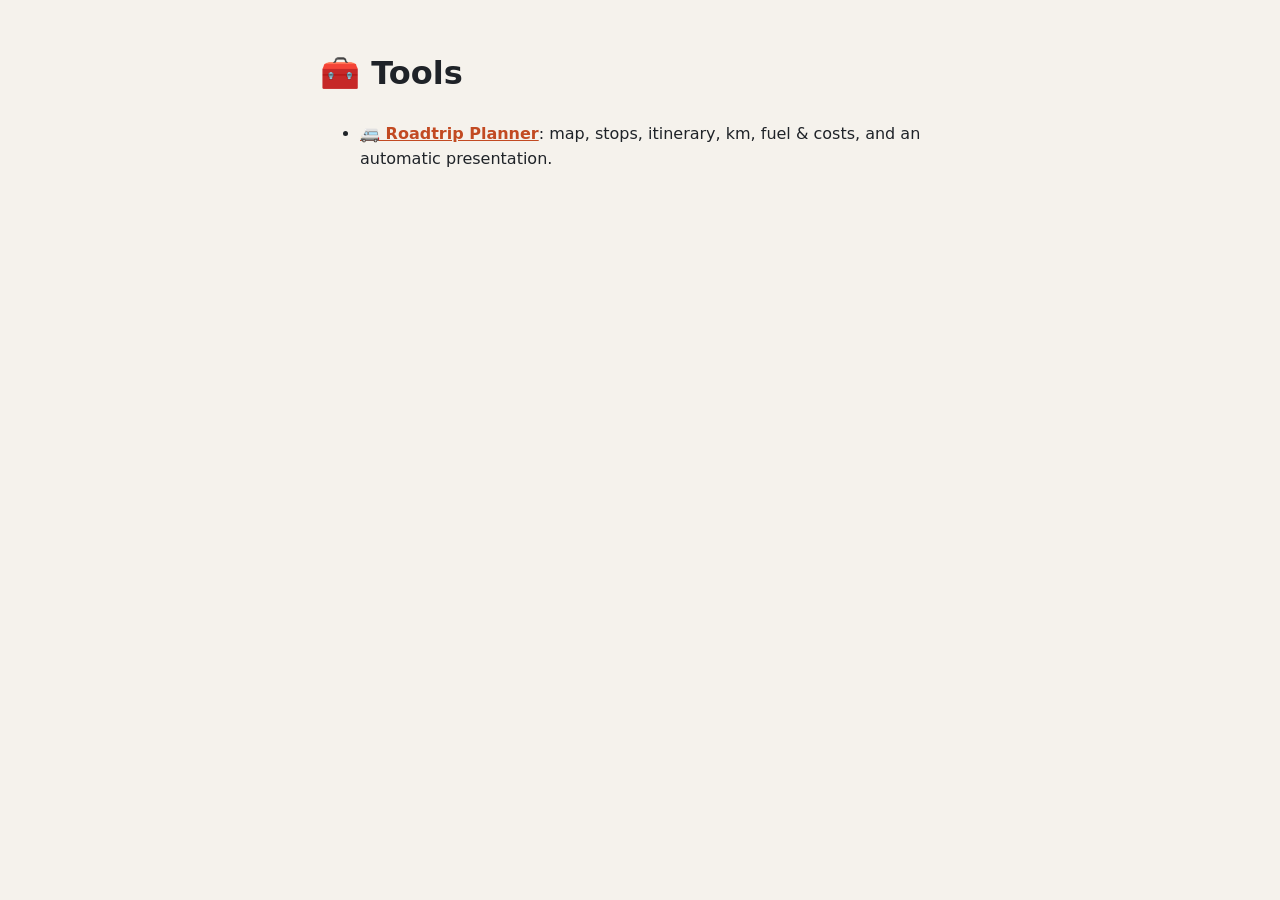
<file: index.html>
<!doctype html>
<html lang="en">
<head>
  <meta charset="utf-8">
  <meta name="viewport" content="width=device-width, initial-scale=1">
  <title>Tools</title>
  <style>
    body { font: 16px/1.6 system-ui, sans-serif; max-width: 640px; margin: 48px auto; padding: 0 16px; background: #f5f2ec; color: #1f2328; }
    @media (prefers-color-scheme: dark) { body { background: #121518; color: #e9e7e3; } a { color: #ff9a76; } }
    a { color: #c24a22; font-weight: 600; }
  </style>
</head>
<body>
  <h1>🧰 Tools</h1>
  <ul>
    <li><a href="roadtrip/">🚐 Roadtrip Planner</a>: map, stops, itinerary, km, fuel &amp; costs, and an automatic presentation.</li>
  </ul>
</body>
</html>
</file>
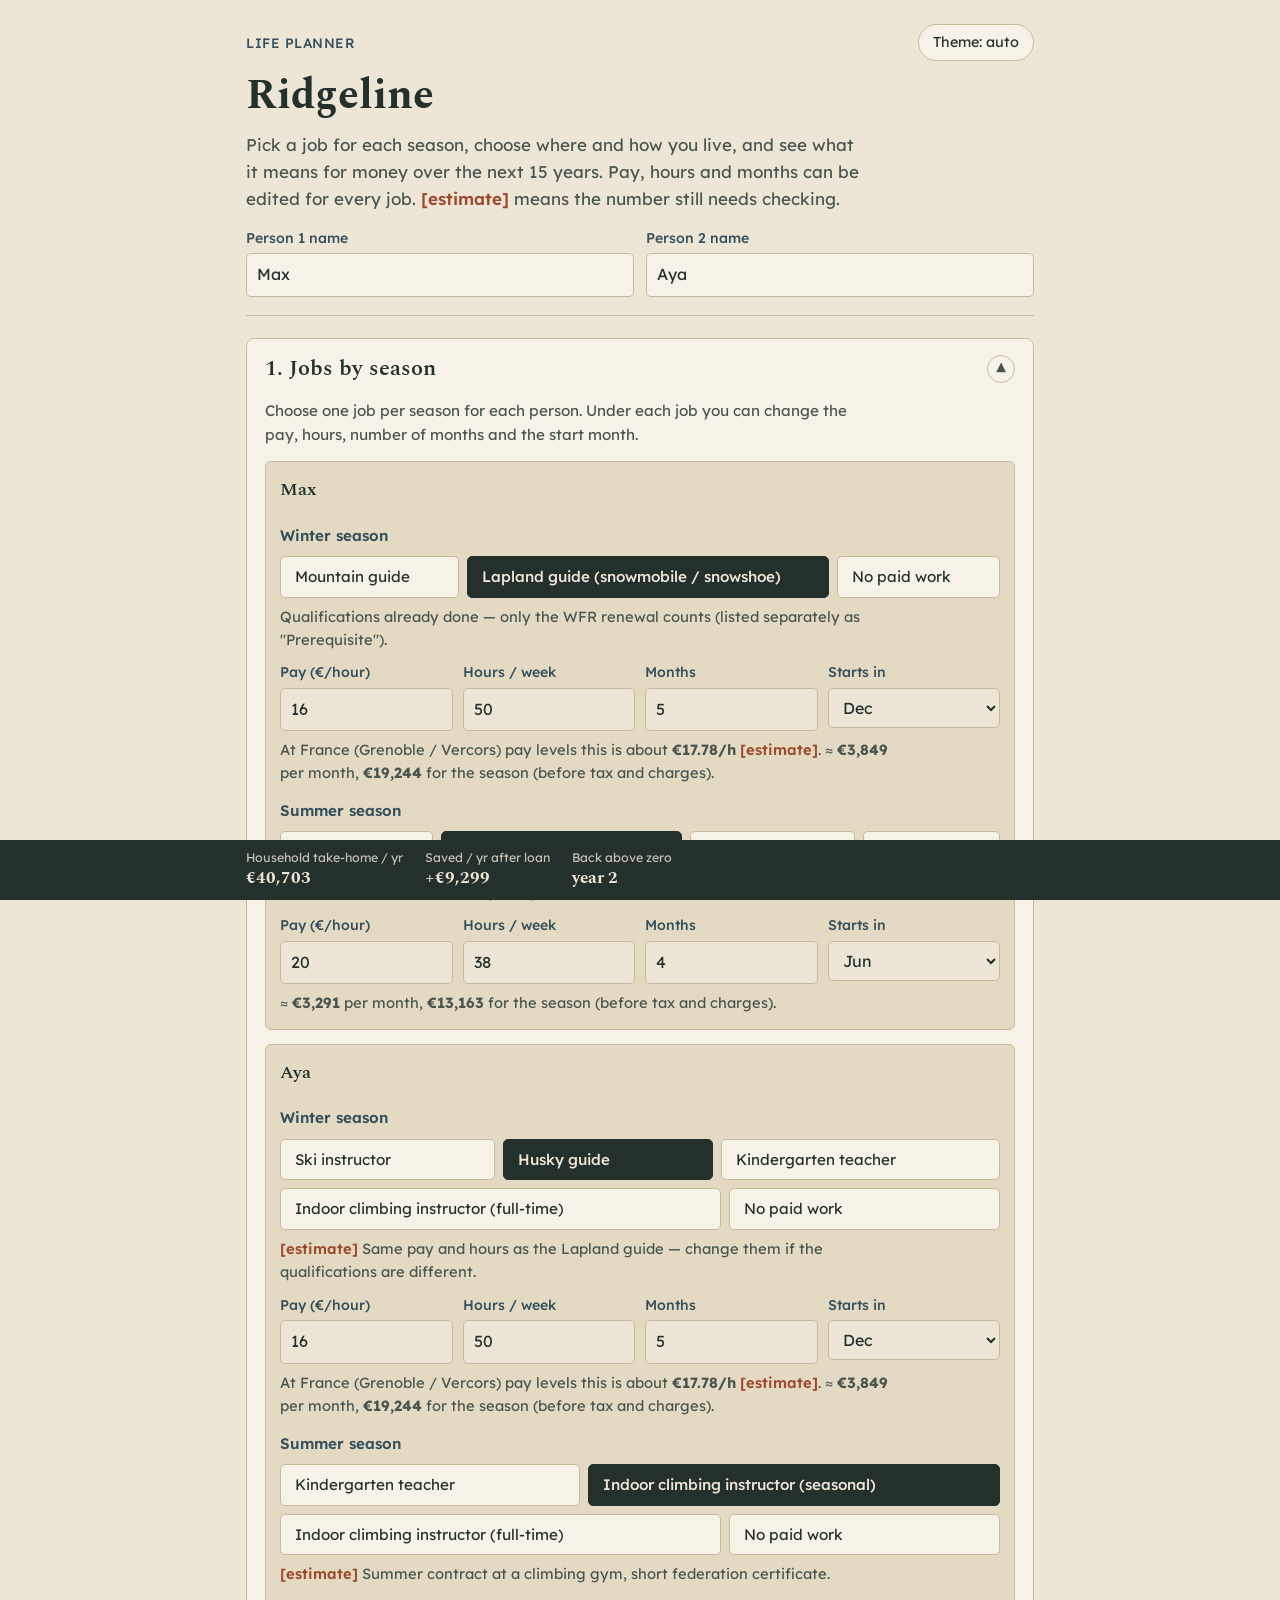
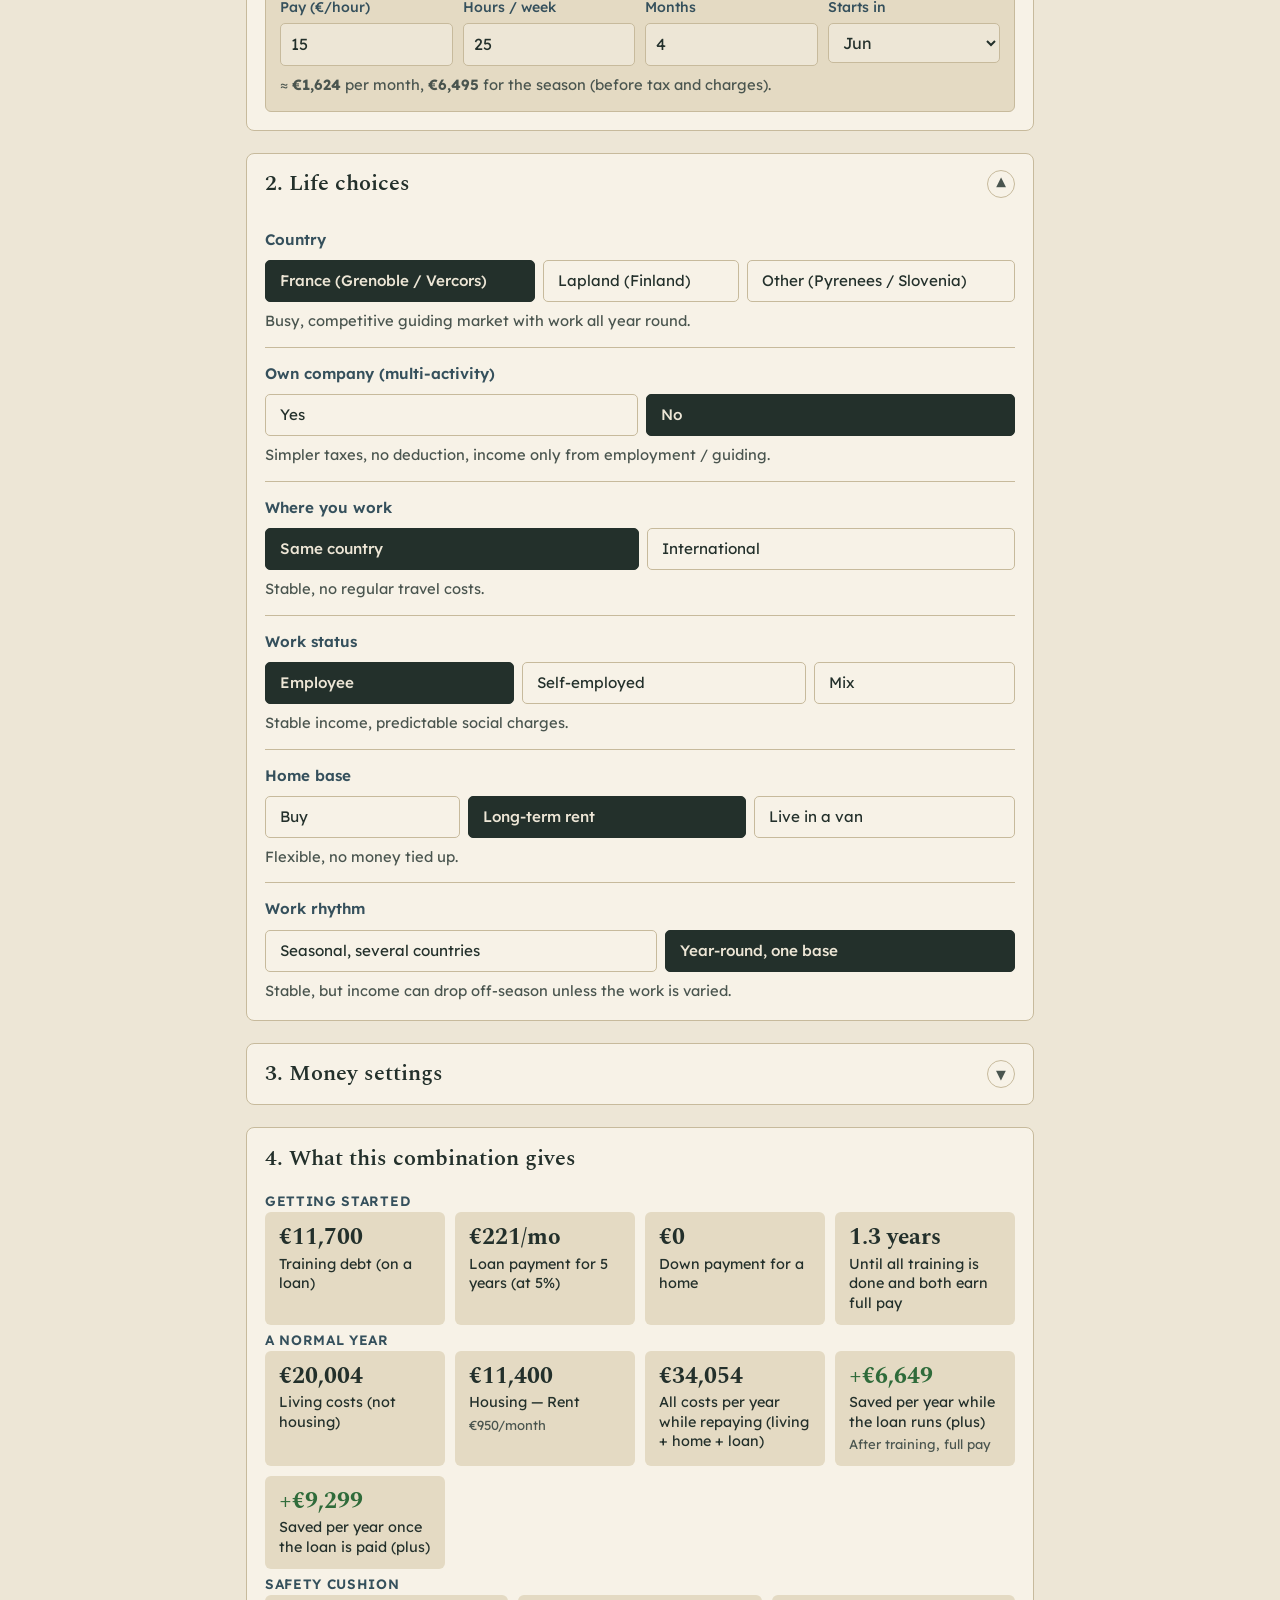
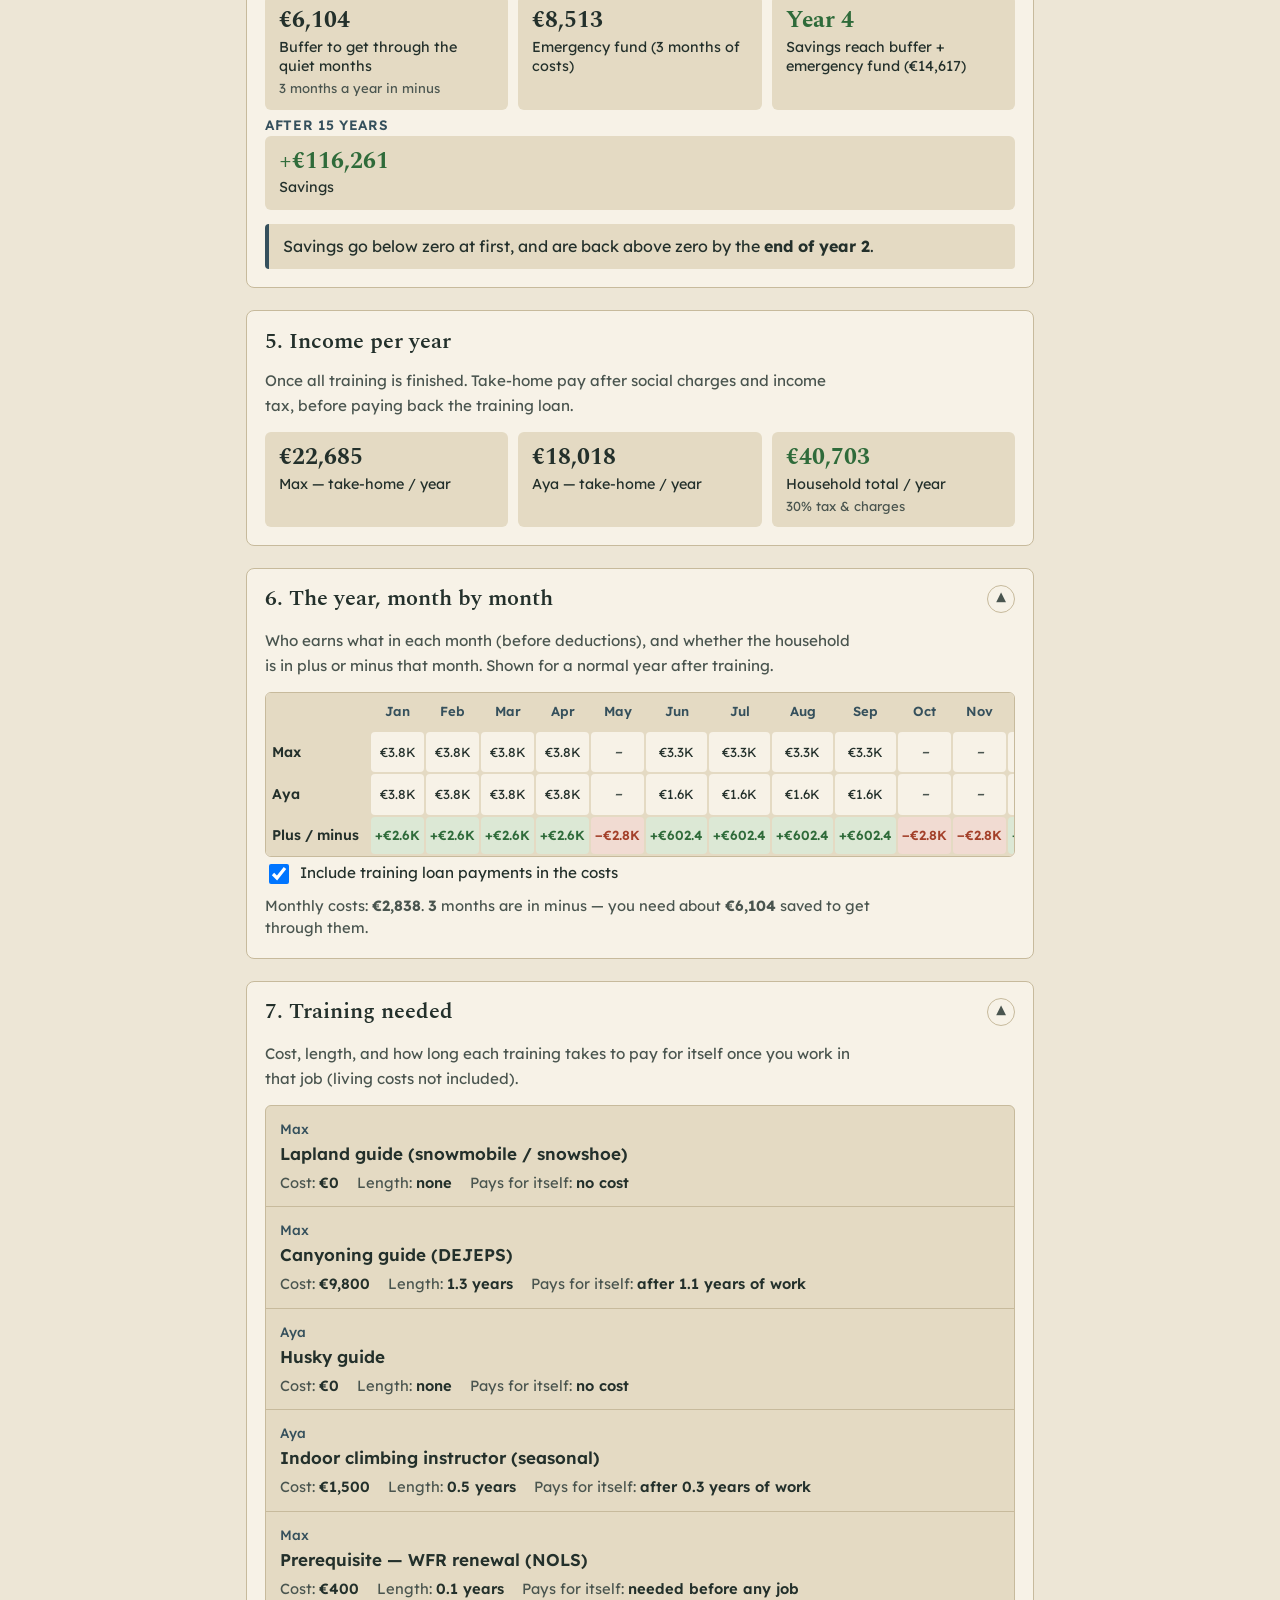
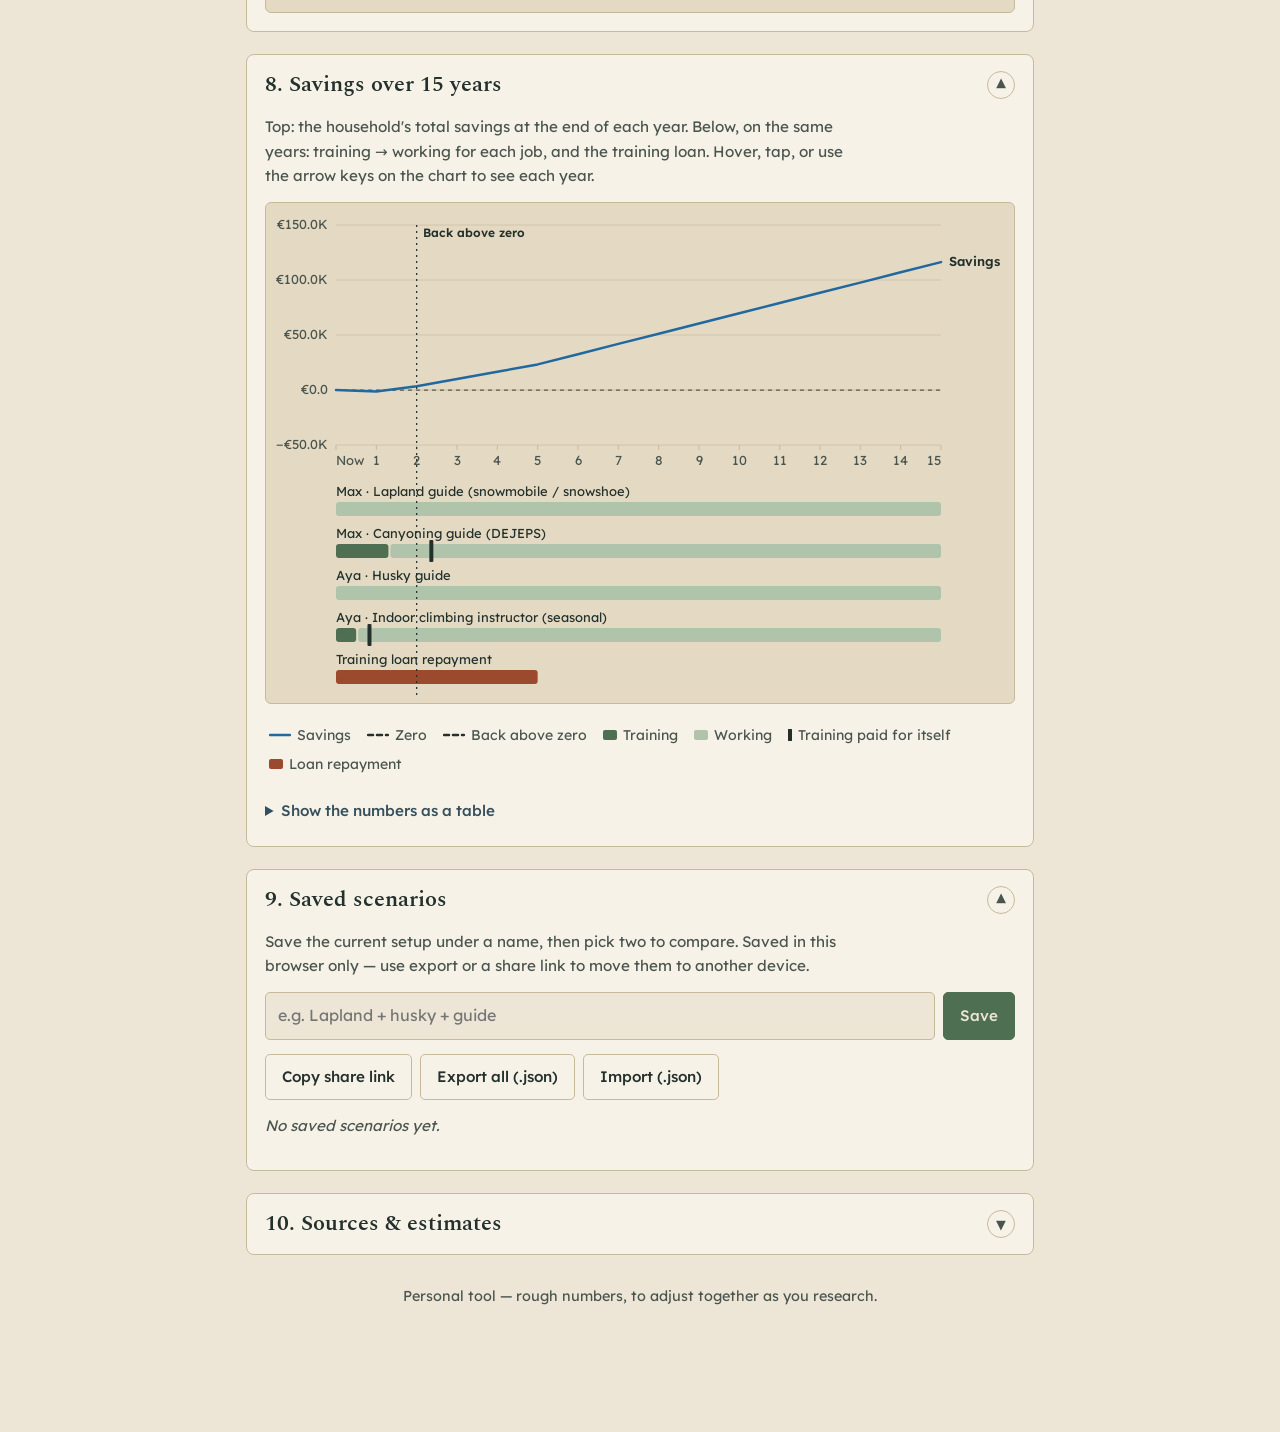
<file: life-planner/index.html>
<!DOCTYPE html>
<html lang="en">
<head>
<meta charset="UTF-8">
<meta name="viewport" content="width=device-width, initial-scale=1.0">
<title>Ridgeline Life Planner</title>
<link rel="preconnect" href="https://fonts.googleapis.com">
<link rel="preconnect" href="https://fonts.gstatic.com" crossorigin>
<link rel="stylesheet" href="https://fonts.googleapis.com/css2?family=Spectral:wght@500;600;700&family=Lexend:wght@300;400;500;600&display=swap">
<style>
:root{
  --bg:#EDE6D6; --surface:#F7F2E7; --surface-2:#E4DAC3; --ink:#23302B; --muted:#4A554F; --slate:#35505C;
  --line:#C7BA9C; --moss:#4F6F52; --moss-soft:#AFC4AB; --rust:#9C4A2E;
  --good:#2F6B3A; --bad:#A3402A; --good-soft:#DCE8D5; --bad-soft:#F1DBD2;
  --s1:#2268A0; --s2:#B8661A; --flag:#9C4A2E; --focus:#B8862E;
  --font-body:"Lexend","Segoe UI",system-ui,sans-serif;
  --font-display:"Spectral",Georgia,serif;
  color-scheme:light;
}
@media (prefers-color-scheme: dark){
  :root:not([data-theme="light"]){
    color-scheme:dark;
    --bg:#141917; --surface:#1C2320; --surface-2:#242D29; --ink:#E9E4D8; --muted:#AEB6AE; --slate:#A9C3CC;
    --line:#3A4540; --moss:#7FA57F; --moss-soft:#3F5A43; --rust:#E08A6D;
    --good:#8BCB91; --bad:#EE8F76; --good-soft:#1F3524; --bad-soft:#3D221B;
    --s1:#4A93D6; --s2:#C47624; --flag:#E6A07F; --focus:#D9A94E;
  }
}
:root[data-theme="dark"]{
  color-scheme:dark;
  --bg:#141917; --surface:#1C2320; --surface-2:#242D29; --ink:#E9E4D8; --muted:#AEB6AE; --slate:#A9C3CC;
  --line:#3A4540; --moss:#7FA57F; --moss-soft:#3F5A43; --rust:#E08A6D;
  --good:#8BCB91; --bad:#EE8F76; --good-soft:#1F3524; --bad-soft:#3D221B;
  --s1:#4A93D6; --s2:#C47624; --flag:#E6A07F; --focus:#D9A94E;
}
*{box-sizing:border-box}
[hidden]{display:none!important}
html{-webkit-text-size-adjust:100%}
body{margin:0;background:var(--bg);color:var(--ink);font-family:var(--font-body);font-size:17px;line-height:1.6;-webkit-font-smoothing:antialiased;padding-bottom:84px}
h1,h2,h3{font-family:var(--font-display);font-weight:600;margin:0;line-height:1.2;color:var(--ink)}
p{margin:0}
a{color:var(--slate)}
button,input,select{font:inherit;color:inherit}
button{cursor:pointer}
:focus-visible{outline:3px solid var(--focus);outline-offset:2px;border-radius:4px}
.sr-only{position:absolute;width:1px;height:1px;overflow:hidden;clip:rect(0 0 0 0);white-space:nowrap}

.wrap{max-width:820px;margin:0 auto;padding:24px 16px 40px;display:flex;flex-direction:column;gap:22px}

/* header */
header{border-bottom:1px solid var(--line);padding-bottom:18px;display:flex;flex-direction:column;gap:10px}
.top-row{display:flex;justify-content:space-between;align-items:center;gap:12px}
.eyebrow{font-size:.85rem;color:var(--slate);font-weight:500;letter-spacing:.04em;text-transform:uppercase}
header h1{font-size:clamp(2rem,6vw,2.6rem);font-weight:700}
.lead{color:var(--muted);max-width:62ch}
.theme-btn{border:1px solid var(--line);background:var(--surface);border-radius:999px;padding:6px 14px;font-size:.9rem;white-space:nowrap}
.names{display:flex;gap:12px;flex-wrap:wrap;margin-top:4px}
.names .field{flex:1 1 200px}

/* sections */
details.sec{background:var(--surface);border:1px solid var(--line);border-radius:8px}
details.sec>summary{list-style:none;cursor:pointer;padding:16px 18px;display:flex;align-items:center;justify-content:space-between;gap:12px}
details.sec>summary::-webkit-details-marker{display:none}
details.sec>summary h2{font-size:1.35rem}
details.sec>summary .chev{flex:none;width:28px;height:28px;border-radius:50%;border:1px solid var(--line);display:grid;place-items:center;transition:transform .2s;font-size:.8rem;color:var(--muted)}
details.sec[open]>summary .chev{transform:rotate(180deg)}
.sec-body{padding:0 18px 18px;display:flex;flex-direction:column;gap:14px}
.hint{font-size:.95rem;color:var(--muted);max-width:65ch}
.sub-title{font-family:var(--font-display);font-size:1.1rem;font-weight:600;margin-top:6px}

.person-block{border:1px solid var(--line);border-radius:6px;padding:14px;background:var(--surface-2)}
.person-block .who{font-family:var(--font-display);font-size:1.15rem;font-weight:600;margin-bottom:4px}
.axis{padding:14px 0;border-bottom:1px solid var(--line)}
.axis:last-child{border-bottom:none;padding-bottom:0}
.axis-label{font-size:.95rem;color:var(--slate);font-weight:600;margin-bottom:8px}
.seg{display:flex;flex-wrap:wrap;gap:8px}
.seg button{flex:1 1 auto;min-width:fit-content;padding:10px 14px;border:1px solid var(--line);background:var(--surface);border-radius:5px;font-size:.95rem;text-align:left;line-height:1.3;transition:background .15s,border-color .15s}
.seg button:hover{border-color:var(--slate)}
.seg button[aria-pressed="true"]{background:var(--ink);border-color:var(--ink);color:var(--bg);font-weight:500}
.note{font-size:.92rem;color:var(--muted);margin-top:8px;line-height:1.55;max-width:70ch}
.flag{color:var(--flag);font-weight:600}
.warn{font-size:.95rem;color:var(--bad);background:var(--bad-soft);border-radius:5px;padding:8px 12px;margin-top:10px;font-weight:500}
.warn::before{content:"⚠ ";}
.inputs-row{display:flex;gap:10px;margin-top:10px;flex-wrap:wrap}
.field{flex:1 1 120px;display:flex;flex-direction:column;gap:4px;font-size:.88rem;color:var(--slate);font-weight:500}
.field input,.field select{width:100%;padding:8px 10px;border:1px solid var(--line);border-radius:5px;background:var(--surface);font-size:16px;color:var(--ink);font-weight:400}
.person-block .field input,.person-block .field select{background:var(--bg)}
.link-btn{font-size:.9rem;color:var(--slate);text-decoration:underline;background:none;border:none;padding:0;margin-top:8px;text-align:left}
.check{display:flex;align-items:center;gap:8px;font-size:.95rem;margin-top:4px}
.check input{width:20px;height:20px}
.money-block{border-top:1px solid var(--line);padding-top:12px}
.money-block:first-child{border-top:none;padding-top:0}

/* results */
.card{background:var(--surface);border:1px solid var(--line);border-radius:8px;padding:18px;display:flex;flex-direction:column;gap:14px}
.card h2{font-size:1.35rem}
.group-title{font-size:.85rem;text-transform:uppercase;letter-spacing:.05em;color:var(--slate);font-weight:600;margin-top:4px}
.stat-grid{display:grid;grid-template-columns:repeat(auto-fit,minmax(145px,1fr));gap:10px}
.stat{background:var(--surface-2);border-radius:6px;padding:12px 14px}
.stat .num{font-family:var(--font-display);font-size:1.45rem;font-weight:700;line-height:1.15;font-variant-numeric:tabular-nums}
.stat.pos .num{color:var(--good)}
.stat.neg .num{color:var(--bad)}
.stat .lbl{font-size:.9rem;color:var(--ink);margin-top:4px;line-height:1.35}
.stat .sub{font-size:.82rem;color:var(--muted);margin-top:3px;line-height:1.4}
.callout{font-size:1rem;background:var(--surface-2);border-left:4px solid var(--slate);border-radius:4px;padding:10px 14px}

/* calendar */
.cal-scroll{overflow-x:auto;border:1px solid var(--line);border-radius:6px;background:var(--surface-2)}
table.cal{border-collapse:separate;border-spacing:2px;min-width:620px;width:100%;font-size:.82rem}
table.cal th{font-weight:600;color:var(--slate);padding:6px 4px;text-align:center}
table.cal th[scope="row"]{text-align:left;white-space:nowrap;padding-right:10px;font-size:.88rem;color:var(--ink)}
table.cal td{white-space:nowrap;text-align:center;padding:8px 4px;border-radius:4px;background:var(--surface);font-variant-numeric:tabular-nums;min-width:44px}
table.cal td.pos{background:var(--good-soft);color:var(--good);font-weight:600}
table.cal td.neg{background:var(--bad-soft);color:var(--bad);font-weight:600}
table.cal td.empty{color:var(--muted)}

/* trainings */
.formations{border:1px solid var(--line);border-radius:6px;overflow:hidden;background:var(--surface-2)}
.formation-row{padding:12px 14px;border-bottom:1px solid var(--line)}
.formation-row:last-child{border-bottom:none}
.formation-row .fname{font-weight:600}
.formation-row .fwho{font-size:.85rem;color:var(--slate);font-weight:500}
.formation-row .fmeta{display:flex;gap:6px 18px;flex-wrap:wrap;font-size:.92rem;color:var(--muted);margin-top:4px}
.formation-row .fmeta b{color:var(--ink);font-weight:600}
.empty{font-size:.95rem;color:var(--muted);font-style:italic;padding:12px 14px}

/* chart */
.chart-host{position:relative;border:1px solid var(--line);border-radius:6px;background:var(--surface-2);padding:10px 6px 4px}
.chart-host svg{display:block;touch-action:pan-y}
.chart-host svg:focus-visible{outline:3px solid var(--focus)}
.tip{position:absolute;pointer-events:none;background:var(--surface);color:var(--ink);border:1px solid var(--line);box-shadow:0 4px 14px rgba(0,0,0,.15);border-radius:6px;padding:8px 11px;font-size:.85rem;line-height:1.45;min-width:180px;z-index:3}
.tip b{font-weight:600}
.tip .row{display:flex;justify-content:space-between;gap:14px;font-variant-numeric:tabular-nums}
.tip .sw{display:inline-block;width:14px;height:3px;border-radius:2px;vertical-align:middle;margin-right:6px}
.legend{display:flex;flex-wrap:wrap;gap:6px 16px;font-size:.88rem;color:var(--muted);padding:6px 4px}
.legend span{display:inline-flex;align-items:center;gap:6px}
.legend svg{flex:none}
.data-table{width:100%;border-collapse:collapse;font-size:.9rem;font-variant-numeric:tabular-nums}
.data-table th,.data-table td{padding:6px 8px;border-bottom:1px solid var(--line);text-align:right}
.data-table th:first-child,.data-table td:first-child{text-align:left}
.data-table th{color:var(--slate);font-weight:600}
.table-scroll{overflow-x:auto}
details.inner>summary{cursor:pointer;color:var(--slate);font-size:.95rem;font-weight:500;padding:4px 0}

/* scenarios */
.save-row{display:flex;gap:8px;flex-wrap:wrap}
.save-row input{flex:1 1 220px;padding:10px 12px;border:1px solid var(--line);border-radius:5px;background:var(--bg);font-size:16px}
.btn{padding:10px 16px;border:1px solid var(--moss);background:var(--moss);color:var(--bg);border-radius:5px;font-size:.95rem;font-weight:500;display:inline-flex;align-items:center;gap:6px;cursor:pointer}
.btn.ghost{background:transparent;color:var(--ink);border-color:var(--line)}
.btn.ghost:hover{border-color:var(--slate)}
.tool-row{display:flex;gap:8px;flex-wrap:wrap}
.scenario-item{display:flex;align-items:center;justify-content:space-between;gap:10px;flex-wrap:wrap;padding:12px 14px;border:1px solid var(--line);border-radius:6px;background:var(--bg)}
.scenario-item.is-compared{border-color:var(--slate);box-shadow:inset 3px 0 0 var(--slate)}
.scenario-item .name{font-weight:600;word-break:break-word}
.scenario-item .meta{font-size:.85rem;color:var(--muted);margin-top:2px}
.scenario-item .actions{display:flex;gap:4px;flex-wrap:wrap}
.scenario-item .actions button{border:1px solid transparent;background:none;color:var(--slate);font-size:.9rem;padding:6px 8px;border-radius:4px;text-decoration:underline}
.scenario-item .actions button[aria-pressed="true"]{background:var(--slate);color:var(--bg);text-decoration:none}
.scenario-item .actions button.del{color:var(--bad)}
.compare-box{border:1px dashed var(--line);border-radius:6px;padding:14px;display:flex;flex-direction:column;gap:12px}

/* sources */
.src-group{display:flex;flex-direction:column;gap:8px}
.src-item{border-bottom:1px solid var(--line);padding:8px 0;font-size:.93rem}
.src-item:last-child{border-bottom:none}
.src-item .src-head{display:flex;gap:8px;align-items:baseline;flex-wrap:wrap}
.src-item .src-head b{font-weight:600}
.badge{font-size:.75rem;font-weight:600;border-radius:999px;padding:1px 9px;white-space:nowrap}
.badge.sourced{background:var(--good-soft);color:var(--good)}
.badge.estimate{background:var(--bad-soft);color:var(--bad)}
.src-item p{color:var(--muted);margin-top:2px}

/* notice + sticky bar */
.notice{position:fixed;left:50%;transform:translateX(-50%);bottom:92px;background:var(--ink);color:var(--bg);padding:10px 16px;border-radius:6px;font-size:.95rem;z-index:10;max-width:calc(100% - 32px);box-shadow:0 6px 18px rgba(0,0,0,.25)}
.sticky-bar{position:fixed;left:0;right:0;bottom:0;background:var(--ink);color:var(--bg);z-index:5}
.sticky-bar .inner{max-width:820px;margin:0 auto;padding:10px 16px;display:flex;gap:6px 22px;flex-wrap:wrap;font-size:.9rem;line-height:1.35}
.sticky-bar b{font-family:var(--font-display);font-size:1.05rem;font-weight:700;font-variant-numeric:tabular-nums}
.sticky-bar .k{opacity:.8;display:block;font-size:.78rem}

footer{font-size:.9rem;color:var(--muted);text-align:center;margin-top:8px}

@media (max-width:520px){
  body{font-size:16px}
  details.sec>summary,.card{padding-left:14px;padding-right:14px}
  .sec-body{padding:0 14px 14px}
  .stat .num{font-size:1.25rem}
  .sticky-bar .inner{display:grid;grid-template-columns:repeat(3,1fr);gap:8px;font-size:.8rem;padding:8px 12px}
  .sticky-bar .k{font-size:.72rem}
  .sticky-bar b{font-size:.95rem}
  body{padding-bottom:76px}
}
</style>
</head>
<body>
<div class="wrap">
  <header>
    <div class="top-row">
      <div class="eyebrow">Life planner</div>
      <button class="theme-btn" id="themeBtn" type="button" aria-label="Change colour theme">Theme: auto</button>
    </div>
    <h1>Ridgeline</h1>
    <p class="lead">Pick a job for each season, choose where and how you live, and see what it means for money over the next 15 years. Pay, hours and months can be edited for every job. <span class="flag">[estimate]</span> means the number still needs checking.</p>
    <div class="names">
      <label class="field">Person 1 name<input type="text" id="name-p1" maxlength="30" autocomplete="off"></label>
      <label class="field">Person 2 name<input type="text" id="name-p2" maxlength="30" autocomplete="off"></label>
    </div>
  </header>

  <details class="sec" open id="sec-jobs">
    <summary><h2>1. Jobs by season</h2><span class="chev" aria-hidden="true">▼</span></summary>
    <div class="sec-body">
      <p class="hint">Choose one job per season for each person. Under each job you can change the pay, hours, number of months and the start month.</p>
      <div class="person-block">
        <div class="who" data-name="p1"></div>
        <div id="slot-p1Winter"></div>
        <div id="slot-p1Summer"></div>
        <div id="warn-p1"></div>
      </div>
      <div class="person-block">
        <div class="who" data-name="p2"></div>
        <div id="slot-p2Winter"></div>
        <div id="slot-p2Summer"></div>
        <div id="warn-p2"></div>
      </div>
    </div>
  </details>

  <details class="sec" open id="sec-choices">
    <summary><h2>2. Life choices</h2><span class="chev" aria-hidden="true">▼</span></summary>
    <div class="sec-body"><div id="axes"></div></div>
  </details>

  <details class="sec" id="sec-money">
    <summary><h2>3. Money settings</h2><span class="chev" aria-hidden="true">▼</span></summary>
    <div class="sec-body" id="money"></div>
  </details>

  <section class="card" aria-labelledby="res-title">
    <h2 id="res-title">4. What this combination gives</h2>
    <div id="results"></div>
    <div class="callout" id="breakevenNote"></div>
  </section>

  <section class="card" aria-labelledby="inc-title">
    <h2 id="inc-title">5. Income per year</h2>
    <p class="hint">Once all training is finished. Take-home pay after social charges and income tax, before paying back the training loan.</p>
    <div class="stat-grid" id="incomeGrid"></div>
  </section>

  <details class="sec" open id="sec-cal">
    <summary><h2>6. The year, month by month</h2><span class="chev" aria-hidden="true">▼</span></summary>
    <div class="sec-body">
      <p class="hint">Who earns what in each month (before deductions), and whether the household is in plus or minus that month. Shown for a normal year after training.</p>
      <div id="calendar"></div>
    </div>
  </details>

  <details class="sec" open id="sec-train">
    <summary><h2>7. Training needed</h2><span class="chev" aria-hidden="true">▼</span></summary>
    <div class="sec-body">
      <p class="hint">Cost, length, and how long each training takes to pay for itself once you work in that job (living costs not included).</p>
      <div id="formations"></div>
    </div>
  </details>

  <details class="sec" open id="sec-chart">
    <summary><h2>8. Savings over 15 years</h2><span class="chev" aria-hidden="true">▼</span></summary>
    <div class="sec-body">
      <p class="hint">Top: the household's total savings at the end of each year. Below, on the same years: training → working for each job, and the training loan. Hover, tap, or use the arrow keys on the chart to see each year.</p>
      <div class="chart-host" id="mainChart"></div>
      <div class="legend" id="mainLegend"></div>
      <details class="inner"><summary>Show the numbers as a table</summary><div class="table-scroll" id="mainTable"></div></details>
    </div>
  </details>

  <details class="sec" open id="sec-scen">
    <summary><h2>9. Saved scenarios</h2><span class="chev" aria-hidden="true">▼</span></summary>
    <div class="sec-body">
      <p class="hint">Save the current setup under a name, then pick two to compare. Saved in this browser only — use export or a share link to move them to another device.</p>
      <div class="save-row">
        <label class="sr-only" for="scenarioName">Scenario name</label>
        <input type="text" id="scenarioName" placeholder="e.g. Lapland + husky + guide" maxlength="80">
        <button class="btn" id="saveBtn" type="button">Save</button>
      </div>
      <div class="tool-row">
        <button class="btn ghost" id="shareBtn" type="button">Copy share link</button>
        <button class="btn ghost" id="exportBtn" type="button">Export all (.json)</button>
        <label class="btn ghost">Import (.json)<input type="file" id="importInput" accept=".json,application/json" hidden></label>
      </div>
      <div id="scenarioList" style="display:flex;flex-direction:column;gap:8px"></div>
      <div id="compareArea"></div>
    </div>
  </details>

  <details class="sec" id="sec-src">
    <summary><h2>10. Sources &amp; estimates</h2><span class="chev" aria-hidden="true">▼</span></summary>
    <div class="sec-body">
      <p class="hint">Every number the planner uses, and whether it comes from a source or is a guess to check. Links go to the official websites to start checking from.</p>
      <div id="sources"></div>
    </div>
  </details>

  <footer>Personal tool — rough numbers, to adjust together as you research.</footer>
</div>

<div class="notice" id="notice" role="status" aria-live="polite" hidden></div>
<div class="sticky-bar" aria-label="Quick summary"><div class="inner" id="stickyBar"></div></div>

<script>
// ================= Data =================
const HORIZON = 15;              // years shown
const WEEKS_PER_MONTH = 4.33;    // 52 / 12
const VAN_MONTHLY = 300;
const COMPANY_DEDUCTION = 0.25;  // share of training cost saved through the company
const MONTHS = ['Jan','Feb','Mar','Apr','May','Jun','Jul','Aug','Sep','Oct','Nov','Dec'];
const SEASON_LABEL = { winter:'Winter season', summer:'Summer season' };
const SLOTS = [
  { key:'p1Winter', person:'p1', season:'winter' },
  { key:'p1Summer', person:'p1', season:'summer' },
  { key:'p2Winter', person:'p2', season:'winter' },
  { key:'p2Summer', person:'p2', season:'summer' }
];
const LINKS = {
  ffme:{ label:'FFME', url:'https://www.ffme.fr' },
  ensa:{ label:'ENSA', url:'https://www.ensa.sports.gouv.fr' },
  nols:{ label:'NOLS', url:'https://www.nols.edu' },
  vero:{ label:'Vero (Finnish Tax Administration)', url:'https://www.vero.fi/en/' },
  impots:{ label:'impots.gouv.fr', url:'https://www.impots.gouv.fr' },
  urssaf:{ label:'URSSAF', url:'https://www.urssaf.fr' }
};

// Pay level: 1 = France. A job's pay is scaled by (country pay level ÷ pay level of the job's home market).
const COUNTRIES = {
  france:  { label:'France (Grenoble / Vercors)', wage:1.0, housePrice:260000, rent:950, col:2300, tax:8,
             charges:{ employee:22, independent:38, mix:30 }, links:['impots','urssaf'],
             note:'Busy, competitive guiding market with work all year round.' },
  lapland: { label:'Lapland (Finland)', wage:0.9, housePrice:130000, rent:700, col:1900, tax:20,
             charges:{ employee:10, independent:25, mix:18 }, links:['vero'],
             note:'Very seasonal market (winter), less competition. [estimate] Pay level ~10% below France; lower social charges but higher income tax than France.' },
  other:   { label:'Other (Pyrenees / Slovenia)', wage:0.85, housePrice:160000, rent:750, col:1800, tax:10,
             charges:{ employee:22, independent:33, mix:27 }, links:[],
             note:'[estimate] Growing market, less public data. Pay level ~15% below France.' }
};

const ACTS = {
  p1: {
    mountain_guide: { label:'Mountain guide', home:'france', seasons:['winter','summer'], trainingCost:12500, trainingYears:3,
      defaults:{ winter:{rate:18,hours:45,months:5,start:12}, summer:{rate:18,hours:40,months:4,start:6} }, links:['ffme'],
      note:'[estimate] Based on FFME DEJEPS reference prices (€9,285–14,500). One diploma covers summer and winter, so it is counted once.' },
    canyoning: { label:'Canyoning guide (DEJEPS)', home:'france', seasons:['summer'], trainingCost:9800, trainingYears:1.3,
      defaults:{ summer:{rate:20,hours:38,months:4,start:6} }, links:['ffme'],
      note:'Cost from FFME DEJEPS Canyoning: €8,500–11,200. Summer job.' },
    via_ferrata: { label:'Via ferrata guide', home:'france', seasons:['summer'], trainingCost:5000, trainingYears:1,
      defaults:{ summer:{rate:17,hours:35,months:4,start:6} },
      note:'[estimate] Little public data; a lighter certificate.' },
    lapland_guide: { label:'Lapland guide (snowmobile / snowshoe)', home:'lapland', seasons:['winter'], trainingCost:0, trainingYears:0,
      defaults:{ winter:{rate:16,hours:50,months:5,start:12} },
      note:'Qualifications already done — only the WFR renewal counts (listed separately as "Prerequisite").' },
    rest: { label:'No paid work', seasons:['winter','summer'], trainingCost:0, trainingYears:0, defaults:{},
      note:'Off-season, training, or looking for work.' }
  },
  p2: {
    ski_instructor: { label:'Ski instructor', home:'france', seasons:['winter'], trainingCost:8500, trainingYears:3,
      defaults:{ winter:{rate:20,hours:30,months:4,start:12} }, links:['ensa'],
      note:'Cost from ENSA, DE Ski: €8,482. Season of 3–5 months.' },
    husky_guide: { label:'Husky guide', home:'lapland', seasons:['winter'], trainingCost:0, trainingYears:0,
      defaults:{ winter:{rate:16,hours:50,months:5,start:12} },
      note:'[estimate] Same pay and hours as the Lapland guide — change them if the qualifications are different.' },
    kindergarten: { label:'Kindergarten teacher', home:'france', seasons:['winter','summer'], trainingCost:3500, trainingYears:1.5,
      defaults:{ winter:{rate:14,hours:35,months:6,start:9}, summer:{rate:14,hours:35,months:2,start:3} },
      note:'[estimate] Getting a foreign diploma recognised; cost varies. School-year job (summer is mostly holidays).' },
    climbing_seasonal: { label:'Indoor climbing instructor (seasonal)', home:'france', seasons:['summer'], trainingCost:1500, trainingYears:0.5,
      defaults:{ summer:{rate:15,hours:25,months:4,start:6} },
      note:'[estimate] Summer contract at a climbing gym, short federation certificate.' },
    climbing_fulltime: { label:'Indoor climbing instructor (full-time)', home:'france', seasons:['winter','summer'], yearRound:true, trainingCost:2500, trainingYears:0.5,
      defaults:{ winter:{rate:15,hours:35,months:6,start:10}, summer:{rate:15,hours:35,months:6,start:4} },
      note:'[estimate] Year-round job at a gym — choose it for both seasons to show a continuous job.' },
    rest: { label:'No paid work', seasons:['winter','summer'], trainingCost:0, trainingYears:0, defaults:{},
      note:'Off-season, training, or looking for work.' }
  }
};
const WFR = { label:'Prerequisite — WFR renewal (NOLS)', person:'p1', cost:400, years:0.05, links:['nols'],
  note:'3-day course (24 h), $320–470 depending on the place. Needed as soon as Person 1 has any paid job.' };

const AXES = {
  country: { label:'Country' },  // options come from COUNTRIES
  company: { label:'Own company (multi-activity)', options:{
    yes:{ label:'Yes', setupCost:3000, income:12000, note:'[estimate] Training costs are tax-deductible (~25% corporate tax), which lowers the cost to finance. Extra income of €12,000/yr from year 2 — it depends a lot on how the business is run.' },
    no: { label:'No', setupCost:0, income:0, note:'Simpler taxes, no deduction, income only from employment / guiding.' }
  }},
  workZone: { label:'Where you work', options:{
    same:{ label:'Same country', income:0, cost:0, note:'Stable, no regular travel costs.' },
    intl:{ label:'International', income:3500, cost:4000, note:'[estimate] Seasonal jobs abroad: +€3,500 income and +€4,000 costs per year.' }
  }},
  status: { label:'Work status', options:{
    employee:{ label:'Employee', note:'Stable income, predictable social charges.' },
    independent:{ label:'Self-employed', note:'[estimate] Higher social charges, more freedom and more risk.' },
    mix:{ label:'Mix', note:'Combines both statuses depending on the job.' }
  }},
  housing: { label:'Home base', options:{
    buy: { label:'Buy', mode:'buy', note:'Price, down payment and mortgage are editable in Money settings. Builds up home value (shown as "wealth" in the chart).' },
    rent:{ label:'Long-term rent', mode:'rent', note:'Flexible, no money tied up.' },
    van: { label:'Live in a van', mode:'van', note:'Most freedom to move, ~€300/month upkeep, limited comfort.' }
  }},
  rhythm: { label:'Work rhythm', options:{
    seasonal:{ label:'Seasonal, several countries', income:4000, cost:3000, note:'[estimate] Summer + winter work combined: +€4,000 income and +€3,000 travel/logistics per year.' },
    fixed:   { label:'Year-round, one base', income:0, cost:0, note:'Stable, but income can drop off-season unless the work is varied.' }
  }}
};
AXES.country.options = COUNTRIES;

// ================= Helpers =================
const $ = id => document.getElementById(id);
const esc = s => String(s ?? '').replace(/[&<>"']/g, c => ({'&':'&amp;','<':'&lt;','>':'&gt;','"':'&quot;',"'":'&#39;'}[c]));
const clamp = (v,a,b) => Math.min(Math.max(v,a),b);
const num = v => { const n = parseFloat(v); return Number.isFinite(n) ? n : 0; };
const eur0 = new Intl.NumberFormat('en-IE',{ style:'currency', currency:'EUR', maximumFractionDigits:0 });
const eur2 = new Intl.NumberFormat('en-IE',{ style:'currency', currency:'EUR', minimumFractionDigits:2, maximumFractionDigits:2 });
const eurC = new Intl.NumberFormat('en-IE',{ style:'currency', currency:'EUR', notation:'compact', maximumFractionDigits:1 });
const fmt = n => eur0.format(Math.round(n)).replace('-','−');
const fmtC = n => eurC.format(n).replace('-','−');
const fmtSigned = n => (n>0.5?'+':'') + fmt(n);
const yrs = n => { const v = Math.round(n*10)/10; return `${v} year${v===1?'':'s'}`; };
const noteHtml = t => esc(t||'').replace('[estimate]','<span class="flag">[estimate]</span>');
const name = (sel, p) => (sel.names && sel.names[p] && sel.names[p].trim()) || (p==='p1'?'Person 1':'Person 2');

const store = (() => {
  const mem = {};
  return {
    get(k){ try { const v = localStorage.getItem(k); return v===null ? (mem[k] ?? null) : v; } catch(e){ return mem[k] ?? null; } },
    set(k,v){ mem[k]=v; try { localStorage.setItem(k,v); } catch(e){} }
  };
})();
const KEY_CURRENT='ridgeline.current.v1', KEY_SCEN='ridgeline.scenarios.v1', KEY_THEME='ridgeline.theme', KEY_MIGRATED='ridgeline.migrated.v1';

let noticeTimer;
function notify(msg){
  const n = $('notice'); n.textContent = msg; n.hidden = false;
  clearTimeout(noticeTimer); noticeTimer = setTimeout(()=>{ n.hidden = true; }, 3500);
}

// ================= Selection (state) =================
function defaultCfg(slot, id){
  const d = ACTS[slot.person][id] && ACTS[slot.person][id].defaults[slot.season];
  return d ? {...d} : null;
}
function applyAutoDefaults(sel){
  const c = COUNTRIES[sel.country];
  if(!sel.deductCustom){ sel.charges = c.charges[sel.status]; sel.tax = c.tax; }
  if(!sel.houseCustom){ sel.housePrice = c.housePrice; sel.downPayment = Math.round(c.housePrice*0.2); }
}
function defaultSelection(){
  const sel = {
    version:2, names:{ p1:'Max', p2:'Aya' },
    country:'france', company:'no', workZone:'same', status:'employee', housing:'rent', rhythm:'fixed',
    slots:{ p1Winter:{id:'lapland_guide'}, p1Summer:{id:'canyoning'}, p2Winter:{id:'husky_guide'}, p2Summer:{id:'climbing_seasonal'} },
    colMonthly:1667,
    charges:22, tax:8, deductCustom:false,
    housePrice:260000, downPayment:52000, houseCustom:false,
    mortgageRate:3.5, mortgageYears:20, ownerCosts:1, appreciation:1.5,
    loanRate:5, trainingIncome:30,
    startSavings:0, badEvery:0, badHit:30, efMonths:3, calIncludeLoan:true
  };
  SLOTS.forEach(s => sel.slots[s.key].cfg = defaultCfg(s, sel.slots[s.key].id));
  applyAutoDefaults(sel);
  return sel;
}
// Accepts anything (old French version, older saves, shared links) and returns a complete, valid selection.
const LEGACY_IDS = { guide_montagne:'mountain_guide', viaferrata:'via_ferrata', guide_laponie:'lapland_guide', repos:'rest' };
function normalize(raw){
  const out = defaultSelection();
  if(!raw || typeof raw!=='object') return out;
  const s = {...raw};
  if(s.maxHiver){ // first (French) version of this planner
    const map = { p1Winter:'maxHiver', p1Summer:'maxEte', p2Winter:'wifeHiver', p2Summer:'wifeEte' };
    s.slots = {};
    Object.entries(map).forEach(([k,old]) => { s.slots[k] = { id: LEGACY_IDS[s[old]] || s[old], cfg: s[old+'_cfg'] || null }; });
    if(s.status==='mixStatus') s.status='mix';
    if(s.apport!=null){ s.downPayment = s.apport; s.houseCustom = true; }
  }
  Object.keys(out).forEach(k => {
    if(k==='slots' || k==='names') return;
    if(s[k]!==undefined && typeof s[k]===typeof out[k] && (typeof s[k]!=='number' || Number.isFinite(s[k]))) out[k] = s[k];
  });
  Object.keys(AXES).forEach(a => { if(!AXES[a].options[out[a]]) out[a] = defaultSelection()[a]; });
  if(s.names && typeof s.names==='object') ['p1','p2'].forEach(p => { if(typeof s.names[p]==='string') out.names[p] = s.names[p].slice(0,30); });
  SLOTS.forEach(slot => {
    const src = (s.slots && s.slots[slot.key]) || {};
    const acts = ACTS[slot.person];
    let id = src.id;
    if(!acts[id] || !acts[id].seasons.includes(slot.season)) id = out.slots[slot.key].id;
    const def = defaultCfg(slot, id);
    let cfg = null;
    if(def){
      cfg = {...def};
      if(src.cfg && typeof src.cfg==='object') Object.keys(def).forEach(f => { const v = src.cfg[f]; if(typeof v==='number' && Number.isFinite(v)) cfg[f] = v; });
      cfg.start = clamp(Math.round(cfg.start)||1, 1, 12);
    }
    out.slots[slot.key] = { id, cfg };
  });
  applyAutoDefaults(out);
  return out;
}

// ================= Model =================
function pmt(P, annualPct, years){
  if(P<=0 || years<=0) return 0;
  const r = annualPct/100/12, n = years*12;
  return r===0 ? P/n : P*r/(1-Math.pow(1+r,-n));
}
function balanceAfter(P, annualPct, years, monthsPaid){
  if(P<=0 || years<=0) return 0;
  const n = years*12, k = Math.min(monthsPaid, n);
  if(k>=n) return 0;
  const r = annualPct/100/12;
  if(r===0) return P*(1-k/n);
  const p = pmt(P, annualPct, years);
  return P*Math.pow(1+r,k) - p*(Math.pow(1+r,k)-1)/r;
}
function monthFills(cfg){
  const f = new Array(12).fill(0);
  if(!cfg) return f;
  let left = clamp(cfg.months, 0, 24), m = ((Math.round(cfg.start)||1)-1+12)%12;
  while(left>0){ const part = Math.min(1,left); f[m] += part; left -= part; m = (m+1)%12; }
  return f;
}
// Share of a job's full pay earned in year index i (0 = first year) while its training lasts `trainingYears`.
function incomeFactor(trainingYears, i, trainShare){
  if(!(trainingYears>0)) return 1;
  const inTraining = clamp(trainingYears - i, 0, 1);
  return inTraining*trainShare + (1-inTraining);
}

function computeScenario(sel){
  const country = COUNTRIES[sel.country];
  const comp = AXES.company.options[sel.company], zone = AXES.workZone.options[sel.workZone];
  const rhy = AXES.rhythm.options[sel.rhythm], house = AXES.housing.options[sel.housing];
  const deductPct = Math.max(0, sel.charges) + Math.max(0, sel.tax);
  const keep = Math.max(0, 1 - deductPct/100);
  const trainShare = clamp(sel.trainingIncome, 0, 100)/100;

  const slots = SLOTS.map(slot => {
    const { id, cfg } = sel.slots[slot.key];
    const act = ACTS[slot.person][id];
    const factor = act.home ? country.wage / COUNTRIES[act.home].wage : 1;
    const rate = cfg ? cfg.rate*factor : 0;
    const monthly = cfg ? rate*cfg.hours*WEEKS_PER_MONTH : 0;
    return { ...slot, id, act, cfg, factor, rate, monthly, annual: cfg ? monthly*cfg.months : 0, fills: monthFills(cfg) };
  });

  // Training (one entry per person + job, even when a job covers both seasons)
  const deduction = sel.company==='yes' ? COMPANY_DEDUCTION : 0;
  const byKey = {};
  slots.forEach(s => {
    if(s.id==='rest') return;
    const k = s.person+':'+s.id;
    if(!byKey[k]) byKey[k] = { key:k, id:s.id, label:s.act.label, person:s.person, trainingCost:s.act.trainingCost, trainingYears:s.act.trainingYears, income:0 };
    byKey[k].income += s.annual;
  });
  const formations = Object.values(byKey);
  if(slots.some(s => s.person===WFR.person && s.id!=='rest'))
    formations.push({ key:'wfr', label:WFR.label, person:WFR.person, trainingCost:WFR.cost, trainingYears:WFR.years, income:0, isPrereq:true });
  const grossTraining = formations.reduce((a,f)=>a+f.trainingCost, 0);
  const netTraining = grossTraining*(1-deduction);
  const totalDebt = netTraining + comp.setupCost;
  const yearsToFull = Math.max(0, ...formations.filter(f=>!f.isPrereq).map(f=>f.trainingYears));
  const repaymentYears = totalDebt>0 ? Math.max(5, Math.ceil(yearsToFull)) : 0;
  const loanMonthly = pmt(totalDebt, sel.loanRate, repaymentYears);
  const loanAnnual = loanMonthly*12;

  // Housing
  let downPayment = 0, principal = 0, housingMonthly = 0, ownerCost = 0, housingLabel;
  if(house.mode==='buy'){
    downPayment = clamp(sel.downPayment, 0, Math.max(0, sel.housePrice));
    principal = Math.max(sel.housePrice - downPayment, 0);
    housingMonthly = pmt(principal, sel.mortgageRate, sel.mortgageYears);
    ownerCost = Math.max(0, sel.housePrice)*Math.max(0, sel.ownerCosts)/100;
    housingLabel = 'Mortgage payment';
  } else if(house.mode==='rent'){
    housingMonthly = country.rent; housingLabel = 'Rent';
  } else {
    housingMonthly = VAN_MONTHLY; housingLabel = 'Van upkeep';
  }
  const equityAt = t => house.mode!=='buy' ? 0 :
    sel.housePrice*Math.pow(1+sel.appreciation/100, t) - balanceAfter(principal, sel.mortgageRate, sel.mortgageYears, t*12);

  const livingAnnual = Math.max(0, sel.colMonthly)*12;
  const extraCosts = zone.cost + rhy.cost;
  const sharedFull = comp.income + zone.income + rhy.income;
  const costsAnnual = livingAnnual + housingMonthly*12 + ownerCost + extraCosts; // a normal year (mortgage still running)

  // Year-by-year
  const points = [];
  let cash = sel.startSavings - downPayment;
  points.push({ t:0, cash, wealth: cash + equityAt(0), income:0, costs:0, bad:false });
  for(let t=1; t<=HORIZON; t++){
    const i = t-1;
    const jobs = slots.reduce((a,s) => a + s.annual*incomeFactor(s.act.trainingYears, i, trainShare), 0);
    const shared = zone.income + rhy.income + (t>=2 ? comp.income : 0);
    const bad = sel.badEvery>0 && t % sel.badEvery===0;
    const gross = (jobs + shared)*(bad ? 1 - clamp(sel.badHit,0,100)/100 : 1);
    const income = gross*keep;
    const housingYear = house.mode==='buy'
      ? (t <= sel.mortgageYears ? housingMonthly*12 : 0) + ownerCost
      : housingMonthly*12;
    const loan = t<=repaymentYears ? loanAnnual : 0;
    const costs = livingAnnual + housingYear + extraCosts + loan;
    cash += income - costs;
    points.push({ t, cash, wealth: cash + equityAt(t), income, costs, bad, loan });
  }
  const firstNeg = points.findIndex(p => p.cash < 0);
  const breakeven = firstNeg===-1 ? 0 : points.findIndex((p,idx) => idx>firstNeg && p.cash>=0); // 0 = never below zero, -1 = not within 15 years

  // Normal year after training
  const grossFull = slots.reduce((a,s)=>a+s.annual, 0) + sharedFull;
  const netFull = grossFull*keep;
  const personGross = p => slots.filter(s=>s.person===p).reduce((a,s)=>a+s.annual, 0);
  const p1Net = personGross('p1')*keep, p2Net = personGross('p2')*keep, sharedNet = sharedFull*keep;
  const savingsWithLoan = netFull - costsAnnual - loanAnnual;
  const savingsAfterLoan = netFull - costsAnnual;

  // Month by month
  const monthlyCosts = costsAnnual/12 + (sel.calIncludeLoan ? loanMonthly : 0);
  const months = MONTHS.map((m, idx) => {
    const per = p => slots.filter(s=>s.person===p).reduce((a,s)=>a + s.monthly*s.fills[idx], 0);
    const p1 = per('p1'), p2 = per('p2');
    const net = (p1 + p2 + sharedFull/12)*keep;
    return { m, p1, p2, net, balance: net - monthlyCosts,
      jobs: slots.filter(s=>s.fills[idx]>0).map(s=>({ person:s.person, label:s.act.label, part:s.fills[idx] })) };
  });
  let cum = 0, peak = 0, buffer = 0;
  for(let k=0; k<24; k++){ cum += months[k%12].balance; peak = Math.max(peak, cum); buffer = Math.max(buffer, peak - cum); }
  const leanMonths = months.filter(x => x.balance < 0).length;
  const efTarget = Math.max(0, sel.efMonths)*(costsAnnual/12 + loanMonthly);
  const cushion = efTarget + buffer;
  const cushionYear = points.findIndex(p => p.cash >= cushion);

  // Warnings per person
  const warnings = { p1:[], p2:[] };
  ['p1','p2'].forEach(p => {
    const ps = slots.filter(s => s.person===p);
    const over = MONTHS.filter((m,idx) => ps.reduce((a,s)=>a+s.fills[idx],0) > 1.001);
    if(over.length) warnings[p].push(`The winter and summer jobs overlap in ${over.join(', ')}. Change the months or start months so one person is not counted twice.`);
    ps.forEach(s => {
      if(s.act.yearRound && ps.some(o => o.key!==s.key && o.id!==s.id))
        warnings[p].push(`"${s.act.label}" is a year-round job — choose it for both winter and summer, otherwise the income is too low.`);
    });
  });
  if(deductPct >= 100) warnings.p1.push('Social charges + income tax add up to 100% or more, so take-home pay is zero. Check Money settings.');

  // Payback per training
  formations.forEach(f => {
    const netCost = f.trainingCost*(1-deduction);
    const netInc = f.income*keep;
    f.netCost = netCost;
    f.paybackYears = f.isPrereq ? null : (netCost===0 ? 0 : (netInc>0 ? netCost/netInc : Infinity));
    f.paybackAt = (f.paybackYears===null || f.paybackYears===Infinity) ? null : f.trainingYears + f.paybackYears;
  });

  return {
    keep, deductPct, slots, formations, deduction, grossTraining, netTraining, totalDebt, yearsToFull,
    repaymentYears, loanMonthly, loanAnnual, downPayment, housingMonthly, housingLabel, ownerCost,
    livingAnnual, extraCosts, costsAnnual, points, breakeven,
    grossFull, netFull, p1Net, p2Net, sharedNet, savingsWithLoan, savingsAfterLoan,
    months, monthlyCosts, buffer, leanMonths, efTarget, cushion, cushionYear, warnings,
    isBuy: house.mode==='buy'
  };
}

// ================= Rendering: inputs =================
let selection;

function segButtons(options, current){
  return Object.keys(options).map(k =>
    `<button type="button" data-v="${k}" aria-pressed="${k===current}">${esc(options[k].label)}</button>`).join('');
}
function numField(label, attrs, value, step, extra=''){
  return `<label class="field">${label}<input type="number" inputmode="decimal" min="0" step="${step}" value="${value}" ${attrs}>${extra}</label>`;
}

function renderSlot(slot){
  const el = $('slot-'+slot.key);
  const acts = ACTS[slot.person];
  const cur = selection.slots[slot.key];
  const act = acts[cur.id];
  const opts = Object.fromEntries(Object.entries(acts).filter(([k,a]) => a.seasons.includes(slot.season)));
  const cfg = cur.cfg;
  el.innerHTML = `
    <div class="axis">
      <div class="axis-label">${SEASON_LABEL[slot.season]}</div>
      <div class="seg" role="group" aria-label="${SEASON_LABEL[slot.season]}">${segButtons(opts, cur.id)}</div>
      <p class="note">${noteHtml(act.note)}</p>
      ${cfg ? `
      <div class="inputs-row">
        ${numField('Pay (€/hour)', 'data-f="rate"', cfg.rate, 0.5)}
        ${numField('Hours / week', 'data-f="hours"', cfg.hours, 1)}
        ${numField('Months', 'data-f="months"', cfg.months, 0.5)}
        <label class="field">Starts in<select data-f="start">${MONTHS.map((m,i)=>`<option value="${i+1}"${cfg.start===i+1?' selected':''}>${m}</option>`).join('')}</select></label>
      </div>
      <p class="note" data-eff="${slot.key}"></p>` : ''}
    </div>`;
  el.querySelectorAll('.seg button').forEach(b => b.onclick = () => {
    selection.slots[slot.key] = { id:b.dataset.v, cfg: defaultCfg(slot, b.dataset.v) };
    renderAll();
  });
  el.querySelectorAll('[data-f]').forEach(inp => {
    const ev = inp.tagName==='SELECT' ? 'onchange' : 'oninput';
    inp[ev] = () => { selection.slots[slot.key].cfg[inp.dataset.f] = num(inp.value); computeAndRender(); };
  });
}

function renderAxes(){
  const c = $('axes');
  c.innerHTML = Object.keys(AXES).map(k => {
    const axis = AXES[k], opt = axis.options[selection[k]];
    return `<div class="axis">
      <div class="axis-label">${axis.label}</div>
      <div class="seg" role="group" aria-label="${esc(axis.label)}" data-axis="${k}">${segButtons(axis.options, selection[k])}</div>
      <p class="note">${noteHtml(opt.note)}</p>
    </div>`;
  }).join('');
  c.querySelectorAll('.seg').forEach(seg => seg.querySelectorAll('button').forEach(b => b.onclick = () => {
    selection[seg.dataset.axis] = b.dataset.v;
    applyAutoDefaults(selection);
    renderAll();
  }));
}

function renderMoney(){
  const s = selection, c = COUNTRIES[s.country], statusLabel = AXES.status.options[s.status].label;
  const housing = AXES.housing.options[s.housing].mode;
  $('money').innerHTML = `
    <div class="money-block">
      <div class="sub-title">Everyday living</div>
      <p class="note">Food, transport, insurance, daily life — for both of you, not including housing. Default is from your real life now (~€20,000/yr for two).</p>
      <div class="inputs-row">${numField('Living costs (€/month, for two)', 'data-k="colMonthly"', s.colMonthly, 50)}</div>
      <button class="link-btn" type="button" data-action="colCountry">Use the ${esc(c.label)} estimate instead: ${fmt(c.col)}/month [estimate]</button>
    </div>
    <div class="money-block">
      <div class="sub-title">Tax &amp; social charges</div>
      <p class="note">Taken from all income. ${s.deductCustom ? '<b>You changed these by hand</b> — they no longer follow the country and work status.' : `Following the <b>${esc(c.label)}</b> + <b>${esc(statusLabel)}</b> estimate. <span class="flag">[estimate]</span>`}</p>
      <div class="inputs-row">
        ${numField('Social charges (%)', 'data-k="charges" data-group="deduct"', s.charges, 1)}
        ${numField('Income tax (%)', 'data-k="tax" data-group="deduct"', s.tax, 1)}
      </div>
      ${s.deductCustom ? `<button class="link-btn" type="button" data-action="resetDeduct">Reset to the ${esc(c.label)} + ${esc(statusLabel)} estimate</button>` : ''}
    </div>
    <div class="money-block">
      <div class="sub-title">Home</div>
      ${housing==='buy' ? `
        <p class="note">${s.houseCustom ? '<b>You changed the price by hand</b> — it no longer follows the country.' : `Following the <b>${esc(c.label)}</b> price. <span class="flag">[estimate]</span>`}</p>
        <div class="inputs-row">
          ${numField('House price (€)', 'data-k="housePrice" data-group="house"', s.housePrice, 1000)}
          ${numField('Down payment (€)', 'data-k="downPayment" data-group="house"', s.downPayment, 500)}
        </div>
        <div class="inputs-row">
          ${numField('Mortgage rate (%/yr)', 'data-k="mortgageRate"', s.mortgageRate, 0.1)}
          ${numField('Mortgage length (years)', 'data-k="mortgageYears"', s.mortgageYears, 1)}
        </div>
        <div class="inputs-row">
          ${numField('Owner costs (% of price/yr)', 'data-k="ownerCosts"', s.ownerCosts, 0.1)}
          ${numField('Home value growth (%/yr)', 'data-k="appreciation"', s.appreciation, 0.1)}
        </div>
        <p class="note">Owner costs = repairs, property tax, insurance. <span class="flag">[estimate]</span> ~1% of the price per year.</p>
        ${s.houseCustom ? `<button class="link-btn" type="button" data-action="resetHouse">Reset to the ${esc(c.label)} price (${fmt(c.housePrice)}, 20% down)</button>` : ''}
      ` : `<p class="note">${housing==='rent' ? `Rent in ${esc(c.label)}: <b>${fmt(c.rent)}/month</b> <span class="flag">[estimate]</span>.` : `Van upkeep: <b>${fmt(VAN_MONTHLY)}/month</b> <span class="flag">[estimate]</span>.`} Choose "Buy" in Life choices to see house price and mortgage settings.</p>`}
    </div>
    <div class="money-block">
      <div class="sub-title">Training loan</div>
      <p class="note">All training is paid with a loan, repaid over at least 5 years (longer if training takes longer). While a job's training is running, that job earns only part of its pay (e.g. work-study).</p>
      <div class="inputs-row">
        ${numField('Loan interest (%/yr)', 'data-k="loanRate"', s.loanRate, 0.1)}
        ${numField('Pay while training (% of full pay)', 'data-k="trainingIncome"', s.trainingIncome, 5)}
      </div>
    </div>
    <div class="money-block">
      <div class="sub-title">Safety margin</div>
      <p class="note">Seasonal work is not steady. Test what happens with a bad season now and then (injury, no snow, fewer bookings).</p>
      <div class="inputs-row">
        ${numField('Savings you start with (€)', 'data-k="startSavings"', s.startSavings, 500)}
        <label class="field">Bad season
          <select data-k="badEvery">
            ${[[0,'Never'],[2,'Every 2 years'],[3,'Every 3 years'],[4,'Every 4 years'],[5,'Every 5 years'],[7,'Every 7 years']].map(([v,l])=>`<option value="${v}"${s.badEvery===v?' selected':''}>${l}</option>`).join('')}
          </select>
        </label>
        ${numField('Income lost in a bad season (%)', 'data-k="badHit"', s.badHit, 5)}
        ${numField('Emergency fund (months of costs)', 'data-k="efMonths"', s.efMonths, 1)}
      </div>
    </div>`;
  $('money').querySelectorAll('[data-k]').forEach(inp => {
    const ev = inp.tagName==='SELECT' ? 'onchange' : 'oninput';
    inp[ev] = () => {
      selection[inp.dataset.k] = num(inp.value);
      if(inp.dataset.group==='deduct' && !selection.deductCustom){ selection.deductCustom = true; }
      if(inp.dataset.group==='house' && !selection.houseCustom){ selection.houseCustom = true; }
      computeAndRender();
    };
    // re-render once editing is done so the "changed by hand" text and reset links appear
    if(inp.dataset.group) inp.onchange = () => renderMoney();
  });
  $('money').querySelectorAll('[data-action]').forEach(b => b.onclick = () => {
    const a = b.dataset.action;
    if(a==='colCountry'){ selection.colMonthly = COUNTRIES[selection.country].col; }
    if(a==='resetDeduct'){ selection.deductCustom = false; applyAutoDefaults(selection); }
    if(a==='resetHouse'){ selection.houseCustom = false; applyAutoDefaults(selection); }
    renderMoney(); computeAndRender();
  });
}

function renderNames(){
  ['p1','p2'].forEach(p => {
    const inp = $('name-'+p);
    if(document.activeElement!==inp) inp.value = selection.names[p];
    document.querySelectorAll(`[data-name="${p}"]`).forEach(el => el.textContent = name(selection, p));
  });
}

function renderAll(){
  renderNames();
  SLOTS.forEach(renderSlot);
  renderAxes();
  renderMoney();
  computeAndRender();
}

// ================= Rendering: results =================
function stat(value, label, sub='', tone=''){
  return `<div class="stat ${tone}"><div class="num">${value}</div><div class="lbl">${label}</div>${sub ? `<div class="sub">${sub}</div>` : ''}</div>`;
}
const tone = n => n>=0 ? 'pos' : 'neg';

function breakevenText(r){
  if(r.breakeven===0) return 'Savings never go below zero with these numbers. 🎉';
  if(r.breakeven===-1) return '<span class="flag">Savings do not get back above zero within 15 years</span> with these numbers.';
  return `Savings go below zero at first, and are back above zero by the <b>end of year ${r.breakeven}</b>.`;
}

function computeAndRender(){
  const r = computeScenario(selection);
  const s = selection;

  // effective pay notes under each job
  r.slots.forEach(sl => {
    const el = document.querySelector(`[data-eff="${sl.key}"]`);
    if(!el || !sl.cfg) return;
    const local = Math.abs(sl.factor-1) > 0.001
      ? `At ${esc(COUNTRIES[s.country].label)} pay levels this is about <b>${eur2.format(sl.rate)}/h</b> <span class="flag">[estimate]</span>. `
      : '';
    el.innerHTML = `${local}≈ <b>${fmt(sl.monthly)}</b> per month, <b>${fmt(sl.annual)}</b> for the season (before tax and charges).`;
  });
  ['p1','p2'].forEach(p => {
    $('warn-'+p).innerHTML = r.warnings[p].map(w => `<div class="warn">${esc(w)}</div>`).join('');
  });

  // results
  const deductSub = r.deduction>0 ? `Before tax deduction ${fmt(r.grossTraining)} → after ~25%: ${fmt(r.netTraining)}` : '';
  const loanLbl = r.totalDebt>0 ? `Loan payment for ${r.repaymentYears} years (at ${s.loanRate}%)` : 'Loan payment (no loan needed)';
  const last = r.points[HORIZON];
  $('results').innerHTML = `
    <div class="group-title">Getting started</div>
    <div class="stat-grid">
      ${stat(fmt(r.totalDebt), 'Training debt (on a loan)', deductSub)}
      ${stat(r.totalDebt>0 ? fmt(r.loanMonthly)+'/mo' : '—', loanLbl)}
      ${stat(fmt(r.downPayment), 'Down payment for a home')}
      ${stat(yrs(r.yearsToFull), 'Until all training is done and both earn full pay')}
    </div>
    <div class="group-title">A normal year</div>
    <div class="stat-grid">
      ${stat(fmt(r.livingAnnual), 'Living costs (not housing)')}
      ${stat(fmt(r.housingMonthly*12 + r.ownerCost), `Housing — ${r.housingLabel}`, `${fmt(r.housingMonthly)}/month${r.ownerCost ? ` + ${fmt(r.ownerCost)}/yr owner costs` : ''}`)}
      ${stat(fmt(r.costsAnnual + r.loanAnnual), 'All costs per year while repaying (living + home + loan' + (r.extraCosts ? ' + travel' : '') + ')')}
      ${stat(fmtSigned(r.savingsWithLoan), `Saved per year while the loan runs ${r.savingsWithLoan>=0?'(plus)':'(minus)'}`, 'After training, full pay', tone(r.savingsWithLoan))}
      ${stat(fmtSigned(r.savingsAfterLoan), `Saved per year once the loan is paid ${r.savingsAfterLoan>=0?'(plus)':'(minus)'}`, '', tone(r.savingsAfterLoan))}
    </div>
    <div class="group-title">Safety cushion</div>
    <div class="stat-grid">
      ${stat(fmt(r.buffer), 'Buffer to get through the quiet months', `${r.leanMonths} month${r.leanMonths===1?'':'s'} a year in minus`)}
      ${stat(fmt(r.efTarget), `Emergency fund (${s.efMonths} months of costs)`)}
      ${stat(r.cushionYear===-1 ? 'Not in 15 yrs' : (r.cushionYear===0 ? 'From the start' : `Year ${r.cushionYear}`), `Savings reach buffer + emergency fund (${fmt(r.cushion)})`, '', r.cushionYear===-1 ? 'neg' : 'pos')}
    </div>
    <div class="group-title">After 15 years</div>
    <div class="stat-grid">
      ${stat(fmtSigned(last.cash), 'Savings', '', tone(last.cash))}
      ${r.isBuy ? stat(fmtSigned(last.wealth), 'Wealth (savings + home value − mortgage left)', '', tone(last.wealth)) : ''}
    </div>`;
  $('breakevenNote').innerHTML = breakevenText(r);

  // income
  const sharedLine = Math.abs(r.sharedNet)>1 ? `incl. ${fmt(r.sharedNet)} shared (company / work zone / rhythm)` : '';
  $('incomeGrid').innerHTML = `
    ${stat(fmt(r.p1Net), `${esc(name(s,'p1'))} — take-home / year`)}
    ${stat(fmt(r.p2Net), `${esc(name(s,'p2'))} — take-home / year`)}
    ${stat(fmt(r.netFull), 'Household total / year', sharedLine + (sharedLine?' · ':'') + `${Math.round(r.deductPct)}% tax &amp; charges`, 'pos')}`;

  renderCalendar(r);
  renderFormations(r);
  renderMainChart(r);
  renderSticky(r);
  renderSources();
  store.set(KEY_CURRENT, JSON.stringify(selection));
}

function renderCalendar(r){
  const s = selection;
  const personRow = p => `<tr><th scope="row">${esc(name(s,p))}</th>${r.months.map(m => {
    const v = m[p];
    const jobs = m.jobs.filter(j=>j.person===p).map(j=>j.label).join(' + ');
    return v>0 ? `<td title="${esc(jobs)}: ${fmt(v)}">${fmtC(v)}</td>` : `<td class="empty" title="No paid work">–</td>`;
  }).join('')}</tr>`;
  $('calendar').innerHTML = `
    <div class="cal-scroll">
      <table class="cal">
        <caption class="sr-only">Income and household balance per month</caption>
        <thead><tr><th></th>${MONTHS.map(m=>`<th scope="col">${m}</th>`).join('')}</tr></thead>
        <tbody>
          ${personRow('p1')}${personRow('p2')}
          <tr><th scope="row">Plus / minus</th>${r.months.map(m =>
            `<td class="${m.balance>=0?'pos':'neg'}" title="Take-home ${fmt(m.net)} − costs ${fmt(r.monthlyCosts)}">${m.balance>=0?'+':''}${fmtC(m.balance)}</td>`).join('')}</tr>
        </tbody>
      </table>
    </div>
    <label class="check"><input type="checkbox" id="calLoan" ${s.calIncludeLoan?'checked':''}> Include training loan payments in the costs</label>
    <p class="note">Monthly costs: <b>${fmt(r.monthlyCosts)}</b>. ${r.leanMonths ? `<b>${r.leanMonths}</b> month${r.leanMonths===1?' is':'s are'} in minus — you need about <b>${fmt(r.buffer)}</b> saved to get through them.` : 'Every month is in plus. 🙌'}</p>`;
  $('calLoan').onchange = e => { selection.calIncludeLoan = e.target.checked; computeAndRender(); };
}

function renderFormations(r){
  const s = selection;
  if(!r.formations.length){
    $('formations').innerHTML = '<div class="formations"><div class="empty">No training needed with this combination ("No paid work" everywhere).</div></div>';
    return;
  }
  const payback = f => {
    if(f.isPrereq) return 'needed before any job';
    if(f.trainingCost===0) return 'no cost';
    if(f.paybackYears===Infinity) return 'never (no income from it)';
    return `after ${yrs(f.paybackYears)} of work`;
  };
  const parallel = ['p1','p2'].filter(p => r.formations.filter(f => f.person===p && !f.isPrereq && f.trainingYears>0).length > 1);
  $('formations').innerHTML = `<div class="formations">${r.formations.map(f => `
    <div class="formation-row">
      <div class="fwho">${esc(name(s,f.person))}</div>
      <div class="fname">${esc(f.label)}</div>
      <div class="fmeta">
        <span>Cost: <b>${fmt(f.trainingCost)}</b>${r.deduction>0 && f.trainingCost>0 ? ` (${fmt(f.netCost)} after deduction)` : ''}</span>
        <span>Length: <b>${f.trainingYears ? yrs(f.trainingYears) : 'none'}</b></span>
        <span>Pays for itself: <b>${payback(f)}</b></span>
      </div>
    </div>`).join('')}</div>
    ${parallel.map(p => `<p class="note">${esc(name(s,p))} has two trainings. The planner assumes they run <b>at the same time</b>; if they happen one after the other, full pay comes later than shown.</p>`).join('')}`;
}

function renderSticky(r){
  $('stickyBar').innerHTML = `
    <div><span class="k">Household take-home / yr</span><b>${fmt(r.netFull)}</b></div>
    <div><span class="k">Saved / yr after loan</span><b>${fmtSigned(r.savingsAfterLoan)}</b></div>
    <div><span class="k">Back above zero</span><b>${r.breakeven===0 ? 'never below' : r.breakeven===-1 ? 'not in 15 yrs' : 'year '+r.breakeven}</b></div>`;
}

// ================= Charts (SVG) =================
const measureCtx = document.createElement('canvas').getContext('2d');
function textW(t, font){ measureCtx.font = font; return measureCtx.measureText(t).width; }
function niceStep(range, count){
  const raw = range/Math.max(1,count), mag = Math.pow(10, Math.floor(Math.log10(raw))), f = raw/mag;
  return (f<=1 ? 1 : f<=2 ? 2 : f<=2.5 ? 2.5 : f<=5 ? 5 : 10)*mag;
}
const cssVar = n => getComputedStyle(document.documentElement).getPropertyValue(n).trim();

/* o = { series:[{name, color, dash, values[0..15], short}], bands:[t], breakeven, rows:[{label, kind, training, paybackAt, until}],
         tooltip(t) -> html, ariaLabel } */
function renderTimeline(host, o){
  const W = Math.max(280, host.clientWidth - 12);
  const narrow = W < 540;
  const font = '400 13px Lexend, sans-serif', bold = '600 13px Lexend, sans-serif';
  let min = Math.min(0, ...o.series.flatMap(s=>s.values)), max = Math.max(0, ...o.series.flatMap(s=>s.values));
  if(max-min < 1){ max += 1000; min -= 1000; }
  const step = niceStep(max-min, 4);
  min = Math.floor(min/step)*step; max = Math.ceil(max/step)*step;
  const ticks = []; for(let v=min; v<=max+step/2; v+=step) ticks.push(v);
  const padL = Math.ceil(Math.max(...ticks.map(v => textW(fmtC(v), font)))) + 12;
  const endLabels = !narrow && o.series.length <= 4;
  const padR = endLabels ? Math.ceil(Math.max(...o.series.map(s => textW(s.short||s.name, bold)))) + 16 : 14;
  const top = 12, lineH = narrow ? 180 : 220, axisH = 28;
  const rows = o.rows || [];
  const rowH = 42, rowsTop = top + lineH + axisH + (rows.length ? 10 : 0);
  const H = rowsTop + rows.length*rowH + 6;
  const plotW = W - padL - padR;
  const x = t => padL + (t/HORIZON)*plotW;
  const y = v => top + ((max - v)/(max - min))*lineH;
  const everyYear = plotW/HORIZON >= 30;

  let svg = `<svg width="${W}" height="${H}" viewBox="0 0 ${W} ${H}" role="img" tabindex="0" aria-label="${esc(o.ariaLabel)}" style="font-family:Lexend,sans-serif">`;
  // bad-season bands
  (o.bands||[]).forEach(t => { svg += `<rect x="${x(t-1)}" y="${top}" width="${x(t)-x(t-1)}" height="${lineH}" fill="var(--line)" opacity="0.45"/>`; });
  // grid + y labels
  ticks.forEach(v => {
    svg += `<line x1="${padL}" x2="${padL+plotW}" y1="${y(v)}" y2="${y(v)}" stroke="var(--line)" stroke-width="1" ${v===0?'':'opacity="0.6"'}/>`;
    svg += `<text x="${padL-8}" y="${y(v)+4}" text-anchor="end" font-size="13" fill="var(--muted)">${esc(fmtC(v))}</text>`;
  });
  // zero line stronger
  svg += `<line x1="${padL}" x2="${padL+plotW}" y1="${y(0)}" y2="${y(0)}" stroke="var(--ink)" stroke-width="1.25" stroke-dasharray="4 4" opacity="0.7"/>`;
  // x axis
  for(let t=0; t<=HORIZON; t++){
    const show = everyYear || t%5===0;
    svg += `<line x1="${x(t)}" x2="${x(t)}" y1="${top+lineH}" y2="${top+lineH+5}" stroke="var(--line)"/>`;
    if(show) svg += `<text x="${x(t)}" y="${top+lineH+20}" text-anchor="${t===0?'start':t===HORIZON?'end':'middle'}" font-size="13" fill="var(--muted)">${t===0?'Now':(everyYear?t:'Year '+t)}</text>`;
  }
  // series lines
  o.series.forEach(s => {
    const d = s.values.map((v,t) => `${t?'L':'M'}${x(t).toFixed(1)},${y(v).toFixed(1)}`).join('');
    svg += `<path d="${d}" fill="none" stroke="${s.color}" stroke-width="2.5" stroke-linejoin="round" stroke-linecap="round" ${s.dash?'stroke-dasharray="7 5"':''}/>`;
  });
  // direct end labels (nudged apart if too close)
  if(endLabels){
    const ends = o.series.map(s => ({ s, y: y(s.values[HORIZON]) })).sort((a,b)=>a.y-b.y);
    for(let i=1;i<ends.length;i++) if(ends[i].y - ends[i-1].y < 16) ends[i].y = ends[i-1].y + 16;
    ends.forEach(e => { svg += `<text x="${padL+plotW+8}" y="${e.y+4}" font-size="13" font-weight="600" fill="var(--ink)">${esc(e.s.short||e.s.name)}</text>`; });
  }
  // gantt rows
  rows.forEach((row,i) => {
    const ry = rowsTop + i*rowH;
    let lbl = row.label;
    const maxW = W - padL - 6;
    if(textW(lbl, font) > maxW){ while(lbl.length > 4 && textW(lbl+'…', font) > maxW) lbl = lbl.slice(0,-1); lbl += '…'; }
    svg += `<text x="${padL}" y="${ry+13}" font-size="13" fill="var(--ink)"><title>${esc(row.label)}</title>${esc(lbl)}</text>`;
    const by = ry+19, bh = 14;
    if(row.kind==='debt'){
      svg += `<rect x="${x(0)}" y="${by}" width="${Math.max(2, x(Math.min(row.until,HORIZON))-x(0))}" height="${bh}" rx="3" fill="var(--rust)"/>`;
    } else {
      const tr = Math.min(row.training, HORIZON);
      if(tr>0) svg += `<rect x="${x(0)}" y="${by}" width="${Math.max(3, x(tr)-x(0))}" height="${bh}" rx="3" fill="var(--moss)"/>`;
      const ws = tr>0 ? x(tr)+2 : x(0);
      if(tr<HORIZON) svg += `<rect x="${ws}" y="${by}" width="${Math.max(0, x(HORIZON)-ws)}" height="${bh}" rx="3" fill="var(--moss-soft)"/>`;
      if(row.paybackAt!=null && row.paybackAt<=HORIZON && row.paybackAt>0){
        const px = x(row.paybackAt);
        svg += `<rect x="${px-2}" y="${by-4}" width="4" height="${bh+8}" rx="1" fill="var(--ink)"/>`;
      }
    }
  });
  // break-even marker
  if(o.breakeven>0){
    const bx = x(o.breakeven);
    svg += `<line x1="${bx}" x2="${bx}" y1="${top}" y2="${H-4}" stroke="var(--ink)" stroke-width="1.25" stroke-dasharray="2 4"/>`;
    const lbl = 'Back above zero', lw = textW(lbl, '600 12px Lexend, sans-serif');
    const lx = bx + 6 + lw > padL+plotW ? bx - 6 - lw : bx + 6;
    svg += `<text x="${lx}" y="${top+12}" font-size="12" font-weight="600" fill="var(--ink)">${lbl}</text>`;
  }
  // hover layer
  svg += `<g class="hover" visibility="hidden"><line class="guide" y1="${top}" y2="${H-4}" stroke="var(--ink)" stroke-width="1" opacity="0.5"/>`;
  o.series.forEach((s,i) => { svg += `<circle class="dot${i}" r="5" fill="${s.color}" stroke="var(--surface-2)" stroke-width="2"/>`; });
  svg += `</g><rect class="hit" x="${padL-10}" y="0" width="${plotW+20}" height="${H}" fill="transparent"/></svg>`;

  host.innerHTML = svg + '<div class="tip" hidden></div>';
  const el = host.querySelector('svg'), tip = host.querySelector('.tip'), g = el.querySelector('.hover');
  let cur = null;
  const show = t => {
    cur = t;
    g.setAttribute('visibility','visible');
    const gx = x(t);
    g.querySelector('.guide').setAttribute('x1', gx); g.querySelector('.guide').setAttribute('x2', gx);
    o.series.forEach((s,i) => { const c = g.querySelector('.dot'+i); c.setAttribute('cx', gx); c.setAttribute('cy', y(s.values[t])); });
    tip.innerHTML = o.tooltip(t); tip.hidden = false;
    const tw = tip.offsetWidth, left = gx + 14 + tw > W ? gx - 14 - tw : gx + 14;
    tip.style.left = Math.max(4, left + 6) + 'px'; tip.style.top = '14px';
  };
  const hide = () => { cur = null; g.setAttribute('visibility','hidden'); tip.hidden = true; };
  const fromEvent = e => { const b = el.getBoundingClientRect(); return clamp(Math.round((e.clientX - b.left - padL)/plotW*HORIZON), 0, HORIZON); };
  el.addEventListener('pointermove', e => show(fromEvent(e)));
  el.addEventListener('pointerdown', e => show(fromEvent(e)));
  el.addEventListener('pointerleave', e => { if(e.pointerType==='mouse') hide(); });
  el.addEventListener('blur', hide);
  el.addEventListener('keydown', e => {
    if(e.key==='ArrowRight' || e.key==='ArrowLeft'){
      e.preventDefault();
      show(clamp((cur ?? -1) + (e.key==='ArrowRight' ? 1 : -1), 0, HORIZON));
    } else if(e.key==='Escape') hide();
  });
}

function legendLine(color, dash){
  return `<svg width="22" height="10" aria-hidden="true"><line x1="1" x2="21" y1="5" y2="5" stroke="${color}" stroke-width="2.5" stroke-linecap="round" ${dash?'stroke-dasharray="5 4"':''}/></svg>`;
}
function legendBox(color, w=14, h=10){
  return `<svg width="${w}" height="12" aria-hidden="true"><rect x="0" y="${(12-h)/2}" width="${w}" height="${h}" rx="2" fill="${color}"/></svg>`;
}

function renderMainChart(r){
  const s = selection;
  const series = [{ name:'Savings', short:'Savings', color:'var(--s1)', values:r.points.map(p=>p.cash) }];
  if(r.isBuy) series.push({ name:'Wealth (savings + home value)', short:'Wealth', color:'var(--s2)', dash:true, values:r.points.map(p=>p.wealth) });
  const rows = r.formations.filter(f => !f.isPrereq).map(f => ({ label:`${name(s,f.person)} · ${f.label}`, training:f.trainingYears, paybackAt:f.trainingCost>0 ? f.paybackAt : null }));
  if(r.repaymentYears>0) rows.push({ label:'Training loan repayment', kind:'debt', until:r.repaymentYears });
  const bands = r.points.filter(p=>p.bad).map(p=>p.t);
  renderTimeline($('mainChart'), {
    series, rows, bands, breakeven: r.breakeven,
    ariaLabel: `Savings over 15 years. ${breakevenText(r).replace(/<[^>]+>/g,'')} Savings after 15 years: ${fmt(r.points[HORIZON].cash)}.`,
    tooltip: t => {
      const p = r.points[t];
      return `<b>${t===0 ? 'Now (start)' : 'End of year '+t}</b>${p.bad ? ' · bad season' : ''}
        <div class="row"><span><span class="sw" style="background:var(--s1)"></span>Savings</span><b>${fmt(p.cash)}</b></div>
        ${r.isBuy ? `<div class="row"><span><span class="sw" style="background:var(--s2)"></span>Wealth</span><b>${fmt(p.wealth)}</b></div>` : ''}
        ${t>0 ? `<div class="row"><span>Take-home that year</span><span>${fmt(p.income)}</span></div>
        <div class="row"><span>Costs that year</span><span>${fmt(p.costs)}</span></div>` : ''}`;
    }
  });
  const hasTraining = rows.some(rw => rw.kind!=='debt' && rw.training>0);
  const hasPayback = rows.some(rw => rw.paybackAt!=null && rw.paybackAt<=HORIZON && rw.paybackAt>0);
  $('mainLegend').innerHTML = [
    `<span>${legendLine('var(--s1)')}Savings</span>`,
    r.isBuy ? `<span>${legendLine('var(--s2)', true)}Wealth (savings + home value − mortgage left)</span>` : '',
    `<span>${legendLine('var(--ink)', true)}Zero</span>`,
    r.breakeven>0 ? `<span>${legendLine('var(--ink)', true)}Back above zero</span>` : '',
    bands.length ? `<span>${legendBox('var(--line)')}Bad season</span>` : '',
    hasTraining ? `<span>${legendBox('var(--moss)')}Training</span>` : '',
    rows.length ? `<span>${legendBox('var(--moss-soft)')}Working</span>` : '',
    hasPayback ? `<span>${legendBox('var(--ink)',4,14)}Training paid for itself</span>` : '',
    r.repaymentYears>0 ? `<span>${legendBox('var(--rust)')}Loan repayment</span>` : ''
  ].join('');
  $('mainTable').innerHTML = `<table class="data-table">
    <thead><tr><th>Year</th><th>Take-home</th><th>Costs</th><th>Savings</th>${r.isBuy?'<th>Wealth</th>':''}</tr></thead>
    <tbody>${r.points.map(p => `<tr><td>${p.t===0?'Now':p.t}${p.bad?' (bad season)':''}</td><td>${p.t?fmt(p.income):'—'}</td><td>${p.t?fmt(p.costs):'—'}</td><td>${fmt(p.cash)}</td>${r.isBuy?`<td>${fmt(p.wealth)}</td>`:''}</tr>`).join('')}</tbody>
  </table>`;
}

// ================= Scenarios =================
function loadScenarios(){
  try { const a = JSON.parse(store.get(KEY_SCEN)); return Array.isArray(a) ? a.filter(x => x && x.id && x.selection) : []; } catch(e){ return []; }
}
function saveScenarios(list){ store.set(KEY_SCEN, JSON.stringify(list)); }
const newId = () => Date.now().toString(36) + Math.random().toString(36).slice(2,7);
let compareIds = [];

function saveScenario(){
  const inp = $('scenarioName'), nm = inp.value.trim();
  if(!nm){ notify('Give the scenario a name first.'); inp.focus(); return; }
  const list = loadScenarios();
  list.unshift({ id:newId(), name:nm, savedAt:Date.now(), selection: JSON.parse(JSON.stringify(selection)) });
  saveScenarios(list); inp.value = '';
  renderScenarioList(); notify(`Saved "${nm}".`);
}

function renderScenarioList(){
  const list = loadScenarios();
  compareIds = compareIds.filter(id => list.some(x => x.id===id));
  const el = $('scenarioList');
  if(!list.length){ el.innerHTML = '<p class="empty" style="padding:0">No saved scenarios yet.</p>'; renderCompare(); return; }
  el.innerHTML = list.map(item => {
    const r = computeScenario(normalize(item.selection));
    const on = compareIds.includes(item.id);
    return `<div class="scenario-item${on?' is-compared':''}">
      <div>
        <div class="name">${esc(item.name)}</div>
        <div class="meta">${fmt(r.totalDebt)} debt · ${fmtSigned(r.savingsAfterLoan)}/yr after loan · ${r.breakeven===0?'never below zero':r.breakeven===-1?'not above zero in 15 yrs':'above zero by year '+r.breakeven}</div>
      </div>
      <div class="actions">
        <button type="button" data-act="load" data-id="${item.id}">Load</button>
        <button type="button" data-act="compare" data-id="${item.id}" aria-pressed="${on}">Compare</button>
        <button type="button" class="del" data-act="delete" data-id="${item.id}">Delete</button>
      </div>
    </div>`;
  }).join('');
  renderCompare();
}

$('scenarioList').addEventListener('click', e => {
  const b = e.target.closest('button[data-act]'); if(!b) return;
  const list = loadScenarios(), item = list.find(x => x.id===b.dataset.id); if(!item) return;
  if(b.dataset.act==='load'){
    selection = normalize(item.selection); renderAll();
    notify(`Loaded "${item.name}".`); window.scrollTo({ top:0, behavior:'smooth' });
  } else if(b.dataset.act==='compare'){
    const i = compareIds.indexOf(item.id);
    if(i>=0) compareIds.splice(i,1); else { compareIds.push(item.id); if(compareIds.length>2) compareIds.shift(); }
    renderScenarioList();
  } else if(b.dataset.act==='delete'){
    if(!confirm(`Delete "${item.name}"?`)) return;
    saveScenarios(list.filter(x => x.id!==item.id)); renderScenarioList();
  }
});

function renderCompare(){
  const area = $('compareArea');
  if(compareIds.length < 2){
    area.innerHTML = compareIds.length===1 ? '<p class="note">Pick a second scenario with "Compare".</p>' : '';
    return;
  }
  const list = loadScenarios();
  const [a, b] = compareIds.map(id => list.find(x => x.id===id));
  if(!a || !b){ area.innerHTML=''; return; }
  const sa = normalize(a.selection), sb = normalize(b.selection);
  const ra = computeScenario(sa), rb = computeScenario(sb);
  const be = r => r.breakeven===0 ? 'never below zero' : r.breakeven===-1 ? 'not in 15 years' : 'year '+r.breakeven;
  const rows = [
    ['Training debt', fmt(ra.totalDebt), fmt(rb.totalDebt)],
    ['Loan payment / month', fmt(ra.loanMonthly), fmt(rb.loanMonthly)],
    ['Down payment', fmt(ra.downPayment), fmt(rb.downPayment)],
    ['Until full pay', yrs(ra.yearsToFull), yrs(rb.yearsToFull)],
    ['Person 1 take-home / yr', `${fmt(ra.p1Net)} <small>(${esc(name(sa,'p1'))})</small>`, `${fmt(rb.p1Net)} <small>(${esc(name(sb,'p1'))})</small>`],
    ['Person 2 take-home / yr', `${fmt(ra.p2Net)} <small>(${esc(name(sa,'p2'))})</small>`, `${fmt(rb.p2Net)} <small>(${esc(name(sb,'p2'))})</small>`],
    ['Household take-home / yr', fmt(ra.netFull), fmt(rb.netFull)],
    ['Costs / yr (without loan)', fmt(ra.costsAnnual), fmt(rb.costsAnnual)],
    ['Saved / yr after loan', fmtSigned(ra.savingsAfterLoan), fmtSigned(rb.savingsAfterLoan)],
    ['Buffer for quiet months', fmt(ra.buffer), fmt(rb.buffer)],
    ['Back above zero', be(ra), be(rb)],
    ['Savings after 15 years', fmt(ra.points[HORIZON].cash), fmt(rb.points[HORIZON].cash)],
    ['Wealth after 15 years', fmt(ra.points[HORIZON].wealth), fmt(rb.points[HORIZON].wealth)]
  ];
  area.innerHTML = `<div class="compare-box">
    <div class="sub-title" style="margin:0">Comparing</div>
    <div class="table-scroll"><table class="data-table">
      <thead><tr><th></th><th>${legendLine('var(--s1)')} ${esc(a.name)}</th><th>${legendLine('var(--s2)', true)} ${esc(b.name)}</th></tr></thead>
      <tbody>${rows.map(rw => `<tr><td>${rw[0]}</td><td>${rw[1]}</td><td>${rw[2]}</td></tr>`).join('')}</tbody>
    </table></div>
    <div class="chart-host" id="compareChart"></div>
    <div class="legend"><span>${legendLine('var(--s1)')}${esc(a.name)} — savings</span><span>${legendLine('var(--s2)', true)}${esc(b.name)} — savings</span></div>
  </div>`;
  const short = n => n.length > 16 ? n.slice(0,15)+'…' : n;
  renderTimeline($('compareChart'), {
    series:[
      { name:a.name, short:short(a.name), color:'var(--s1)', values:ra.points.map(p=>p.cash) },
      { name:b.name, short:short(b.name), color:'var(--s2)', dash:true, values:rb.points.map(p=>p.cash) }
    ],
    ariaLabel:`Savings over 15 years: ${a.name} ends at ${fmt(ra.points[HORIZON].cash)}, ${b.name} ends at ${fmt(rb.points[HORIZON].cash)}.`,
    tooltip: t => `<b>${t===0?'Now (start)':'End of year '+t}</b>
      <div class="row"><span><span class="sw" style="background:var(--s1)"></span>${esc(short(a.name))}</span><b>${fmt(ra.points[t].cash)}</b></div>
      <div class="row"><span><span class="sw" style="background:var(--s2)"></span>${esc(short(b.name))}</span><b>${fmt(rb.points[t].cash)}</b></div>`
  });
}

// share link / export / import
const toB64 = str => btoa(String.fromCharCode(...new TextEncoder().encode(str)));
const fromB64 = b64 => new TextDecoder().decode(Uint8Array.from(atob(b64), c => c.charCodeAt(0)));
$('shareBtn').onclick = async () => {
  const url = location.href.split('#')[0] + '#s=' + encodeURIComponent(toB64(JSON.stringify(selection)));
  try { await navigator.clipboard.writeText(url); notify('Share link copied. Anyone who opens it sees this exact setup.'); }
  catch(e){ window.prompt('Copy this link:', url); }
};
$('exportBtn').onclick = () => {
  const data = { app:'ridgeline', version:1, exportedAt:new Date().toISOString(), current:selection, scenarios:loadScenarios() };
  const blob = new Blob([JSON.stringify(data, null, 2)], { type:'application/json' });
  const a = document.createElement('a');
  a.href = URL.createObjectURL(blob); a.download = `ridgeline-scenarios-${new Date().toISOString().slice(0,10)}.json`;
  document.body.appendChild(a); a.click(); a.remove();
  setTimeout(() => URL.revokeObjectURL(a.href), 2000);
};
$('importInput').onchange = async e => {
  const file = e.target.files[0]; e.target.value = '';
  if(!file) return;
  try {
    const data = JSON.parse(await file.text());
    const incoming = Array.isArray(data) ? data : (data.scenarios || []);
    const list = loadScenarios();
    let added = 0;
    incoming.forEach(it => { if(it && it.selection){ list.push({ id:newId(), name:String(it.name||'Imported').slice(0,80), savedAt:it.savedAt||Date.now(), selection:normalize(it.selection) }); added++; } });
    saveScenarios(list); renderScenarioList();
    notify(`Imported ${added} scenario${added===1?'':'s'}.`);
  } catch(err){ notify('Could not read that file — is it a Ridgeline export?'); }
};

// Move scenarios saved by the first (French) version inside Claude into this list, once.
async function migrateLegacy(){
  if(!window.storage || !window.storage.list || store.get(KEY_MIGRATED)) return;
  try {
    const res = await window.storage.list('scenario:', false);
    const keys = (res && res.keys) || [];
    const list = loadScenarios(); let added = 0;
    for(const k of keys){
      try {
        const r = await window.storage.get(k, false);
        if(r && r.value){ const d = JSON.parse(r.value); list.push({ id:newId(), name:String(d.name||k), savedAt:d.savedAt||Date.now(), selection:normalize(d.selection) }); added++; }
      } catch(e){}
    }
    saveScenarios(list); store.set(KEY_MIGRATED, '1');
    if(added){ renderScenarioList(); notify(`Brought over ${added} scenario${added===1?'':'s'} from the old version.`); }
  } catch(e){}
}

// ================= Sources =================
function renderSources(){
  const isEst = t => /\[estimate\]/.test(t||'');
  const item = (title, text, est, links=[]) => `<div class="src-item">
    <div class="src-head"><b>${esc(title)}</b><span class="badge ${est?'estimate':'sourced'}">${est ? 'Estimate — check' : 'From a source'}</span></div>
    <p>${esc((text||'').replace('[estimate] ',''))}${links.length ? ' — ' + links.map(l => `<a href="${LINKS[l].url}" target="_blank" rel="noopener">${esc(LINKS[l].label)}</a>`).join(', ') : ''}</p>
  </div>`;
  const jobs = [];
  ['p1','p2'].forEach(p => Object.values(ACTS[p]).forEach(a => {
    if(!a.home) return;
    const pay = Object.entries(a.defaults).map(([se,d]) => `${se}: €${d.rate}/h, ${d.hours} h/week, ${d.months} months`).join('; ');
    jobs.push(item(a.label, `Training ${fmt(a.trainingCost)}, ${a.trainingYears ? yrs(a.trainingYears) : 'none'}. ${a.note} Pay [estimate]: ${pay}.`, isEst(a.note), a.links||[]));
  }));
  jobs.push(item(WFR.label, `${fmt(WFR.cost)}. ${WFR.note}`, false, WFR.links));
  const countries = Object.values(COUNTRIES).map(c => item(c.label,
    `House ${fmt(c.housePrice)}, rent ${fmt(c.rent)}/month, living ${fmt(c.col)}/month, pay level ×${c.wage}, income tax ${c.tax}%, social charges ${c.charges.employee}% (employee) / ${c.charges.independent}% (self-employed) / ${c.charges.mix}% (mix).`, true, c.links));
  const choices = ['company','workZone','rhythm'].flatMap(k => Object.values(AXES[k].options).filter(o => isEst(o.note)).map(o => item(`${AXES[k].label}: ${o.label}`, o.note, true)));
  const model = [
    item('Hours → money', `Monthly pay = pay per hour × hours per week × ${WEEKS_PER_MONTH} weeks.`, false),
    item('Training loan', `Interest ${selection.loanRate}%/yr (you can change it), paid back over at least 5 years, starting in year 1.`, true),
    item('Pay while training', `A job earns ${selection.trainingIncome}% of its full pay while its own training runs. Jobs without training earn full pay from year 1.`, true),
    item('Company', `Training costs ~${COMPANY_DEDUCTION*100}% cheaper through the company, €3,000 to set it up.`, true),
    item('Van life', `${fmt(VAN_MONTHLY)}/month upkeep.`, true),
    item('Home', `Owner costs ${selection.ownerCosts}% and value growth ${selection.appreciation}% per year (both editable).`, true),
    item('What is not included', 'Inflation, pay rises, interest on savings, children, pensions and one-off big purchases (car, van, equipment).', false)
  ];
  $('sources').innerHTML = `
    <div class="sub-title">Jobs &amp; training</div><div class="src-group">${jobs.join('')}</div>
    <div class="sub-title">Countries</div><div class="src-group">${countries.join('')}</div>
    <div class="sub-title">Life choices</div><div class="src-group">${choices.join('')}</div>
    <div class="sub-title">How the planner calculates</div><div class="src-group">${model.join('')}</div>`;
}

// ================= Theme =================
const THEMES = ['auto','light','dark'];
function applyTheme(t){
  if(t==='auto') document.documentElement.removeAttribute('data-theme'); else document.documentElement.setAttribute('data-theme', t);
  $('themeBtn').textContent = 'Theme: ' + t;
}
$('themeBtn').onclick = () => {
  const cur = store.get(KEY_THEME) || 'auto';
  const next = THEMES[(THEMES.indexOf(cur)+1) % THEMES.length];
  store.set(KEY_THEME, next); applyTheme(next);
};

// ================= Start =================
['p1','p2'].forEach(p => $('name-'+p).oninput = e => {
  selection.names[p] = e.target.value;
  renderNames(); computeAndRender(); renderScenarioList();
});
$('saveBtn').onclick = saveScenario;
$('scenarioName').addEventListener('keydown', e => { if(e.key==='Enter') saveScenario(); });
matchMedia('(prefers-color-scheme: dark)').addEventListener?.('change', () => computeAndRender());
let resizeTimer;
window.addEventListener('resize', () => { clearTimeout(resizeTimer); resizeTimer = setTimeout(() => { computeAndRender(); renderCompare(); }, 120); });
document.querySelectorAll('details.sec').forEach(d => d.addEventListener('toggle', () => { if(d.open){ computeAndRender(); renderCompare(); } }));

(function init(){
  applyTheme(store.get(KEY_THEME) || 'auto');
  let fromLink = false;
  const m = location.hash.match(/^#s=(.+)$/);
  if(m){
    try { selection = normalize(JSON.parse(fromB64(decodeURIComponent(m[1])))); fromLink = true; } catch(e){}
    history.replaceState(null, '', location.pathname + location.search);
  }
  if(!selection){
    let saved = null; try { saved = JSON.parse(store.get(KEY_CURRENT)); } catch(e){}
    selection = normalize(saved);
  }
  renderAll();
  renderScenarioList();
  if(fromLink) notify('Loaded the setup from a share link. Save it as a scenario to keep it.');
  if(document.fonts && document.fonts.ready) document.fonts.ready.then(() => { computeAndRender(); renderCompare(); });
  migrateLegacy();
})();
</script>
</body>
</html>
</file>
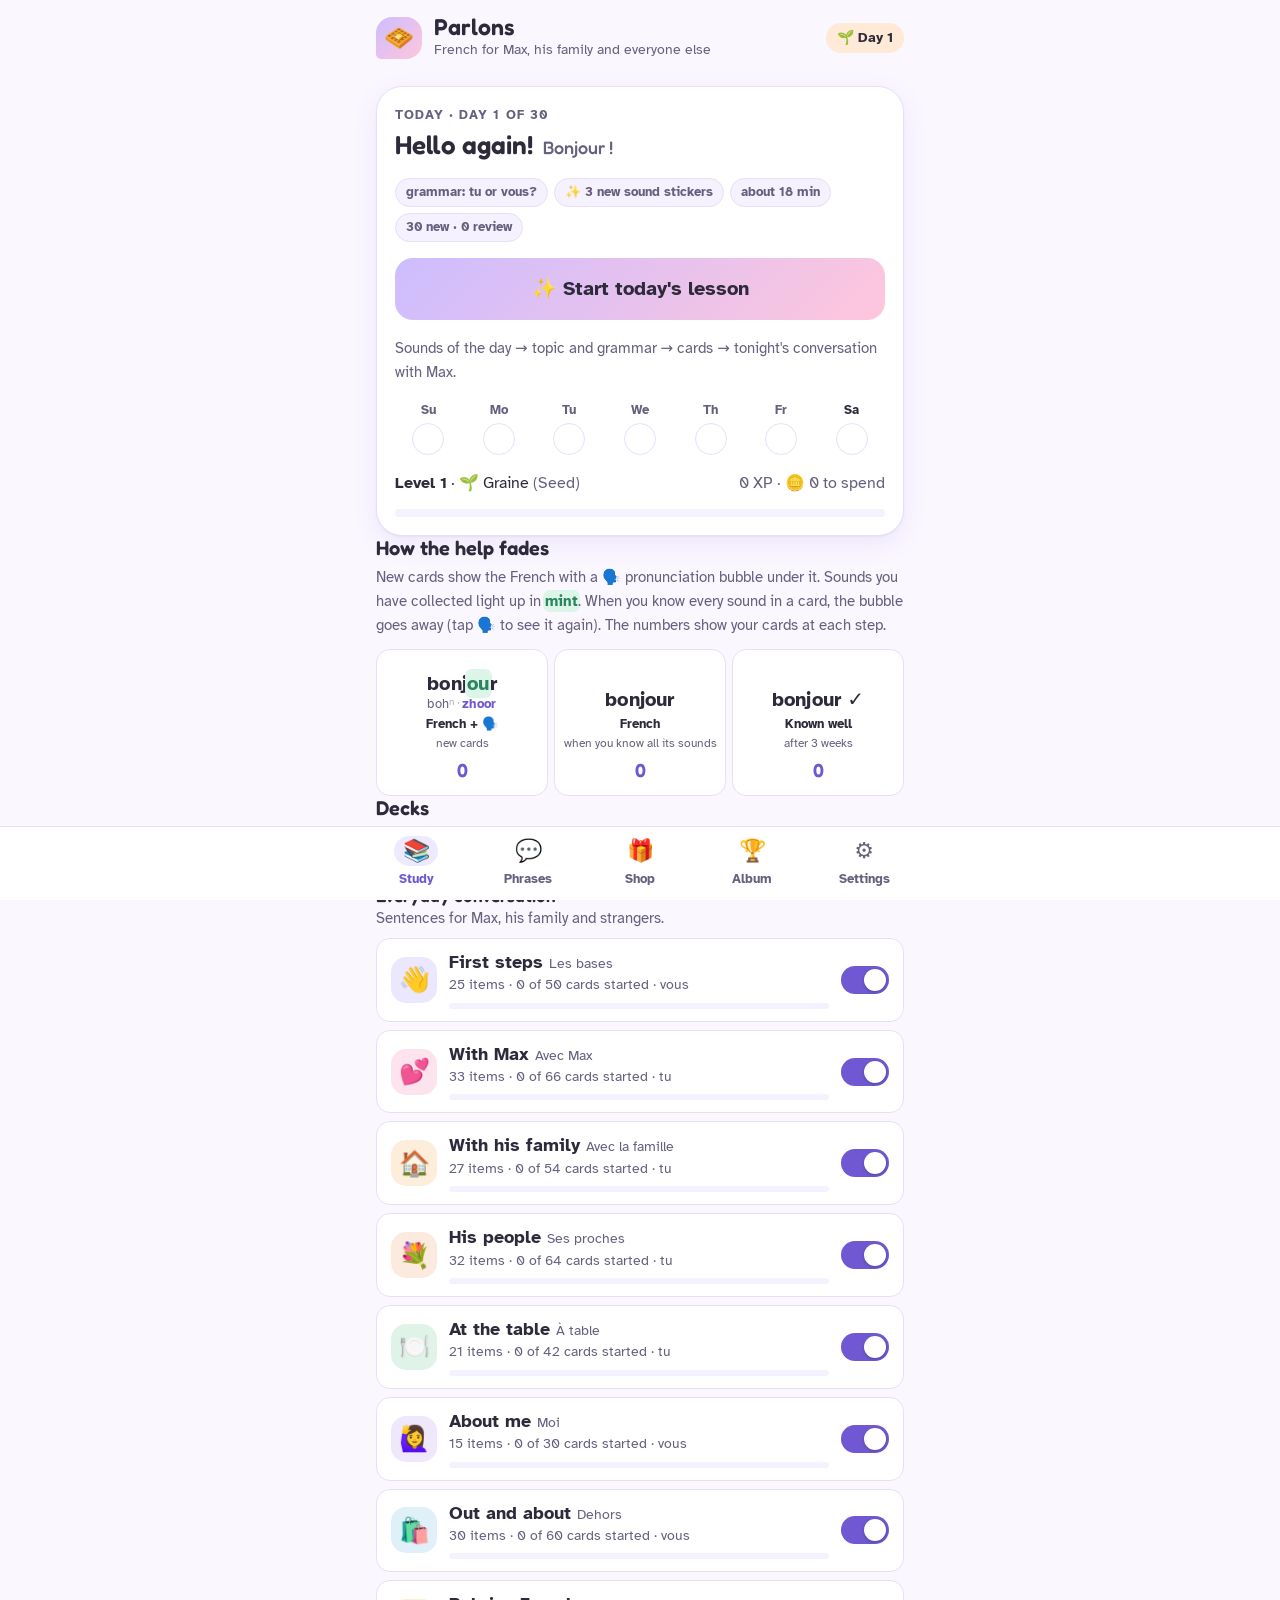
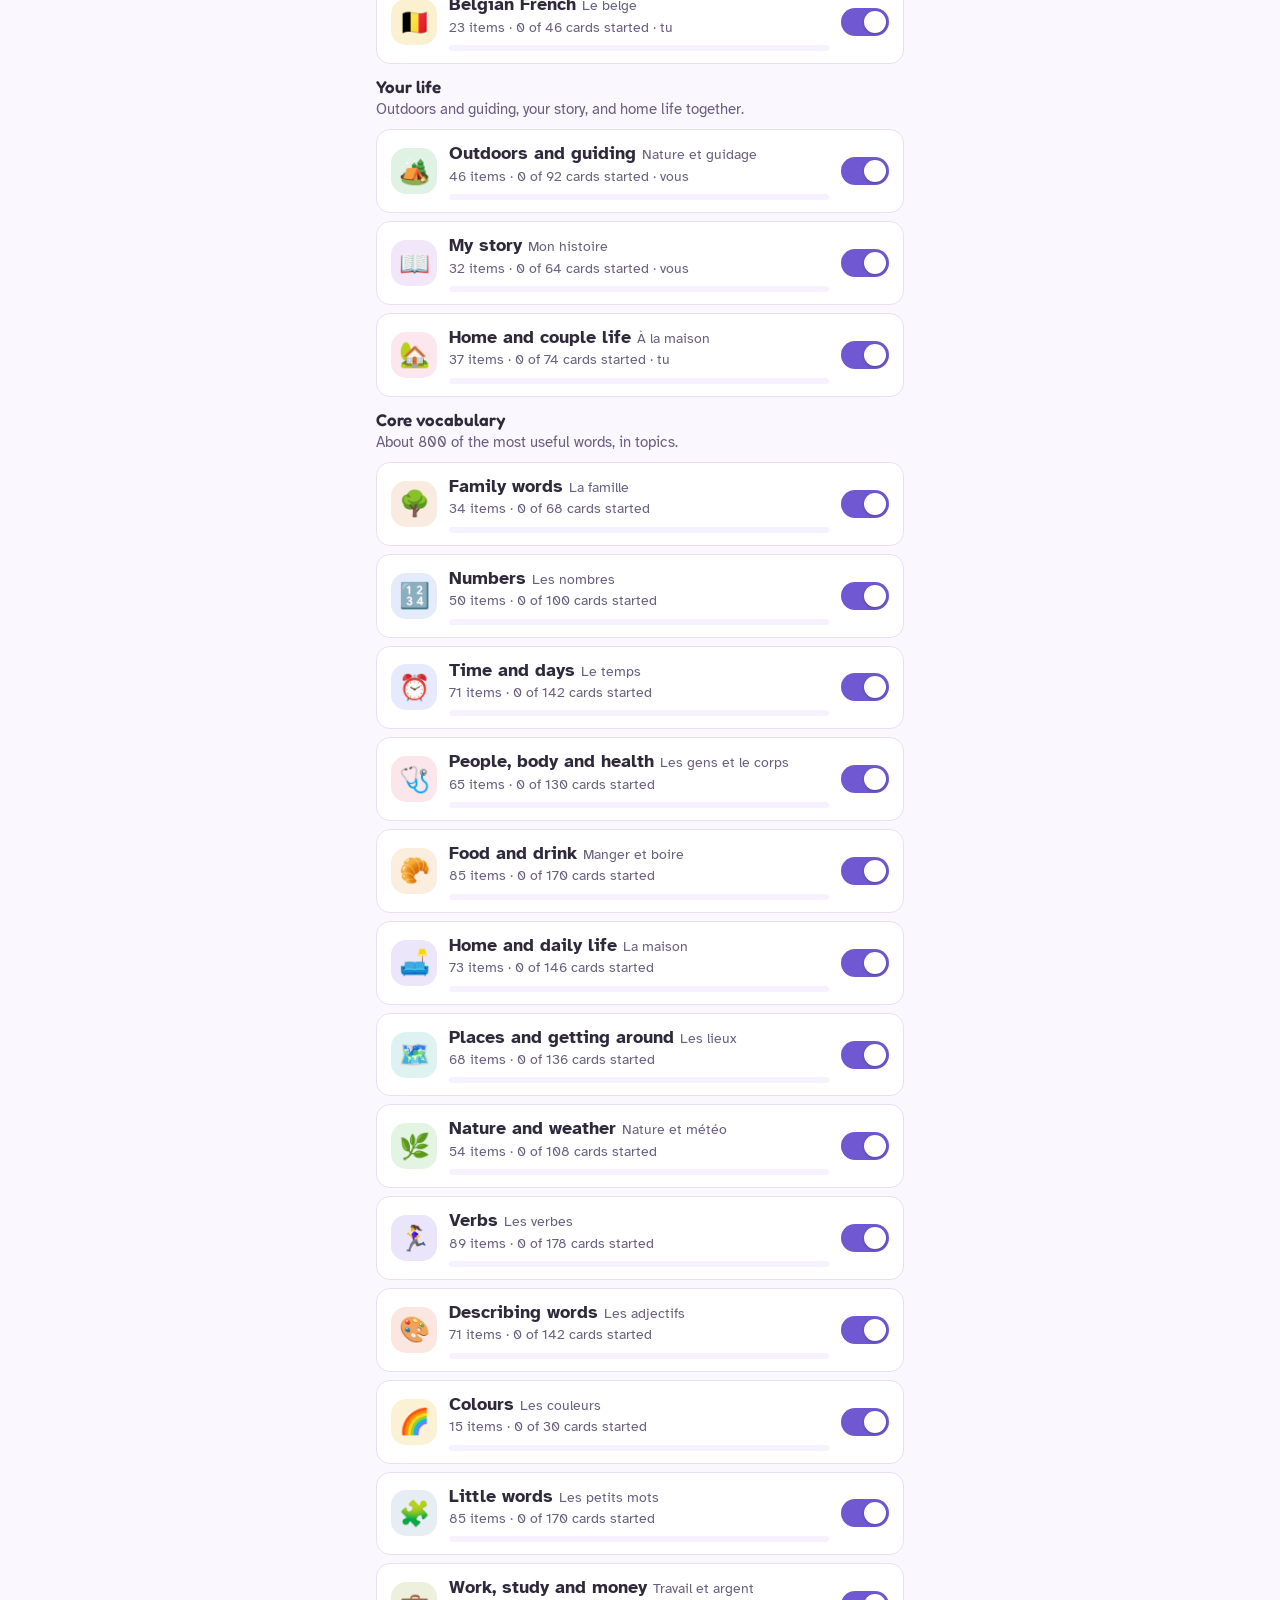
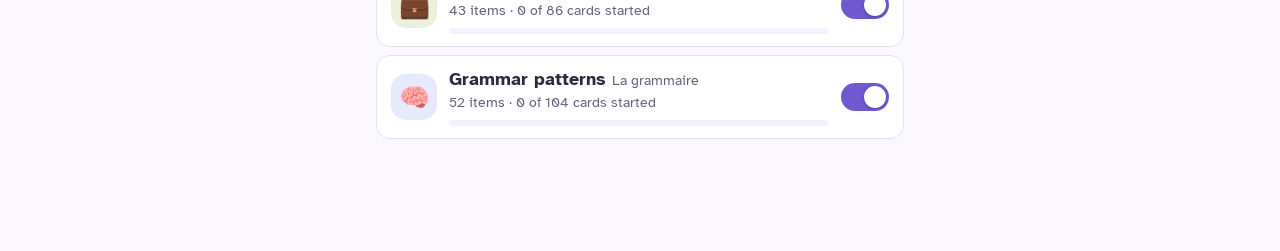
<file: parlons/index.html>
<meta charset="utf-8">
<meta name="viewport" content="width=device-width, initial-scale=1, viewport-fit=cover">
<title>Parlons</title>
<meta name="apple-mobile-web-app-capable" content="yes">
<meta name="theme-color" content="#1E6470">
<link rel="preconnect" href="https://fonts.googleapis.com">
<link rel="preconnect" href="https://fonts.gstatic.com" crossorigin>
<link rel="stylesheet" href="https://fonts.googleapis.com/css2?family=Atkinson+Hyperlegible:wght@400;700&family=Fredoka:wght@500;600&display=swap">
<style>
:root{
  --bg:#FBF7FF; --surface:#FFFFFF; --surface-2:#F6F1FF; --ink:#2E2A3B; --muted:#675F7E; --line:#E8DFF7;
  --accent:#6F58D2; --accent-ink:#FFFFFF; --accent-soft:#EEE8FF; --stamp:#F28DB2; --be:#E3B21A; --be-soft:#FFF6D6;
  --again:#BE3D69; --hard:#9A6500; --good:#2A8560;
  --pink:#FFE3EE; --mint:#DCF5E9; --peach:#FFE9D7; --sky:#DEEEFF; --butter:#FFF4C9; --lav:#EFE9FF;
  --grad:linear-gradient(135deg,#CDBDFF 0%,#FFC6DC 100%); --grad-ink:#2E2A3B;
  --font-body:"Atkinson Hyperlegible", "Segoe UI", system-ui, sans-serif;
  --font-display:"Fredoka", "Atkinson Hyperlegible", system-ui, sans-serif;
  --shadow:0 1px 2px rgba(111,88,210,.07), 0 8px 24px rgba(111,88,210,.10);
  --fs:18px;
}
@media (prefers-color-scheme: dark){
  :root:not([data-theme="light"]){
    color-scheme:dark;
    --bg:#1C1926; --surface:#262233; --surface-2:#2F2A40; --ink:#EFEAFB; --muted:#B5ACCB; --line:#3B3550;
    --accent:#BBAAFF; --accent-ink:#1C1926; --accent-soft:#352D55; --stamp:#F59BBE; --be:#F0CB55; --be-soft:#3A3320;
    --again:#FF9DB9; --hard:#F2C66B; --good:#7FDDB2;
    --pink:#4A2A3A; --mint:#1F3F33; --peach:#45321F; --sky:#20344A; --butter:#403A1E; --lav:#332B52;
    --grad:linear-gradient(135deg,#5B4BB5 0%,#9C4F75 100%); --grad-ink:#FFFFFF;
    --shadow:0 1px 2px rgba(0,0,0,.3), 0 8px 24px rgba(0,0,0,.25);
  }
}
:root[data-theme="dark"]{
  color-scheme:dark;
  --bg:#1C1926; --surface:#262233; --surface-2:#2F2A40; --ink:#EFEAFB; --muted:#B5ACCB; --line:#3B3550;
  --accent:#BBAAFF; --accent-ink:#1C1926; --accent-soft:#352D55; --stamp:#F59BBE; --be:#F0CB55; --be-soft:#3A3320;
  --again:#FF9DB9; --hard:#F2C66B; --good:#7FDDB2;
  --pink:#4A2A3A; --mint:#1F3F33; --peach:#45321F; --sky:#20344A; --butter:#403A1E; --lav:#332B52;
  --grad:linear-gradient(135deg,#5B4BB5 0%,#9C4F75 100%); --grad-ink:#FFFFFF;
  --shadow:0 1px 2px rgba(0,0,0,.3), 0 8px 24px rgba(0,0,0,.25);
}
:root.big-text{--fs:20px}
*{box-sizing:border-box}
[hidden]{display:none!important}
html,body{height:100%}
body{margin:0;background:var(--bg);color:var(--ink);font-family:var(--font-body);font-size:var(--fs);line-height:1.6;-webkit-tap-highlight-color:transparent}
button{font:inherit;color:inherit}
h1,h2,h3{font-family:var(--font-display);font-weight:600;line-height:1.25;text-wrap:balance;margin:0}
p{margin:0}
:focus-visible{outline:3px solid var(--accent);outline-offset:2px;border-radius:8px}
.fr{font-family:var(--font-body);font-weight:700;letter-spacing:.01em}
.pron{font-family:var(--font-body);color:var(--muted);letter-spacing:.03em;font-weight:400}
.pron .nas{opacity:.55}
.pron .st{color:var(--ink);font-weight:700}

.app{max-width:560px;margin:0 auto;padding-inline:16px;padding-block:14px 112px;display:flex;flex-direction:column;gap:24px}
.top{display:flex;align-items:center;justify-content:space-between;gap:12px}
.brand{display:flex;align-items:center;gap:12px}
.mark{position:relative;width:42px;height:38px;border-radius:12px 12px 12px 4px;background:var(--accent);color:var(--accent-ink);display:grid;place-items:center;font-family:var(--font-display);font-weight:600;font-size:22px;flex:none}
.wordmark{font-family:var(--font-display);font-weight:600;font-size:23px;line-height:1.1}
.tagline{font-size:14px;color:var(--muted)}
.pill{font-size:14px;font-weight:700;padding:4px 11px;border-radius:999px;background:var(--accent-soft);color:var(--accent);white-space:nowrap}

.eyebrow{font-size:13px;font-weight:700;letter-spacing:.08em;text-transform:uppercase;color:var(--muted)}
.muted{color:var(--muted)}
.small{font-size:15px}
.section{display:flex;flex-direction:column;gap:12px}
.section h2{font-size:20px}
.panel{background:var(--surface);border:1px solid var(--line);border-radius:18px;padding:18px;box-shadow:var(--shadow)}

.today{display:flex;flex-direction:column;gap:16px}
.btn{border:0;border-radius:14px;padding:14px 18px;font-weight:700;font-size:18px;cursor:pointer;min-height:54px;display:inline-flex;align-items:center;justify-content:center;gap:8px;text-align:center}
.btn-primary{background:var(--accent);color:var(--accent-ink);width:100%}
.btn-primary:disabled{opacity:.45;cursor:default}
.btn-soft{background:var(--accent-soft);color:var(--accent)}
.btn-line{background:transparent;border:1.5px solid var(--line)}
.btn-row{display:flex;gap:10px;flex-wrap:wrap}
.btn-row .btn{flex:1 1 140px}

.ladder{display:grid;grid-template-columns:repeat(3,1fr);gap:6px;align-items:stretch}
.step{background:var(--surface);border:1px solid var(--line);border-radius:14px;padding:10px 6px 9px;text-align:center;display:flex;flex-direction:column;gap:4px}
.step .sample{min-height:52px;display:flex;flex-direction:column;align-items:center;justify-content:flex-end;line-height:1.2}
.step .sample .fr{font-size:20px}
.step .sample .pron{font-size:13px}
.step .lab{font-size:13px;font-weight:700;line-height:1.25}
.step .when{font-size:12px;color:var(--muted);line-height:1.25}
.step .cnt{font-family:var(--font-display);font-weight:600;font-size:19px;font-variant-numeric:tabular-nums;color:var(--accent)}

.decks{display:flex;flex-direction:column;gap:8px}
.deck{display:grid;grid-template-columns:auto 1fr auto;gap:12px;align-items:center;background:var(--surface);border:1px solid var(--line);border-radius:14px;padding:12px 14px}
.dot{width:12px;height:12px;border-radius:4px;background:var(--c);flex:none}
.deck-name{font-weight:700;line-height:1.3}
.deck-name .frn{font-size:14px;color:var(--muted);margin-left:6px;font-weight:400}
.deck-meta{font-size:14px;color:var(--muted)}
.bar{height:6px;border-radius:99px;background:var(--surface-2);overflow:hidden;margin-top:6px;display:flex}
.bar i{display:block;height:100%;background:var(--c)}
.bar i + i{opacity:.4}
.switch{appearance:none;-webkit-appearance:none;width:48px;height:28px;border-radius:99px;background:var(--line);position:relative;cursor:pointer;flex:none;margin:0;transition:background .15s}
.switch::after{content:"";position:absolute;top:3px;left:3px;width:22px;height:22px;border-radius:50%;background:#fff;box-shadow:0 1px 3px rgba(0,0,0,.25);transition:transform .15s}
.switch:checked{background:var(--accent)}
.switch:checked::after{transform:translateX(20px)}

.tabs{position:fixed;left:0;right:0;bottom:0;background:var(--surface);border-top:1px solid var(--line);padding-bottom:env(safe-area-inset-bottom,0px);z-index:5}
.tabs-in{max-width:560px;margin:0 auto;display:grid;grid-template-columns:repeat(4,1fr)}
.tab{background:none;border:0;padding:9px 4px 10px;display:flex;flex-direction:column;align-items:center;gap:3px;font-size:13px;font-weight:700;color:var(--muted);cursor:pointer}
.tab svg{width:24px;height:24px}
.tab[aria-current="page"]{color:var(--accent)}

/* Study */
.study{position:fixed;inset:0;background:var(--bg);z-index:10;display:flex;flex-direction:column;padding-top:env(safe-area-inset-top,0px);padding-bottom:env(safe-area-inset-bottom,0px)}
.study-in{max-width:560px;width:100%;margin:0 auto;flex:1;display:flex;flex-direction:column;gap:14px;padding-inline:16px;padding-block:12px 16px;min-height:0}
.study-top{display:flex;align-items:center;gap:12px}
.icon-btn{width:46px;height:46px;border-radius:12px;border:1px solid var(--line);background:var(--surface);display:grid;place-items:center;cursor:pointer;flex:none}
.icon-btn svg{width:22px;height:22px}
.prog{flex:1;height:8px;border-radius:99px;background:var(--surface-2);overflow:hidden;border:1px solid var(--line)}
.prog i{display:block;height:100%;background:var(--accent);transition:width .25s}
.count{font-size:15px;font-weight:700;color:var(--muted);font-variant-numeric:tabular-nums;min-width:48px;text-align:right}
.card{flex:1;min-height:0;overflow-y:auto;background:var(--surface);border:1px solid var(--line);border-radius:22px;box-shadow:var(--shadow);padding:18px;display:flex;flex-direction:column;gap:14px}
.chips{display:flex;flex-wrap:wrap;gap:6px;align-items:center}
.chip{font-size:13px;font-weight:700;padding:3px 10px;border-radius:99px;background:var(--surface-2);border:1px solid var(--line);color:var(--muted)}
.chip.deckchip{color:var(--ink)}
.chip.deckchip::before{content:"";display:inline-block;width:8px;height:8px;border-radius:3px;background:var(--c);margin-right:6px;vertical-align:1px}
.chip.bechip{background:var(--be-soft);border-color:var(--be);color:var(--ink)}
.chip.gen{color:var(--accent);border-color:var(--accent)}
.ask{font-size:15px;color:var(--muted);font-weight:700}
.front{flex:1;display:flex;flex-direction:column;justify-content:center;align-items:center;text-align:center;gap:10px;padding-block:8px;min-height:150px}
.fr-main{line-height:1.35;overflow-wrap:anywhere}
.fr-help{font-size:19px}
.en-main{font-family:var(--font-display);font-weight:600;line-height:1.3}
.hint{font-size:15px;color:var(--muted)}
.row-btns{display:flex;gap:8px;justify-content:center;flex-wrap:wrap}
.mini{border:1px solid var(--line);background:var(--surface-2);border-radius:99px;padding:7px 14px;font-size:15px;font-weight:700;cursor:pointer;display:inline-flex;gap:6px;align-items:center;min-height:40px}
.mini svg{width:18px;height:18px}
.answer{border-top:1.5px dashed var(--line);padding-top:14px;display:flex;flex-direction:column;gap:12px}
.note{font-size:16px;background:var(--surface-2);border-radius:12px;padding:10px 12px;border-left:4px solid var(--accent)}
.note.be{border-left-color:var(--be);background:var(--be-soft)}
.note b{font-weight:700}
.grades{display:grid;grid-template-columns:repeat(3,1fr);gap:8px}
.grade{border-radius:14px;padding:8px 4px;min-height:74px;cursor:pointer;display:flex;flex-direction:column;align-items:center;justify-content:center;gap:2px;font-weight:700;font-size:15px;line-height:1.2;background:var(--surface);border:1.5px solid var(--g);color:var(--g);text-align:center}
.grade small{font-size:12.5px;font-weight:400;color:var(--muted)}
.grade[data-g="0"]{--g:var(--again)} .grade[data-g="1"]{--g:var(--hard)} .grade[data-g="2"]{--g:var(--good)}
.chip.star{cursor:pointer;color:var(--hard);letter-spacing:.05em;margin-left:auto;font-size:15px;padding:5px 11px;background:var(--surface)}
.done{flex:1;display:flex;flex-direction:column;justify-content:center;align-items:center;text-align:center;gap:14px}
.done .big-fr{font-family:var(--font-display);font-size:30px;font-weight:600}

/* Phrases */
.search{width:100%;font:inherit;padding:12px 14px;border-radius:14px;border:1.5px solid var(--line);background:var(--surface);color:var(--ink)}
.filter{display:flex;gap:6px;overflow-x:auto;padding-bottom:4px;scrollbar-width:none}
.filter button{flex:none;border:1px solid var(--line);background:var(--surface);border-radius:99px;padding:7px 13px;font-size:15px;font-weight:700;cursor:pointer;color:var(--muted)}
.filter button[aria-pressed="true"]{background:var(--accent);border-color:var(--accent);color:var(--accent-ink)}
.plist{display:flex;flex-direction:column;gap:8px}
.phrase{background:var(--surface);border:1px solid var(--line);border-radius:14px;padding:12px 14px;display:grid;grid-template-columns:1fr auto;gap:3px 10px}
.phrase .fr{font-size:20px;line-height:1.4}
.phrase .pron{font-size:15.5px}
.phrase .en{color:var(--muted);font-size:16px}
.phrase .acts{grid-row:1 / span 3;grid-column:2;display:flex;flex-direction:column;gap:6px}
.group-h{font-size:16px;margin-top:8px;display:flex;align-items:center;gap:8px}

/* Progress & settings */
.stats{display:grid;grid-template-columns:repeat(2,1fr);gap:10px}
.stat{background:var(--surface);border:1px solid var(--line);border-radius:14px;padding:12px 14px}
.stat b{font-family:var(--font-display);font-weight:600;font-size:28px;display:block;line-height:1.15;font-variant-numeric:tabular-nums}
.stat span{font-size:14px;color:var(--muted)}
.legend{display:flex;gap:14px;font-size:14px;color:var(--muted);flex-wrap:wrap;align-items:center}
.legend i{display:inline-block;width:10px;height:10px;border-radius:3px;background:var(--accent);margin-right:6px;vertical-align:0}
.legend i.light{opacity:.4}
.setting{display:flex;flex-direction:column;gap:8px;padding-block:14px;border-bottom:1px solid var(--line)}
.setting:last-child{border-bottom:0}
.setting h3{font-size:17px}
.seg{display:flex;flex-wrap:wrap;gap:6px}
.seg button{border:1.5px solid var(--line);background:var(--surface);border-radius:12px;padding:8px 13px;font-size:16px;font-weight:700;cursor:pointer;min-height:44px}
.seg button[aria-pressed="true"]{background:var(--accent);border-color:var(--accent);color:var(--accent-ink)}
textarea{width:100%;min-height:90px;font:13px/1.4 ui-monospace,Menlo,monospace;padding:10px;border-radius:12px;border:1.5px solid var(--line);background:var(--surface-2);color:var(--ink)}
.msg{font-size:15px;font-weight:700;color:var(--good)}
.msg.err{color:var(--again)}
.howto{display:flex;flex-direction:column;gap:10px;font-size:16.5px}
.howto ol,.howto ul{margin:0;padding-left:22px;display:flex;flex-direction:column;gap:8px}
.key{display:grid;grid-template-columns:auto 1fr;gap:6px 14px;align-items:baseline;font-size:16px}
.key b{font-size:18px}

/* Big show overlay */
.big{position:fixed;inset:0;z-index:20;background:var(--surface);display:flex;flex-direction:column;align-items:center;justify-content:center;text-align:center;gap:18px;padding:24px 16px;cursor:pointer}
.big .fr{font-size:clamp(34px,10vw,68px);line-height:1.3;overflow-wrap:anywhere}
.big .sub{font-size:21px;color:var(--muted)}
.big .close-hint{font-size:15px;color:var(--muted);position:absolute;bottom:calc(20px + env(safe-area-inset-bottom,0px))}

/* Lesson + gamification */
.lesson-title{font-size:26px;margin-top:4px}
.lesson-title .frn{font-size:18px;color:var(--muted);font-weight:500;margin-left:4px}
.intro{gap:18px}
.gram{background:var(--surface-2);border-radius:16px;padding:14px;display:flex;flex-direction:column;gap:8px;border:1px solid var(--line)}
.gram-p{font-family:var(--font-display);font-weight:600;font-size:23px;color:var(--accent);line-height:1.3}
.says{display:flex;flex-direction:column;gap:8px}
.say{display:grid;grid-template-columns:1fr auto;gap:10px;align-items:center;background:var(--surface);border:1px solid var(--line);border-radius:12px;padding:9px 11px}
.say .fr{font-size:19px;line-height:1.4}
.say .pron{font-size:15px}
.say .en{color:var(--muted);font-size:15.5px}
.wordchips{display:flex;flex-wrap:wrap;gap:6px}
.wchip{font-size:15px;border:1px solid var(--line);border-radius:10px;padding:4px 9px;background:var(--surface-2)}
.wchip .fr{font-size:16px}
.mission{gap:16px}
.mission-head{display:flex;gap:12px;align-items:center}
.big-mark{width:54px;height:48px;font-size:28px;background:var(--stamp);color:#fff}
.task{font-size:19px;font-weight:700;line-height:1.5}
.his{border-left:4px solid var(--stamp);background:var(--surface-2);border-radius:12px;padding:10px 12px;display:flex;flex-direction:column;gap:4px;font-size:16.5px}
.won{background:var(--accent-soft);color:var(--accent);border-radius:12px;padding:8px 12px;font-size:16px}
.mission-mini{display:grid;grid-template-columns:auto 1fr;gap:10px 12px;align-items:start;border:1.5px dashed var(--stamp);border-radius:14px;padding:12px}
.mission-mini .mark{background:var(--stamp);color:#fff}
.mission-mini p{font-size:16px}
.week{display:grid;grid-template-columns:repeat(7,1fr);gap:4px;text-align:center}
.wd{display:flex;flex-direction:column;align-items:center;gap:3px;font-size:13px;color:var(--muted);font-weight:700}
.wd i{width:32px;height:32px;border-radius:50%;border:1.5px solid var(--line);display:grid;place-items:center;font-style:normal;font-size:14px;color:var(--muted)}
.wd i.did{background:var(--accent-soft);border-color:var(--accent-soft);color:var(--accent)}
.wd i.les{background:var(--accent);border-color:var(--accent);color:var(--accent-ink)}
.wd i.talk{background:var(--stamp);border-color:var(--stamp);color:#fff}
.wd i svg{width:16px;height:16px}
.wd.is-today span{color:var(--ink)}
.lvl{display:flex;flex-direction:column;gap:6px}
.lvl-top{display:flex;justify-content:space-between;gap:8px;font-size:16px;flex-wrap:wrap}
.cal-head{display:flex;align-items:center;justify-content:space-between;gap:8px}
.cal-head .icon-btn{font-size:22px;line-height:1}
.cal{display:grid;grid-template-columns:repeat(7,1fr);gap:4px}
.cw{font-size:13px;font-weight:700;color:var(--muted);text-align:center}
.cd{aspect-ratio:1;max-width:100%;border-radius:10px;background:var(--surface);border:1px solid var(--line);position:relative;display:flex;align-items:flex-start;justify-content:flex-start;padding:3px 5px;font-size:13px;font-variant-numeric:tabular-nums;color:var(--muted)}
.cd.did{background:var(--accent-soft)}
.cd.les{background:var(--accent);color:var(--accent-ink);border-color:var(--accent)}
.cd.is-today{outline:2px solid var(--ink);outline-offset:-2px}
.stamp{position:absolute;right:3px;bottom:3px;width:21px;height:19px;border-radius:7px 7px 7px 2px;background:var(--stamp);color:#fff;display:grid;place-items:center;transform:rotate(-6deg)}
.stamp svg,.stamp-mini svg{width:12px;height:12px}
.stamp-mini{display:inline-grid;place-items:center;width:18px;height:16px;border-radius:6px 6px 6px 2px;background:var(--stamp);color:#fff;margin-right:6px;vertical-align:-2px}
.badges{display:grid;grid-template-columns:repeat(auto-fill,minmax(150px,1fr));gap:8px}
.badge{display:flex;gap:10px;align-items:center;background:var(--surface);border:1px solid var(--line);border-radius:14px;padding:10px;opacity:.5}
.badge.got{opacity:1;border-color:var(--hard)}
.badge > .bi{flex:none;min-width:42px;height:42px;padding-inline:4px;border-radius:50%;display:grid;place-items:center;font-family:var(--font-display);font-weight:600;font-size:15px;background:var(--surface-2);color:var(--muted)}
.badge.got > .bi{background:var(--hard);color:var(--surface)}
.badge b{font-size:15px}
.badge p{font-size:13px;color:var(--muted);line-height:1.35}
.plan{list-style:none;margin:0;padding:0;display:flex;flex-direction:column;gap:6px}
.plan li{display:flex;gap:12px;align-items:center;background:var(--surface);border:1px solid var(--line);border-radius:12px;padding:8px 12px}
.plan li.now{border:2px solid var(--accent)}
.plan li.done{opacity:.65}
.pn{flex:none;width:32px;height:32px;border-radius:50%;display:grid;place-items:center;font-weight:700;font-size:14px;background:var(--surface-2);font-variant-numeric:tabular-nums}
.plan li.done .pn{background:var(--good);color:var(--surface)}
.plan li.now .pn{background:var(--accent);color:var(--accent-ink)}

.toast{position:fixed;left:16px;right:16px;bottom:calc(86px + env(safe-area-inset-bottom,0px));z-index:30;max-width:528px;margin:0 auto;background:var(--ink);color:var(--bg);border-radius:14px;padding:12px 14px;font-size:16px;box-shadow:var(--shadow)}
.kn{color:var(--good)}
.unk{text-decoration:underline dotted var(--muted);text-underline-offset:4px}
.hunt-line{font-size:15.5px;color:var(--muted);margin-bottom:8px}
.sound-card{align-items:center;text-align:center;gap:14px}
.sound-card .eyebrow{align-self:flex-start}
.sound-big{font-family:var(--font-display);font-weight:600;font-size:76px;line-height:1.1;color:var(--accent)}
.sound-say{font-size:22px;font-weight:700}
.sound-say span{color:var(--muted);font-weight:400;font-size:17px}
.trick{font-size:18.5px;line-height:1.55;max-width:32ch}
.example{background:var(--surface-2);border-radius:14px;padding:10px 14px;display:flex;flex-direction:column;gap:4px;width:100%;align-items:center}
.ex-word{font-size:28px}
.hl{background:var(--accent-soft);color:var(--accent);border-radius:4px;box-shadow:0 0 0 2px var(--accent-soft)}
.pairs{display:flex;flex-direction:column;gap:6px;width:100%}
.pair{display:grid;grid-template-columns:1fr auto;gap:10px;align-items:center;background:var(--surface-2);border-radius:12px;padding:8px 12px;text-align:left}
.pair .fr{font-size:21px}
.pair .pron{font-size:15px}
.quiz-q{font-size:40px;line-height:1.25}
.quiz-opts{display:grid;grid-template-columns:1fr 1fr;gap:10px;width:100%;margin-top:8px}
.qopt{border:1.5px solid var(--line);background:var(--surface);border-radius:14px;min-height:62px;font-size:19px;font-weight:700;cursor:pointer;padding:6px}
.qopt.ok{background:var(--good);border-color:var(--good);color:var(--surface)}
.qopt.bad{background:var(--again);border-color:var(--again);color:var(--surface)}
.sgrid{display:grid;grid-template-columns:repeat(auto-fill,minmax(64px,1fr));gap:6px}
.st-tile{border-radius:10px;border:1px solid var(--line);background:var(--surface);color:var(--muted);font-weight:700;font-size:16px;padding:6px 4px;text-align:center;line-height:1.2}
.st-tile small{display:block;font-weight:400;font-size:12px}
.st-tile.got{background:var(--accent);border-color:var(--accent);color:var(--accent-ink)}
.chip.retry{color:var(--hard);border-color:var(--hard);background:var(--surface)}
.mix .ks{color:var(--accent);font-weight:700}
.mix .hp{color:var(--muted);font-weight:400}
.mix .hp .nas{opacity:.55}
/* ---- Cute pastel layer ---- */
.panel{border-radius:26px}
.card{border-radius:28px}
.btn{border-radius:18px}
.btn-primary{background:var(--grad);color:var(--grad-ink)}
.btn-soft{background:var(--lav);color:var(--accent)}
.mark{background:var(--grad);color:var(--grad-ink);font-size:24px;border-radius:16px 16px 16px 5px;width:46px;height:42px}
.big-mark,.mission-mini .mark{background:var(--pink);color:var(--ink)}
.pill{background:var(--peach);color:var(--ink)}
.tabs-in{grid-template-columns:repeat(5,1fr)}
.tab .ti{font-size:22px;line-height:1;width:44px;height:30px;display:grid;place-items:center;border-radius:99px;transition:background .15s}
.tab[aria-current="page"] .ti{background:var(--lav)}
.emo{flex:none;width:46px;height:46px;border-radius:15px;background:color-mix(in srgb, var(--c) 28%, var(--surface));display:grid;place-items:center;font-size:25px;line-height:1}
.group-h .gemo{font-size:20px}
.chip.deckchip::before{display:none}
.chip.deckchip{background:color-mix(in srgb, var(--c) 22%, var(--surface));border-color:transparent}
.pron-bubble{display:inline-flex;align-items:baseline;gap:8px;background:var(--lav);border-radius:18px;padding:8px 16px;font-size:21px;color:var(--ink);max-width:100%;flex-wrap:wrap;justify-content:center}
.pron .st{font-weight:700;color:var(--accent)}
.pron .dot{opacity:.45;margin-inline:.14em}
.pron .nas{opacity:.5;font-size:.8em;vertical-align:.25em}
.kn{background:var(--mint);color:var(--good);border-radius:5px;box-shadow:0 0 0 2px var(--mint)}
.grade{border:0;box-shadow:inset 0 0 0 1.5px color-mix(in srgb, var(--g) 35%, transparent)}
.grade[data-g="0"]{background:var(--pink)} .grade[data-g="1"]{background:var(--butter)} .grade[data-g="2"]{background:var(--mint)}
.wd i.talk,.stamp,.stamp-mini{color:var(--ink)}
.won{background:var(--mint);color:var(--good)}
.chest{background:var(--butter);border-radius:16px;padding:10px 14px;font-size:17px;display:flex;gap:10px;align-items:center}
.chest .ce{font-size:30px;animation:pop .6s ease-out}
@keyframes pop{0%{transform:scale(.3) rotate(-20deg)}70%{transform:scale(1.2) rotate(8deg)}100%{transform:scale(1)}}
.sticker-new{font-size:64px;line-height:1;animation:pop .6s ease-out}
.sgrid{grid-template-columns:repeat(auto-fill,minmax(92px,1fr));gap:8px}
.st-tile{border-radius:18px;padding:10px 6px;background:var(--surface);border:1px solid var(--line);color:var(--ink);display:flex;flex-direction:column;align-items:center;gap:2px;font-size:16px}
.st-tile .se{font-size:30px;line-height:1.1}
.st-tile.got{background:var(--lav);border-color:transparent;color:var(--ink)}
.st-tile.locked{background:var(--surface-2);color:var(--muted);border-style:dashed}
.st-tile.locked .se{filter:grayscale(1);opacity:.6}
.badge > .bi{font-size:24px;background:var(--surface-2)}
.badge.got{border-color:transparent;background:var(--butter)}
.badge.got > .bi{background:var(--surface)}
.shop-head{display:flex;justify-content:space-between;gap:14px;align-items:center;flex-wrap:wrap;background:var(--grad);color:var(--grad-ink);border:0}
.shop-head .muted{color:inherit;opacity:.8}
.wallet{background:var(--surface);color:var(--ink);border-radius:18px;padding:8px 14px;text-align:center;display:flex;flex-direction:column}
.wallet b{font-family:var(--font-display);font-size:26px;font-variant-numeric:tabular-nums;line-height:1.1}
.wallet span{font-size:13px;color:var(--muted)}
.shop-grid{display:grid;grid-template-columns:repeat(auto-fill,minmax(150px,1fr));gap:10px}
.reward{background:var(--surface);border:1px solid var(--line);border-radius:22px;padding:14px 12px;display:flex;flex-direction:column;gap:6px;align-items:center;text-align:center;position:relative}
.reward.can{border-color:transparent;background:color-mix(in srgb, var(--mint) 70%, var(--surface))}
.reward .r-emo{font-size:40px;line-height:1.1}
.reward b{font-size:16px;line-height:1.3}
.reward .price{font-family:var(--font-display);font-weight:600;color:var(--accent)}
.reward .need{font-size:13.5px;color:var(--muted)}
.reward .btn{min-height:44px;padding:8px 14px;font-size:16px;width:100%}
.reward .rm{position:absolute;top:6px;right:6px;border:0;background:none;font-size:15px;cursor:pointer;color:var(--muted);padding:4px}
.rbar{width:100%;height:6px;border-radius:99px;background:var(--surface-2);overflow:hidden}
.rbar i{display:block;height:100%;background:var(--grad)}
.coupons{display:flex;flex-direction:column;gap:8px}
.coupon-row{display:grid;grid-template-columns:auto 1fr;gap:4px 12px;align-items:center;background:var(--surface);border:2px dashed var(--stamp);border-radius:20px;padding:12px 14px}
.coupon-row .ce{font-size:34px;grid-row:span 2}
.coupon-row .btn-row{grid-column:1 / -1}
.coupon-row .btn{min-height:44px;font-size:16px;padding:8px 12px}
.coupon{background:var(--grad);color:var(--grad-ink);border-radius:30px;padding:28px 22px;display:flex;flex-direction:column;align-items:center;gap:10px;max-width:420px;width:100%;border:3px dashed rgba(255,255,255,.7)}
.coupon .c-emo{font-size:84px;line-height:1}
.coupon .c-title{font-family:var(--font-display);font-size:18px;letter-spacing:.12em;text-transform:uppercase}
.coupon .c-name{font-family:var(--font-display);font-size:30px;font-weight:600;line-height:1.2}
.field{display:flex;flex-direction:column;gap:6px}
.field input{font:inherit;padding:10px 12px;border-radius:14px;border:1.5px solid var(--line);background:var(--surface);color:var(--ink);width:100%}
.sync{display:flex;gap:10px;align-items:flex-start;font-size:16px}
.sync .se{font-size:26px;line-height:1.2}
@media (prefers-reduced-motion: reduce){*{transition:none!important;animation:none!important}}
@media (max-width:380px){.ladder{grid-template-columns:1fr}.grade{font-size:14px}}
</style>

<div class="app">
  <header class="top">
    <div class="brand">
      <span class="mark" aria-hidden="true">🧇</span>
      <div>
        <div class="wordmark">Parlons</div>
        <div class="tagline">French for Max, his family and everyone else</div>
      </div>
    </div>
    <span class="pill" id="streakPill"></span>
  </header>
  <main id="view"></main>
</div>

<nav class="tabs" aria-label="Sections">
  <div class="tabs-in">
    <button class="tab" data-tab="home"><span class="ti" aria-hidden="true">📚</span>Study</button>
    <button class="tab" data-tab="phrases"><span class="ti" aria-hidden="true">💬</span>Phrases</button>
    <button class="tab" data-tab="shop"><span class="ti" aria-hidden="true">🎁</span>Shop</button>
    <button class="tab" data-tab="progress"><span class="ti" aria-hidden="true">🏆</span>Album</button>
    <button class="tab" data-tab="settings"><span class="ti" aria-hidden="true">⚙️</span>Settings</button>
  </div>
</nav>

<div class="study" id="study" hidden>
  <div class="study-in" id="studyIn"></div>
</div>
<div class="big" id="big" hidden></div>
<div class="toast" id="toast" role="status" hidden></div>

<script>
/* ============================================================
   CONTENT
   Each card: [french, english, note?, register?]
   - A note that starts with "BE:" is a Belgian French note (shown in gold, with a "Belgian" chip).
   - A noun that starts with l' carries its gender after a bar: "l'eau|f" (shown as a small "la" chip).
   - Numbers inside a deck's card list set the priority (3 = ★★★, 2 = ★★, 1 = ★) of the cards after them.
   Registers: tu (casual), vous (polite), word, grammar.
   ============================================================ */
const DECKS = [
  {id:'basics', group:'talk', prio:3, name:'First steps', fr:'Les bases', who:'Anyone', reg:'vous', color:'#1E6470', cards:[
    ["Bonjour !","Hello! / Good morning!","Use it until the evening. In Belgium you also say bonjour when you walk into a shop, a waiting room or a lift."],
    ["Bonsoir !","Good evening!","From about 6 pm."],
    ["Salut !","Hi! / Bye!","Casual: for Max, his family, friends. Works for hello and goodbye.","tu"],
    ["Merci !","Thank you!"],
    ["Merci beaucoup !","Thank you very much!"],
    ["De rien.","You're welcome.","BE: Belgians often say \"Avec plaisir !\" or \"Pas de quoi.\" too."],
    ["S'il vous plaît.","Please. / Here you are.","BE: In Belgium it also means \"here you are\" when you hand something over. The waiter says it when he puts down your coffee. In France they say \"voilà\" or \"tenez\"."],
    ["Oui.","Yes."],
    ["Non.","No."],
    ["Pardon !","Sorry! / Excuse me!","For bumping into someone or getting past people."],
    ["Excusez-moi.","Excuse me.","To get someone's attention, politely. With family: excuse-moi."],
    ["Je suis désolée.","I'm sorry.","You write désolée with -ée because you are a woman. It sounds the same as désolé."],
    ["Je ne comprends pas.","I don't understand."],
    ["Je comprends.","I understand."],
    ["Vous pouvez répéter, s'il vous plaît ?","Can you repeat, please?"],
    ["Plus lentement, s'il vous plaît.","More slowly, please."],
    ["Comment on dit … en français ?","How do you say … in French?"],
    ["Qu'est-ce que ça veut dire ?","What does that mean?"],
    ["Je parle un peu français.","I speak a little French."],
    ["Vous parlez anglais ?","Do you speak English?"],
    ["Au revoir !","Goodbye!"],
    ["Bonne journée !","Have a nice day!","When you leave a shop in the morning or afternoon. In the evening: Bonne soirée !"],
    ["Bonne soirée !","Have a nice evening!"],
    ["À bientôt !","See you soon!"],
    ["D'accord.","Okay. / Agreed.","Very common. People also say \"OK\" or, in Belgium, \"ça va\" to mean \"that's fine\"."],
  ]},
  {id:'him', group:'talk', prio:3, name:'With Max', fr:'Avec Max', who:'To Max', reg:'tu', color:'#B9476A', cards:[
    ["Bonjour, mon cœur.","Good morning, sweetheart.","Mon cœur = my heart. Very common between couples."],
    ["Bonne nuit.","Good night."],
    ["Je t'aime.","I love you."],
    ["Je t'aime, Max.","I love you, Max."],
    ["Moi aussi, je t'aime.","I love you too."],
    ["Max, tu viens ?","Max, are you coming?"],
    ["Bonne nuit, Max. Dors bien.","Good night, Max. Sleep well."],
    ["Tu me manques.","I miss you.","Word for word: \"you are missing to me\". The person who is missed comes first!"],
    ["Ça va ?","How are you? / Are you okay?"],
    ["Ça va, et toi ?","I'm fine, and you?"],
    ["Tu as bien dormi ?","Did you sleep well?"],
    ["Tu as faim ?","Are you hungry?","In French you \"have\" hunger: avoir faim."],
    ["J'ai faim.","I'm hungry."],
    ["Qu'est-ce qu'on mange ?","What are we eating?","On = we, in everyday French."],
    ["Je suis fatiguée.","I'm tired.","Fatiguée with -ée because you are a woman. He says: je suis fatigué."],
    ["Tu veux un café ?","Do you want a coffee?"],
    ["Qu'est-ce que tu fais ?","What are you doing?"],
    ["Tu viens avec ?","Are you coming along?","BE: Very Belgian! \"Avec\" at the end, like in Dutch. In France: Tu viens avec moi ?"],
    ["On y va ?","Shall we go?"],
    ["Attends !","Wait!"],
    ["J'arrive !","I'm coming!"],
    ["Tu peux m'aider ?","Can you help me?"],
    ["Comment on dit ça en français ?","How do you say that in French?"],
    ["Corrige-moi, s'il te plaît.","Please correct me."],
    ["Parle plus lentement, s'il te plaît.","Please speak more slowly."],
    ["Je rentre à six heures.","I'll be home at six."],
    ["Tu rentres quand ?","When are you coming home?"],
    ["C'était comment, ta journée ?","How was your day?"],
    ["Ce n'est pas grave.","It doesn't matter. / No problem."],
    ["Pardon, je me suis trompée.","Sorry, I made a mistake.","Trompée with -ée because you are a woman."],
    ["Tu es trop mignon.","You're so cute.","To him: mignon. To a woman: mignonne."],
    ["Bisous !","Kisses!","End of a text message, or a goodbye."],
    ["À tantôt !","See you later (today)!","BE: Very Belgian. In France tantôt means \"sometimes\". The French say \"à tout à l'heure\"."],
  ]},
  {id:'family', group:'talk', prio:3, name:'With his family', fr:'Avec la famille', who:'To his family', reg:'tu', color:'#C8641E', cards:[
    ["Salut, ça va ?","Hi, how are you?","BE: In Wallonia you usually give one kiss on the cheek (une bise), not two or three like in France."],
    ["Ça va bien, merci.","I'm fine, thanks."],
    ["Enchantée !","Nice to meet you!","You say enchantée (-ée) because you are a woman."],
    ["Ça fait plaisir de te voir !","It's so nice to see you!"],
    ["Ça fait longtemps !","Long time no see!"],
    ["Merci pour l'invitation.","Thank you for inviting us."],
    ["C'est pour toi.","This is for you.","For a little gift."],
    ["C'est un petit cadeau du Japon.","It's a little gift from Japan."],
    ["Je peux aider ?","Can I help?"],
    ["Tu as besoin d'aide ?","Do you need help?"],
    ["Ta maison est très jolie.","Your house is very pretty."],
    ["J'apprends le français.","I'm learning French."],
    ["Je fais des fautes, désolée.","I make mistakes, sorry."],
    ["Tu peux répéter, s'il te plaît ?","Can you say it again, please?"],
    ["Tu peux parler un peu plus lentement ?","Can you speak a bit more slowly?"],
    ["Je n'ai pas compris.","I didn't understand."],
    ["Qu'est-ce que tu as dit ?","What did you say?"],
    ["Comment ça va, le travail ?","How's work going?"],
    ["Et les enfants, ça va ?","And the kids, are they well?"],
    ["On est très contents d'être ici.","We're very happy to be here.","On = we. Contents with -s because it is more than one person."],
    ["Tu viens nous voir en Finlande ?","Will you come and see us in Finland?"],
    ["Il fait moins froid qu'en Finlande !","It's less cold than in Finland!"],
    ["On fait une photo ?","Shall we take a photo?"],
    ["C'était super, merci pour tout !","It was great, thanks for everything!"],
    ["Bonne continuation !","All the best! / Keep it up!","BE: Belgians say this a lot when they leave, to wish you well with what you are doing."],
    ["Allez, à la prochaine !","Right, see you next time!","BE: \"Allez\" at the start = \"right then\", \"okay\". Belgians use it all the time to say goodbye."],
    ["Bonne nuit, dors bien !","Good night, sleep well!"],
  ]},
  {id:'people', group:'talk', prio:3, name:'His people', fr:'Ses proches', who:'To his family and friends', reg:'tu', color:'#9A5B2E', cards:[
    3,
    ["Christelle, c'est ma belle-mère.","Christelle is my mother-in-law.","Ma belle-mère = my mother-in-law. You say tu to her."],
    ["Bonjour Christelle ! Ça va ?","Hello Christelle! How are you?"],
    ["Christelle, c'est délicieux !","Christelle, it's delicious!"],
    ["Merci pour tout, Christelle.","Thank you for everything, Christelle."],
    ["Quentin, c'est le frère de mon mari.","Quentin is my husband's brother.","Quentin is your beau-frère (brother-in-law). Say it \"kahn-TEHN\": the Qu is a k."],
    ["Salut Quentin ! Tu viens avec ?","Hi Quentin! Are you coming along?","BE: \"Tu viens avec ?\" is very Belgian. In France: Tu viens avec nous ?"],
    ["Sol, c'est la grand-mère de mon mari.","Sol is my husband's grandmother.","You call her Sol. Max and the family call her Mamy (grandma)."],
    ["Sol, tu veux un café ?","Sol, do you want a coffee?"],
    ["Tu as appelé Mamy ?","Did you call Mamy?","To Max. Mamy = grandma: that's what Max and the family call Sol."],
    ["Mamy va bien ?","Is Mamy doing well?","To Max or his family, about Sol."],
    ["Christian, c'est le grand-père de mon mari.","Christian is my husband's grandfather.","Say it \"krees-TYAHN\": before an r, ch is a k."],
    ["Christian, tu me racontes une histoire ?","Christian, will you tell me a story?"],
    ["Chantal, c'est la marraine de mon mari.","Chantal is my husband's godmother.","BE: In Belgium the marraine (godmother) stays a special person all your life."],
    ["Merci, Chantal, c'est très gentil.","Thank you, Chantal, that's very kind."],
    ["Conrad, c'est le meilleur ami de mon mari.","Conrad is my husband's best friend.","For a man: meilleur ami. For a woman: meilleure amie (same sound!)."],
    ["Salut Conrad ! Ça fait longtemps !","Hi Conrad! Long time no see!"],
    ["Sandrine, c'est la meilleure amie de mon mari.","Sandrine is my husband's best friend.","Meilleure amie with -e, because Sandrine is a woman."],
    ["Salut Sandrine, ça me fait plaisir de te voir !","Hi Sandrine, I'm happy to see you!"],
    ["Claudio est un ami de la famille.","Claudio is a friend of the family."],
    ["Matteo, c'est le fils de Claudio.","Matteo is Claudio's son.","In fils the s is spoken: \"feess\"."],
    2,
    ["Claudio, tu veux une bière ?","Claudio, do you want a beer?"],
    ["Salut Matteo, quoi de neuf ?","Hi Matteo, what's new?"],
    ["Tu connais Conrad depuis quand ?","How long have you known Conrad?","To your husband."],
    ["On invite Sandrine et Conrad samedi ?","Shall we invite Sandrine and Conrad on Saturday?"],
    ["Dis bonjour à Quentin de ma part !","Say hi to Quentin from me!"],
    ["Tu diras merci à ta maman pour moi ?","Will you thank your mum for me?"],
    ["Bon anniversaire, Quentin !","Happy birthday, Quentin!"],
    ["Joyeux Noël, Chantal !","Merry Christmas, Chantal!"],
    ["Sol et Christian, merci pour l'accueil !","Sol and Christian, thank you for having us!"],
    ["On appelle Christelle ce soir ?","Shall we call Christelle tonight?"],
    1,
    ["Tu me manques, Christelle !","I miss you, Christelle!","For a message or a video call."],
    ["Bisous à tout le monde !","Kisses to everyone!","The end of a message to the family group."],
  ]},
  {id:'table', group:'talk', prio:3, name:'At the table', fr:'À table', who:'At a family meal', reg:'tu', color:'#5E8A2E', cards:[
    ["Bon appétit !","Enjoy your meal!","Said before you start eating."],
    ["Santé !","Cheers!","Look people in the eyes when you clink glasses."],
    ["À la tienne !","Cheers! (to you)","To one person you say tu to. To several people: À la vôtre !"],
    ["C'est délicieux !","It's delicious!"],
    ["C'est très bon !","It's very good!"],
    ["Ça me goûte !","I like the taste of this!","BE: Belgian for \"I like it\" (food). In France: J'aime bien."],
    ["Qu'est-ce que c'est ?","What is it?"],
    ["C'est toi qui as cuisiné ?","Did you cook this?"],
    ["Tu sais me passer le sel, s'il te plaît ?","Can you pass me the salt, please?","BE: In Belgium \"savoir\" (to know) is often used for \"can\". In France: Tu peux me passer le sel ?"],
    ["Je peux en reprendre ?","Can I have some more?"],
    ["Juste un peu, s'il te plaît.","Just a little, please."],
    ["J'ai assez mangé, merci.","I've had enough, thank you."],
    ["Je n'ai plus faim.","I'm full.","Word for word: \"I have no more hunger\". Avoid \"je suis pleine\": it can mean pregnant!"],
    ["Je ne mange pas de viande.","I don't eat meat."],
    ["Je n'aime pas trop ça.","I don't really like that.","A soft way to say no."],
    ["Tu me donnes la recette ?","Will you give me the recipe?"],
    ["Encore un peu de vin ?","A little more wine?","You will hear this. Answer: Oui, merci ! or Non merci, ça va."],
    ["Non merci, ça va.","No thanks, I'm fine."],
    ["On mange à quelle heure ?","What time do we eat?"],
    ["Je fais la vaisselle.","I'll do the dishes."],
    ["Il y a encore des frites ?","Are there any more fries?"],
  ]},
  {id:'me', group:'talk', prio:3, name:'About me', fr:'Moi', who:'To new people', reg:'vous', color:'#7A4FA0', cards:[
    ["Je m'appelle Aya.","My name is Aya."],
    ["Je suis japonaise.","I'm Japanese.","Japonaise with -e because you are a woman. A man: japonais."],
    ["J'ai aussi des racines taïwanaises.","I also have Taiwanese roots."],
    ["J'habite en Finlande.","I live in Finland."],
    ["Je suis étudiante.","I'm a student.","Étudiante with -e: a woman. A man: étudiant."],
    ["Mon mari s'appelle Max.","My husband's name is Max."],
    ["Mon mari est belge.","My husband is Belgian."],
    ["Je suis mariée.","I'm married."],
    ["J'apprends le français pour parler avec sa famille.","I'm learning French to talk with his family."],
    ["Je parle japonais, anglais et un peu finnois.","I speak Japanese, English and a little Finnish."],
    ["J'ai vingt-cinq ans.","I'm twenty-five.","Change the number! In French you \"have\" years: j'ai … ans."],
    ["J'aime la nature et la montagne.","I love nature and the mountains."],
    ["C'est ma première fois en Belgique.","It's my first time in Belgium."],
    ["J'adore la Belgique !","I love Belgium!"],
    ["Et vous, vous êtes d'où ?","And you, where are you from?","With family and friends: Et toi, tu es d'où ?"],
  ]},
  {id:'out', group:'talk', prio:3, name:'Out and about', fr:'Dehors', who:'To a stranger', reg:'vous', color:'#1F7A80', cards:[
    ["Excusez-moi, madame.","Excuse me, madam.","To a man: monsieur. Adding madame or monsieur is much more polite."],
    ["Où sont les toilettes, s'il vous plaît ?","Where are the toilets, please?"],
    ["Où est la gare ?","Where is the station?"],
    ["C'est loin ?","Is it far?"],
    ["C'est à gauche ou à droite ?","Is it on the left or on the right?"],
    ["Je suis perdue.","I'm lost.","Perdue with -e: you are a woman."],
    ["Un aller simple pour Liège, s'il vous plaît.","A one-way ticket to Liège, please.","SNCB is the Belgian railway. Round trip: un aller-retour."],
    ["Le train part de quel quai ?","Which platform does the train leave from?"],
    ["C'est combien ?","How much is it?"],
    ["Je voudrais ça, s'il vous plaît.","I'd like that, please."],
    ["Je regarde seulement, merci.","I'm just looking, thank you."],
    ["Je peux payer par carte ?","Can I pay by card?","BE: Many Belgians pay with the app Payconiq. By card is almost always fine."],
    ["Je n'ai pas besoin de sac.","I don't need a bag."],
    ["Une table pour deux, s'il vous plaît.","A table for two, please."],
    ["La carte, s'il vous plaît.","The menu, please.","La carte = the menu. Le menu = a set menu at a fixed price."],
    ["Qu'est-ce que vous me conseillez ?","What do you recommend?"],
    ["Je vais prendre ça.","I'll have that."],
    ["Pour moi, un café, s'il vous plaît.","For me, a coffee, please."],
    ["Une eau plate, s'il vous plaît.","A still water, please.","Sparkling: une eau pétillante. Tap water: une carafe d'eau (not always free in Belgium)."],
    ["Je suis allergique aux noix.","I'm allergic to nuts."],
    ["L'addition, s'il vous plaît.","The bill, please.","BE: You can also hear \"la note\"."],
    ["Merci, bonne journée !","Thanks, have a nice day!"],
    ["Vous avez une chambre pour ce soir ?","Do you have a room for tonight?"],
    ["À quelle heure ouvre le magasin ?","What time does the shop open?"],
    ["Il y a une pharmacie près d'ici ?","Is there a pharmacy near here?"],
    ["Pouvez-vous m'aider, s'il vous plaît ?","Could you help me, please?"],
    ["Vous pouvez prendre une photo de nous ?","Could you take a photo of us?"],
    ["Je ne suis pas d'ici.","I'm not from here."],
    ["Pardon, je n'ai pas compris.","Sorry, I didn't understand."],
    ["Appelez une ambulance !","Call an ambulance!","Emergency number in Belgium (and all of Europe): 112."],
  ]},
  {id:'belgian', group:'talk', prio:2, name:'Belgian French', fr:'Le belge', who:'In Belgium', reg:'tu', color:'#B08A00', cards:[
    ["septante","seventy","BE: Belgium and Switzerland say septante. France says soixante-dix (\"sixty-ten\").","word"],
    ["nonante","ninety","BE: France says quatre-vingt-dix (\"four-twenty-ten\"). Eighty is quatre-vingts in Belgium too.","word"],
    ["le déjeuner","breakfast","BE: In France le déjeuner is lunch, and breakfast is le petit-déjeuner.","word"],
    ["le dîner","lunch","BE: In France le dîner is the evening meal.","word"],
    ["le souper","dinner (evening meal)","BE: In France people say le dîner.","word"],
    ["Viens une fois ici !","Come here (for a second)!","BE: \"Une fois\" makes a request softer. Belgians joke about it themselves. It does not mean \"one time\" here."],
    ["Tu sais venir demain ?","Can you come tomorrow?","BE: Savoir (to know) for \"can\". In France: Tu peux venir demain ?"],
    ["le GSM","mobile phone","BE: In France: le portable.","word"],
    ["Il drache !","It's pouring with rain!","BE: une drache = a heavy downpour. Very common in Belgium, the word and the weather!"],
    ["Il fait caillant.","It's freezing cold.","BE: Walloon French, especially around Liège. In France: il caille."],
    ["Non, peut-être !","Yes, of course!","BE: Funny Belgian irony: word for word \"no, maybe\", but it means a strong yes."],
    ["Dis, tu as le temps ?","Hey, do you have time?","BE: Belgians often start a question with \"Dis,\" (\"say,\")."],
    ["Qu'est-ce que c'est pour un truc ?","What kind of thing is that?","BE: Belgian way to say \"what kind of\". In France: C'est quoi comme truc ?"],
    ["J'ai bon !","I'm enjoying this! / I got it right!","BE: Avoir bon = to have a good time, or to be right."],
    ["un essuie","a towel","BE: In France: une serviette.","word"],
    ["une drache","a downpour","BE: In France: une averse.","word"],
    ["un pistolet","a bread roll","BE: A small round crusty roll. In France a pistolet is only a gun!","word"],
    ["un chicon","an endive (chicory)","BE: Chicons au gratin is a classic Belgian dish. In France: une endive.","word"],
    ["une praline","a filled chocolate","BE: In Belgium any filled chocolate is a praline. In France it is a sugared almond.","word"],
    ["une friterie","a chip shop","BE: Also called a fritkot. Order: une barquette de frites, sauce andalouse !","word"],
    ["un kot","a student room","BE: In France: une chambre d'étudiant.","word"],
    ["C'est bon, hein !","It's good, isn't it!","BE: \"Hein\" at the end asks the other person to agree. You hear it everywhere."],
    ["Ça va aller.","It'll be okay.","You will hear this a lot, to calm someone down."],
  ]},
  {id:'outdoor', group:'life', prio:2, name:'Outdoors and guiding', fr:'Nature et guidage', who:'On a trip, with a group', reg:'vous', color:'#3E7B3A', cards:[
    3,
    ["On fait une pause ici.","We'll take a break here.","With a group you say vous to adults you don't know, but guides often switch to tu quickly. Ask: On se tutoie ?"],
    ["Tout le monde va bien ?","Is everyone okay?"],
    ["Restez ensemble, s'il vous plaît.","Please stay together."],
    ["Buvez de l'eau.","Drink some water."],
    ["Mettez votre casque.","Put on your helmet."],
    ["Mettez votre gilet de sauvetage.","Put on your life jacket."],
    ["Attention, ça glisse !","Careful, it's slippery!"],
    ["Vous avez froid ?","Are you cold?"],
    ["On repart dans cinq minutes.","We leave again in five minutes."],
    ["Suivez-moi.","Follow me."],
    ["la randonnée","hiking / a hike","","word"],
    ["le sentier","the trail / path","","word"],
    ["la montagne","the mountain","","word"],
    ["le lac","the lake","","word"],
    ["la forêt","the forest","","word"],
    ["la tente","the tent","","word"],
    ["le sac de couchage","the sleeping bag","","word"],
    ["le sac à dos","the backpack","","word"],
    ["le kayak","the kayak","","word"],
    ["la pagaie","the paddle","","word"],
    ["le canoë","the canoe","","word"],
    ["le ski","skiing / the ski","","word"],
    ["la piste","the ski run / slope","","word"],
    2,
    ["Je suis monitrice de ski.","I'm a ski instructor.","Monitrice: a woman. A man: moniteur."],
    ["J'ai un brevet de premiers secours.","I have a first aid certificate."],
    ["le feu de camp","the campfire","","word"],
    ["la carte","the map","Also the menu in a restaurant!","word"],
    ["la boussole","the compass","","word"],
    ["la lampe frontale","the headlamp","","word"],
    ["la météo","the weather forecast","","word"],
    ["la rivière","the river","","word"],
    ["le sommet","the summit","","word"],
    ["la remontée mécanique","the ski lift","","word"],
    ["les premiers secours","first aid","","word"],
    ["une entorse","a sprain","","word"],
    ["une ampoule","a blister / a light bulb","Same word for both!","word"],
    ["l'hypothermie|f","hypothermia","","word"],
    ["Où est-ce que ça fait mal ?","Where does it hurt?"],
    ["Ne bougez pas.","Don't move."],
    ["On va rentrer.","We're going to head back."],
    ["La météo annonce de l'orage.","The forecast says there will be a storm."],
    1,
    ["pagayer","to paddle","","word"],
    ["chavirer","to capsize","","word"],
    ["la frontale","the headlamp (short)","","word"],
    ["les Ardennes","the Ardennes","The hilly, forested south of Belgium: kayaking on the Lesse, hiking, and the best nature in the country.","word"],
    ["le dénivelé","the elevation gain","","word"],
  ]},
  {id:'story', group:'life', prio:2, name:'My story', fr:'Mon histoire', who:'Talking about yourself', reg:'vous', color:'#8E5A9E', cards:[
    3,
    ["Je suis née au Japon.","I was born in Japan.","Née with -e: a woman."],
    ["Ma famille est en partie taïwanaise.","Part of my family is Taiwanese."],
    ["Maintenant, j'habite en Finlande.","Now I live in Finland."],
    ["J'étudie l'éducation en plein air.","I study outdoor education."],
    ["Je suis en deuxième année.","I'm in my second year."],
    ["Mon école s'appelle Humak.","My school is called Humak."],
    ["Plus tard, je voudrais être guide.","Later on, I'd like to be a guide."],
    ["On s'est rencontrés en Finlande.","We met in Finland.","Rencontrés with -s: the two of you."],
    ["Je suis peut-être dyslexique.","I might be dyslexic."],
    ["Lire, c'est difficile pour moi.","Reading is hard for me."],
    ["Tu peux me le dire à l'oral ?","Can you tell me out loud?","Very useful: ask people to say it instead of writing it."],
    ["Tu peux écrire plus grand ?","Can you write bigger?"],
    2,
    ["Au Japon, on dit « itadakimasu » avant de manger.","In Japan we say \"itadakimasu\" before eating."],
    ["En Finlande, on va au sauna tout le temps.","In Finland we go to the sauna all the time."],
    ["L'hiver est très long et très sombre.","The winter is very long and very dark."],
    ["En été, il fait jour toute la nuit.","In summer it's light all night."],
    ["J'ai grandi à la campagne.","I grew up in the countryside.","Change it if you grew up in a city: en ville."],
    ["Mes parents habitent au Japon.","My parents live in Japan."],
    ["J'ai un permis de conduire.","I have a driving licence."],
    ["Je sais faire du kayak.","I can kayak."],
    ["J'ai appris les bonnes manières japonaises.","I learned Japanese etiquette."],
    ["le Japon","Japan","","word"],
    ["Taïwan","Taiwan","","word"],
    ["la Finlande","Finland","","word"],
    ["la Belgique","Belgium","","word"],
    ["l'université|f","university","","word"],
    ["le mémoire","the thesis","Careful: la mémoire = memory, le mémoire = a thesis.","word"],
    ["le stage","the internship","","word"],
    1,
    ["Je me sens chez moi en Finlande.","I feel at home in Finland."],
    ["Parfois, le Japon me manque.","Sometimes I miss Japan.","Same pattern as \"tu me manques\": the thing you miss comes first."],
    ["le finnois","Finnish (language)","","word"],
    ["le japonais","Japanese (language)","","word"],
  ]},
  {id:'couple', group:'life', prio:2, name:'Home and couple life', fr:'À la maison', who:'At home with Max', reg:'tu', color:'#C04A74', cards:[
    3,
    ["On cuisine ensemble ce soir ?","Shall we cook together tonight?"],
    ["Tu coupes les oignons ?","Will you cut the onions?"],
    ["Qu'est-ce qui manque dans le frigo ?","What's missing from the fridge?"],
    ["Je vais faire les courses.","I'm going to do the shopping."],
    ["Tu as besoin de quelque chose ?","Do you need anything?"],
    ["C'est ton tour de faire la vaisselle !","It's your turn to do the dishes!"],
    ["Tu peux sortir les poubelles ?","Can you take the bins out?"],
    ["On regarde un film ?","Shall we watch a film?"],
    ["Qu'est-ce qu'on fait ce week-end ?","What are we doing this weekend?"],
    ["J'ai une idée !","I have an idea!"],
    ["Tu es où ?","Where are you?"],
    ["Je suis contente.","I'm happy.","Contente: a woman. He says: je suis content."],
    ["Je suis stressée.","I'm stressed."],
    ["Je suis fière de toi.","I'm proud of you.","Fière: a woman. He says: je suis fier de toi."],
    ["Merci d'être là.","Thanks for being there."],
    ["Tu m'as manqué !","I missed you!"],
    ["Viens, on fait un câlin.","Come, let's have a hug."],
    ["mon amour","my love","","word"],
    ["mon chéri","my darling (to a man)","To a woman: ma chérie. Same sound!","word"],
    2,
    ["On se fait un petit café ?","Shall we make a little coffee?"],
    ["Ça sent bon !","It smells good!"],
    ["J'ai oublié les clés !","I forgot the keys!"],
    ["Je suis désolée pour tout à l'heure.","I'm sorry about earlier."],
    ["On en parle ?","Shall we talk about it?"],
    ["Tu as raison.","You're right."],
    ["Je ne suis pas d'accord.","I don't agree."],
    ["Ce n'est pas ce que je voulais dire.","That's not what I meant."],
    ["On appelle ta mère ce soir ?","Shall we call your mum tonight?"],
    ["Je suis heureuse avec toi.","I'm happy with you.","Heureuse: a woman. He says: heureux."],
    ["On part en vacances où ?","Where shall we go on holiday?"],
    ["le frigo","the fridge","","word"],
    ["les courses","the groceries / the shopping","","word"],
    ["la vaisselle","the dishes","","word"],
    ["le linge","the laundry","","word"],
    1,
    ["Tu ronfles !","You're snoring!"],
    ["Fais de beaux rêves.","Sweet dreams."],
    ["mon lapin","my bunny (a pet name)","Pet names with animals are common in French: mon lapin, ma puce (my flea!).","word"],
  ]},
  /* ---------- Core vocabulary (~800 words) ---------- */
  {id:'kin', group:'core', prio:3, name:'Family words', fr:'La famille', who:'Word', reg:'word', color:'#D08040', cards:[
    3,
    ["la famille","family"],["le mari","husband"],["la femme","wife / woman"],["les parents","parents"],
    ["la mère","mother"],["le père","father"],["maman","mum"],["papa","dad"],
    ["la belle-mère","mother-in-law","Also \"stepmother\". Belle = beautiful, but here it just means \"in-law\". Yours: Christelle."],
    ["le beau-père","father-in-law"],["les beaux-parents","parents-in-law"],
    ["le frère","brother"],["la sœur","sister"],["le fils","son","The s is spoken: \"fiss\"."],["la fille","daughter / girl"],
    ["les enfants","children"],["le bébé","baby"],
    2,
    ["la grand-mère","grandmother","Max's: Sol. You call her Sol, the family says Mamy."],["le grand-père","grandfather","Max's: Christian."],["mamy","grandma","BE: Max and his family call Sol \"Mamy\". Belgians often say mamy and papy (or bobonne and bon-papa in some families)."],["papy","grandpa"],
    ["le beau-frère","brother-in-law","Yours: Quentin."],["la belle-sœur","sister-in-law"],["l'oncle|m","uncle"],["la tante","aunt"],
    ["le cousin","cousin (male)"],["la cousine","cousin (female)"],["le neveu","nephew"],["la nièce","niece"],
    1,
    ["le parrain","godfather"],["la marraine","godmother","BE: Max's marraine is Chantal. In Belgium the godparents (and the parrain and marraine at Christmas and birthdays) are an important part of family life."],
    ["les petits-enfants","grandchildren"],["le petit ami","boyfriend"],["la petite amie","girlfriend"],
  ]},
  {id:'num', group:'core', prio:3, name:'Numbers', fr:'Les nombres', who:'Word', reg:'word', color:'#4A6FA5', cards:[
    3,
    ["un","one"],["deux","two"],["trois","three"],["quatre","four"],["cinq","five"],
    ["six","six","Alone: \"siss\". Before a word: six euros = \"see-zuh-ro\"."],["sept","seven","The p is silent: \"set\"."],
    ["huit","eight"],["neuf","nine"],["dix","ten","Alone: \"diss\"."],
    ["onze","eleven"],["douze","twelve"],["treize","thirteen"],["quatorze","fourteen"],["quinze","fifteen"],["seize","sixteen"],
    ["dix-sept","seventeen"],["dix-huit","eighteen"],["dix-neuf","nineteen"],["vingt","twenty","BE: Many Belgians say the t: \"vint\". In France it is silent."],
    ["vingt et un","twenty-one"],["vingt-deux","twenty-two"],["trente","thirty"],["quarante","forty"],["cinquante","fifty"],["soixante","sixty"],
    ["septante","seventy","BE: Belgian! France: soixante-dix."],["quatre-vingts","eighty","Belgium says quatre-vingts like France (only Switzerland says huitante)."],
    ["nonante","ninety","BE: Belgian! France: quatre-vingt-dix."],["cent","one hundred"],
    2,
    ["septante-cinq","seventy-five","BE: France: soixante-quinze."],["nonante-neuf","ninety-nine","BE: France: quatre-vingt-dix-neuf."],
    ["deux cents","two hundred"],["mille","one thousand"],["deux mille vingt-six","two thousand twenty-six (2026)"],
    ["premier","first"],["deuxième","second"],["troisième","third"],["la moitié","half"],["un quart","a quarter"],
    ["un euro","one euro"],["deux euros","two euros","Liaison: \"duh-zuh-ro\"."],["dix euros","ten euros"],["vingt euros","twenty euros"],
    ["un euro cinquante","one euro fifty"],["le numéro","number (phone, house)"],
    1,
    ["un million","a million"],["zéro","zero"],["une douzaine","a dozen"],["le chiffre","digit / figure"],
  ]},
  {id:'v-time', group:'core', prio:2, name:'Time and days', fr:'Le temps', who:'Word', reg:'word', color:'#5C6BC0', cards:[
    3,
    ["aujourd'hui","today"],["demain","tomorrow"],["hier","yesterday"],["maintenant","now"],["tout de suite","right away"],
    ["le matin","morning"],["le midi","noon / lunchtime","BE: le temps de midi = the lunch break."],["l'après-midi|m","afternoon"],["le soir","evening"],["la nuit","night"],
    ["le jour","day"],["la semaine","week"],["le mois","month"],["l'an|m","year","L'an for counting (trois ans). L'année for the year as a period."],["l'année|f","year (the whole year)"],
    ["lundi","Monday"],["mardi","Tuesday"],["mercredi","Wednesday"],["jeudi","Thursday"],["vendredi","Friday"],["samedi","Saturday"],["dimanche","Sunday"],
    ["le week-end","weekend"],["l'heure|f","hour / time"],["Quelle heure est-il ?","What time is it?"],["Il est huit heures.","It's eight o'clock."],
    ["tôt","early"],["tard","late"],["en retard","late (for something)"],
    2,
    ["ce matin","this morning"],["ce soir","this evening / tonight"],["après-demain","the day after tomorrow"],["avant-hier","the day before yesterday"],
    ["la semaine prochaine","next week"],["la semaine dernière","last week"],["le mois prochain","next month"],["l'année dernière|f","last year"],
    ["la minute","minute"],["la seconde","second"],["et demie","half past","Il est trois heures et demie = it's half past three."],["et quart","quarter past"],["moins le quart","quarter to"],
    ["janvier","January"],["février","February"],["mars","March","The s is spoken: \"marss\"."],["avril","April"],["mai","May"],["juin","June"],
    ["juillet","July"],["août","August","Say \"oot\" (or \"oo\")."],["septembre","September"],["octobre","October"],["novembre","November"],["décembre","December"],
    ["le printemps","spring"],["l'été|m","summer"],["l'automne|m","autumn"],["l'hiver|m","winter"],
    ["l'anniversaire|m","birthday"],["les vacances","holidays"],["Noël","Christmas"],
    1,
    ["bientôt","soon"],["déjà","already"],["pas encore","not yet"],["toujours","always / still"],["jamais","never"],["souvent","often"],["parfois","sometimes"],
    ["le calendrier","calendar"],["le rendez-vous","appointment / date"],["la Saint-Nicolas","Saint Nicholas (6 December)","BE: In Belgium, children get their presents from Saint Nicolas on 6 December."],
  ]},
  {id:'v-people', group:'core', prio:2, name:'People, body and health', fr:'Les gens et le corps', who:'Word', reg:'word', color:'#C2567A', cards:[
    3,
    ["la personne","person"],["les gens","people"],["l'homme|m","man"],["la femme","woman / wife"],["l'enfant|m","child"],
    ["l'ami|m","friend (male)"],["l'amie|f","friend (female)","Same sound as ami!"],["le nom","name / surname"],["le prénom","first name"],
    ["la tête","head"],["les yeux","eyes","One eye: un œil. Very different!"],["l'oreille|f","ear"],["la bouche","mouth"],["le nez","nose"],["la dent","tooth"],
    ["la main","hand"],["le bras","arm"],["la jambe","leg"],["le pied","foot"],["le dos","back"],["le ventre","belly / stomach"],["le corps","body"],
    ["malade","ill / sick"],["le médecin","doctor"],["l'hôpital|m","hospital"],["le médicament","medicine"],["la fièvre","fever"],["J'ai mal ici.","It hurts here."],
    2,
    ["le visage","face"],["les cheveux","hair"],["le cou","neck"],["l'épaule|f","shoulder"],["le genou","knee"],["le doigt","finger"],["le cœur","heart"],
    ["la peau","skin"],["le sang","blood"],["l'os|m","bone"],["la gorge","throat"],["la voix","voice"],
    ["le rhume","a cold"],["la grippe","flu"],["la toux","cough"],["la blessure","injury"],["la pharmacie","pharmacy"],["l'infirmière|f","nurse (female)"],
    ["le dentiste","dentist"],["l'urgence|f","emergency"],["les urgences","A&E / emergency room"],["le rendez-vous chez le médecin","doctor's appointment"],
    ["le garçon","boy"],["la fille","girl"],["l'adulte|m","adult"],["le voisin","neighbour (male)"],["la voisine","neighbour (female)"],
    ["le client","customer"],["l'étranger|m","foreigner / abroad"],
    1,
    ["le poumon","lung"],["l'estomac|m","stomach"],["la cheville","ankle"],["le poignet","wrist"],["l'ordonnance|f","prescription"],
    ["la mutuelle","health insurance fund","BE: In Belgium everyone joins a mutuelle (mutualité). Keep your card with you."],["enceinte","pregnant"],["l'allergie|f","allergy"],
  ]},
  {id:'v-food', group:'core', prio:2, name:'Food and drink', fr:'Manger et boire', who:'Word', reg:'word', color:'#C77B2A', cards:[
    3,
    ["la nourriture","food"],["la boisson","drink"],["l'eau|f","water"],["le café","coffee / café"],["le thé","tea"],["le lait","milk"],
    ["la bière","beer","BE: Belgium has over a thousand beers. Ask: Qu'est-ce que vous avez comme bière ?"],["le vin","wine"],["le jus","juice"],
    ["le pain","bread"],["le beurre","butter"],["le fromage","cheese"],["l'œuf|m","egg"],["la viande","meat"],["le poisson","fish"],["le poulet","chicken"],
    ["les légumes","vegetables"],["les fruits","fruit"],["la pomme","apple"],["la pomme de terre","potato"],["les frites","fries / chips","BE: A Belgian treasure. Fried twice, in beef fat at a real friterie."],
    ["le riz","rice"],["les pâtes","pasta"],["la soupe","soup"],["le sucre","sugar"],["le sel","salt"],["le chocolat","chocolate"],["la gaufre","waffle"],
    ["le petit-déjeuner","breakfast (France)","BE: In Belgium: le déjeuner."],["le repas","meal"],
    2,
    ["le porc","pork"],["le bœuf","beef"],["le jambon","ham"],["la saucisse","sausage"],["les moules","mussels","BE: Moules-frites is Belgium's national dish."],
    ["la tomate","tomato"],["la carotte","carrot"],["l'oignon|m","onion"],["la salade","salad / lettuce"],["le champignon","mushroom"],["le chou","cabbage"],["les chicons","endives","BE: France says les endives."],
    ["la banane","banana"],["l'orange|f","orange"],["la fraise","strawberry"],["le citron","lemon"],["la poire","pear"],
    ["le gâteau","cake"],["la tarte","pie / tart"],["le biscuit","biscuit"],["la glace","ice cream / ice"],["la confiture","jam"],["le miel","honey"],
    ["l'huile|f","oil"],["le poivre","pepper"],["la sauce","sauce"],["la mayonnaise","mayonnaise"],["la moutarde","mustard"],
    ["la cuillère","spoon"],["la fourchette","fork"],["le couteau","knife"],["l'assiette|f","plate"],["le verre","glass"],["la tasse","cup"],["le bol","bowl"],
    ["sucré","sweet"],["salé","salty"],["épicé","spicy"],["chaud","hot"],["froid","cold"],
    ["le déjeuner","breakfast (Belgium)","BE: In France le déjeuner is lunch."],["le dîner","lunch (Belgium)","BE: In France le dîner is dinner."],["le souper","dinner (Belgium)","BE: In France: le dîner."],
    1,
    ["la farine","flour"],["la crème","cream"],["le yaourt","yoghurt"],["les noix","nuts / walnuts"],["l'ail|m","garlic"],["le poireau","leek"],
    ["le speculoos","speculoos biscuit","BE: The spiced biscuit you get with your coffee in Belgium."],["le cramique","raisin bread","BE: Soft Belgian bread with raisins, for Sunday breakfast."],
    ["la fricadelle","fricadelle sausage","BE: A friterie classic."],["le pèkèt","pèkèt (juniper gin)","BE: The traditional drink of Liège and Wallonia."],
    ["les boulets à la liégeoise","Liège meatballs","BE: Meatballs in a sweet-sour syrup sauce, with fries. A Walloon classic."],["la tartine","slice of bread with topping","BE: Very Belgian: une tartine au choco."],
  ]},
  {id:'v-home', group:'core', prio:2, name:'Home and daily life', fr:'La maison', who:'Word', reg:'word', color:'#8A6BB5', cards:[
    3,
    ["la maison","house / home"],["l'appartement|m","flat / apartment"],["la chambre","bedroom"],["la cuisine","kitchen / cooking"],["la salle de bain","bathroom"],
    ["le salon","living room"],["les toilettes","toilet"],["la porte","door"],["la fenêtre","window"],["la clé","key"],
    ["la table","table"],["la chaise","chair"],["le lit","bed"],["la lumière","light"],["le téléphone","telephone"],["le portable","mobile phone (France)","BE: In Belgium: le GSM."],
    ["les vêtements","clothes"],["les chaussures","shoes"],["la voiture","car"],["le vélo","bike"],["le sac","bag"],["l'argent|m","money"],
    ["le travail","work / job"],["les courses","groceries / shopping"],["le ménage","housework"],["la douche","shower"],
    2,
    ["le jardin","garden"],["l'escalier|m","stairs"],["le mur","wall"],["le toit","roof"],["le frigo","fridge"],["le four","oven"],["le micro-ondes","microwave"],
    ["le lave-vaisselle","dishwasher"],["la machine à laver","washing machine"],["le chauffage","heating"],["la poubelle","bin"],
    ["le canapé","sofa"],["l'armoire|f","wardrobe"],["le miroir","mirror"],["la télé","TV"],["l'ordinateur|m","computer"],["le chargeur","charger"],
    ["le manteau","coat"],["la veste","jacket"],["le pull","jumper"],["le pantalon","trousers"],["la robe","dress"],["la chemise","shirt"],["les chaussettes","socks"],
    ["le bonnet","woolly hat"],["les gants","gloves"],["le parapluie","umbrella"],["les lunettes","glasses"],["le portefeuille","wallet"],
    ["la brosse à dents","toothbrush"],["le savon","soap"],["la serviette","towel (France) / napkin","BE: A towel is un essuie in Belgium."],["le torchon","floor cloth","BE: In Belgium a torchon is a cloth for the floor. In France it is a tea towel."],
    ["le livre","book"],["le stylo","pen"],["le bic","ballpoint pen","BE: Belgians say un bic for any pen."],["le papier","paper"],
    1,
    ["la cave","cellar"],["le grenier","attic"],["la boîte","box"],["l'étagère|f","shelf"],["le sol","floor / ground"],["la lampe","lamp"],
    ["le loyer","rent"],["la facture","bill (to pay)"],["la farde","folder","BE: In France: la chemise or le classeur."],["le sèche-cheveux","hairdryer"],
  ]},
  {id:'v-places', group:'core', prio:2, name:'Places and getting around', fr:'Les lieux', who:'Word', reg:'word', color:'#2E8C8C', cards:[
    3,
    ["la ville","town / city"],["le village","village"],["la rue","street"],["le magasin","shop"],["le supermarché","supermarket"],["la boulangerie","bakery"],
    ["la banque","bank"],["la poste","post office"],["l'école|f","school"],["le restaurant","restaurant"],["le café","café"],["l'hôtel|m","hotel"],
    ["la gare","train station"],["le train","train"],["le bus","bus","The s is spoken: \"büss\"."],["le tram","tram"],["le taxi","taxi"],["l'avion|m","plane"],["l'aéroport|m","airport"],
    ["le billet","ticket"],["à gauche","on the left"],["à droite","on the right"],["tout droit","straight on"],["ici","here"],["là","there"],["là-bas","over there"],
    ["près","near"],["loin","far"],["devant","in front of"],["derrière","behind"],["à côté de","next to"],
    2,
    ["le centre-ville","town centre"],["la place","square / seat"],["le marché","market"],["l'église|f","church"],["le musée","museum"],["le parc","park"],
    ["la bibliothèque","library"],["la mairie","town hall","BE: In Belgium: la maison communale."],["la maison communale","town hall (Belgium)","BE: Where you register your address in Belgium."],
    ["le commissariat","police station"],["la police","police"],["le pont","bridge"],["le carrefour","crossroads"],["le feu","traffic light / fire"],
    ["le quai","platform / quay"],["l'arrêt de bus|m","bus stop"],["la sortie","exit"],["l'entrée|f","entrance"],["la station-service","petrol station"],
    ["l'autoroute|f","motorway"],["le parking","car park"],["le plan","map (of a town)"],["en haut","upstairs / at the top"],["en bas","downstairs / at the bottom"],
    ["dedans","inside"],["dehors","outside"],["sur","on"],["sous","under"],["dans","in"],["entre","between"],
    1,
    ["la friterie","chip shop","BE: Also called fritkot."],["la librairie","bookshop","Not a library! A library is une bibliothèque."],["le port","harbour"],
    ["la frontière","border"],["le rond-point","roundabout"],["le péage","toll"],["la correspondance","connection (train)"],
  ]},
  {id:'v-nature', group:'core', prio:2, name:'Nature and weather', fr:'Nature et météo', who:'Word', reg:'word', color:'#4E8A3E', cards:[
    3,
    ["le temps","weather / time"],["le soleil","sun"],["la pluie","rain"],["la neige","snow"],["le vent","wind"],["le nuage","cloud"],
    ["Il fait beau.","The weather is nice."],["Il fait froid.","It's cold."],["Il fait chaud.","It's hot."],["Il pleut.","It's raining."],["Il neige.","It's snowing."],
    ["la mer","sea"],["la montagne","mountain"],["la forêt","forest"],["le lac","lake"],["la rivière","river"],["l'arbre|m","tree"],["la fleur","flower"],
    ["le chien","dog"],["le chat","cat"],["l'oiseau|m","bird"],
    2,
    ["l'orage|m","thunderstorm"],["le brouillard","fog"],["la glace","ice"],["la température","temperature"],["moins dix degrés","minus ten degrees"],
    ["le ciel","sky"],["la lune","moon"],["l'étoile|f","star"],["la plage","beach"],["l'île|f","island"],["la colline","hill"],["le champ","field"],
    ["la terre","earth / soil"],["la pierre","stone"],["le rocher","rock"],["l'herbe|f","grass"],["la feuille","leaf / sheet of paper"],
    ["le cheval","horse"],["la vache","cow"],["le mouton","sheep"],["le poisson","fish"],["l'ours|m","bear","The s is spoken: \"oorss\"."],["le loup","wolf"],["le renard","fox"],["l'élan|m","elk / moose"],
    ["le renne","reindeer"],["l'aurore boréale|f","northern lights"],
    1,
    ["la tempête","storm"],["la cascade","waterfall"],["la grotte","cave"],["le marais","marsh / bog"],["le moustique","mosquito","Your Finnish summer enemy!"],["la tique","tick"],
  ]},
  {id:'v-verbs', group:'core', prio:2, name:'Verbs', fr:'Les verbes', who:'Word', reg:'word', color:'#6D5BA8', cards:[
    3,
    ["être","to be","je suis, tu es, il est, on est, nous sommes, vous êtes, ils sont"],["avoir","to have","j'ai, tu as, il a, on a, nous avons, vous avez, ils ont"],
    ["aller","to go","je vais, tu vas, il va, on va, nous allons, vous allez, ils vont"],["faire","to do / to make","je fais, tu fais, il fait, on fait, nous faisons, vous faites, ils font"],
    ["venir","to come","je viens, tu viens, il vient"],["vouloir","to want","je veux, tu veux, il veut. Polite: je voudrais."],["pouvoir","can / to be able to","je peux, tu peux, il peut"],
    ["savoir","to know (a fact) / can","BE: In Belgium also \"can\": je sais venir = I can come."],["dire","to say"],["parler","to speak / to talk"],
    ["manger","to eat"],["boire","to drink"],["dormir","to sleep"],["aimer","to love / to like"],["habiter","to live (somewhere)"],["travailler","to work"],
    ["comprendre","to understand"],["apprendre","to learn"],["prendre","to take"],["donner","to give"],["voir","to see"],["regarder","to watch / to look at"],
    ["écouter","to listen"],["attendre","to wait"],["aider","to help"],["acheter","to buy"],["payer","to pay"],["rentrer","to come home / go back"],
    2,
    ["penser","to think"],["croire","to believe"],["connaître","to know (a person or place)"],["chercher","to look for"],["trouver","to find"],["perdre","to lose"],
    ["ouvrir","to open"],["fermer","to close"],["commencer","to start"],["finir","to finish"],["arriver","to arrive"],["partir","to leave"],["sortir","to go out"],
    ["entrer","to enter"],["rester","to stay"],["marcher","to walk / to work (a machine)"],["courir","to run"],["nager","to swim"],["conduire","to drive"],
    ["cuisiner","to cook"],["laver","to wash"],["nettoyer","to clean"],["lire","to read"],["écrire","to write"],["appeler","to call"],["demander","to ask"],
    ["répondre","to answer"],["expliquer","to explain"],["montrer","to show"],["jouer","to play"],["chanter","to sing"],["danser","to dance"],["rire","to laugh"],
    ["pleurer","to cry"],["se lever","to get up"],["se coucher","to go to bed"],["s'habiller","to get dressed"],["se reposer","to rest"],["oublier","to forget"],
    ["se souvenir","to remember"],["essayer","to try"],["utiliser","to use"],["mettre","to put / to put on"],["porter","to carry / to wear"],["envoyer","to send"],
    ["devoir","must / to have to"],["falloir","to be necessary (il faut)","Only used as il faut: Il faut partir = we have to leave."],["vivre","to live"],["visiter","to visit (a place)"],
    1,
    ["rencontrer","to meet"],["changer","to change"],["gagner","to win / to earn"],["tomber","to fall"],["monter","to go up / to climb"],["descendre","to go down"],
    ["tourner","to turn"],["s'asseoir","to sit down"],["goûter","to taste","BE: Ça me goûte = I like the taste."],["se dépêcher","to hurry"],["s'amuser","to have fun"],["réfléchir","to think about"],
  ]},
  {id:'v-adj', group:'core', prio:2, name:'Describing words', fr:'Les adjectifs', who:'Word', reg:'word', color:'#B5654A', cards:[
    3,
    ["bon","good (m)","Feminine: bonne."],["mauvais","bad"],["grand","big / tall"],["petit","small"],["beau","beautiful (m)","Feminine: belle."],["joli","pretty"],
    ["nouveau","new (m)","Feminine: nouvelle."],["vieux","old (m)","Feminine: vieille."],["jeune","young"],["chaud","hot / warm"],["froid","cold"],
    ["cher","expensive / dear"],["pas cher","cheap"],["facile","easy"],["difficile","difficult"],["content","happy / pleased"],["triste","sad"],
    ["fatigué","tired"],["malade","ill"],["gentil","kind","Feminine: gentille."],["sympa","nice / friendly"],["drôle","funny"],["important","important"],
    ["long","long"],["court","short"],["plein","full"],["vide","empty"],["ouvert","open"],["fermé","closed"],
    2,
    ["heureux","happy (m)","Feminine: heureuse."],["calme","calm / quiet"],["bruyant","noisy"],["propre","clean"],["sale","dirty"],["rapide","fast"],["lent","slow"],
    ["fort","strong / loud"],["faible","weak"],["lourd","heavy"],["léger","light (weight)"],["haut","high"],["bas","low"],["large","wide"],["étroit","narrow"],
    ["doux","soft / mild"],["dur","hard"],["mouillé","wet"],["sec","dry"],["prêt","ready"],["libre","free (not busy)"],["occupé","busy / taken"],
    ["gratuit","free (no cost)"],["intéressant","interesting"],["ennuyeux","boring"],["génial","great / brilliant"],["nul","rubbish / useless"],["timide","shy"],
    ["nerveux","nervous"],["fier","proud (m)","Feminine: fière."],["seul","alone"],["ensemble","together"],["vrai","true"],["faux","false / wrong"],["possible","possible"],
    1,
    ["dangereux","dangerous"],["sûr","safe / sure"],["célèbre","famous"],["étrange","strange"],["mignon","cute (m)","Feminine: mignonne."],["poli","polite"],["malin","clever / sly"],
  ]},
  {id:'v-colour', group:'core', prio:2, name:'Colours', fr:'Les couleurs', who:'Word', reg:'word', color:'#C9A227', cards:[
    3,
    ["rouge","red"],["bleu","blue"],["vert","green"],["jaune","yellow"],["noir","black"],["blanc","white","Feminine: blanche."],
    2,
    ["orange","orange"],["rose","pink"],["violet","purple"],["gris","grey"],["marron","brown"],["beige","beige"],
    1,
    ["clair","light (colour)"],["foncé","dark (colour)"],["la couleur","colour"],
  ]},
  {id:'v-small', group:'core', prio:3, name:'Little words', fr:'Les petits mots', who:'Word', reg:'word', color:'#607D8B', cards:[
    3,
    ["je","I"],["tu","you (casual)"],["il","he / it"],["elle","she / it"],["on","we / one (casual)","In everyday French, on is the normal word for \"we\"."],
    ["nous","we"],["vous","you (polite, or plural)"],["ils","they (m)"],["elles","they (f)"],["moi","me"],["toi","you (after words)"],
    ["et","and"],["ou","or"],["mais","but"],["parce que","because"],["avec","with"],["sans","without"],["pour","for"],["de","of / from"],["à","to / at / in"],
    ["très","very"],["beaucoup","a lot"],["un peu","a little"],["trop","too / too much"],["assez","enough / quite"],["aussi","also / too"],["encore","again / more"],
    ["oui","yes"],["non","no"],["peut-être","maybe"],["bien sûr","of course"],["voilà","there you go / there it is"],
    ["qui","who"],["quoi","what"],["où","where"],["quand","when"],["comment","how"],["pourquoi","why"],["combien","how much / how many"],
    ["ce","this / that"],["ça","that / it"],["tout","all / everything"],["rien","nothing"],["quelque chose","something"],["quelqu'un","someone"],
    2,
    ["mon","my (m)"],["ma","my (f)"],["mes","my (plural)"],["ton","your (m)"],["ta","your (f)"],["son","his / her (m)"],["sa","his / her (f)"],["notre","our"],["votre","your (polite)"],["leur","their"],
    ["si","if / so / yes (to a negative question)"],["donc","so / therefore"],["alors","so / then"],["puis","then"],["ensuite","next / after that"],["avant","before"],["après","after"],
    ["pendant","during"],["depuis","since / for"],["chez","at (someone's home)","Chez nous = at our place. Chez le médecin = at the doctor's."],["vers","towards / around"],
    ["comme","like / as"],["plus","more"],["moins","less"],["seulement","only"],["presque","almost"],["vraiment","really"],["bien","well"],["mal","badly"],
    ["hein","eh? / right?","BE: Everywhere in Belgium at the end of a sentence: C'est bon, hein !"],["allez","come on / right then","BE: Belgians use it to end a conversation: Allez, salut !"],
    ["une fois","once / (softener)","BE: In Belgium it also makes a request softer: Viens une fois !"],["ben","well…","Short for bien: Ben, je ne sais pas."],
    1,
    ["chaque","each"],["quelques","a few"],["plusieurs","several"],["même","same / even"],["autre","other"],["n'importe quoi","anything / nonsense"],["d'ailleurs","by the way / besides"],
  ]},
  {id:'v-work', group:'core', prio:1, name:'Work, study and money', fr:'Travail et argent', who:'Word', reg:'word', color:'#6B7A3A', cards:[
    3,
    ["le travail","work"],["le boulot","job (casual)"],["le bureau","office / desk"],["le collègue","colleague"],["le patron","boss"],
    ["les études","studies"],["l'étudiant|m","student (male)"],["l'étudiante|f","student (female)"],["le cours","class / lesson"],["l'examen|m","exam"],
    ["l'argent|m","money"],["le prix","price"],["la carte bancaire","bank card"],["en espèces","in cash"],["la monnaie","change / coins"],
    2,
    ["le salaire","salary"],["le métier","trade / profession"],["l'entreprise|f","company"],["la réunion","meeting"],["le stage","internship"],["le CV","CV"],
    ["le devoir","homework / assignment"],["la note","mark / grade / bill","BE: La note can also be the bill in a restaurant."],["le diplôme","degree / diploma"],["le professeur","teacher"],
    ["le guide","guide"],["le moniteur","instructor (male)"],["la monitrice","instructor (female)"],["le client","customer"],["la réservation","booking"],
    ["le compte","account"],["cher","expensive"],["la réduction","discount"],["les soldes","the sales"],["le reçu","receipt"],["le chômage","unemployment"],
    1,
    ["le contrat","contract"],["l'impôt|m","tax"],["la pause","break"],["le congé","day off / leave"],["l'horaire|m","timetable / hours"],["le temps plein","full time"],["le mi-temps","part time"],
  ]},
];

/* ============================================================
   THE DAILY COURSE
   Each lesson: topic + one grammar point + ~10 cards + a conversation mission with Max.
   items: 'deckId:french text' of existing cards. Grammar examples become cards too.
   Every 7th day is a review day.
   ============================================================ */
const LESSONS = [
  {t:'Hello again!', fr:'Bonjour !', g:{p:'tu or vous?', e:'Tu is for Max, his family, friends and children. Vous is for strangers, shops and older people you don\'t know. When in doubt, use vous and wait: if they say "on se tutoie ?" you can switch to tu.', ex:[
    ["Tu viens ce soir ?","Are you coming tonight? (to a friend)"],["Vous venez ce soir ?","Are you coming tonight? (polite)"]]},
   items:['basics:Bonjour !','basics:Bonsoir !','basics:Salut !','basics:Merci beaucoup !','basics:Au revoir !','basics:Bonne journée !','him:Ça va ?','him:Ça va, et toi ?','family:Salut, ça va ?','family:Ça va bien, merci.'],
   m:{task:'Greet Max only in French today: in the morning, when one of you comes home, and before bed.',
      say:[["Bonjour, mon cœur !","Good morning, sweetheart!"],["Ça va ?","How are you?"],["Bonne nuit !","Good night!"]],
      his:'Answer only in French. When she asks "Ça va ?", answer "Ça va, et toi ?" and wait for her answer.'}},
  {t:'All about me', fr:'Moi', g:{p:'être: je suis, tu es', e:'Être = to be. je suis (I am), tu es (you are), il/elle est (he/she is). For you as a woman, many words get an -e: je suis japonaise, je suis étudiante.', ex:[
    ["Je suis japonaise.","I'm Japanese."],["Tu es belge.","You're Belgian."]]},
   items:['me:Je m\'appelle Aya.','me:Mon mari s\'appelle Max.','me:Je suis japonaise.','me:J\'habite en Finlande.','me:Je suis étudiante.','me:Mon mari est belge.','me:Je suis mariée.','me:J\'aime la nature et la montagne.','v-small:je','v-small:tu','v-verbs:être'],
   m:{task:'Introduce yourself to Max as if you are meeting his parents for the first time.',
      say:[["Enchantée !","Nice to meet you!"],["Je m'appelle Aya.","My name is Aya."],["Je suis japonaise, mais j'habite en Finlande.","I'm Japanese, but I live in Finland."]],
      his:'Play Christelle (your mum) meeting her for the first time. Ask "Tu viens d\'où ?" and "Tu fais quoi dans la vie ?" and react with "Ah bon ?" (oh really?).'}},
  {t:'His family', fr:'La famille', g:{p:'le, la, les + mon, ma, mes', e:'Every noun is masculine (le) or feminine (la). Plural: les. "My" follows the noun: mon frère (m), ma sœur (f), mes parents (plural).', ex:[
    ["C'est ma belle-mère.","This is my mother-in-law."],["Mes beaux-parents habitent en Wallonie.","My parents-in-law live in Wallonia."]]},
   items:['kin:la famille','kin:le mari','kin:la mère','kin:le père','kin:la belle-mère','kin:le beau-père','kin:les beaux-parents','kin:le frère','kin:la sœur','kin:les enfants','v-small:mon','v-small:ma','people:Christelle, c\'est ma belle-mère.','people:Quentin, c\'est le frère de mon mari.'],
   m:{task:'Look at family photos with Max. Point at each person and ask who it is.',
      say:[["C'est qui ?","Who is that?"],["C'est Quentin ?","Is that Quentin?"],["C'est ta marraine, Chantal ?","Is that your godmother, Chantal?"]],
      his:'Show photos of Christelle, Quentin, Sol, Christian, Chantal, Conrad, Sandrine, Claudio and Matteo. Answer with the family words (ma mère, mon frère, ma marraine, mon meilleur ami…) and add one easy detail about each person.'}},
  {t:'Belgian numbers', fr:'Les nombres', g:{p:'avoir: j\'ai … ans', e:'For age, French uses avoir (to have): j\'ai vingt-cinq ans = I am 25. In Belgium, 70 is septante and 90 is nonante. Much easier than France!', ex:[
    ["J'ai vingt-cinq ans.","I'm twenty-five."],["Mamy a septante-huit ans.","Grandma is seventy-eight."]]},
   items:['num:un','num:deux','num:trois','num:quatre','num:cinq','num:six','num:sept','num:huit','num:neuf','num:dix','num:vingt','num:septante','num:nonante'],
   m:{task:'Number game! He shows fingers or writes a number, you say it in French. Then swap roles.',
      say:[["C'est combien ?","How much / how many is it?"],["Septante-deux !","Seventy-two!"],["Encore une fois !","One more time!"]],
      his:'Start with 1 to 10, then jump to big Belgian numbers: septante, nonante, septante-sept. Go faster when she gets it right.'}},
  {t:'At the table', fr:'À table', g:{p:'je voudrais… / tu veux… ?', e:'Vouloir = to want. Je veux is direct. Je voudrais (I would like) is the polite form for shops, cafés and your parents-in-law.', ex:[
    ["Je voudrais un peu d'eau, s'il te plaît.","I'd like a little water, please."],["Tu veux encore des frites ?","Do you want more fries?"]]},
   items:['table:Bon appétit !','table:Santé !','table:C\'est délicieux !','table:C\'est très bon !','table:Qu\'est-ce que c\'est ?','table:Je peux en reprendre ?','table:Je n\'ai plus faim.','table:Non merci, ça va.','v-verbs:vouloir','v-food:l\'eau'],
   m:{task:'Eat together tonight and talk only in French, as if it is Sunday lunch at Christelle\'s: start with "Bon appétit !", say something about every dish, and finish with a compliment for the cook.',
      say:[["Bon appétit !","Enjoy your meal!"],["C'est délicieux !","It's delicious!"],["Tu veux encore du pain ?","Do you want more bread?"]],
      his:'Play Christelle: name the food in French, ask "Tu veux encore… ?" and "C\'est bon ?" and let her answer in full sentences.'}},
  {t:'Food I like', fr:'J\'aime…', g:{p:'ne … pas', e:'To say "not", put ne before the verb and pas after it: je ne mange pas. When speaking, people often drop the ne: "je mange pas". Write it, but don\'t worry when you hear it without.', ex:[
    ["J'aime le fromage.","I like cheese."],["Je n'aime pas le café.","I don't like coffee."]]},
   items:['v-food:le pain','v-food:le fromage','v-food:la viande','v-food:le poisson','v-food:les légumes','v-food:les fruits','v-food:le chocolat','v-food:la bière','v-food:le vin','v-verbs:aimer','table:Je ne mange pas de viande.'],
   m:{task:'Tell Max three foods you love and one you don\'t. Then ask what he likes.',
      say:[["J'adore le chocolat belge !","I love Belgian chocolate!"],["Je n'aime pas trop la bière.","I don't really like beer."],["Et toi, tu aimes quoi ?","And you, what do you like?"]],
      his:'Answer with "J\'aime…" and "Je n\'aime pas…". Ask back: "Ah oui ? Pourquoi ?"'}},
  {review:true, t:'Review: week 1', fr:'Révision'},
  {t:'My day', fr:'Ma journée', g:{p:'-er verbs: je parle, tu parles', e:'Most verbs end in -er. Take off -er and add the ending: je parle, tu parles, il parle, on parle. They all sound the same! The endings -e, -es are silent.', ex:[
    ["Je travaille le matin.","I work in the morning."],["On mange à midi.","We eat at noon."]]},
   items:['v-time:le matin','v-time:le midi','v-time:l\'après-midi','v-time:le soir','v-time:la nuit','v-time:aujourd\'hui','v-time:demain','v-verbs:manger','v-verbs:travailler','v-verbs:parler','v-verbs:rentrer'],
   m:{task:'Tell Max about your normal day, from morning to night.',
      say:[["Je me lève à sept heures.","I get up at seven."],["Je travaille l'après-midi.","I work in the afternoon."],["Je rentre le soir.","I come home in the evening."]],
      his:'Ask "Tu te lèves à quelle heure ?" and "Tu rentres quand ?" Then tell her about your day too.'}},
  {t:'Asking questions', fr:'Les questions', g:{p:'où, quand, comment, pourquoi', e:'The easiest question: say a normal sentence and raise your voice at the end: Tu viens ? You can also start with est-ce que: Est-ce que tu viens ? Question words: où (where), quand (when), comment (how), pourquoi (why), qui (who), quoi (what).', ex:[
    ["Est-ce que tu as faim ?","Are you hungry?"],["Tu habites où ?","Where do you live?"]]},
   items:['v-small:qui','v-small:quoi','v-small:où','v-small:quand','v-small:comment','v-small:pourquoi','v-small:combien','basics:Qu\'est-ce que ça veut dire ?','family:Qu\'est-ce que tu as dit ?','me:Et vous, vous êtes d\'où ?'],
   m:{task:'Interview time! Ask Max 10 questions in French about his childhood in Belgium.',
      say:[["Tu habitais où ?","Where did you live?"],["C'était comment ?","What was it like?"],["Pourquoi ?","Why?"]],
      his:'Answer in short, slow sentences. When she gets a question word wrong, repeat her question the right way.'}},
  {t:'Just us', fr:'Nous deux', g:{p:'on = we', e:'In everyday French, "we" is on, not nous. On takes the same verb form as il/elle: on mange, on va, on est. Nous is for writing and formal speech.', ex:[
    ["On regarde un film ?","Shall we watch a film?"],["On est fatigués.","We're tired."]]},
   items:['him:Je t\'aime.','him:Tu me manques.','him:Tu as faim ?','him:Qu\'est-ce qu\'on mange ?','him:Je suis fatiguée.','him:Tu veux un café ?','him:On y va ?','him:Attends !','v-small:on','couple:On regarde un film ?'],
   m:{task:'Talk only in French with Max for 10 minutes tonight, about anything.',
      say:[["On fait quoi ce soir ?","What are we doing tonight?"],["Tu es fatigué ?","Are you tired?"],["On y va !","Let's go!"]],
      his:'Keep it slow and simple. When she gets stuck, give her the first word as a hint instead of switching to English.'}},
  {t:'This week', fr:'Cette semaine', g:{p:'aller + verb (near future)', e:'Aller (to go) + a verb = what you are going to do: je vais manger (I\'m going to eat). je vais, tu vas, il va, on va. This is the easiest way to talk about the future.', ex:[
    ["Je vais travailler demain.","I'm going to work tomorrow."],["On va voir ta famille samedi.","We're going to see your family on Saturday."]]},
   items:['v-time:lundi','v-time:mardi','v-time:mercredi','v-time:jeudi','v-time:vendredi','v-time:samedi','v-time:dimanche','v-time:le week-end','v-time:la semaine prochaine','v-verbs:aller'],
   m:{task:'Plan next week together, day by day, in French.',
      say:[["Lundi, je vais à l'école.","On Monday I'm going to school."],["On va chez Christelle dimanche ?","Are we going to Christelle's on Sunday?"],["Bonne idée !","Good idea!"]],
      his:'Write the week on paper in French (lundi, mardi…) and fill it in together, using "je vais…" and "on va…".'}},
  {t:'Where is it?', fr:'C\'est où ?', g:{p:'il y a / où est… ?', e:'Il y a = there is / there are: il y a un café ici. Où est… ? = where is…? Où sont… ? = where are…? Answer with sur (on), sous (under), dans (in), à côté de (next to).', ex:[
    ["Il y a une boulangerie près d'ici ?","Is there a bakery near here?"],["Les clés sont sur la table.","The keys are on the table."]]},
   items:['v-places:ici','v-places:là-bas','v-places:près','v-places:loin','v-places:devant','v-places:derrière','v-places:à côté de','v-places:sur','v-places:sous','v-places:dans','v-home:la clé'],
   m:{task:'Hide something at home. Ask Max where it is in French. He guides you with sur, sous, dans and à côté de. Then swap.',
      say:[["Où sont les clés ?","Where are the keys?"],["Sous la table ?","Under the table?"],["Je l'ai trouvé !","I found it!"]],
      his:'Only answer with ici, là, sur, sous, dans, devant, derrière, à côté de. No pointing!'}},
  {t:'In town', fr:'En ville', g:{p:'vous for strangers', e:'With strangers, use vous and add madame or monsieur. Start with "Bonjour" before anything else: in Belgium it is rude to ask a question without it.', ex:[
    ["Bonjour madame, vous avez du pain ?","Hello madam, do you have bread?"],["Excusez-moi, monsieur, où est la gare ?","Excuse me, sir, where is the station?"]]},
   items:['out:Excusez-moi, madame.','out:Où est la gare ?','out:C\'est combien ?','out:Je voudrais ça, s\'il vous plaît.','out:Je peux payer par carte ?','out:Je n\'ai pas besoin de sac.','basics:S\'il vous plaît.','v-places:la boulangerie','v-places:le magasin','v-places:le supermarché'],
   m:{task:'Shop role play at home: Max is a Belgian shopkeeper, you buy bread and two other things.',
      say:[["Bonjour monsieur !","Hello sir!"],["Je voudrais un pistolet, s'il vous plaît.","I'd like a bread roll, please."],["C'est combien ?","How much is it?"]],
      his:'Be a real Belgian shopkeeper: "Bonjour madame, qu\'est-ce que ce sera ?", "Et avec ceci ?", "Ça fera deux euros septante." Hand things over saying "S\'il vous plaît".'}},
  {review:true, t:'Review: week 2', fr:'Révision'},
  {t:'Weather', fr:'La météo', g:{p:'il fait… / il pleut', e:'Weather uses il fait + adjective: il fait froid, il fait beau. Rain and snow have their own verbs: il pleut, il neige. And in Belgium: il drache!', ex:[
    ["Il fait froid aujourd'hui.","It's cold today."],["Il pleut encore !","It's raining again!"]]},
   items:['v-nature:le temps','v-nature:le soleil','v-nature:la pluie','v-nature:la neige','v-nature:Il fait beau.','v-nature:Il fait froid.','v-nature:Il fait chaud.','v-nature:Il pleut.','v-nature:Il neige.','belgian:Il drache !'],
   m:{task:'Every morning this week, tell Max the weather in French.',
      say:[["Il fait beau aujourd'hui !","It's nice today!"],["Il fait moins cinq.","It's minus five."],["Il drache !","It's pouring!"]],
      his:'Answer and compare with Belgium: "En Belgique, il pleut tout le temps !"'}},
  {t:'Getting around', fr:'Se déplacer', g:{p:'Tourne ! / Tournez ! (orders)', e:'To give directions or instructions, use the verb without je or tu: Tourne à gauche ! (tu) or Tournez à gauche ! (vous). Guides use this form all the time.', ex:[
    ["Tourne à droite au feu.","Turn right at the traffic light."],["Continuez tout droit.","Go straight on."]]},
   items:['v-places:à gauche','v-places:à droite','v-places:tout droit','v-places:la gare','v-places:le train','v-places:le bus','v-places:le billet','out:Un aller simple pour Liège, s\'il vous plaît.','out:C\'est loin ?','v-verbs:tourner'],
   m:{task:'Next time you walk or drive together, you are the navigator, only in French.',
      say:[["Tourne à gauche !","Turn left!"],["Tout droit !","Straight on!"],["On est arrivés !","We're here!"]],
      his:'Follow only her French directions (safely!). If she says the wrong side, go the wrong way on a walk. It helps her remember!'}},
  {t:'Belgian French', fr:'Le belge', g:{p:'savoir = can (Belgium)', e:'In Belgium, savoir (to know) is often used for "can": Tu sais me passer le sel ? And "une fois" makes a request softer: Viens une fois ! Both sound strange to French people, but they are normal in his family.', ex:[
    ["Tu sais m'aider une fois ?","Can you help me for a second?"],["Je ne sais pas venir demain.","I can't come tomorrow."]]},
   items:['belgian:septante','belgian:nonante','belgian:le déjeuner','belgian:le dîner','belgian:le souper','belgian:Viens une fois ici !','belgian:Tu sais venir demain ?','belgian:le GSM','belgian:Non, peut-être !','him:À tantôt !'],
   m:{task:'Ask Max to teach you five Belgian words or sayings his family uses. Use one of them at dinner.',
      say:[["C'est belge, ça ?","Is that Belgian?"],["Ta famille dit quoi pour… ?","What does your family say for…?"],["Non, peut-être !","Yes, of course!"]],
      his:'Tell her the Belgian words your family really uses (and any Walloon ones!). Explain what the French say instead.'}},
  {t:'At home', fr:'À la maison', g:{p:'faire + du, de la, des', e:'Faire = to do. Some / any = du (m), de la (f), des (plural): faire du sport, faire de la cuisine, faire des courses. After "not" it becomes de: je ne fais pas de sport.', ex:[
    ["Je fais la vaisselle.","I'm doing the dishes."],["Tu veux du café ?","Do you want some coffee?"]]},
   items:['v-home:la maison','v-home:la cuisine','v-home:la chambre','v-home:la salle de bain','v-home:le frigo','couple:C\'est ton tour de faire la vaisselle !','couple:Tu peux sortir les poubelles ?','couple:Je vais faire les courses.','v-verbs:faire','v-home:le ménage'],
   m:{task:'House tour: walk through your home and name ten things in French.',
      say:[["Ça, c'est la cuisine.","This is the kitchen."],["Où est mon GSM ?","Where's my phone?"],["C'est ton tour !","It's your turn!"]],
      his:'Put sticky notes with the French word (and le or la) on ten things at home. She reads them every day this week.'}},
  {t:'Health and first aid', fr:'La santé', g:{p:'j\'ai mal à…', e:'To say what hurts: j\'ai mal à + body part. à + le = au, à + la = à la, à + les = aux. J\'ai mal au dos, j\'ai mal à la tête, j\'ai mal aux pieds.', ex:[
    ["J'ai mal à la tête.","I have a headache."],["Tu as mal au genou ?","Does your knee hurt?"]]},
   items:['v-people:la tête','v-people:le ventre','v-people:le dos','v-people:la jambe','v-people:le pied','v-people:la main','v-people:malade','v-people:le médecin','v-people:la fièvre','outdoor:Où est-ce que ça fait mal ?','outdoor:Ne bougez pas.'],
   m:{task:'First aid role play: Max is a hiker who fell. You check Max in French, like on your NOLS course.',
      say:[["Ça va ? Ne bougez pas.","Are you okay? Don't move."],["Où est-ce que ça fait mal ?","Where does it hurt?"],["J'appelle le 112.","I'm calling 112."]],
      his:'Play the hurt hiker. Answer with "J\'ai mal à…" and change the injury each time.'}},
  {t:'Feelings', fr:'Les émotions', g:{p:'adjectives with -e', e:'Adjectives change for a woman: add -e. content → contente, fatigué → fatiguée (same sound), heureux → heureuse. You use the -e form when you talk about yourself.', ex:[
    ["Je suis contente.","I'm happy. (a woman)"],["Il est content.","He's happy."]]},
   items:['v-adj:content','v-adj:triste','v-adj:fatigué','v-adj:heureux','v-adj:nerveux','v-adj:fier','couple:Je suis contente.','couple:Je suis stressée.','couple:Je suis fière de toi.','couple:Merci d\'être là.'],
   m:{task:'Tonight, tell Max how you felt today: one good moment and one hard moment.',
      say:[["Aujourd'hui, j'étais contente parce que…","Today I was happy because…"],["J'étais un peu stressée.","I was a bit stressed."],["Et toi, ça va ?","And you, are you okay?"]],
      his:'Listen, then answer with your own feelings. Point out when she uses the -e ending correctly.'}},
  {review:true, t:'Review: week 3', fr:'Révision'},
  {t:'Yesterday', fr:'Hier', g:{p:'j\'ai + -é (past)', e:'The past (passé composé) for most verbs: avoir + the verb with -é. manger → j\'ai mangé, parler → j\'ai parlé. Some verbs are irregular: faire → j\'ai fait, voir → j\'ai vu.', ex:[
    ["Hier, j'ai mangé des moules.","Yesterday I ate mussels."],["Tu as bien dormi ?","Did you sleep well?"]]},
   items:['v-time:hier','v-time:ce matin','v-time:la semaine dernière','v-time:l\'année dernière','him:Tu as bien dormi ?','family:Je n\'ai pas compris.','v-verbs:regarder','v-verbs:acheter','v-verbs:oublier','v-verbs:trouver'],
   m:{task:'Tell Max about yesterday in the past tense: what you ate, did and saw.',
      say:[["Hier, j'ai travaillé.","Yesterday I worked."],["J'ai mangé une gaufre !","I ate a waffle!"],["Et toi, tu as fait quoi ?","And you, what did you do?"]],
      his:'Ask "Tu as fait quoi ?", "Tu as mangé quoi ?", "Tu as vu qui ?" and correct gently by repeating the right form.'}},
  {t:'Trips', fr:'Les voyages', g:{p:'je suis allée (past with être)', e:'A few movement verbs use être in the past: aller, venir, partir, arriver, rentrer, rester, naître. For you (a woman) add -e: je suis allée, je suis née. The -e is silent.', ex:[
    ["Je suis allée à Liège.","I went to Liège."],["On est partis tôt.","We left early."]]},
   items:['story:Je suis née au Japon.','v-verbs:partir','v-verbs:arriver','v-verbs:venir','v-verbs:rester','v-places:l\'avion','v-places:l\'aéroport','v-time:les vacances','v-places:la frontière','couple:On part en vacances où ?'],
   m:{task:'Tell Max the story of your best trip ever, in the past.',
      say:[["Je suis allée en Laponie.","I went to Lapland."],["On est partis en voiture.","We left by car."],["C'était génial !","It was great!"]],
      his:'Ask: "Tu es partie quand ?", "Tu es restée combien de temps ?", "C\'était comment ?"'}},
  {t:'Guiding in French', fr:'Guider un groupe', g:{p:'pouvoir / devoir + verb', e:'Pouvoir (can) and devoir (must) are followed by a verb: vous pouvez partir (you can leave), vous devez mettre votre casque (you must wear your helmet). il faut… = one must / we have to.', ex:[
    ["Vous devez mettre votre casque.","You must wear your helmet."],["On peut faire une pause ?","Can we take a break?"]]},
   items:['outdoor:On fait une pause ici.','outdoor:Tout le monde va bien ?','outdoor:Restez ensemble, s\'il vous plaît.','outdoor:Buvez de l\'eau.','outdoor:Mettez votre casque.','outdoor:Mettez votre gilet de sauvetage.','outdoor:Attention, ça glisse !','outdoor:Suivez-moi.','v-verbs:pouvoir','v-verbs:devoir'],
   m:{task:'Guide Max on a short walk or paddle, giving the whole safety briefing in French.',
      say:[["Bonjour à tous ! Je suis votre guide.","Hello everyone! I'm your guide."],["Vous devez rester ensemble.","You must stay together."],["Des questions ?","Any questions?"]],
      his:'Be a tourist from Wallonia. Ask one question she doesn\'t expect: "Il y a des toilettes ?", "On mange où ?"'}},
  {t:'My story', fr:'Mon histoire', g:{p:'depuis + time', e:'Depuis = since / for, with the present tense: j\'habite en Finlande depuis trois ans = I have lived in Finland for three years. Countries: en for most feminine ones (en Finlande, en Belgique), au for masculine ones (au Japon).', ex:[
    ["J'habite en Finlande depuis trois ans.","I've lived in Finland for three years."],["J'apprends le français depuis un an.","I've been learning French for a year."]]},
   items:['story:Maintenant, j\'habite en Finlande.','story:J\'étudie l\'éducation en plein air.','story:Je suis en deuxième année.','story:Plus tard, je voudrais être guide.','story:On s\'est rencontrés en Finlande.','story:Je suis peut-être dyslexique.','story:Lire, c\'est difficile pour moi.','story:Tu peux me le dire à l\'oral ?','v-small:depuis'],
   m:{task:'Tell Max the story of how you met, in French, as if he is a relative who never heard it.',
      say:[["On s'est rencontrés en Finlande.","We met in Finland."],["C'était en…","It was in…"],["Et voilà !","And there you go!"]],
      his:'Play Chantal, your curious godmother: "Ah bon ? Où ça ? Et c\'était le coup de foudre ?" (love at first sight?).'}},
  {t:'Plans and dreams', fr:'Les projets', g:{p:'j\'aimerais / je voudrais + verb', e:'To talk about wishes: j\'aimerais (I would love) or je voudrais (I would like) + a verb. j\'aimerais habiter en Belgique = I would love to live in Belgium.', ex:[
    ["J'aimerais visiter les Ardennes.","I'd love to visit the Ardennes."],["Je voudrais travailler comme guide.","I'd like to work as a guide."]]},
   items:['outdoor:la randonnée','outdoor:le kayak','outdoor:la montagne','outdoor:la tente','outdoor:les Ardennes','v-verbs:visiter','v-verbs:rencontrer','couple:J\'ai une idée !','couple:Qu\'est-ce qu\'on fait ce week-end ?'],
   m:{task:'Dream list: tell Max five things you would love to do, using "j\'aimerais…".',
      say:[["J'aimerais faire du kayak dans les Ardennes.","I'd love to kayak in the Ardennes."],["J'aimerais parler longtemps avec Sol.","I'd love to have a long talk with Sol."],["Et toi ?","And you?"]],
      his:'Answer with your own "j\'aimerais…" list. Pick one dream and plan it together for real!'}},
  {t:'Describing things', fr:'Décrire', g:{p:'adjective after the noun', e:'Most adjectives come after the noun: une maison blanche, un pull rouge. A few short common ones come before: un petit café, une belle vue, un bon repas, un grand lit.', ex:[
    ["C'est une voiture rouge.","It's a red car."],["On a un petit jardin.","We have a small garden."]]},
   items:['v-colour:rouge','v-colour:bleu','v-colour:vert','v-colour:noir','v-colour:blanc','v-adj:grand','v-adj:petit','v-adj:beau','v-adj:nouveau','v-adj:vieux'],
   m:{task:'Describe five things around you with a colour and a size. He guesses what they are.',
      say:[["C'est petit et rouge…","It's small and red…"],["C'est dans la cuisine.","It's in the kitchen."],["Oui, bravo !","Yes, well done!"]],
      his:'Guess out loud in French ("C\'est la tasse ?"). Then you describe, and she guesses.'}},
  {review:true, t:'Review: week 4', fr:'Révision'},
  {t:'Opinions', fr:'Mon avis', g:{p:'je trouve que… parce que…', e:'Give your opinion with je trouve que… (I find that…) or je pense que… (I think that…). Explain with parce que (because).', ex:[
    ["Je trouve que la Belgique est très jolie.","I think Belgium is very pretty."],["J'aime la Finlande parce que c'est calme.","I like Finland because it's quiet."]]},
   items:['v-verbs:penser','v-small:parce que','v-adj:intéressant','v-adj:génial','v-adj:calme','v-adj:difficile','v-adj:facile','couple:Tu as raison.','couple:Je ne suis pas d\'accord.'],
   m:{task:'Friendly debate: Finland or Belgium? Give three reasons for each, in French.',
      say:[["Je trouve que la Finlande est plus calme.","I think Finland is calmer."],["Oui, mais en Belgique, il y a les frites !","Yes, but in Belgium there are fries!"],["Tu as raison.","You're right."]],
      his:'Defend Belgium with passion (frites, chocolat, bière, ta famille). Let her win at the end!'}},
  {t:'Our French story', fr:'Notre histoire', g:{p:'me, te, le, la (before the verb)', e:'Small words for "me, you, him, her" go before the verb: je t\'aime (I love you), tu me manques (I miss you), je le connais (I know him), je la vois (I see her).', ex:[
    ["Je t'aime.","I love you."],["Je la vois demain.","I'll see her tomorrow."]]},
   items:['him:Je t\'aime, Max.','him:Moi aussi, je t\'aime.','him:Tu me manques.','couple:Tu m\'as manqué !','couple:Je suis heureuse avec toi.','couple:mon amour','couple:Viens, on fait un câlin.','v-verbs:connaître','family:C\'était super, merci pour tout !','people:Tu me manques, Christelle !'],
   m:{task:'Day 30! Tell Max in French why you are learning French, and what you want to say to his family next time.',
      say:[["J'apprends le français pour ta famille.","I'm learning French for your family."],["Merci de m'aider tous les jours.","Thank you for helping me every day."],["Je suis fière de moi !","I'm proud of myself!"]],
      his:'Tell her what you are proud of. Then look at the next 30 days together and pick a date to call Christelle or Quentin, in French only!'}},
];
const REVIEW_MISSIONS = [
  {task:'Quiz time! He says ten words or sentences from this week in English. You answer in French.',
   say:[["Encore une fois !","One more time!"],["Attends, je réfléchis.","Wait, I'm thinking."],["Je sais !","I know!"]],
   his:'Mix everything from the week. One point per right answer. Eight or more = a waffle!'},
  {task:'Role play: Max is a stranger in Liège. Ask Max the way to the station and to a friterie.',
   say:[["Excusez-moi, monsieur, où est la gare ?","Excuse me, sir, where is the station?"],["Merci beaucoup !","Thank you very much!"]],
   his:'Answer like a real local, a bit fast, so she has to use "Vous pouvez répéter ?"'},
  {task:'Video call practice: call Christelle, Quentin or Sandrine (or pretend), say hello and ask three questions in French.',
   say:[["Salut ! Ça va ?","Hi! How are you?"],["Qu'est-ce que tu fais aujourd'hui ?","What are you doing today?"],["Bisous, à bientôt !","Kisses, see you soon!"]],
   his:'Before the call, practise the three questions with her. During the call, only help if she asks.'},
  {task:'Full guide role play: welcome, safety briefing, a break, and an injury. He is the tourist.',
   say:[["On fait une pause ici.","We'll take a break here."],["Tout le monde va bien ?","Is everyone okay?"]],
   his:'Play a tourist who only speaks French. Give her a score from 1 to 10!'},
];
const AUTO_MISSIONS = {
  _: {task:'Pick three new words from today and use each one in a sentence with Max.',
      say:[["Aujourd'hui, j'ai appris…","Today I learned…"],["C'est correct ?","Is that right?"]],
      his:'Correct her gently: say the sentence the right way, then let her say it again.'},
  people: {task:'Send a short voice message in French to Christelle, Quentin, Conrad or Sandrine.',
      say:[["Salut ! C'est Aya.","Hi! It's Aya."],["Bisous à tout le monde !","Kisses to everyone!"]],
      his:'Help her write it first, then let her record it alone. Tell her what they answer!'},
  outdoor: {task:'Plan a trip to the Ardennes together in French: where to hike or paddle, and what to bring.',
      say:[["Qu'est-ce qu'on prend ?","What shall we bring?"],["On fait du kayak sur la Lesse ?","Shall we kayak on the Lesse?"]],
      his:'Look at a real map of the Ardennes together and name places, rivers and villages in French.'},
  story: {task:'Show Max photos from Japan or Finland and explain them in French.',
      say:[["Ici, c'est chez mes parents.","This is my parents' place."],["C'était en hiver.","It was in winter."]],
      his:'Ask one question about each photo: "C\'est où ?", "C\'est qui ?", "C\'était quand ?"'},
  couple: {task:'Cook dinner together tonight, speaking only French in the kitchen.',
      say:[["Tu me passes le couteau ?","Can you pass me the knife?"],["Ça sent bon !","It smells good!"]],
      his:'Name every ingredient and tool in French, and give her small kitchen tasks in French.'},
  belgian: {task:'Use two Belgian words on his family this week (septante, à tantôt, une fois…).',
      say:[["À tantôt !","See you later!"],["Tu sais m'aider une fois ?","Can you help me for a second?"]],
      his:'Tell her how your family reacted!'},
  out: {task:'Next time you are in a shop or café in a French-speaking place, you order for both of you.',
      say:[["Bonjour ! Deux cafés, s'il vous plaît.","Hello! Two coffees, please."],["L'addition, s'il vous plaît.","The bill, please."]],
      his:'Stay quiet and let her do it. Help only if she asks.'},
  table: {task:'At dinner, say something about every dish in French and ask for something using "Tu sais me passer… ?"',
      say:[["Tu sais me passer le pain ?","Can you pass me the bread?"],["C'est délicieux !","It's delicious!"]],
      his:'Only pass things when she asks in French!'},
};
DECKS.push({id:'grammar', group:'core', prio:3, name:'Grammar patterns', fr:'La grammaire', who:'Grammar', reg:'grammar', color:'#3B5B92',
  cards: LESSONS.flatMap(l => l.g ? l.g.ex.map(([f, en]) => [f, en, l.g.p + ': ' + l.g.e]) : [])});

/* ============================================================
   SOUNDS OF THE DAY: reading and listening only, 3 per lesson.
   Each sound has a pattern (re) that finds it in French spelling. The "sound hunt"
   lights up the sounds you already know, and a card's pronunciation help disappears
   once you know every sound in it.
   Matching order (most specific first) is set by `order`; teaching order is the list order.
   ============================================================ */
const L_ = '\\p{L}';                          // any letter
const V_ = 'aeiouyéèêëàâîïôûùœ';             // vowels
const SOUNDS = [
  {id:'ou', label:'ou', say:'oo', order:14, re:`o[uùû]`,
   trick:'"ou" is always "oo", like Japanese う but with round lips, as if you blow out a candle.',
   ex:['vous','nous','bonjour'], vs:[['vous','vu'],['tout','tu']]},
  {id:'u', label:'u', say:'ü', order:40, re:`[uùû]`,
   trick:'A single "u" is the Finnish y! Say "ee", then round your lips without moving your tongue.',
   ex:['tu','salut','une'], vs:[['tu','tout'],['dessus','dessous']]},
  {id:'end', label:'silent end', say:'silent', order:30, re:`(?:e?(?:s|x|z|t|d|p|g)|e)(?!${L_})`,
   trick:'Most last letters are silent: petit, vous, grand. Only C, R, F, L at the end are usually spoken. Think "CaReFuL": sac, mer, neuf, sel.',
   ex:['petit','grand','trois'], vs:[['sac','sa'],['sel','c\'est']]},
  {id:'r', label:'r', say:'throat r', order:38, re:`r+`,
   trick:'The French r is made in the throat, like a soft gargle, or the ch in German "Bach" but with voice. Not the Japanese ら!',
   ex:['merci','rouge','Paris'], vs:[['rue','roue']]},
  {id:'e1', label:'é, -er, -ez', say:'ay', order:20, re:`é|(?<!${L_})(?:et|les|des|mes|tes|ses|ces)(?!${L_})|(?<=${L_}{2})(?:er|ez)(?!${L_})`,
   trick:'é sounds like the Japanese え, short and clean. The endings -er and -ez sound the same: parler, vous parlez. Also: et, les, des, mes.',
   ex:['café','parler','et'], vs:[['parlé','parler'],['les','le']]},
  {id:'uh', label:'e = uh', say:'uh', order:18, re:`(?<=(?<!${L_})(?:[cdjlmnst]|qu))e(?!${L_})|(?<=(?<!${L_})(?:[bcdfglmnprstv]|ch))e(?=[bcdfgjlmnpqrstvz][${V_}])`,
   trick:'An e without an accent in a small word is a soft "uh": le, de, je, que, petit, demain. In fast speech it often disappears: je suis → "shwee".',
   ex:['le','je','demain'], vs:[['le','les'],['de','des']]},
  {id:'on', label:'on', say:'ohn', order:13, re:`on(?![${V_}n])|om(?=[bp])`,
   trick:'Nasal sound: say "oh" and let the air go out through your nose. Don\'t touch the n with your tongue.',
   ex:['bon','non','maison'], vs:[['bon','bonne']]},
  {id:'an', label:'an, en', say:'ahn', order:12, re:`[ae][nm](?![${V_}nm])`,
   trick:'Nasal "ah" through the nose: maman, enfant, temps. "an" and "en" sound exactly the same.',
   ex:['maman','enfant','temps'], vs:[['an','on'],['vent','vont']]},
  {id:'in', label:'in, ain, un', say:'ehn', order:10, re:`(?:[iy]en|ain|aim|ein|in|im|un|um|yn)(?![${V_}nm])`,
   trick:'Nasal "eh" through the nose: vin, pain, bien, un. The mouth is wide open, like a small smile.',
   ex:['vin','pain','bien'], vs:[['vin','vent'],['pain','pont']]},
  {id:'e2', label:'è, ê, ai', say:'eh', order:22, re:`[èêë]|a[iî](?![nm](?![${V_}]))|ei(?!l|[nm](?![${V_}]))|(?<!${L_})(?:est|es)(?!${L_})|(?<=${L_}{2})et(?!${L_})`,
   trick:'An open "eh", like in English "bed": mère, fête, mais. Also "est" (is) and "tu es".',
   ex:['mère','fête','mais'], vs:[['mais','mes']]},
  {id:'o', label:'au, eau', say:'oh', order:9, re:`eau|au`,
   trick:'"au" and "eau" are both a simple "oh": beau, château, aussi. Three letters, one sound!',
   ex:['beau','aussi','l\'eau'], vs:[['beau','bon']]},
  {id:'oi', label:'oi', say:'wa', order:8, re:`oin(?![${V_}])|oi|oy`,
   trick:'"oi" is "wa": moi, trois, voiture. Belgium\'s capital of fries: "wa-lo-nee" (Wallonie)!',
   ex:['moi','trois','soir'], vs:[['moi','mois']]},
  {id:'ch', label:'ch', say:'sh', order:5, re:`ch(?!r)`,
   trick:'"ch" is "sh", never "tch": chat, chocolat, dimanche. Before an r it is a k: Christelle, Christian.',
   ex:['chat','chocolat','dimanche'], vs:[['chat','ça']]},
  {id:'zh', label:'j, ge, gi', say:'zh', order:24, re:`j|g(?=[eiyéèê])`,
   trick:'"j" and a soft "g" are a buzzing "zh", like the s in "measure", or a very soft Japanese じ: je, bonjour, rouge, Belgique.',
   ex:['je','rouge','Belgique'], vs:[['gare','genou']]},
  {id:'eu', label:'eu, œu', say:'ö', order:11, re:`œu|eu|œ`,
   trick:'"eu" is the Finnish ö! deux, bleu, sœur, heure.',
   ex:['deux','bleu','sœur'], vs:[['deux','doux'],['peu','pou']]},
  {id:'qu', label:'qu, gu', say:'k / g', order:6, re:`qu|gu(?=[eiyéèê])`,
   trick:'The u after q or g is silent: qu = k (qui, quatre), gu = hard g (guide, baguette).',
   ex:['qui','quatre','guide'], vs:[['qui','cul']]},
  {id:'h', label:'h, th, ph', say:'no h', order:34, re:`ph|th|(?<![cs])h`,
   trick:'The French h is always silent: hôtel = "o-tel", homme = "om". th = t, ph = f (photo, pharmacie).',
   ex:['hôtel','homme','photo'], vs:[['haut','eau']]},
  {id:'s', label:'ç, ce, ci', say:'s', order:25, re:`ç|c(?=[eiyéèê])`,
   trick:'c before e or i is an "s": merci, ce, ici. With a little tail ç it is also "s": ça, français, garçon.',
   ex:['merci','ça','français'], vs:[['ça','car']]},
  {id:'z', label:'s between vowels', say:'z', order:26, re:`(?<=[${V_}])s(?=[${V_}])`,
   trick:'One s between two vowels buzzes like "z": maison, rose, cuisine. Two s (ss) stay "s": poisson ≠ poison!',
   ex:['maison','rose','cuisine'], vs:[['poisson','poison'],['dessert','désert']]},
  {id:'ill', label:'ill, ail, eil', say:'y', order:3, re:`(?:ou|eu|œu|a|e)(?:il(?!${L_})|ill)|(?<!(?<!${L_})(?:v|m|tranqu))ill`,
   trick:'"ill" usually sounds like "y": fille = "fee-y", famille, travail, soleil. Exceptions: ville, mille, tranquille (with an l).',
   ex:['fille','famille','soleil'], vs:[['fille','ville']]},
  {id:'gn', label:'gn', say:'ny', order:4, re:`gn`,
   trick:'"gn" is "ny", like Japanese にゃ: montagne, champignon, Espagne.',
   ex:['montagne','champignon','Espagne'], vs:[]},
  {id:'tion', label:'-tion', say:'syohn', order:2, re:`tion`,
   trick:'The ending -tion is "syohn", with an s: attention, station, information.',
   ex:['attention','station','solution'], vs:[]},
  {id:'ui', label:'ui', say:'wee', order:7, re:`ui`,
   trick:'"ui" is a quick "wee" with round lips: huit, nuit, je suis, cuisine.',
   ex:['huit','nuit','suis'], vs:[['nuit','noix']]},
  {id:'liaison', label:'liaison', say:'joins the next word', order:1, re:`(?<=(?<![${L_}'])(?:le|de|me|te|se|ce|no|vo|leur|nou|vou|il|elle|au|che|dan|san|trè|plu|deu|troi|si|di|peti|gran|gro|c'es|es|son|on|quan|tou|ving|cen))[sxtzd](?= h?[${V_}])`,
   trick:'A silent end letter wakes up when the next word starts with a vowel: les amis = "lay-za-mee", vous avez = "voo-za-vay". s and x become z.',
   ex:['les amis','vous avez','deux euros'], vs:[['les amis','les copains']]},
  {id:'ent', label:'-ent (verbs)', say:'silent -ent', order:0, re:`(?<=(?:ils|elles|qui) (?:ne |n'|se |s'|me |te |le |la |les )?${L_}+)ent(?!${L_})`,
   trick:'After ils or elles, the verb ending -ent is completely silent: ils parlent = "eel parl". (In other words, like lentement, -ent is a nasal "ahn".)',
   ex:['ils parlent','elles mangent','ils aiment'], vs:[['il parle','ils parlent']]},
];

/* ============================================================
   PRONUNCIATION HELP (generated by tools/make_pron.py from eSpeak NG's IPA)
   CAPS = the stressed (slightly longer) syllable · ⁿ = nasal (say it through the nose, no real n)
   ü = Finnish y · ö = Finnish ö · zh = the s in "measure" · r = throat r
   ============================================================ */
const PRON = /*PRON*/{"Bonjour !":"bohⁿ-ZHOOR!","Bonsoir !":"bohⁿ-SWAR!","Salut !":"sa-LÜ!","Merci !":"mehr-SEE!","Merci beaucoup !":"mehr-see boh-KOO!","De rien.":"duh RYEHⁿ","S'il vous plaît.":"seel voo PLEH","Oui.":"WEE","Non.":"NOHⁿ","Pardon !":"par-DOHⁿ!","Excusez-moi.":"ehks-kü-zay-MWA","Je suis désolée.":"zhuh swee day-zoh-LAY","Je ne comprends pas.":"zhuh nuh kohⁿ-prahⁿ PA","Je comprends.":"zhuh kohⁿ-PRAHⁿ","Vous pouvez répéter, s'il vous plaît ?":"voo poo-vay ray-pay-TAY, seel voo PLEH?","Plus lentement, s'il vous plaît.":"plü lahⁿt-MAHⁿ, seel voo PLEH","Comment on dit en français ?":"ko-mahⁿ ohⁿ dee tahⁿ frahⁿ-SEH?","Qu'est-ce que ça veut dire ?":"kehs-kuh sa vö DEER?","Je parle un peu français.":"zhuh par luhⁿ pö frahⁿ-SEH","Vous parlez anglais ?":"voo par-lay zahⁿ-GLEH?","Au revoir !":"oh ruh-VWAR!","Bonne journée !":"bon zhoor-NAY!","Bonne soirée !":"bon swa-RAY!","À bientôt !":"a byehⁿ-TOH!","D'accord.":"da-KOR","Bonjour, mon cœur.":"bohⁿ-ZHOOR, mohⁿ KÖR","Bonne nuit.":"bon NWEE","Je t'aime.":"zhuh TEHM","Je t'aime, Max.":"zhuh TEHM, MAKS","Moi aussi, je t'aime.":"mwa oh-SEE, zhuh TEHM","Max, tu viens ?":"MAKS, tü VYEHⁿ?","Bonne nuit, Max. Dors bien.":"bon NWEE, MAKS dor BYEHⁿ","Tu me manques.":"tü muh MAHⁿK","Ça va ?":"sa VA?","Ça va, et toi ?":"sa VA, ay TWA?","Tu as bien dormi ?":"tü a byehⁿ dor-MEE?","Tu as faim ?":"tü a FEHⁿ?","J'ai faim.":"zhay FEHⁿ","Qu'est-ce qu'on mange ?":"kehs kohⁿ MAHⁿZH?","Je suis fatiguée.":"zhuh swee fa-tee-GAY","Tu veux un café ?":"tü vö zuhⁿ ka-FAY?","Qu'est-ce que tu fais ?":"kehs-kuh tü FEH?","Tu viens avec ?":"tü vyehⁿ za-VEHK?","On y va ?":"ohⁿ nee VA?","Attends !":"a-TAHⁿ!","J'arrive !":"zha-REEV!","Tu peux m'aider ?":"tü pö meh-DAY?","Comment on dit ça en français ?":"ko-mahⁿ ohⁿ dee sa ahⁿ frahⁿ-SEH?","Corrige-moi, s'il te plaît.":"koh-reezh-MWA, seel tuh PLEH","Parle plus lentement, s'il te plaît.":"parl plü lahⁿt-MAHⁿ, seel tuh PLEH","Je rentre à six heures.":"zhuh rahⁿ tra see ZÖR","Tu rentres quand ?":"tü rahⁿtr KAHⁿ?","C'était comment, ta journée ?":"say-teh ko-MAHⁿ, ta zhoor-NAY?","Ce n'est pas grave.":"suh neh pa GRAV","Pardon, je me suis trompée.":"par-DOHⁿ, zhuh muh swee trohⁿ-PAY","Tu es trop mignon.":"tü eh troh mee-NYOHⁿ","Bisous !":"bee-ZOO!","À tantôt !":"a tahⁿ-TOH!","Salut, ça va ?":"sa-LÜ, sa VA?","Ça va bien, merci.":"sa va BYEHⁿ, mehr-SEE","Enchantée !":"ahⁿ-shahⁿ-TAY!","Ça fait plaisir de te voir !":"sa feh pleh-zeer duh tuh VWAR!","Ça fait longtemps !":"sa feh lohⁿ-TAHⁿ!","Merci pour l'invitation.":"mehr-see poor lehⁿ-vee-ta-SYOHⁿ","C'est pour toi.":"seh poor TWA","C'est un petit cadeau du Japon.":"seh tuhⁿ puh-tee ka-doh dü zha-POHⁿ","Je peux aider ?":"zhuh pö zeh-DAY?","Tu as besoin d'aide ?":"tü a buh-zwehⁿ DEHD?","Ta maison est très jolie.":"ta meh-zohⁿ eh treh zhoh-LEE","J'apprends le français.":"zha-prahⁿ luh frahⁿ-SEH","Je fais des fautes, désolée.":"zhuh feh day FOHT, day-zoh-LAY","Tu peux répéter, s'il te plaît ?":"tü pö ray-pay-TAY, seel tuh PLEH?","Tu peux parler un peu plus lentement ?":"tü pö par-lay uhⁿ pö plü lahⁿt-MAHⁿ?","Je n'ai pas compris.":"zhuh nay pa kohⁿ-PREE","Qu'est-ce que tu as dit ?":"kehs-kuh tü a DEE?","Comment ça va, le travail ?":"ko-mahⁿ sa VA, luh tra-VAHY?","Et les enfants, ça va ?":"ay lay zahⁿ-FAHⁿ, sa VA?","On est très contents d'être ici.":"ohⁿ neh treh kohⁿ-tahⁿ deh tree-SEE","Tu viens nous voir en Finlande ?":"tü vyehⁿ noo vwa rahⁿ fehⁿ-LAHⁿD?","Il fait moins froid qu'en Finlande !":"eel feh mwehⁿ frwa kahⁿ fehⁿ-LAHⁿD!","On fait une photo ?":"ohⁿ feh tün foh-TOH?","C'était super, merci pour tout !":"say-teh sü-PEHR, mehr-see poor TOO!","Bonne continuation !":"bon kohⁿ-tee-nwa-SYOHⁿ!","Allez, à la prochaine !":"a-LAY, a la proh-SHEHN!","Bonne nuit, dors bien !":"bon NWEE, dor BYEHⁿ!","Christelle, c'est ma belle-mère.":"krees-TEHL, seh ma behl-MEHR","Bonjour Christelle ! Ça va ?":"bohⁿ-zhoor krees-TEHL! sa VA?","Christelle, c'est délicieux !":"krees-TEHL, seh day-lee-SYÖ!","Merci pour tout, Christelle.":"mehr-see poor TOO, krees-TEHL","Quentin, c'est le frère de mon mari.":"kahⁿ-TEHⁿ, seh luh frehr duh mohⁿ ma-REE","Salut Quentin ! Tu viens avec ?":"sa-lü kahⁿ-TEHⁿ! tü vyehⁿ za-VEHK?","Sol, c'est la grand-mère de mon mari.":"SOL, seh la grahⁿ-mehr duh mohⁿ ma-REE","Sol, tu veux un café ?":"SOL, tü vö zuhⁿ ka-FAY?","Tu as appelé Mamy ?":"tü a za-play ma-MEE?","Mamy va bien ?":"ma-mee va BYEHⁿ?","Christian, c'est le grand-père de mon mari.":"krees-TYAHⁿ, seh luh grahⁿ-pehr duh mohⁿ ma-REE","Christian, tu me racontes une histoire ?":"krees-TYAHⁿ, tü muh ra-kohⁿt zü nees-TWAR?","Chantal, c'est la marraine de mon mari.":"shahⁿ-TAL, seh la ma-rehn duh mohⁿ ma-REE","Merci, Chantal, c'est très gentil.":"mehr-SEE, shahⁿ-TAL, seh treh zhahⁿ-TEE","Conrad, c'est le meilleur ami de mon mari.":"kohⁿ-RAD, seh luh meh-yö ra-mee duh mohⁿ ma-REE","Salut Conrad ! Ça fait longtemps !":"sa-lü kohⁿ-RAD! sa feh lohⁿ-TAHⁿ!","Sandrine, c'est la meilleure amie de mon mari.":"sahⁿ-DREEN, seh la meh-yö ra-mee duh mohⁿ ma-REE","Salut Sandrine, ça me fait plaisir de te voir !":"sa-lü sahⁿ-DREEN, sa muh feh pleh-zeer duh tuh VWAR!","Claudio est un ami de la famille.":"kloh-dyoh eh tuhⁿ na-mee duh la fa-MEEY","Matteo, c'est le fils de Claudio.":"ma-tay-OH, seh luh fees duh kloh-DYOH","Claudio, tu veux une bière ?":"kloh-DYOH, tü vö zün BYEHR?","Salut Matteo, quoi de neuf ?":"sa-lü ma-tay-OH, kwa duh NÖF?","Tu connais Conrad depuis quand ?":"tü ko-neh kohⁿ-rad duh-pwee KAHⁿ?","On invite Sandrine et Conrad samedi ?":"ohⁿ nehⁿ-veet sahⁿ-dree nay kohⁿ-rad sam-DEE?","Dis bonjour à Quentin de ma part !":"dee bohⁿ-zhoo ra kahⁿ-tehⁿ duh ma PAR!","Tu diras merci à ta maman pour moi ?":"tü dee-ra mehr-see a ta ma-mahⁿ poor MWA?","Bon anniversaire, Quentin !":"bohⁿ na-nee-vehr-SEHR, kahⁿ-TEHⁿ!","Joyeux Noël, Chantal !":"zhwa-yö no-EHL, shahⁿ-TAL!","Sol et Christian, merci pour l'accueil !":"so lay krees-TYAHⁿ, mehr-see poor la-KÖY!","On appelle Christelle ce soir ?":"ohⁿ na-pehl krees-tehl suh SWAR?","Tu me manques, Christelle !":"tü muh MAHⁿK, krees-TEHL!","Bisous à tout le monde !":"bee-zoo za tool-MOHⁿD!","Bon appétit !":"bohⁿ na-pay-TEE!","Santé !":"sahⁿ-TAY!","À la tienne !":"a la TYEHN!","C'est délicieux !":"seh day-lee-SYÖ!","C'est très bon !":"seh treh BOHⁿ!","Ça me goûte !":"sa muh GOOT!","Qu'est-ce que c'est ?":"kehs-kuh SEH?","C'est toi qui as cuisiné ?":"seh twa kee a kwee-zee-NAY?","Tu sais me passer le sel, s'il te plaît ?":"tü seh muh pa-say luh SEHL, seel tuh PLEH?","Je peux en reprendre ?":"zhuh pö zahⁿ ruh-PRAHⁿDR?","Juste un peu, s'il te plaît.":"zhüs tuhⁿ PÖ, seel tuh PLEH","J'ai assez mangé, merci.":"zhay a-say mahⁿ-ZHAY, mehr-SEE","Je n'ai plus faim.":"zhuh nay plü FEHⁿ","Je ne mange pas de viande.":"zhuh nuh mahⁿzh pa duh VYAHⁿD","Je n'aime pas trop ça.":"zhuh nehm pa troh SA","Tu me donnes la recette ?":"tü muh don la ruh-SEHT?","Encore un peu de vin ?":"ahⁿ-ko ruhⁿ pö duh VEHⁿ?","Non merci, ça va.":"nohⁿ mehr-SEE, sa VA","On mange à quelle heure ?":"ohⁿ mahⁿ zha keh LÖR?","Je fais la vaisselle.":"zhuh feh la veh-SEHL","Il y a encore des frites ?":"ee lee a ahⁿ-kor day FREET?","Je m'appelle Aya.":"zhuh ma-peh la-YA","Je suis japonaise.":"zhuh swee zha-poh-NEHZ","J'ai aussi des racines taïwanaises.":"zhay oh-see day ra-seen tahy-wa-NEHZ","J'habite en Finlande.":"zha-bee tahⁿ fehⁿ-LAHⁿD","Je suis étudiante.":"zhuh swee zay-tü-DYAHⁿT","Mon mari s'appelle Max.":"mohⁿ ma-ree sa-pehl MAKS","Mon mari est belge.":"mohⁿ ma-ree eh BEHLZH","Je suis mariée.":"zhuh swee ma-RYAY","J'apprends le français pour parler avec sa famille.":"zha-prahⁿ luh frahⁿ-seh poor par-lay a-vehk sa fa-MEEY","Je parle japonais, anglais et un peu finnois.":"zhuh parl zha-poh-NEH, ahⁿ-gleh zay uhⁿ pö fee-NWA","J'ai vingt-cinq ans.":"zhay vehⁿt-sehⁿ KAHⁿ","J'aime la nature et la montagne.":"zhehm la na-tü ray la mohⁿ-TANY","C'est ma première fois en Belgique.":"seh ma pruh-myehr fwa zahⁿ behl-ZHEEK","J'adore la Belgique !":"zha-dor la behl-ZHEEK!","Et vous, vous êtes d'où ?":"ay VOO, voo zeht DOO?","Excusez-moi, madame.":"ehks-kü-zay-MWA, ma-DAM","Où sont les toilettes, s'il vous plaît ?":"oo sohⁿ lay twa-LEHT, seel voo PLEH?","Où est la gare ?":"oo eh la GAR?","C'est loin ?":"seh LWEHⁿ?","C'est à gauche ou à droite ?":"seh ta goh shoo a DRWAT?","Je suis perdue.":"zhuh swee pehr-DÜ","Un aller simple pour Liège, s'il vous plaît.":"uhⁿ na-lay sehⁿpl poor LYEHZH, seel voo PLEH","Le train part de quel quai ?":"luh trehⁿ par duh kehl KAY?","C'est combien ?":"seh kohⁿ-BYEHⁿ?","Je voudrais ça, s'il vous plaît.":"zhuh voo-dreh SA, seel voo PLEH","Je regarde seulement, merci.":"zhuh ruh-gard söl-MAHⁿ, mehr-SEE","Je peux payer par carte ?":"zhuh pö peh-yay par KART?","Je n'ai pas besoin de sac.":"zhuh nay pa buh-zwehⁿ duh SAK","Une table pour deux, s'il vous plaît.":"ün tabl poor DÖ, seel voo PLEH","La carte, s'il vous plaît.":"la KART, seel voo PLEH","Qu'est-ce que vous me conseillez ?":"kehs-kuh voo muh kohⁿ-seh-YAY?","Je vais prendre ça.":"zhuh veh prahⁿdr SA","Pour moi, un café, s'il vous plaît.":"poor MWA, uhⁿ ka-FAY, seel voo PLEH","Une eau plate, s'il vous plaît.":"ü noh PLAT, seel voo PLEH","Je suis allergique aux noix.":"zhuh swee za-lehr-zhee koh NWA","L'addition, s'il vous plaît.":"la-dee-SYOHⁿ, seel voo PLEH","Merci, bonne journée !":"mehr-SEE, bon zhoor-NAY!","Vous avez une chambre pour ce soir ?":"voo za-vay zün shahⁿbr poor suh SWAR?","À quelle heure ouvre le magasin ?":"a keh lö roovr luh ma-ga-ZEHⁿ?","Il y a une pharmacie près d'ici ?":"ee lee a ün far-ma-see preh dee-SEE?","Pouvez-vous m'aider, s'il vous plaît ?":"poo-vay-voo meh-DAY, seel voo PLEH?","Vous pouvez prendre une photo de nous ?":"voo poo-vay prahⁿ drün foh-toh duh NOO?","Je ne suis pas d'ici.":"zhuh nuh swee pa dee-SEE","Pardon, je n'ai pas compris.":"par-DOHⁿ, zhuh nay pa kohⁿ-PREE","Appelez une ambulance !":"a-play zü nahⁿ-bü-LAHⁿS!","septante":"sehp-TAHⁿT","nonante":"noh-NAHⁿT","le déjeuner":"luh day-zhö-NAY","le dîner":"luh dee-NAY","le souper":"luh soo-PAY","Viens une fois ici !":"vyehⁿ zün fwa zee-SEE!","Tu sais venir demain ?":"tü seh vuh-neer duh-MEHⁿ?","le GSM":"luh zhay-eh-SEHM","Il drache !":"eel DRASH!","Il fait caillant.":"eel feh ka-YAHⁿ","Non, peut-être !":"NOHⁿ, pö-TEHTR!","Dis, tu as le temps ?":"DEE, tü a luh TAHⁿ?","Qu'est-ce que c'est pour un truc ?":"kehs-kuh seh poo ruhⁿ TRÜK?","J'ai bon !":"zhay BOHⁿ!","un essuie":"uhⁿ nay-SWEE","une drache":"ün DRASH","un pistolet":"uhⁿ pees-toh-LEH","un chicon":"uhⁿ shee-KOHⁿ","une praline":"ün pra-LEEN","une friterie":"ün free-TREE","un kot":"uhⁿ KOH","C'est bon, hein !":"seh BOHⁿ, EHⁿ!","Ça va aller.":"sa va a-LAY","On fait une pause ici.":"ohⁿ feh tün poh zee-SEE","Tout le monde va bien ?":"tool-mohⁿd va BYEHⁿ?","Restez ensemble, s'il vous plaît.":"rehs-tay zahⁿ-SAHⁿBL, seel voo PLEH","Buvez de l'eau.":"bü-vay duh LOH","Mettez votre casque.":"meh-tay vohtr KASK","Mettez votre gilet de sauvetage.":"meh-tay vohtr zhee-leh duh sohv-TAZH","Attention, ça glisse !":"a-tahⁿ-SYOHⁿ, sa GLEES!","Vous avez froid ?":"voo za-vay FRWA?","On repart dans cinq minutes.":"ohⁿ ruh-par dahⁿ sehⁿk mee-NÜT","Suivez-moi.":"swee-vay-MWA","la randonnée":"la rahⁿ-do-NAY","le sentier":"luh sahⁿ-TYAY","la montagne":"la mohⁿ-TANY","le lac":"luh LAK","la forêt":"la foh-REH","la tente":"la TAHⁿT","le sac de couchage":"luh sak duh koo-SHAZH","le sac à dos":"luh sa ka DOH","le kayak":"luh ka-YAK","la pagaie":"la pa-GEH","le canoë":"luh ka-no-AY","le ski":"luh SKEE","la piste":"la PEEST","Je suis monitrice de ski.":"zhuh swee moh-nee-trees duh SKEE","J'ai un brevet de premiers secours.":"zhay uhⁿ bruh-veh duh pruh-myay suh-KOOR","le feu de camp":"luh fö duh KAHⁿ","la carte":"la KART","la boussole":"la boo-SOL","la lampe frontale":"la lahⁿp frohⁿ-TAL","la météo":"la may-tay-OH","la rivière":"la ree-VYEHR","le sommet":"luh so-MEH","la remontée mécanique":"la ruh-mohⁿ-tay may-ka-NEEK","les premiers secours":"lay pruh-myay suh-KOOR","une entorse":"ü nahⁿ-TORS","une ampoule":"ü nahⁿ-POOL","l'hypothermie":"lee-poh-tehr-MEE","Où est-ce que ça fait mal ?":"oo ehs kuh sa feh MAL?","Ne bougez pas.":"nuh boo-zhay PA","On va rentrer.":"ohⁿ va rahⁿ-TRAY","La météo annonce de l'orage.":"la may-tay-oh a-nohⁿs duh loh-RAZH","pagayer":"pa-geh-YAY","chavirer":"sha-vee-RAY","la frontale":"la frohⁿ-TAL","les Ardennes":"lay zar-DEHN","le dénivelé":"luh day-nee-VLAY","Je suis née au Japon.":"zhuh swee nay oh zha-POHⁿ","Ma famille est en partie taïwanaise.":"ma fa-mee yeh tahⁿ par-tee tahy-wa-NEHZ","Maintenant, j'habite en Finlande.":"mehⁿt-NAHⁿ, zha-bee tahⁿ fehⁿ-LAHⁿD","J'étudie l'éducation en plein air.":"zhay-tü-dee lay-dü-ka-syohⁿ ahⁿ plehⁿ NEHR","Je suis en deuxième année.":"zhuh swee zahⁿ dö-zyeh ma-NAY","Mon école s'appelle Humak.":"mohⁿ nay-kol sa-peh lü-MAK","Plus tard, je voudrais être guide.":"plü TAR, zhuh voo-dreh zehtr GEED","On s'est rencontrés en Finlande.":"ohⁿ seh rahⁿ-kohⁿ-tray zahⁿ fehⁿ-LAHⁿD","Je suis peut-être dyslexique.":"zhuh swee pö-tehtr dees-lehk-SEEK","Lire, c'est difficile pour moi.":"LEER, seh dee-fee-seel poor MWA","Tu peux me le dire à l'oral ?":"tü pö muh luh dee ra loh-RAL?","Tu peux écrire plus grand ?":"tü pö zay-kreer plü GRAHⁿ?","Au Japon, on dit itadakimasu avant de manger.":"oh zha-POHⁿ, ohⁿ dee tee-ta-da-kee-ma-zü a-vahⁿ duh mahⁿ-ZHAY","En Finlande, on va au sauna tout le temps.":"ahⁿ fehⁿ-LAHⁿD, ohⁿ va oh soh-na tool-TAHⁿ","L'hiver est très long et très sombre.":"lee-veh reh treh lohⁿ ay treh SOHⁿBR","En été, il fait jour toute la nuit.":"ahⁿ nay-TAY, eel feh zhoor too tla NWEE","J'ai grandi à la campagne.":"zhay grahⁿ-dee a la kahⁿ-PANY","Mes parents habitent au Japon.":"may pa-rahⁿ za-beet toh zha-POHⁿ","J'ai un permis de conduire.":"zhay uhⁿ pehr-mee duh kohⁿ-DWEER","Je sais faire du kayak.":"zhuh seh fehr dü ka-YAK","J'ai appris les bonnes manières japonaises.":"zhay a-pree lay bon ma-nyehr zha-poh-NEHZ","le Japon":"luh zha-POHⁿ","Taïwan":"tahy-WAN","la Finlande":"la fehⁿ-LAHⁿD","la Belgique":"la behl-ZHEEK","l'université":"lü-nee-vehr-see-TAY","le mémoire":"luh may-MWAR","le stage":"luh STAZH","Je me sens chez moi en Finlande.":"zhuh muh sahⁿ shay mwa ahⁿ fehⁿ-LAHⁿD","Parfois, le Japon me manque.":"par-FWA, luh zha-pohⁿ muh MAHⁿK","le finnois":"luh fee-NWA","le japonais":"luh zha-poh-NEH","On cuisine ensemble ce soir ?":"ohⁿ kwee-zee nahⁿ-sahⁿbl suh SWAR?","Tu coupes les oignons ?":"tü koo play zoh-NYOHⁿ?","Qu'est-ce qui manque dans le frigo ?":"kehs kee mahⁿk dahⁿ luh free-GOH?","Je vais faire les courses.":"zhuh veh fehr lay KOORS","Tu as besoin de quelque chose ?":"tü a buh-zwehⁿ duh kehl-kuh SHOZ?","C'est ton tour de faire la vaisselle !":"seh tohⁿ toor duh fehr la veh-SEHL!","Tu peux sortir les poubelles ?":"tü pö sor-teer lay poo-BEHL?","On regarde un film ?":"ohⁿ ruh-gar duhⁿ FEELM?","Qu'est-ce qu'on fait ce week-end ?":"kehs kohⁿ feh suh wee-KEHND?","J'ai une idée !":"zhay ü nee-DAY!","Tu es où ?":"tü eh ZOO?","Je suis contente.":"zhuh swee kohⁿ-TAHⁿT","Je suis stressée.":"zhuh swee streh-SAY","Je suis fière de toi.":"zhuh swee fyehr duh TWA","Merci d'être là.":"mehr-see dehtr LA","Tu m'as manqué !":"tü ma mahⁿ-KAY!","Viens, on fait un câlin.":"VYEHⁿ, ohⁿ feh tuhⁿ ka-LEHⁿ","mon amour":"mohⁿ na-MOOR","mon chéri":"mohⁿ shay-REE","On se fait un petit café ?":"ohⁿ suh feh tuhⁿ puh-tee ka-FAY?","Ça sent bon !":"sa sahⁿ BOHⁿ!","J'ai oublié les clés !":"zhay oo-blee-ay lay KLAY!","Je suis désolée pour tout à l'heure.":"zhuh swee day-zoh-lay poor too ta LÖR","On en parle ?":"ohⁿ nahⁿ PARL?","Tu as raison.":"tü a reh-ZOHⁿ","Je ne suis pas d'accord.":"zhuh nuh swee pa da-KOR","Ce n'est pas ce que je voulais dire.":"suh neh pa suh kuh zhuh voo-leh DEER","On appelle ta mère ce soir ?":"ohⁿ na-pehl ta mehr suh SWAR?","Je suis heureuse avec toi.":"zhuh swee zö-rö za-vehk TWA","On part en vacances où ?":"ohⁿ pa rahⁿ va-kahⁿs ZOO?","le frigo":"luh free-GOH","les courses":"lay KOORS","la vaisselle":"la veh-SEHL","le linge":"luh LEHⁿZH","Tu ronfles !":"tü ROHⁿFL!","Fais de beaux rêves.":"feh duh boh REHV","mon lapin":"mohⁿ la-PEHⁿ","la famille":"la fa-MEEY","le mari":"luh ma-REE","la femme":"la FAM","les parents":"lay pa-RAHⁿ","la mère":"la MEHR","le père":"luh PEHR","maman":"ma-MAHⁿ","papa":"pa-PA","la belle-mère":"la behl-MEHR","le beau-père":"luh boh-PEHR","les beaux-parents":"lay boh-pa-RAHⁿ","le frère":"luh FREHR","la sœur":"la SÖR","le fils":"luh FEES","la fille":"la FEEY","les enfants":"lay zahⁿ-FAHⁿ","le bébé":"luh bay-BAY","la grand-mère":"la grahⁿ-MEHR","le grand-père":"luh grahⁿ-PEHR","mamy":"ma-MEE","papy":"pa-PEE","le beau-frère":"luh boh-FREHR","la belle-sœur":"la behl-SÖR","l'oncle":"LOHⁿKL","la tante":"la TAHⁿT","le cousin":"luh koo-ZEHⁿ","la cousine":"la koo-ZEEN","le neveu":"luh nuh-VÖ","la nièce":"la NYEHS","le parrain":"luh pa-REHⁿ","la marraine":"la ma-REHN","les petits-enfants":"lay puh-tee-zahⁿ-FAHⁿ","le petit ami":"luh puh-tee ta-MEE","la petite amie":"la puh-tee ta-MEE","un":"UHⁿ","deux":"DÖ","trois":"TRWA","quatre":"KATR","cinq":"SEHⁿK","six":"SEES","sept":"SEHT","huit":"WEET","neuf":"NÖF","dix":"DEES","onze":"OHⁿZ","douze":"DOOZ","treize":"TREHZ","quatorze":"ka-TORZ","quinze":"KEHⁿZ","seize":"SEHZ","dix-sept":"dee-SEHT","dix-huit":"dee-ZWEET","dix-neuf":"deez-NÖF","vingt":"VEHⁿ","vingt et un":"vehⁿ tay UHⁿ","vingt-deux":"vehⁿt-DÖ","trente":"TRAHⁿT","quarante":"ka-RAHⁿT","cinquante":"sehⁿ-KAHⁿT","soixante":"swa-SAHⁿT","quatre-vingts":"katr-VEHⁿ","cent":"SAHⁿ","septante-cinq":"sehp-tahⁿt-SEHⁿK","nonante-neuf":"noh-nahⁿt-NÖF","deux cents":"dö SAHⁿ","mille":"MEEL","deux mille vingt-six":"dö meel vehⁿt-SEES","premier":"pruh-MYAY","deuxième":"dö-ZYEHM","troisième":"trwa-ZYEHM","la moitié":"la mwa-TYAY","un quart":"uhⁿ KAR","un euro":"uhⁿ nö-ROH","deux euros":"dö zö-ROH","dix euros":"dee zö-ROH","vingt euros":"vehⁿ tö-ROH","un euro cinquante":"uhⁿ nö-roh sehⁿ-KAHⁿT","le numéro":"luh nü-may-ROH","un million":"uhⁿ mee-LYOHⁿ","zéro":"zay-ROH","une douzaine":"ün doo-ZEHN","le chiffre":"luh SHEEFR","aujourd'hui":"oh-zhoor-DWEE","demain":"duh-MEHⁿ","hier":"YEHR","maintenant":"mehⁿt-NAHⁿ","tout de suite":"too duh SWEET","le matin":"luh ma-TEHⁿ","le midi":"luh mee-DEE","l'après-midi":"la-preh-mee-DEE","le soir":"luh SWAR","la nuit":"la NWEE","le jour":"luh ZHOOR","la semaine":"la suh-MEHN","le mois":"luh MWA","l'an":"LAHⁿ","l'année":"la-NAY","lundi":"luhⁿ-DEE","mardi":"mar-DEE","mercredi":"mehr-kruh-DEE","jeudi":"zhö-DEE","vendredi":"vahⁿ-druh-DEE","samedi":"sam-DEE","dimanche":"dee-MAHⁿSH","le week-end":"luh wee-KEHND","l'heure":"LÖR","Quelle heure est-il ?":"keh lö reh-TEEL?","Il est huit heures.":"ee leh wee TÖR","tôt":"TOH","tard":"TAR","en retard":"ahⁿ ruh-TAR","ce matin":"suh ma-TEHⁿ","ce soir":"suh SWAR","après-demain":"a-preh-duh-MEHⁿ","avant-hier":"a-vahⁿ-YEHR","la semaine prochaine":"la suh-mehn proh-SHEHN","la semaine dernière":"la suh-mehn dehr-NYEHR","le mois prochain":"luh mwa proh-SHEHⁿ","l'année dernière":"la-nay dehr-NYEHR","la minute":"la mee-NÜT","la seconde":"la suh-GOHⁿD","et demie":"ay duh-MEE","et quart":"ay KAR","moins le quart":"mwehⁿ luh KAR","janvier":"zhahⁿ-VYAY","février":"fay-vree-AY","mars":"MARS","avril":"a-VREEL","mai":"MEH","juin":"ZHWEHⁿ","juillet":"zhwee-YEH","août":"OOT","septembre":"sehp-TAHⁿBR","octobre":"ok-TOBR","novembre":"noh-VAHⁿBR","décembre":"day-SAHⁿBR","le printemps":"luh prehⁿ-TAHⁿ","l'été":"lay-TAY","l'automne":"loh-TON","l'hiver":"lee-VEHR","l'anniversaire":"la-nee-vehr-SEHR","les vacances":"lay va-KAHⁿS","Noël":"no-EHL","bientôt":"byehⁿ-TOH","déjà":"day-ZHA","pas encore":"pa zahⁿ-KOR","toujours":"too-ZHOOR","jamais":"zha-MEH","souvent":"soo-VAHⁿ","parfois":"par-FWA","le calendrier":"luh ka-lahⁿ-dree-AY","le rendez-vous":"luh rahⁿ-day-VOO","la Saint-Nicolas":"la sehⁿ-nee-koh-LA","la personne":"la pehr-SON","les gens":"lay ZHAHⁿ","l'homme":"LOM","l'enfant":"lahⁿ-FAHⁿ","l'ami":"la-MEE","l'amie":"la-MEE","le nom":"luh NOHⁿ","le prénom":"luh pray-NOHⁿ","la tête":"la TEHT","les yeux":"lay ZYÖ","l'oreille":"loh-REHY","la bouche":"la BOOSH","le nez":"luh NAY","la dent":"la DAHⁿ","la main":"la MEHⁿ","le bras":"luh BRA","la jambe":"la ZHAHⁿB","le pied":"luh PYAY","le dos":"luh DOH","le ventre":"luh VAHⁿTR","le corps":"luh KOR","malade":"ma-LAD","le médecin":"luh may-duh-SEHⁿ","l'hôpital":"loh-pee-TAL","le médicament":"luh may-dee-ka-MAHⁿ","la fièvre":"la FYEHVR","J'ai mal ici.":"zhay ma lee-SEE","le visage":"luh vee-ZAZH","les cheveux":"lay shuh-VÖ","le cou":"luh KOO","l'épaule":"lay-POHL","le genou":"luh zhuh-NOO","le doigt":"luh DWA","le cœur":"luh KÖR","la peau":"la POH","le sang":"luh SAHⁿ","l'os":"LOS","la gorge":"la GORZH","la voix":"la VWA","le rhume":"luh RÜM","la grippe":"la GREEP","la toux":"la TOO","la blessure":"la bleh-SÜR","la pharmacie":"la far-ma-SEE","l'infirmière":"lehⁿ-feer-MYEHR","le dentiste":"luh dahⁿ-TEEST","l'urgence":"lür-ZHAHⁿS","les urgences":"lay zür-ZHAHⁿS","le rendez-vous chez le médecin":"luh rahⁿ-day-voo shay luh may-duh-SEHⁿ","le garçon":"luh gar-SOHⁿ","l'adulte":"la-DÜLT","le voisin":"luh vwa-ZEHⁿ","la voisine":"la vwa-ZEEN","le client":"luh klee-AHⁿ","l'étranger":"lay-trahⁿ-ZHAY","le poumon":"luh poo-MOHⁿ","l'estomac":"lehs-toh-MA","la cheville":"la shuh-VEEL","le poignet":"luh pwa-NYEH","l'ordonnance":"lor-do-NAHⁿS","la mutuelle":"la mü-TWEHL","enceinte":"ahⁿ-SEHⁿT","l'allergie":"la-lehr-ZHEE","la nourriture":"la noo-ree-TÜR","la boisson":"la bwa-SOHⁿ","l'eau":"LOH","le café":"luh ka-FAY","le thé":"luh TAY","le lait":"luh LEH","la bière":"la BYEHR","le vin":"luh VEHⁿ","le jus":"luh ZHÜ","le pain":"luh PEHⁿ","le beurre":"luh BÖR","le fromage":"luh froh-MAZH","l'œuf":"LÖF","la viande":"la VYAHⁿD","le poisson":"luh pwa-SOHⁿ","le poulet":"luh poo-LEH","les légumes":"lay lay-GÜM","les fruits":"lay FRWEE","la pomme":"la POM","la pomme de terre":"la pom duh TEHR","les frites":"lay FREET","le riz":"luh REE","les pâtes":"lay PAT","la soupe":"la SOOP","le sucre":"luh SÜKR","le sel":"luh SEHL","le chocolat":"luh shoh-koh-LA","la gaufre":"la GOHFR","le petit-déjeuner":"luh puh-tee-day-zhö-NAY","le repas":"luh ruh-PA","le porc":"luh PORK","le bœuf":"luh BÖF","le jambon":"luh zhahⁿ-BOHⁿ","la saucisse":"la soh-SEES","les moules":"lay MOOL","la tomate":"la toh-MAT","la carotte":"la ka-ROT","l'oignon":"loh-NYOHⁿ","la salade":"la sa-LAD","le champignon":"luh shahⁿ-pee-NYOHⁿ","le chou":"luh SHOO","les chicons":"lay shee-KOHⁿ","la banane":"la ba-NAN","l'orange":"loh-RAHⁿZH","la fraise":"la FREHZ","le citron":"luh see-TROHⁿ","la poire":"la PWAR","le gâteau":"luh ga-TOH","la tarte":"la TART","le biscuit":"luh bees-KWEE","la glace":"la GLAS","la confiture":"la kohⁿ-fee-TÜR","le miel":"luh MYEHL","l'huile":"LWEEL","le poivre":"luh PWAVR","la sauce":"la SOHS","la mayonnaise":"la meh-yo-NEHZ","la moutarde":"la moo-TARD","la cuillère":"la kwee-YEHR","la fourchette":"la foor-SHEHT","le couteau":"luh koo-TOH","l'assiette":"la-SYEHT","le verre":"luh VEHR","la tasse":"la TAS","le bol":"luh BOL","sucré":"sü-KRAY","salé":"sa-LAY","épicé":"ay-pee-SAY","chaud":"SHOH","froid":"FRWA","la farine":"la fa-REEN","la crème":"la KREHM","le yaourt":"luh ya-OORT","les noix":"lay NWA","l'ail":"LAHY","le poireau":"luh pwa-ROH","le speculoos":"luh spay-kü-LOS","le cramique":"luh kra-MEEK","la fricadelle":"la free-ka-DEHL","le pèkèt":"luh peh-KEH","les boulets à la liégeoise":"lay boo-leh za la lyay-ZHWAZ","la tartine":"la tar-TEEN","la maison":"la meh-ZOHⁿ","l'appartement":"la-par-tuh-MAHⁿ","la chambre":"la SHAHⁿBR","la cuisine":"la kwee-ZEEN","la salle de bain":"la sal duh BEHⁿ","le salon":"luh sa-LOHⁿ","les toilettes":"lay twa-LEHT","la porte":"la PORT","la fenêtre":"la fuh-NEHTR","la clé":"la KLAY","la table":"la TABL","la chaise":"la SHEHZ","le lit":"luh LEE","la lumière":"la lü-MYEHR","le téléphone":"luh tay-lay-FON","le portable":"luh por-TABL","les vêtements":"lay veht-MAHⁿ","les chaussures":"lay shoh-SÜR","la voiture":"la vwa-TÜR","le vélo":"luh vay-LOH","le sac":"luh SAK","l'argent":"lar-ZHAHⁿ","le travail":"luh tra-VAHY","le ménage":"luh may-NAZH","la douche":"la DOOSH","le jardin":"luh zhar-DEHⁿ","l'escalier":"lehs-ka-LYAY","le mur":"luh MÜR","le toit":"luh TWA","le four":"luh FOOR","le micro-ondes":"luh mee-kroh-OHⁿD","le lave-vaisselle":"luh lav-veh-SEHL","la machine à laver":"la ma-shee na la-VAY","le chauffage":"luh shoh-FAZH","la poubelle":"la poo-BEHL","le canapé":"luh ka-na-PAY","l'armoire":"lar-MWAR","le miroir":"luh mee-RWAR","la télé":"la tay-LAY","l'ordinateur":"lor-dee-na-TÖR","le chargeur":"luh shar-ZHÖR","le manteau":"luh mahⁿ-TOH","la veste":"la VEHST","le pull":"luh PÜL","le pantalon":"luh pahⁿ-ta-LOHⁿ","la robe":"la ROB","la chemise":"la shuh-MEEZ","les chaussettes":"lay shoh-SEHT","le bonnet":"luh bo-NEH","les gants":"lay GAHⁿ","le parapluie":"luh pa-ra-PLWEE","les lunettes":"lay lü-NEHT","le portefeuille":"luh por-tuh-FÖY","la brosse à dents":"la bro sa DAHⁿ","le savon":"luh sa-VOHⁿ","la serviette":"la sehr-VYEHT","le torchon":"luh tor-SHOHⁿ","le livre":"luh LEEVR","le stylo":"luh stee-LOH","le bic":"luh BEEK","le papier":"luh pa-PYAY","la cave":"la KAV","le grenier":"luh gruh-NYAY","la boîte":"la BWAT","l'étagère":"lay-ta-ZHEHR","le sol":"luh SOL","la lampe":"la LAHⁿP","le loyer":"luh lwa-YAY","la facture":"la fak-TÜR","la farde":"la FARD","le sèche-cheveux":"luh sehsh-shuh-VÖ","la ville":"la VEEL","le village":"luh vee-LAZH","la rue":"la RÜ","le magasin":"luh ma-ga-ZEHⁿ","le supermarché":"luh sü-pehr-mar-SHAY","la boulangerie":"la boo-lahⁿzh-REE","la banque":"la BAHⁿK","la poste":"la POST","l'école":"lay-KOL","le restaurant":"luh rehs-toh-RAHⁿ","l'hôtel":"loh-TEHL","la gare":"la GAR","le train":"luh TREHⁿ","le bus":"luh BÜS","le tram":"luh TRAM","le taxi":"luh tak-SEE","l'avion":"la-VYOHⁿ","l'aéroport":"la-ay-roh-POR","le billet":"luh bee-YEH","à gauche":"a GOHSH","à droite":"a DRWAT","tout droit":"too DRWA","ici":"ee-SEE","là":"LA","là-bas":"la-BA","près":"PREH","loin":"LWEHⁿ","devant":"duh-VAHⁿ","derrière":"deh-RYEHR","à côté de":"a koh-tay DUH","le centre-ville":"luh sahⁿtr-VEEL","la place":"la PLAS","le marché":"luh mar-SHAY","l'église":"lay-GLEEZ","le musée":"luh mü-ZAY","le parc":"luh PARK","la bibliothèque":"la bee-blee-oh-TEHK","la mairie":"la meh-REE","la maison communale":"la meh-zohⁿ ko-mü-NAL","le commissariat":"luh ko-mee-sa-RYA","la police":"la poh-LEES","le pont":"luh POHⁿ","le carrefour":"luh kar-FOOR","le feu":"luh FÖ","le quai":"luh KAY","l'arrêt de bus":"la-reh duh BÜS","la sortie":"la sor-TEE","l'entrée":"lahⁿ-TRAY","la station-service":"la sta-syohⁿ-sehr-VEES","l'autoroute":"loh-toh-ROOT","le parking":"luh par-KEENG","le plan":"luh PLAHⁿ","en haut":"ahⁿ OH","en bas":"ahⁿ BA","dedans":"duh-DAHⁿ","dehors":"duh-OR","sur":"SÜR","sous":"SOO","dans":"DAHⁿ","entre":"AHⁿTR","la friterie":"la free-TREE","la librairie":"la lee-breh-REE","le port":"luh POR","la frontière":"la frohⁿ-TYEHR","le rond-point":"luh rohⁿ-PWEHⁿ","le péage":"luh pay-AZH","la correspondance":"la koh-rehs-pohⁿ-DAHⁿS","le temps":"luh TAHⁿ","le soleil":"luh soh-LEHY","la pluie":"la PLWEE","la neige":"la NEHZH","le vent":"luh VAHⁿ","le nuage":"luh NWAZH","Il fait beau.":"eel feh BOH","Il fait froid.":"eel feh FRWA","Il fait chaud.":"eel feh SHOH","Il pleut.":"eel PLÖ","Il neige.":"eel NEHZH","la mer":"la MEHR","l'arbre":"LARBR","la fleur":"la FLÖR","le chien":"luh SHYEHⁿ","le chat":"luh SHA","l'oiseau":"lwa-ZOH","l'orage":"loh-RAZH","le brouillard":"luh broo-YAR","la température":"la tahⁿ-pay-ra-TÜR","moins dix degrés":"mwehⁿ dee duh-GRAY","le ciel":"luh SYEHL","la lune":"la LÜN","l'étoile":"lay-TWAL","la plage":"la PLAZH","l'île":"LEEL","la colline":"la ko-LEEN","le champ":"luh SHAHⁿ","la terre":"la TEHR","la pierre":"la PYEHR","le rocher":"luh roh-SHAY","l'herbe":"LEHRB","la feuille":"la FÖY","le cheval":"luh shuh-VAL","la vache":"la VASH","le mouton":"luh moo-TOHⁿ","l'ours":"LOORS","le loup":"luh LOO","le renard":"luh ruh-NAR","l'élan":"lay-LAHⁿ","le renne":"luh REHN","l'aurore boréale":"loh-ror boh-ray-AL","la tempête":"la tahⁿ-PEHT","la cascade":"la kas-KAD","la grotte":"la GROT","le marais":"luh ma-REH","le moustique":"luh moos-TEEK","la tique":"la TEEK","être":"EHTR","avoir":"a-VWAR","aller":"a-LAY","faire":"FEHR","venir":"vuh-NEER","vouloir":"voo-LWAR","pouvoir":"poo-VWAR","savoir":"sa-VWAR","dire":"DEER","parler":"par-LAY","manger":"mahⁿ-ZHAY","boire":"BWAR","dormir":"dor-MEER","aimer":"eh-MAY","habiter":"a-bee-TAY","travailler":"tra-va-YAY","comprendre":"kohⁿ-PRAHⁿDR","apprendre":"a-PRAHⁿDR","prendre":"PRAHⁿDR","donner":"do-NAY","voir":"VWAR","regarder":"ruh-gar-DAY","écouter":"ay-koo-TAY","attendre":"a-TAHⁿDR","aider":"eh-DAY","acheter":"ash-TAY","payer":"peh-YAY","rentrer":"rahⁿ-TRAY","penser":"pahⁿ-SAY","croire":"KRWAR","connaître":"ko-NEHTR","chercher":"shehr-SHAY","trouver":"troo-VAY","perdre":"PEHRDR","ouvrir":"oo-VREER","fermer":"fehr-MAY","commencer":"ko-mahⁿ-SAY","finir":"fee-NEER","arriver":"a-ree-VAY","partir":"par-TEER","sortir":"sor-TEER","entrer":"ahⁿ-TRAY","rester":"rehs-TAY","marcher":"mar-SHAY","courir":"koo-REER","nager":"na-ZHAY","conduire":"kohⁿ-DWEER","cuisiner":"kwee-zee-NAY","laver":"la-VAY","nettoyer":"neh-twa-YAY","lire":"LEER","écrire":"ay-KREER","appeler":"a-PLAY","demander":"duh-mahⁿ-DAY","répondre":"ray-POHⁿDR","expliquer":"ehks-plee-KAY","montrer":"mohⁿ-TRAY","jouer":"ZHWAY","chanter":"shahⁿ-TAY","danser":"dahⁿ-SAY","rire":"REER","pleurer":"plö-RAY","se lever":"suh luh-VAY","se coucher":"suh koo-SHAY","s'habiller":"sa-bee-YAY","se reposer":"suh ruh-poh-ZAY","oublier":"oo-blee-AY","se souvenir":"suh soov-NEER","essayer":"ay-seh-YAY","utiliser":"ü-tee-lee-ZAY","mettre":"MEHTR","porter":"por-TAY","envoyer":"ahⁿ-vwa-YAY","devoir":"duh-VWAR","falloir":"fa-LWAR","vivre":"VEEVR","visiter":"vee-zee-TAY","rencontrer":"rahⁿ-kohⁿ-TRAY","changer":"shahⁿ-ZHAY","gagner":"ga-NYAY","tomber":"tohⁿ-BAY","monter":"mohⁿ-TAY","descendre":"deh-SAHⁿDR","tourner":"toor-NAY","s'asseoir":"sa-SWAR","goûter":"goo-TAY","se dépêcher":"suh day-peh-SHAY","s'amuser":"sa-mü-ZAY","réfléchir":"ray-flay-SHEER","bon":"BOHⁿ","mauvais":"moh-VEH","grand":"GRAHⁿ","petit":"puh-TEE","beau":"BOH","joli":"zhoh-LEE","nouveau":"noo-VOH","vieux":"VYÖ","jeune":"ZHÖN","cher":"SHEHR","pas cher":"pa SHEHR","facile":"fa-SEEL","difficile":"dee-fee-SEEL","content":"kohⁿ-TAHⁿ","triste":"TREEST","fatigué":"fa-tee-GAY","gentil":"zhahⁿ-TEE","sympa":"sehⁿ-PA","drôle":"DROHL","important":"ehⁿ-por-TAHⁿ","long":"LOHⁿ","court":"KOOR","plein":"PLEHⁿ","vide":"VEED","ouvert":"oo-VEHR","fermé":"fehr-MAY","heureux":"ö-RÖ","calme":"KALM","bruyant":"brwee-YAHⁿ","propre":"PROPR","sale":"SAL","rapide":"ra-PEED","lent":"LAHⁿ","fort":"FOR","faible":"FEHBL","lourd":"LOOR","léger":"lay-ZHAY","haut":"OH","bas":"BA","large":"LARZH","étroit":"ay-TRWA","doux":"DOO","dur":"DÜR","mouillé":"moo-YAY","sec":"SEHK","prêt":"PREH","libre":"LEEBR","occupé":"o-kü-PAY","gratuit":"gra-TWEE","intéressant":"ehⁿ-tay-reh-SAHⁿ","ennuyeux":"ahⁿ-nwee-YÖ","génial":"zhay-NYAL","nul":"NÜL","timide":"tee-MEED","nerveux":"nehr-VÖ","fier":"FYEHR","seul":"SÖL","ensemble":"ahⁿ-SAHⁿBL","vrai":"VREH","faux":"FOH","possible":"po-SEEBL","dangereux":"dahⁿzh-RÖ","sûr":"SÜR","célèbre":"say-LEHBR","étrange":"ay-TRAHⁿZH","mignon":"mee-NYOHⁿ","poli":"poh-LEE","malin":"ma-LEHⁿ","rouge":"ROOZH","bleu":"BLÖ","vert":"VEHR","jaune":"ZHOHN","noir":"NWAR","blanc":"BLAHⁿ","orange":"oh-RAHⁿZH","rose":"ROZ","violet":"vyoh-LEH","gris":"GREE","marron":"ma-ROHⁿ","beige":"BEHZH","clair":"KLEHR","foncé":"fohⁿ-SAY","la couleur":"la koo-LÖR","je":"ZHUH","tu":"TÜ","il":"EEL","elle":"EHL","on":"OHⁿ","nous":"NOO","vous":"VOO","ils":"EEL","elles":"EHL","moi":"MWA","toi":"TWA","et":"AY","ou":"OO","mais":"MEH","parce que":"pars-KUH","avec":"a-VEHK","sans":"SAHⁿ","pour":"POOR","de":"DUH","à":"A","très":"TREH","beaucoup":"boh-KOO","un peu":"uhⁿ PÖ","trop":"TROH","assez":"a-SAY","aussi":"oh-SEE","encore":"ahⁿ-KOR","oui":"WEE","non":"NOHⁿ","peut-être":"pö-TEHTR","bien sûr":"byehⁿ SÜR","voilà":"vwa-LA","qui":"KEE","quoi":"KWA","où":"OO","quand":"KAHⁿ","comment":"ko-MAHⁿ","pourquoi":"poor-KWA","combien":"kohⁿ-BYEHⁿ","ce":"SUH","ça":"SA","tout":"TOO","rien":"ree-EHⁿ","quelque chose":"kehl-kuh SHOZ","quelqu'un":"kehl-KUHⁿ","mon":"MOHⁿ","ma":"MA","mes":"MAY","ton":"TOHⁿ","ta":"TA","son":"SOHⁿ","sa":"SA","notre":"NOHTR","votre":"VOHTR","leur":"LÖR","si":"SEE","donc":"DOHⁿK","alors":"a-LOR","puis":"PWEE","ensuite":"ahⁿ-SWEET","avant":"a-VAHⁿ","après":"a-PREH","pendant":"pahⁿ-DAHⁿ","depuis":"duh-PWEE","chez":"SHAY","vers":"VEHR","comme":"KOM","plus":"PLÜ","moins":"MWEHⁿ","seulement":"söl-MAHⁿ","presque":"prehs-KUH","vraiment":"vreh-MAHⁿ","bien":"BYEHⁿ","mal":"MAL","hein":"EHⁿ","allez":"a-LAY","une fois":"ün FWA","ben":"BEHN","chaque":"SHAK","quelques":"kehl-KUH","plusieurs":"plü-ZYÖR","même":"MEHM","autre":"OHTR","n'importe quoi":"nehⁿ-port KWA","d'ailleurs":"da-YÖR","le boulot":"luh boo-LOH","le bureau":"luh bü-ROH","le collègue":"luh ko-LEHG","le patron":"luh pa-TROHⁿ","les études":"lay zay-TÜD","l'étudiant":"lay-tü-DYAHⁿ","l'étudiante":"lay-tü-DYAHⁿT","le cours":"luh KOOR","l'examen":"lehg-za-MEHⁿ","le prix":"luh PREE","la carte bancaire":"la kart bahⁿ-KEHR","en espèces":"ahⁿ nehs-PEHS","la monnaie":"la mo-NEH","le salaire":"luh sa-LEHR","le métier":"luh may-TYAY","l'entreprise":"lahⁿ-truh-PREEZ","la réunion":"la ray-ü-NYOHⁿ","le CV":"luh say-VAY","le devoir":"luh duh-VWAR","la note":"la NOT","le diplôme":"luh dee-PLOHM","le professeur":"luh proh-feh-SÖR","le guide":"luh GEED","le moniteur":"luh moh-nee-TÖR","la monitrice":"la moh-nee-TREES","la réservation":"la ray-zehr-va-SYOHⁿ","le compte":"luh KOHⁿT","la réduction":"la ray-dük-SYOHⁿ","les soldes":"lay SOLD","le reçu":"luh ruh-SÜ","le chômage":"luh shoh-MAZH","le contrat":"luh kohⁿ-TRA","l'impôt":"lehⁿ-POH","la pause":"la POHZ","le congé":"luh kohⁿ-ZHAY","l'horaire":"loh-REHR","le temps plein":"luh tahⁿ PLEHⁿ","le mi-temps":"luh mee-TAHⁿ","Tu viens ce soir ?":"tü vyehⁿ suh SWAR?","Vous venez ce soir ?":"voo vuh-nay suh SWAR?","Tu es belge.":"tü eh BEHLZH","C'est ma belle-mère.":"seh ma behl-MEHR","Mes beaux-parents habitent en Wallonie.":"may boh-pa-rahⁿ za-beet tahⁿ nwa-loh-NEE","Mamy a septante-huit ans.":"ma-mee a sehp-tahⁿ-twee TAHⁿ","Je voudrais un peu d'eau, s'il te plaît.":"zhuh voo-dreh zuhⁿ pö DOH, seel tuh PLEH","Tu veux encore des frites ?":"tü vö zahⁿ-kor day FREET?","J'aime le fromage.":"zhehm luh froh-MAZH","Je n'aime pas le café.":"zhuh nehm pa luh ka-FAY","Je travaille le matin.":"zhuh tra-vahy luh ma-TEHⁿ","On mange à midi.":"ohⁿ mahⁿ zha mee-DEE","Est-ce que tu as faim ?":"ehs kuh tü a FEHⁿ?","Tu habites où ?":"tü a-beet ZOO?","On est fatigués.":"ohⁿ neh fa-tee-GAY","Je vais travailler demain.":"zhuh veh tra-va-yay duh-MEHⁿ","On va voir ta famille samedi.":"ohⁿ va vwar ta fa-meey sam-DEE","Il y a une boulangerie près d'ici ?":"ee lee a ün boo-lahⁿzh-ree preh dee-SEE?","Les clés sont sur la table.":"lay klay sohⁿ sür la TABL","Bonjour madame, vous avez du pain ?":"bohⁿ-zhoor ma-DAM, voo za-vay dü PEHⁿ?","Excusez-moi, monsieur, où est la gare ?":"ehks-kü-zay-MWA, muh-SYÖ, oo eh la GAR?","Il fait froid aujourd'hui.":"eel feh frwa oh-zhoor-DWEE","Il pleut encore !":"eel plö tahⁿ-KOR!","Tourne à droite au feu.":"toor na drwa toh FÖ","Continuez tout droit.":"kohⁿ-tee-nway too DRWA","Tu sais m'aider une fois ?":"tü seh meh-day ün FWA?","Je ne sais pas venir demain.":"zhuh nuh seh pa vuh-neer duh-MEHⁿ","Tu veux du café ?":"tü vö dü ka-FAY?","J'ai mal à la tête.":"zhay ma la la TEHT","Tu as mal au genou ?":"tü a ma loh zhuh-NOO?","Il est content.":"ee leh kohⁿ-TAHⁿ","Hier, j'ai mangé des moules.":"YEHR, zhay mahⁿ-zhay day MOOL","Je suis allée à Liège.":"zhuh swee za-lay a LYEHZH","On est partis tôt.":"ohⁿ neh par-tee TOH","Vous devez mettre votre casque.":"voo duh-vay mehtr vohtr KASK","On peut faire une pause ?":"ohⁿ pö feh rün POHZ?","J'habite en Finlande depuis trois ans.":"zha-bee tahⁿ fehⁿ-lahⁿd duh-pwee trwa ZAHⁿ","J'apprends le français depuis un an.":"zha-prahⁿ luh frahⁿ-seh duh-pwee zuhⁿ NAHⁿ","J'aimerais visiter les Ardennes.":"zhehm-reh vee-zee-tay lay zar-DEHN","Je voudrais travailler comme guide.":"zhuh voo-dreh tra-va-yay kom GEED","C'est une voiture rouge.":"seh tün vwa-tür ROOZH","On a un petit jardin.":"ohⁿ na uhⁿ puh-tee zhar-DEHⁿ","Je trouve que la Belgique est très jolie.":"zhuh troov kuh la behl-zhee keh treh zhoh-LEE","J'aime la Finlande parce que c'est calme.":"zhehm la fehⁿ-lahⁿd pars-kuh seh KALM","Je la vois demain.":"zhuh la vwa duh-MEHⁿ","Bonjour, mon cœur !":"bohⁿ-ZHOOR, mohⁿ KÖR!","Bonne nuit !":"bon NWEE!","Je suis japonaise, mais j'habite en Finlande.":"zhuh swee zha-poh-NEHZ, meh zha-bee tahⁿ fehⁿ-LAHⁿD","C'est qui ?":"seh KEE?","C'est Quentin ?":"seh kahⁿ-TEHⁿ?","C'est ta marraine, Chantal ?":"seh ta ma-REHN, shahⁿ-TAL?","Septante-deux !":"sehp-tahⁿt-DÖ!","Encore une fois !":"ahⁿ-ko rün FWA!","Tu veux encore du pain ?":"tü vö zahⁿ-kor dü PEHⁿ?","J'adore le chocolat belge !":"zha-dor luh shoh-koh-la BEHLZH!","Je n'aime pas trop la bière.":"zhuh nehm pa troh la BYEHR","Et toi, tu aimes quoi ?":"ay TWA, tü ehm KWA?","Je me lève à sept heures.":"zhuh muh leh va seh TÖR","Je travaille l'après-midi.":"zhuh tra-vahy la-preh-mee-DEE","Je rentre le soir.":"zhuh rahⁿtr luh SWAR","Tu habitais où ?":"tü a-bee-teh ZOO?","C'était comment ?":"say-teh ko-MAHⁿ?","Pourquoi ?":"poor-KWA?","On fait quoi ce soir ?":"ohⁿ feh kwa suh SWAR?","Tu es fatigué ?":"tü eh fa-tee-GAY?","On y va !":"ohⁿ nee VA!","Lundi, je vais à l'école.":"luhⁿ-DEE, zhuh veh za lay-KOL","On va chez Christelle dimanche ?":"ohⁿ va shay krees-tehl dee-MAHⁿSH?","Bonne idée !":"bo nee-DAY!","Où sont les clés ?":"oo sohⁿ lay KLAY?","Sous la table ?":"soo la TABL?","Je l'ai trouvé !":"zhuh lay troo-VAY!","Bonjour monsieur !":"bohⁿ-zhoor muh-SYÖ!","Je voudrais un pistolet, s'il vous plaît.":"zhuh voo-dreh zuhⁿ pees-toh-LEH, seel voo PLEH","Il fait beau aujourd'hui !":"eel feh boh oh-zhoor-DWEE!","Il fait moins cinq.":"eel feh mwehⁿ SEHⁿK","Tourne à gauche !":"toor na GOHSH!","Tout droit !":"too DRWA!","On est arrivés !":"ohⁿ neh ta-ree-VAY!","C'est belge, ça ?":"seh BEHLZH, SA?","Ta famille dit quoi pour ?":"ta fa-meey dee kwa POOR?","Ça, c'est la cuisine.":"SA, seh la kwee-ZEEN","Où est mon GSM ?":"oo eh mohⁿ zhay-eh-SEHM?","C'est ton tour !":"seh tohⁿ TOOR!","Ça va ? Ne bougez pas.":"sa VA? nuh boo-zhay PA","J'appelle le 112.":"zha-pehl luh sahⁿ DOOZ","Aujourd'hui, j'étais contente parce que":"oh-zhoor-DWEE, zhay-teh kohⁿ-tahⁿt pars-KUH","J'étais un peu stressée.":"zhay-teh zuhⁿ pö streh-SAY","Et toi, ça va ?":"ay TWA, sa VA?","Hier, j'ai travaillé.":"YEHR, zhay tra-va-YAY","J'ai mangé une gaufre !":"zhay mahⁿ-zhay ün GOHFR!","Et toi, tu as fait quoi ?":"ay TWA, tü a feh KWA?","Je suis allée en Laponie.":"zhuh swee za-lay ahⁿ la-poh-NEE","On est partis en voiture.":"ohⁿ neh par-tee ahⁿ vwa-TÜR","C'était génial !":"say-teh zhay-NYAL!","Bonjour à tous ! Je suis votre guide.":"bohⁿ-zhoo ra TOOS! zhuh swee vohtr GEED","Vous devez rester ensemble.":"voo duh-vay rehs-tay ahⁿ-SAHⁿBL","Des questions ?":"day kehs-TYOHⁿ?","C'était en":"say-teh TAHⁿ","Et voilà !":"ay vwa-LA!","J'aimerais faire du kayak dans les Ardennes.":"zhehm-reh fehr dü ka-yak dahⁿ lay zar-DEHN","J'aimerais parler longtemps avec Sol.":"zhehm-reh par-lay lohⁿ-tahⁿ a-vehk SOL","Et toi ?":"ay TWA?","C'est petit et rouge":"seh puh-tee tay ROOZH","C'est dans la cuisine.":"seh dahⁿ la kwee-ZEEN","Oui, bravo !":"WEE, bra-VOH!","Je trouve que la Finlande est plus calme.":"zhuh troov kuh la fehⁿ-lahⁿ deh plü KALM","Oui, mais en Belgique, il y a les frites !":"WEE, meh zahⁿ behl-ZHEEK, ee lee a lay FREET!","J'apprends le français pour ta famille.":"zha-prahⁿ luh frahⁿ-seh poor ta fa-MEEY","Merci de m'aider tous les jours.":"mehr-see duh meh-day too lay ZHOOR","Je suis fière de moi !":"zhuh swee fyehr duh MWA!","Attends, je réfléchis.":"a-TAHⁿ, zhuh ray-flay-SHEE","Je sais !":"zhuh SEH!","Salut ! Ça va ?":"sa-LÜ! sa VA?","Qu'est-ce que tu fais aujourd'hui ?":"kehs-kuh tü feh zoh-zhoor-DWEE?","Bisous, à bientôt !":"bee-ZOO, a byehⁿ-TOH!","Aujourd'hui, j'ai appris":"oh-zhoor-DWEE, zhay a-PREE","C'est correct ?":"seh koh-REHKT?","Salut ! C'est Aya.":"sa-LÜ! seh ta-YA","Qu'est-ce qu'on prend ?":"kehs kohⁿ PRAHⁿ?","On fait du kayak sur la Lesse ?":"ohⁿ feh dü ka-yak sür la LEHS?","Ici, c'est chez mes parents.":"ee-SEE, seh shay may pa-RAHⁿ","C'était en hiver.":"say-teh tahⁿ nee-VEHR","Tu me passes le couteau ?":"tü muh pas luh koo-TOH?","Bonjour ! Deux cafés, s'il vous plaît.":"bohⁿ-ZHOOR! dö ka-FAY, seel voo PLEH","Tu sais me passer le pain ?":"tü seh muh pa-say luh PEHⁿ?","bonjour":"bohⁿ-ZHOOR","vu":"VÜ","loup":"LOO","salut":"sa-LÜ","une":"ÜN","dessus":"duh-SÜ","dessous":"duh-SOO","lune":"LÜN","sac":"SAK","sel":"SEHL","c'est":"SEH","merci":"mehr-SEE","Paris":"pa-REE","rue":"RÜ","roue":"ROO","café":"ka-FAY","parlé":"par-LAY","les":"LAY","le":"LUH","des":"DAY","maison":"meh-ZOHⁿ","bonne":"BON","bonbon":"bohⁿ-BOHⁿ","enfant":"ahⁿ-FAHⁿ","temps":"TAHⁿ","an":"AHⁿ","vent":"VAHⁿ","vont":"VOHⁿ","éléphant":"ay-lay-FAHⁿ","vin":"VEHⁿ","pain":"PEHⁿ","pont":"POHⁿ","mère":"MEHR","fête":"FEHT","eau":"OH","soir":"SWAR","mois":"MWA","roi":"RWA","chat":"SHA","chocolat":"shoh-koh-LA","Belgique":"behl-ZHEEK","gare":"GAR","genou":"zhuh-NOO","jeu":"ZHÖ","sœur":"SÖR","peu":"PÖ","pou":"POO","guide":"GEED","cul":"KÜ","quatre canards":"katr ka-NAR","hôtel":"oh-TEHL","homme":"OM","photo":"foh-TOH","français":"frahⁿ-SEH","car":"KAR","garçon":"gar-SOHⁿ","cuisine":"kwee-ZEEN","poisson":"pwa-SOHⁿ","poison":"pwa-ZOHⁿ","dessert":"deh-SEHR","désert":"day-ZEHR","fille":"FEEY","famille":"fa-MEEY","soleil":"soh-LEHY","ville":"VEEL","montagne":"mohⁿ-TANY","champignon":"shahⁿ-pee-NYOHⁿ","Espagne":"ehs-PANY","attention":"a-tahⁿ-SYOHⁿ","station":"sta-SYOHⁿ","solution":"soh-lü-SYOHⁿ","nuit":"NWEE","suis":"SWEE","noix":"NWA","les amis":"lay za-MEE","vous avez":"voo za-VAY","les copains":"lay koh-PEHⁿ","ils parlent":"eel PARL","elles mangent":"ehl MAHⁿZH","ils aiment":"eel ZEHM","il parle":"eel PARL"}/*END PRON*/;

/* ============================================================
   BUILDING THE ITEMS
   ============================================================ */
const esc = s => String(s).replace(/[&<>"]/g, c => ({'&':'&amp;','<':'&lt;','>':'&gt;','"':'&quot;'}[c]));
/* French typography: a thin no-break space before ! ? : ; and inside « » */
const frText = s => esc(s).replace(/ ([!?:;»])/g, ' $1').replace(/« /g, '« ');
/* The text the voice reads (also the key of the recorded audio) */
const spoken = s => s.replace(/[…«»]/g, '').replace(/\s+/g, ' ').trim();
const plain = s => s.normalize('NFD').replace(/[̀-ͯ]/g, '').toLowerCase();

/* Sound hunt: find the sounds of the day inside a French text. */
/* Every sound is a sticker to collect. Stickers you haven't collected stay hidden (❓). */
const STICKERS = {ou: ['🐺', 'loup'], u: ['🌙', 'lune'], end: ['🤫', 'petit'], r: ['🌹', 'rose'], e1: ['☕', 'café'], uh: ['🌅', 'demain'],
  on: ['🍬', 'bonbon'], an: ['🐘', 'éléphant'], in: ['🍞', 'pain'], e2: ['🎉', 'fête'], o: ['💧', 'eau'], oi: ['👑', 'roi'], ch: ['🐱', 'chat'],
  zh: ['🎮', 'jeu'], eu: ['💙', 'bleu'], qu: ['🦆', 'quatre canards'], h: ['🏨', 'hôtel'], s: ['👦', 'garçon'], z: ['🏠', 'maison'], ill: ['👧', 'fille'],
  gn: ['⛰️', 'montagne'], tion: ['🚉', 'station'], ui: ['🌃', 'nuit'], liaison: ['🔗', 'les amis'], ent: ['🤐', 'ils parlent']};
const SOUND_BY = {};
SOUNDS.forEach(u => { SOUND_BY[u.id] = u; u.rx = new RegExp(u.re, 'gu'); });
const MATCH_ORDER = [...SOUNDS].sort((a, b) => a.order - b.order);
const ER_SPOKEN = new Set(['hier','hiver','cher','fer','super','amer','enfer','ver','fier','tiers','hamster','laser','cancer','mer']);
const END_SPOKEN = new Set(['sept','huit','net','but','ouest','août','fils','bus','ours','mars','sens','tennis','os','as','hélas','six','dix','sud','plus','tous','cinq','neuf','ski','kot','gsm','club','sac','sec','conrad','sol']);
function spansOf(text) {
  const low = text.toLowerCase(), taken = new Array(low.length).fill(false), spans = [];
  for (const u of MATCH_ORDER) {
    u.rx.lastIndex = 0;
    for (const m of low.matchAll(u.rx)) {
      const s = m.index, e = s + m[0].length;
      if (!m[0].length || taken[s]) continue;
      if (u.id === 'end' || (u.id === 'e1' && m[0] === 'er')) {   // words whose last letters are spoken
        const w = (low.slice(0, e).match(/[\p{L}]+$/u) || [''])[0];
        if (u.id === 'end' ? END_SPOKEN.has(w) || w.length < 2 : ER_SPOKEN.has(w)) continue;
      }
      let a = s; while (a < e && taken[a]) a++;
      let b = a; while (b < e && !taken[b]) b++;
      for (let i = a; i < b; i++) taken[i] = true;
      spans.push({s: a, e: b, u: u.id});
    }
  }
  return spans.sort((x, y) => x.s - y.s);
}
function markUp(text, spans, test, cls) {
  let h = '', i = 0;
  for (const sp of spans) {
    if (!test(sp)) continue;
    h += frText(text.slice(i, sp.s)) + `<b class="${cls}">${esc(text.slice(sp.s, sp.e))}</b>`;
    i = sp.e;
  }
  return h + frText(text.slice(i));
}

/* Each deck's emoji and pastel colour */
const DECK_LOOK = {basics: ['👋', '#B9A8FF'], him: ['💕', '#F59BBE'], people: ['💐', '#F7B58A'], family: ['🏠', '#F4C27A'], table: ['🍽️', '#8FD3AE'],
  me: ['🙋‍♀️', '#C7A8F0'], out: ['🛍️', '#8CCBE8'], belgian: ['🇧🇪', '#F0CB55'], outdoor: ['🏕️', '#8FD19E'], story: ['📖', '#D2A8E8'], couple: ['🏡', '#F7A8C4'],
  kin: ['🌳', '#E8B98F'], num: ['🔢', '#9DB8F2'], 'v-time': ['⏰', '#A8B5F7'], 'v-people': ['🩺', '#F2A7B8'], 'v-food': ['🥐', '#F5C48A'], 'v-home': ['🛋️', '#B7A6E8'],
  'v-places': ['🗺️', '#8ED1CF'], 'v-nature': ['🌿', '#9CD79A'], 'v-verbs': ['🏃‍♀️', '#B3A3F0'], 'v-adj': ['🎨', '#F2A98F'], 'v-colour': ['🌈', '#F2D06B'],
  'v-small': ['🧩', '#A9C1D4'], 'v-work': ['💼', '#C4C98A'], grammar: ['🧠', '#A5B4F5']};
DECKS.forEach(d => { const l = DECK_LOOK[d.id]; if (l) { d.emoji = l[0]; d.color = l[1]; } });
const ITEMS = {}, DECK_ITEMS = {};
function makeItem(id, fr, en, extra) {
  let gen = '';
  const g = fr.match(/\|([mf])$/); if (g) { gen = g[1]; fr = fr.slice(0, -2); }
  const spans = spansOf(fr);
  const it = {id, fr, en, gen, note: '', reg: 'tu', prio: 2, spans, units: [...new Set(spans.map(s => s.u))], ...extra};
  if (it.note.startsWith('BE:')) { it.be = true; it.note = it.note.slice(3).trim(); }
  ITEMS[id] = it; return it;
}
DECKS.forEach(d => {
  let prio = d.prio;
  DECK_ITEMS[d.id] = d.cards.filter(c => { if (typeof c === 'number') { prio = c; return false; } c.prio = prio; return true; })
    .map(([fr, en, note, reg], i, arr) => makeItem(d.id + '|' + fr.replace(/\|[mf]$/, ''), fr, en, {deck: d, note: note || '', reg: reg || d.reg, prio: arr[i].prio}));
});
/* Link lessons to their cards, and make mission phrases and sound examples playable */
const BY_REF = {};
DECKS.forEach(d => DECK_ITEMS[d.id].forEach(it => { BY_REF[d.id + ':' + it.fr] = it; }));
const SAY_DECK = {id: 'say', name: 'Conversation', emoji: '💬', color: '#F59BBE', who: 'In conversation'};
const SND_DECK = {id: 'sounds', name: 'Sounds', emoji: '🎵', color: '#B9A8FF', who: 'Sound'};
function looseItem(fr, en) { return ITEMS['say|' + fr] || makeItem('say|' + fr, fr, en, {deck: SAY_DECK, loose: true}); }
function soundItem(fr) { return ITEMS['snd|' + fr] || makeItem('snd|' + fr, fr, '', {deck: SND_DECK, loose: true, snd: true}); }
[...LESSONS.filter(l => l.m).map(l => l.m), ...REVIEW_MISSIONS, ...Object.values(AUTO_MISSIONS)].forEach(m => { m.sayItems = m.say.map(([f, en]) => looseItem(f, en)); });
SOUNDS.forEach(u => { u.exItems = u.ex.map(soundItem); u.vsItems = u.vs.map(p => p.map(soundItem)); u.stItem = soundItem(STICKERS[u.id][1]); });
LESSONS.forEach(l => { if (!l.review) l.cards = [...l.items.map(r => BY_REF[r]), ...l.g.ex.map(([f]) => ITEMS['grammar|' + f])]; });

/* ============================================================
   STATE (saved in this browser)
   ============================================================ */
const KEY = 'parlons.v1';
const DEFAULT_SETTINGS = {newPerDay: 15, help: 'auto', dirs: 'both', autoplay: false, soundsPerDay: 3, rate: 1, textSize: 'normal', theme: 'auto',
  decks: Object.fromEntries(DECKS.map(d => [d.id, true]))};
const blankCourse = () => ({day: 1, last: 0, pending: null, cur: null});
function blankSave() { return {cards: {}, prio: {}, nohelp: {}, snd: {}, sndPos: 0, settings: structuredClone(DEFAULT_SETTINGS), day: {n: 0, newSeen: 0, reviews: 0}, streak: {last: 0, count: 0, best: 0}, total: 0, xp: 0, talks: 0, log: {}, course: blankCourse(), spent: 0, owned: [], custom: [], updatedAt: 0}; }
function fromSaved(s) {
  const b = blankSave();
  return {...b, ...s, settings: {...DEFAULT_SETTINGS, ...(s.settings || {}), decks: {...DEFAULT_SETTINGS.decks, ...((s.settings || {}).decks || {})}},
    streak: {...b.streak, ...(s.streak || {})}, course: {...blankCourse(), ...(s.course || {})}};
}
function load() {
  let st = null;
  try { const raw = localStorage.getItem(KEY); if (raw) st = fromSaved(JSON.parse(raw)); } catch (e) {}
  // An offline copy (saved from Settings) carries the progress of the moment it was saved.
  if (typeof PARLONS_START !== 'undefined' && PARLONS_START && (!st || (PARLONS_START.updatedAt || 0) > (st.updatedAt || 0))) st = fromSaved(PARLONS_START);
  return st || blankSave();
}
let S = load();
/* Progress is saved on this phone AND, privately, in your Claude account (the db capability),
   so it stays even when the phone clears its storage. One document holds the main state and one per deck
   holds the cards (each document must stay under 256 KB). When the app opens, the newer save wins. */
const cloud = {col: null, status: 'loading', last: {}, busy: false, again: false, timer: null, pending: null};
function saveDocs(st) {
  const main = {...st}; delete main.cards;
  const docs = {main: JSON.stringify(main)}, byDeck = {};
  for (const k in st.cards) { const d = k.slice(0, k.indexOf('|')); (byDeck[d] || (byDeck[d] = {}))[k] = st.cards[k]; }
  for (const d in byDeck) docs['cards-' + d] = JSON.stringify(byDeck[d]);
  for (const id in cloud.last) if (!(id in docs)) docs[id] = '{}';   // a deck emptied by "erase" is written empty
  return docs;
}
function save() {
  S.updatedAt = Date.now();
  try { localStorage.setItem(KEY, JSON.stringify(S)); } catch (e) {}
  if (cloud.col) { clearTimeout(cloud.timer); cloud.timer = setTimeout(cloudPush, 1200); }
}
async function cloudPush() {
  if (!cloud.col) return;
  if (cloud.busy) { cloud.again = true; return; }
  cloud.busy = true; clearTimeout(cloud.timer);
  try {
    const docs = saveDocs(S);
    for (const id in docs) {   // one write at a time, only the documents that changed
      if (docs[id] === cloud.last[id]) continue;
      await cloud.col.doc(id).set({json: docs[id]});
      cloud.last[id] = docs[id];
    }
    cloud.status = 'on';
  } catch (e) {
    const code = e && e.code;
    if (code === 'revoked' || code === 'not_granted' || code === 'capability_disabled' || code === 'capability_removed' || code === 'invalid_argument') { cloud.col = null; cloud.status = 'local'; }
    else { cloud.status = 'error'; setTimeout(cloudPush, 5000 + Math.random() * 5000); }
  } finally {
    cloud.busy = false;
    if (cloud.again) { cloud.again = false; cloudPush(); }
    if (tab === 'settings' && !sess) render();
  }
}
async function cloudInit() {
  try {
    if (!window.claude || typeof window.claude.use !== 'function') throw new Error('no account here');
    const [db, user] = await Promise.all([window.claude.use('db'), window.claude.use('user')]);
    const uid = user ? await user.id() : null;
    if (!db || !uid) throw new Error('no account here');
    cloud.col = db.collection('data/users/' + uid); cloud.status = 'on';
    await cloudPull(true);
  } catch (e) { if (!cloud.col) cloud.status = 'local'; }
  if (tab === 'settings' && !sess) render();
}
/* Compare with the account: the newer save wins. Runs when the app opens AND every time you come back to it,
   so a page left open on one device (the MacBook) never overwrites what you did on another (the iPhone). */
let pulling = false;
async function cloudPull(first) {
  if (!cloud.col || pulling) return;
  pulling = true;
  try {
    const snap = await cloud.col.get();
    const docs = {};
    snap.docs.forEach(d => { const b = d.data(); if (b && typeof b.json === 'string') docs[d.id] = b.json; });
    cloud.last = {...docs};
    const main = docs.main ? JSON.parse(docs.main) : null;
    if (main && (main.updatedAt || 0) > (S.updatedAt || 0)) {
      main.cards = {};
      for (const id in docs) if (id.startsWith('cards-')) Object.assign(main.cards, JSON.parse(docs[id]));
      if (sess) cloud.pending = main; else applyCloud(main, first);
    } else if (!main || (main.updatedAt || 0) < (S.updatedAt || 0)) cloudPush();   // this device is newer: upload it
  } catch (e) { if (!first) cloud.status = 'error'; else throw e; }
  finally { pulling = false; }
}
function applyCloud(main, first = true) {
  S = fromSaved(main); cloud.pending = null;
  try { localStorage.setItem(KEY, JSON.stringify(S)); } catch (e) {}
  render();
  toast(first ? '☁️ Your progress was loaded from your account.' : '☁️ Updated with what you did on your other device.');
}
document.addEventListener('visibilitychange', () => {
  if (!cloud.col) return;
  if (document.visibilityState === 'hidden') cloudPush(); else cloudPull(false);
});
function today() { const d = new Date(); return Math.floor(Date.UTC(d.getFullYear(), d.getMonth(), d.getDate()) / 864e5); }
function freshDay() { const t = today(); if (S.day.n !== t) S.day = {n: t, newSeen: 0, reviews: 0}; }
function streakNow() { const t = today(); return (S.streak.last === t || S.streak.last === t - 1) ? S.streak.count : 0; }
function bumpStreak() {
  const t = today();
  if (S.streak.last !== t) { S.streak.count = S.streak.last === t - 1 ? S.streak.count + 1 : 1; S.streak.last = t; S.streak.best = Math.max(S.streak.best || 0, S.streak.count); }
}
function applyLook() {
  const r = document.documentElement;
  r.classList.toggle('big-text', S.settings.textSize === 'large');
  if (S.settings.theme === 'auto') r.removeAttribute('data-theme'); else r.setAttribute('data-theme', S.settings.theme);
}

/* ============================================================
   SPACED REPETITION
   ============================================================ */
const clampEase = e => Math.min(3.0, Math.max(1.3, e));
/* Priority: ★★★ cards come back sooner, ★ cards later. */
const PRIO_MULT = {3: 0.8, 2: 1, 1: 1.3};
const PRIO_TEXT = {3: '★★★', 2: '★★☆', 1: '★☆☆'};
const prioOf = it => S.prio[it.id] || it.prio || 2;
const GRADES = ['🔁 See again', '🤔 I know the meaning', '✅ I know it'];
function nextOf(st, g, it) {
  const m = PRIO_MULT[prioOf(it)];
  if (g === 0) return {again: true, ivl: st.ivl >= 3 ? Math.max(1, Math.round(st.ivl * 0.3)) : 0, ease: clampEase(st.ease - 0.2), lapsed: st.ivl > 0};
  // Meaning known, pronunciation not: show it again in this session without the help. The schedule stays the same.
  if (g === 1) return {again: true, sound: true, ivl: st.ivl, ease: st.ease};
  if (st.lapsed) return {ivl: Math.max(1, st.ivl), ease: st.ease};
  // "I know it" the very first time = you knew it already.
  if (st.ivl === 0) return {ivl: st.tried ? 1 : Math.max(1, Math.round(3 * m)), ease: st.ease};
  return {ivl: Math.min(365, Math.max(st.ivl + 1, Math.round(st.ivl * st.ease * m))), ease: st.ease};
}
function fmtIvl(r, g) {
  if (r.sound) return '…not the pronunciation';
  if (r.again) return 'in a few cards';
  const d = r.ivl;
  if (d < 14) return 'in ' + d + (d === 1 ? ' day' : ' days');
  if (d < 60) return 'in ' + Math.round(d / 7) + ' wk';
  return 'in ' + Math.round(d / 30) + ' mo';
}
function blankState() { return {ivl: 0, ease: 2.5, reps: 0, lapses: 0, due: today()}; }

/* Each phrase has two cards: 'fr' = understand (FR → EN), 'en' = speak (EN → FR). */
const keyOf = (it, dir) => it.id + '>' + dir;
function dirsOf() { const d = S.settings.dirs; return d === 'fr' ? ['fr'] : d === 'en' ? ['en'] : ['fr', 'en']; }
const itemOfKey = k => ITEMS[k.slice(0, k.lastIndexOf('>'))];
function shuffle(a) { for (let i = a.length - 1; i > 0; i--) { const j = Math.floor(Math.random() * (i + 1)); [a[i], a[j]] = [a[j], a[i]]; } return a; }
function plan(extraNew = 0) {
  freshDay();
  const t = today(), due = [], cands = [], dirs = dirsOf();
  DECKS.filter(d => S.settings.decks[d.id]).forEach((d, di) => {
    const rank = {};
    DECK_ITEMS[d.id].forEach(it => dirs.forEach(dir => {
      const k = keyOf(it, dir), st = S.cards[k];
      if (st) { if (st.due <= t) due.push({it, dir, k}); return; }
      // The speaking card unlocks once you have passed the understanding card.
      if (dir === 'en' && dirs.includes('fr')) { const fs = S.cards[keyOf(it, 'fr')]; if (!fs || fs.reps < 1) return; }
      const p = prioOf(it);
      rank[p] = (rank[p] || 0) + 1;
      cands.push({it, dir, k, p, di, r: rank[p]});
    }));
  });
  // Reviews: most important first, random inside each priority.
  shuffle(due).sort((a, b) => prioOf(b.it) - prioOf(a.it));
  const used = new Set(), dueOut = [];
  for (const c of due) if (!used.has(c.it.id)) { used.add(c.it.id); dueOut.push(c); }
  // New cards: highest priority first, taking turns between decks.
  cands.sort((a, b) => b.p - a.p || a.r - b.r || a.di - b.di);
  let left = Math.max(0, S.settings.newPerDay - S.day.newSeen) + extraNew;
  const fresh = [];
  for (const c of cands) { if (left <= 0) break; if (used.has(c.it.id)) continue; used.add(c.it.id); fresh.push(c); left--; }
  return {due: dueOut, fresh};
}
function buildQueue(extraNew = 0) {
  const {due, fresh} = plan(extraNew), q = [];
  shuffle(fresh);   // random order every time, so you can't guess a card from its position
  let i = 0, j = 0;
  while (i < due.length || j < fresh.length) {
    for (let k = 0; k < 3 && i < due.length; k++) q.push(due[i++]);
    if (j < fresh.length) q.push(fresh[j++]);
  }
  return q;
}

/* Pronunciation ladder: 0 = French + help, 1 = all its sounds known (help hidden), 2 = known well (3+ weeks). */
const knowsAll = it => it.units.every(u => S.snd[u]);
const LEVELS = ['French + pronunciation', 'French', 'Known well'];
const levelLabel = lvl => lvl === 0 && S.settings.help === 'mix' ? 'Pronunciation + your sounds' : LEVELS[lvl];
function levelFor(it) {
  const h = S.settings.help;
  if (h === 'always') return 0;
  const st = S.cards[keyOf(it, 'fr')] || S.cards[keyOf(it, 'en')], ivl = st ? st.ivl : 0;
  if (ivl >= 21) return 2;
  if (h === 'never' || S.nohelp[it.id] || knowsAll(it)) return 1;
  return 0;
}
const hunt = it => markUp(it.fr, it.spans, sp => S.snd[sp.u], 'kn');
function huntStats(items) {
  let all = 0, known = 0;
  items.forEach(it => it.spans.forEach(sp => { all++; if (S.snd[sp.u]) known++; }));
  return {all, known};
}
/* Mixed pronunciation: the sounds you have learned are shown in normal French spelling (highlighted),
   the sounds you have not learned yet keep the easy pronunciation help, and plain letters stay as they are.
   Silent letters you have not learned yet are left out, like in the full help. */
const PIECE = {
  ou: () => 'oo', u: () => 'ü', end: () => '', r: () => 'r', uh: () => 'uh', on: () => 'ohⁿ', an: () => 'ahⁿ',
  e1: t => t.replace(/é|er$|ez$|et$|es$|e$/, 'ay'),
  in: t => /^[iy]en/.test(t) ? 'yehⁿ' : /^u/.test(t) ? 'uhⁿ' : 'ehⁿ',
  e2: () => 'eh', o: () => 'oh', oi: t => t.startsWith('oin') ? 'wehⁿ' : 'wa', ch: () => 'sh', zh: () => 'zh', eu: () => 'ö',
  qu: t => t[0] === 'q' ? 'k' : 'g', h: t => t === 'ph' ? 'f' : t === 'th' ? 't' : '', s: () => 's', z: () => 'z',
  ill: t => (t.startsWith('ou') ? 'oo' : /^(eu|œu)/.test(t) ? 'ö' : t[0] === 'a' ? 'ah' : t[0] === 'e' ? 'eh' : 'ee') + 'y',
  gn: () => 'ny', tion: () => 'syohⁿ', ui: () => 'wee', liaison: t => /[sxz]/.test(t) ? 'z' : 't', ent: () => '',
};
function mixHTML(it) {
  let h = '', i = 0;
  const nas = x => esc(x).replace(/ⁿ/g, '<span class="nas">n</span>');
  for (const sp of it.spans) {
    h += frText(it.fr.slice(i, sp.s));
    const orig = it.fr.slice(sp.s, sp.e);
    if (S.snd[sp.u]) h += `<b class="ks">${esc(orig)}</b>`;
    else {
      let p = PIECE[sp.u](orig.toLowerCase());
      if (p && orig[0] !== orig[0].toLowerCase()) p = p[0].toUpperCase() + p.slice(1);
      if (p) h += `<span class="hp">${nas(p)}</span>`;
    }
    i = sp.e;
  }
  return h + frText(it.fr.slice(i));
}
/* The easy pronunciation, made clearer to read: syllables split with a soft dot, the strong syllable in bold
   (instead of CAPS), and the nasal n small and light (say it through the nose). */
function pronHTML(it) {
  const p = PRON[spoken(it.fr)];
  if (!p) return '';
  return p.split(/(\s+|[,?!])/).map(tok => {
    if (!tok || /^\s+$/.test(tok) || /^[,?!]$/.test(tok)) return esc(tok);
    return tok.split('-').map(syl => {
      const strong = /[A-ZÜÖ]/.test(syl) && syl === syl.toUpperCase();
      const h = esc(strong ? syl.toLowerCase() : syl).replace(/ⁿ/g, '<span class="nas">n</span>');
      return strong ? `<b class="st">${h}</b>` : h;
    }).join('<span class="dot">·</span>');
  }).join('');
}
const pronBubble = (it, attrs = '') => PRON[spoken(it.fr)] ? `<div class="pron pron-bubble fr-help"${attrs}><span aria-hidden="true">🗣️</span><span>${pronHTML(it)}</span></div>` : '';

/* ============================================================
   DAILY COURSE, XP AND BADGES
   ============================================================ */
function missionFor(n, deck) {
  if (n <= LESSONS.length && LESSONS[n - 1].m) return LESSONS[n - 1].m;
  if (n % 7 === 0) return REVIEW_MISSIONS[(n / 7 - 1) % REVIEW_MISSIONS.length];
  return AUTO_MISSIONS[deck] || AUTO_MISSIONS._;
}
function lessonFor(n) {
  if (n <= LESSONS.length) return {n, ...LESSONS[n - 1], mission: missionFor(n)};
  if (n % 7 === 0) return {n, review: true, t: 'Review day', fr: 'Révision', mission: missionFor(n)};
  // After the 30-day plan: the most important unseen cards, one deck at a time.
  if (S.course.cur && S.course.cur.n === n) {
    const d = DECKS.find(x => x.id === S.course.cur.deck);
    if (d) return {n, auto: true, deck: d.id, t: d.name, fr: d.fr, cards: S.course.cur.ids.map(id => ITEMS[id]).filter(Boolean), mission: missionFor(n, d.id)};
  }
  const unseen = [];
  DECKS.filter(d => d.id !== 'grammar' && S.settings.decks[d.id]).forEach((d, di) => DECK_ITEMS[d.id].forEach((it, i) => {
    if (!S.cards[keyOf(it, 'fr')] && !S.cards[keyOf(it, 'en')]) unseen.push({it, d, p: prioOf(it), di, i});
  }));
  if (!unseen.length) return {n, review: true, t: 'Review day', fr: 'Révision', mission: AUTO_MISSIONS._};
  unseen.sort((a, b) => b.p - a.p || a.di - b.di || a.i - b.i);
  const d = unseen[0].d;
  const cards = unseen.filter(u => u.d === d).slice(0, 10).map(u => u.it);
  S.course.cur = {n, deck: d.id, ids: cards.map(c => c.id)}; save();
  return {n, auto: true, deck: d.id, t: d.name, fr: d.fr, cards, mission: missionFor(n, d.id)};
}
function lessonQueue(L) {
  // Today's new words come twice, from both sides: first French → English (understand),
  // then later in the same lesson English → French (speak).
  const both = S.settings.dirs === 'both', first = S.settings.dirs === 'en' ? 'en' : 'fr', per = both ? 2 : 1;
  const words = [...(L.cards || [])];
  const inLesson = new Set(words.map(it => it.id));
  const P = plan(0);
  let due = P.due.filter(e => !inLesson.has(e.it.id));
  // Early days have few reviews: add the most important new words (within the daily limit) so the lesson still has ~30 cards.
  if (!L.review && words.length * per + due.length < 30) {
    const extra = P.fresh.map(e => e.it).filter(it => !inLesson.has(it.id) && !S.cards[keyOf(it, first)]);
    extra.slice(0, Math.ceil((30 - words.length * per - due.length) / per)).forEach(it => { words.push(it); inLesson.add(it.id); });
    due = due.filter(e => !inLesson.has(e.it.id));
  }
  const fresh = words.filter(it => !S.cards[keyOf(it, first)]).map(it => ({it, dir: first, k: keyOf(it, first)}));
  const fresh2 = both ? words.filter(it => !S.cards[keyOf(it, 'en')]).map(it => ({it, dir: 'en', k: keyOf(it, 'en')})) : [];
  const newCount = fresh.length + fresh2.length;
  // Today's words take twice the space now, so fewer extra reviews: the lesson stays around 40 cards (~20 minutes).
  due = due.slice(0, L.review ? 45 : Math.max(10, 42 - newCount));
  const target = Math.max(0, 40 - newCount);
  if (due.length < target) {
    const have = new Set([...inLesson, ...due.map(e => e.it.id)]);
    Object.keys(S.cards).map(k => ({k, it: itemOfKey(k)})).filter(x => x.it && !have.has(x.it.id))
      .sort((a, b) => S.cards[a.k].ivl - S.cards[b.k].ivl)
      .forEach(x => { if (due.length < target && !have.has(x.it.id)) { have.add(x.it.id); due.push({it: x.it, dir: x.k.slice(x.k.lastIndexOf('>') + 1), k: x.k}); } });
  }
  // Random order every time, so you can't guess a card from its position.
  shuffle(fresh); shuffle(fresh2); shuffle(due);
  const half = Math.ceil(due.length / 2);
  const mix = (a, b) => { const q = []; let i = 0, j = 0; while (i < a.length || j < b.length) { for (let c = 0; c < 2 && i < a.length; c++) q.push(a[i++]); if (j < b.length) q.push(b[j++]); } return q; };
  // Part 1: understand today's words. Part 2: say them (every speaking card comes after its understanding card).
  return [...mix(fresh, due.slice(0, half)), ...mix(fresh2, due.slice(half))];
}
const minutesFor = (q, L) => Math.max(5, Math.round((q.length * 18 + (L.g ? 150 : 0) + (L.review ? 60 : 240) + 120) / 60));

function logToday() { const t = today(); return S.log[t] || (S.log[t] = {n: 0}); }
function knownCount() {
  const ids = new Set();
  for (const k in S.cards) if (S.cards[k].reps > 0) { const it = itemOfKey(k); if (it) ids.add(it.id); }
  return ids.size;
}
const LEVEL_NAMES = [['🌱 Graine', 'Seed'], ['🌿 Pousse', 'Sprout'], ['🌸 Fleur', 'Flower'], ['🍟 Frite', 'Belgian fry'], ['🧇 Gaufre', 'Waffle'], ['🍫 Praline', 'Praline'], ['🌲 Ardennes', 'Ardennes'], ['🏞️ Meuse', 'River Meuse'], ['🦜 Bavarde', 'Chatterbox']];
const wallet = () => Math.max(0, S.xp - (S.spent || 0));
const LVL_XP = 400;
function levelInfo() {
  const lv = Math.floor(S.xp / LVL_XP);
  return {lv: lv + 1, name: LEVEL_NAMES[Math.min(lv, LEVEL_NAMES.length - 1)], into: S.xp % LVL_XP};
}
const deckDone = d => DECK_ITEMS[d.id].every(it => ((S.cards[keyOf(it, 'fr')] || {}).reps || (S.cards[keyOf(it, 'en')] || {}).reps) > 0);
const doneDecks = () => DECKS.filter(deckDone).length;
const BADGES = [
  ['🌱', 'First lesson', 'Finish day 1.', () => S.course.day > 1],
  ['💬', 'First conversation', 'Finish your first mission with Max.', () => S.talks >= 1],
  ['🔥', 'Three in a row', '3 days in a row.', () => S.streak.best >= 3],
  ['⭐', 'One week', '7 days in a row.', () => S.streak.best >= 7],
  ['🌟', 'Two weeks', '14 days in a row.', () => S.streak.best >= 14],
  ['🏅', 'One month', '30 days in a row.', () => S.streak.best >= 30],
  ['🎴', 'Sticker starter', 'Collect 10 sound stickers.', () => SOUNDS.filter(u => S.snd[u.id]).length >= 10],
  ['🎵', 'Full album', 'Collect all ' + SOUNDS.length + ' sound stickers.', () => SOUNDS.every(u => S.snd[u.id])],
  ['💯', '100 words', 'Know 100 words and phrases.', () => knownCount() >= 100],
  ['🌈', '300 words', 'Know 300 words and phrases.', () => knownCount() >= 300],
  ['🏔️', '800 words', 'Know 800 words and phrases. Chapeau !', () => knownCount() >= 800],
  ['🦜', 'Bavarde', '10 conversations with Max. Bavarde = chatterbox!', () => S.talks >= 10],
  ['💞', 'Best friends', '25 conversations with Max.', () => S.talks >= 25],
  ['🎓', '30-day plan', 'Finish the whole 30-day plan.', () => S.course.day > LESSONS.length],
  ['📗', 'First full deck', 'Collect every card of one deck.', () => doneDecks() >= 1],
  ['🇧🇪', 'Belgian expert', 'Collect every card of Belgian French.', () => deckDone(DECKS.find(d => d.id === 'belgian'))],
  ['💐', 'Part of the family', 'Collect every card of His people.', () => deckDone(DECKS.find(d => d.id === 'people'))],
  ['👑', 'Collector queen', 'Collect every card of every deck.', () => doneDecks() === DECKS.length],
  ['🪙', 'Big saver', 'Earn 1,000 XP.', () => S.xp >= 1000],
  ['🛍️', 'First treat', 'Buy your first reward in the shop.', () => (S.owned || []).length >= 1],
  ['🎁', 'Spoiled', 'Buy 5 rewards.', () => (S.owned || []).length >= 5],
];

/* ============================================================
   AUDIO
   Recorded audio (audio/<deck>.json, made offline with SVOX Pico) plays first;
   the phone's own voice is only a backup.
   ============================================================ */
let frVoice = null;
function pickVoice() {
  try {
    const vs = speechSynthesis.getVoices().filter(v => /^fr/i.test(v.lang));
    frVoice = vs.find(v => /fr[-_]BE/i.test(v.lang)) || vs.find(v => /google|natural|amelie|thomas|audrey/i.test(v.name)) || vs[0] || null;
  } catch (e) { frVoice = null; }
}
let utter = null, speakCheck = null;
const NO_VOICE_HELP = 'On iPhone: Settings → Accessibility → Spoken Content → Voices → French. On Android: Settings → Text-to-speech → install French.';
const AUDIO = {}, audioLoading = {};
const bundleOf = it => it.deck.id;
function loadBundle(b) {
  if (AUDIO[b]) return Promise.resolve(AUDIO[b]);
  // The single-file version (tools/build_single.py) carries every recording inside the page.
  if (typeof AUDIO_EMBED !== 'undefined' && AUDIO_EMBED[b]) return Promise.resolve(AUDIO[b] = AUDIO_EMBED[b]);
  if (!audioLoading[b]) audioLoading[b] = fetch('audio/' + b + '.json').then(r => r.ok ? r.json() : {}).catch(() => ({})).then(d => (AUDIO[b] = d));
  return audioLoading[b];
}
function preloadFor(items) { new Set(items.map(bundleOf)).forEach(loadBundle); }
const player = new Audio();
const RATE_TO_SPEED = {0.8: 0.8, 1: 1, 1.15: 1.15};
function speak(it, fromUser = true) {
  const b = bundleOf(it), key = spoken(it.fr);
  const play = data => {
    try { if (window.speechSynthesis) speechSynthesis.cancel(); } catch (e) {}
    player.pause();
    player.src = 'data:audio/mpeg;base64,' + data;
    player.playbackRate = RATE_TO_SPEED[S.settings.rate] || 1;
    player.play().catch(err => {
      if (!fromUser) return;
      if (err && err.name === 'NotAllowedError') toast('Tap Listen to play the sound.');
      else speakTTS(it, fromUser);
    });
  };
  if (AUDIO[b]) return AUDIO[b][key] ? play(AUDIO[b][key]) : speakTTS(it, fromUser);
  loadBundle(b).then(d => d[key] ? play(d[key]) : speakTTS(it, fromUser));
}
function speakTTS(it, fromUser = true) {
  const synth = window.speechSynthesis;
  if (!synth || typeof SpeechSynthesisUtterance === 'undefined') {
    if (fromUser) toast('This app window cannot read aloud. Open the link in Safari (iPhone) or Chrome (Android).');
    return;
  }
  try {
    if (!frVoice) pickVoice();
    // Keep a reference: some browsers stop speaking if the utterance is garbage-collected.
    utter = new SpeechSynthesisUtterance(spoken(it.fr));
    utter.lang = frVoice ? frVoice.lang : 'fr-FR'; if (frVoice) utter.voice = frVoice; utter.rate = S.settings.rate * 0.9;
    let started = false;
    utter.onstart = () => { started = true; };
    utter.onerror = e => {
      if (e.error === 'interrupted' || e.error === 'canceled') return;
      if (fromUser) toast(e.error === 'not-allowed' ? 'Tap Listen once to switch the voice on.' : 'The voice could not play (' + e.error + '). ' + (frVoice ? '' : 'No French voice found. ' + NO_VOICE_HELP));
    };
    const go = () => { synth.resume(); synth.speak(utter); };
    // Cancelling and speaking in the same moment is unreliable on iPhone and Chrome, so wait a little after a cancel.
    if (synth.speaking || synth.pending) { synth.cancel(); setTimeout(go, 120); } else go();
    clearTimeout(speakCheck);
    if (fromUser) speakCheck = setTimeout(() => {
      if (!started && !synth.speaking) toast(frVoice ? 'No sound? Check the volume, and on iPhone the silent switch.' : 'No French voice found on this device. ' + NO_VOICE_HELP);
    }, 2500);
  } catch (e) { if (fromUser) toast('The voice could not play on this device.'); }
}
let toastT = null;
function toast(msg) {
  const el = document.getElementById('toast');
  el.textContent = msg; el.hidden = false;
  clearTimeout(toastT); toastT = setTimeout(() => { el.hidden = true; }, 6000);
}

/* ============================================================
   VIEWS
   ============================================================ */
const ICON_SPEAK = '<svg viewBox="0 0 24 24" fill="none" stroke="currentColor" stroke-width="2" stroke-linecap="round" stroke-linejoin="round"><path d="M11 5 6 9H3v6h3l5 4z"/><path d="M15.5 8.5a5 5 0 0 1 0 7M18.5 5.5a9 9 0 0 1 0 13"/></svg>';
const ICON_SHOW = '<svg viewBox="0 0 24 24" fill="none" stroke="currentColor" stroke-width="2" stroke-linecap="round" stroke-linejoin="round"><path d="M4 9V4h5M20 9V4h-5M4 15v5h5M20 15v5h-5"/></svg>';
const ICON_CLOSE = '<svg viewBox="0 0 24 24" fill="none" stroke="currentColor" stroke-width="2.2" stroke-linecap="round"><path d="M6 6l12 12M18 6 6 18"/></svg>';
const ICON_BUBBLE_OLD = '<svg viewBox="0 0 24 24" fill="none" stroke="currentColor" stroke-width="2.6" stroke-linecap="round" stroke-linejoin="round"><path d="M4 5h16v11H9l-5 4z"/></svg>';
const ICON_BUBBLE = '💬';
const REG_LABEL = {tu: 'tu · casual', vous: 'vous · polite'};
const listenBtn = (it, label = 'Listen') => `<button class="mini" data-act="speak" data-id="${esc(it.id)}">${label.startsWith('🔊') ? label : ICON_SPEAK + ' ' + label}</button>`;
const genChip = it => it.gen ? `<span class="chip gen">${it.gen === 'f' ? 'la · feminine' : 'le · masculine'}</span>` : '';

let tab = 'home';
try { tab = localStorage.getItem(KEY + '.tab') || 'home'; } catch (e) {}
let phraseQuery = '', phraseDeck = 'all';

function deckCounts(d) {
  let total = 0, seen = 0, strong = 0;
  DECK_ITEMS[d.id].forEach(it => dirsOf().forEach(dir => {
    total++; const st = S.cards[keyOf(it, dir)];
    if (st) { seen++; if (st.ivl >= 21) strong++; }
  }));
  return {total: total || 1, seen, strong, items: DECK_ITEMS[d.id].length};
}
function ladderCounts() {
  const c = [0, 0, 0];
  DECKS.forEach(d => DECK_ITEMS[d.id].forEach(it => {
    if (!S.cards[keyOf(it, 'fr')] && !S.cards[keyOf(it, 'en')]) return;
    c[levelFor(it)]++;
  }));
  return c;
}
const GROUPS = [
  ['talk', 'Everyday conversation', 'Sentences for Max, his family and strangers.'],
  ['life', 'Your life', 'Outdoors and guiding, your story, and home life together.'],
  ['core', 'Core vocabulary', 'About 800 of the most useful words, in topics.'],
];
function deckRow(d) {
  const c = deckCounts(d);
  return `
        <div class="deck" style="--c:${d.color}">
          <span class="emo" aria-hidden="true">${d.emoji}</span>
          <div>
            <div class="deck-name">${esc(d.name)}<span class="frn">${esc(d.fr)}</span></div>
            <div class="deck-meta">${c.items} items · ${c.seen} of ${c.total} cards started${REG_LABEL[d.reg] ? ' · ' + d.reg : ''}</div>
            <div class="bar"><i style="width:${c.strong / c.total * 100}%"></i><i style="width:${(c.seen - c.strong) / c.total * 100}%"></i></div>
          </div>
          <input type="checkbox" class="switch" id="deck-${d.id}" data-act="deck" data-id="${d.id}" ${S.settings.decks[d.id] ? 'checked' : ''} aria-label="Study ${esc(d.name)}">
        </div>`;
}
let calOff = 0;
const dayDate = n => new Date(n * 864e5);
function weekStrip() {
  const t = today(), names = ['Su', 'Mo', 'Tu', 'We', 'Th', 'Fr', 'Sa'];
  let h = '';
  for (let n = t - 6; n <= t; n++) {
    const L = S.log[n] || {};
    h += `<div class="wd ${n === t ? 'is-today' : ''}"><span>${names[dayDate(n).getUTCDay()]}</span><i class="${L.t ? 'talk' : L.l ? 'les' : L.n ? 'did' : ''}">${L.t ? ICON_BUBBLE : L.l ? '✓' : L.n ? '·' : ''}</i></div>`;
  }
  return h;
}
function levelBar() {
  const L = levelInfo();
  return `<div class="lvl"><div class="lvl-top"><span><b>Level ${L.lv}</b> · ${L.name[0]} <span class="muted">(${L.name[1]})</span></span><span class="muted">${S.xp} XP · 🪙 ${wallet()} to spend</span></div>
    <div class="bar" style="--c:var(--accent);height:8px"><i style="width:${L.into / LVL_XP * 100}%"></i></div></div>`;
}
function soundChunk() {
  const out = [];
  for (let i = S.sndPos || 0; i < SOUNDS.length && out.length < (S.settings.soundsPerDay || 3); i++) if (!S.snd[SOUNDS[i].id]) out.push(SOUNDS[i]);
  return out;
}
function todayPanel() {
  const t = today();
  const doneToday = S.course.last === t;
  const P = S.course.pending;
  const {due} = plan();
  let main;
  if (!doneToday) {
    const L = lessonFor(S.course.day);
    const q = lessonQueue(L);
    const snd = L.review ? [] : soundChunk();
    main = `
      <div><div class="eyebrow">Today · day ${L.n}${L.n <= LESSONS.length ? ' of ' + LESSONS.length : ''}</div>
      <h1 class="lesson-title">${esc(L.t)} <span class="frn">${esc(L.fr)}</span></h1></div>
      <div class="chips">${L.g ? `<span class="chip">grammar: ${esc(L.g.p)}</span>` : `<span class="chip">${L.review ? 'review day' : 'new words'}</span>`}${snd.length ? `<span class="chip">✨ ${snd.length} new sound stickers</span>` : ''}<span class="chip">about ${minutesFor(q, L)} min</span><span class="chip">${q.filter(e => !S.cards[e.k]).length} new · ${q.filter(e => S.cards[e.k]).length} review</span></div>
      <button class="btn btn-primary" data-act="lesson" style="min-height:62px;font-size:20px">✨ Start today's lesson</button>
      <p class="muted small">Sounds of the day → topic and grammar → cards → tonight's conversation with Max.</p>`;
  } else {
    main = `
      <div><div class="eyebrow">Today</div><h1 class="lesson-title">Lesson done! 🎉 <span class="frn">Bravo !</span></h1></div>
      <div class="btn-row">
        ${due.length ? `<button class="btn btn-soft" data-act="start">Extra practice (${due.length})</button>` : ''}
        <button class="btn btn-line" data-act="lesson">Bonus: next lesson now</button>
      </div>`;
  }
  const mission = P ? `
    <div class="mission-mini">
      <span class="mark" aria-hidden="true">💕</span>
      <div><div class="eyebrow">Tonight's conversation · day ${P.n}</div><p>${esc(missionFor(P.n, P.deck).task)}</p></div>
      <div class="btn-row" style="grid-column:1 / -1"><button class="btn btn-line" data-act="mission">Open</button><button class="btn btn-primary" data-act="talked">We talked! +30</button></div>
    </div>` : '';
  return `<section class="panel today">${main}${mission}
    <div class="week">${weekStrip()}</div>
    ${levelBar()}
  </section>`;
}
function viewHome() {
  const lc = ladderCounts();
  const steps = [
    {lab: 'French + 🗣️', when: 'new cards', sample: '<span class="fr">bonj<b class="kn">ou</b>r</span><span class="pron">boh<span class="nas">n</span><span class="dot">·</span><b class="st">zhoor</b></span>'},
    {lab: 'French', when: 'when you know all its sounds', sample: '<span class="fr">bonjour</span>'},
    {lab: 'Known well', when: 'after 3 weeks', sample: '<span class="fr">bonjour ✓</span>'},
  ];
  return `
  ${todayPanel()}

  <section class="section">
    <div><h2>How the help fades</h2>
    <p class="muted small" style="margin-top:4px">New cards show the French with a 🗣️ pronunciation bubble under it. Sounds you have collected light up in <b class="kn">mint</b>. When you know every sound in a card, the bubble goes away (tap 🗣️ to see it again). The numbers show your cards at each step.</p></div>
    <div class="ladder">
      ${steps.map((s, i) => `<div class="step"><span class="sample">${s.sample}</span><span class="lab">${s.lab}</span><span class="when">${s.when}</span><span class="cnt">${lc[i]}</span></div>`).join('')}
    </div>
  </section>

  <section class="section">
    <div><h2>Decks</h2><p class="muted small" style="margin-top:4px">Switch on what you want to learn. New cards come in order of importance: all ★★★ cards first, then ★★, then ★.</p></div>
    ${GROUPS.map(([g, title, sub]) => `
      <div class="section" style="gap:8px">
        <div><h3 style="font-size:17px">${title}</h3><p class="muted small">${sub}</p></div>
        <div class="decks">${DECKS.filter(d => d.group === g).map(deckRow).join('')}</div>
      </div>`).join('')}
  </section>`;
}

function phraseRows() {
  const q = plain(phraseQuery.trim());
  let html = '';
  DECKS.forEach(d => {
    if (phraseDeck !== 'all' && phraseDeck !== d.id) return;
    const rows = DECK_ITEMS[d.id].filter(it => !q || plain(it.en).includes(q) || plain(it.fr).includes(q));
    if (!rows.length) return;
    html += `<h3 class="group-h" style="--c:${d.color}"><span class="gemo" aria-hidden="true">${d.emoji}</span>${esc(d.name)} <span class="muted small" style="font-weight:400">${esc(d.fr)}</span></h3>`;
    html += rows.slice(0, q ? 60 : 400).map(it => `
      <div class="phrase">
        <div class="fr">${frText(it.fr)}</div>
        <div class="pron">🗣️ ${pronHTML(it)}</div>
        <div class="en">${esc(it.en)}${it.be ? ' · 🇧🇪 <b style="color:var(--hard)">Belgian</b>' : ''}</div>
        <div class="acts">
          <button class="icon-btn" data-act="speak" data-id="${esc(it.id)}" aria-label="Listen">${ICON_SPEAK}</button>
          <button class="icon-btn" data-act="big" data-id="${esc(it.id)}" aria-label="Show it big">${ICON_SHOW}</button>
        </div>
      </div>`).join('');
  });
  return html || '<p class="muted">Nothing found. Try another word.</p>';
}
function viewPhrases() {
  return `
  <section class="section">
    <div><h2>Phrasebook</h2><p class="muted small" style="margin-top:4px">Every sentence, ready to use. Tap the speaker to hear it, or the frame to show it big to someone.</p></div>
    <input class="search" id="phraseSearch" type="search" placeholder="Search in English or French" value="${esc(phraseQuery)}" autocomplete="off">
    <div class="filter">
      <button data-act="pdeck" data-id="all" aria-pressed="${phraseDeck === 'all'}">All</button>
      ${DECKS.map(d => `<button data-act="pdeck" data-id="${d.id}" aria-pressed="${phraseDeck === d.id}">${d.emoji} ${esc(d.name)}</button>`).join('')}
    </div>
    <div class="plist" id="plist">${phraseRows()}</div>
  </section>`;
}

function viewProgress() {
  const all = Object.keys(S.cards).filter(k => itemOfKey(k));
  const strong = all.filter(k => S.cards[k].ivl >= 21).length;
  const hard = all.filter(k => S.cards[k].lapses > 0).sort((a, b) => S.cards[b].lapses - S.cards[a].lapses).slice(0, 6);
  const now = new Date();
  const y = now.getFullYear(), mo = now.getMonth() + calOff;
  const first = new Date(Date.UTC(y, mo, 1)), days = new Date(Date.UTC(y, mo + 1, 0)).getUTCDate();
  const firstN = Math.floor(first.getTime() / 864e5), lead = (first.getUTCDay() + 6) % 7, t = today();
  let cells = '<span class="cw">Mo</span><span class="cw">Tu</span><span class="cw">We</span><span class="cw">Th</span><span class="cw">Fr</span><span class="cw">Sa</span><span class="cw">Su</span>' + '<span></span>'.repeat(lead);
  for (let d = 0; d < days; d++) {
    const n = firstN + d, L = S.log[n] || {};
    cells += `<div class="cd ${L.l ? 'les' : L.n ? 'did' : ''} ${n === t ? 'is-today' : ''}"><span>${d + 1}</span>${L.t ? `<i class="stamp">${ICON_BUBBLE}</i>` : ''}</div>`;
  }
  const monthName = first.toLocaleDateString('en-GB', {month: 'long', year: 'numeric', timeZone: 'UTC'});
  const talkDays = Object.values(S.log).filter(l => l.t).length, lessonDays = Object.values(S.log).filter(l => l.l).length;
  return `
  <section class="section">
    <h2>Your journey</h2>
    <div class="panel" style="display:flex;flex-direction:column;gap:14px">
      ${levelBar()}
      <div class="stats">
        <div class="stat"><b>${streakNow()}</b><span>day streak (best ${S.streak.best || 0})</span></div>
        <div class="stat"><b>${knownCount()}</b><span>words and phrases known</span></div>
        <div class="stat"><b>${lessonDays}</b><span>lessons done</span></div>
        <div class="stat"><b>${talkDays}</b><span>conversations with Max</span></div>
      </div>
    </div>
  </section>
  <section class="section">
    <div class="cal-head"><button class="icon-btn" data-act="cal" data-d="-1" aria-label="Previous month">‹</button><h2>${monthName}</h2><button class="icon-btn" data-act="cal" data-d="1" aria-label="Next month">›</button></div>
    <div class="cal">${cells}</div>
    <div class="legend"><span><i class="light"></i>studied</span><span><i></i>lesson done</span><span><b class="stamp-mini">${ICON_BUBBLE}</b>talked with Max</span></div>
  </section>
  <section class="section">
    <h2>🎴 Sound stickers · ${SOUNDS.filter(u => S.snd[u.id]).length}/${SOUNDS.length}</h2>
    <p class="muted small">Collect all ${SOUNDS.length} French sounds. ${S.settings.soundsPerDay} new stickers come with each lesson. Tap a sticker to hear its word.</p>
    <div class="sgrid">${SOUNDS.map((u, i) => S.snd[u.id]
      ? `<button class="st-tile got" data-act="sticker" data-id="${u.id}"><span class="se">${STICKERS[u.id][0]}</span><b>${esc(u.label)}</b><small>${esc(STICKERS[u.id][1])}</small></button>`
      : `<span class="st-tile locked"><span class="se">❓</span><b>#${i + 1}</b><small>not found yet</small></span>`).join('')}</div>
  </section>
  <section class="section">
    <h2>🏅 Badges · ${BADGES.filter(x => x[3]()).length}/${BADGES.length}</h2>
    <div class="badges">${BADGES.map(([k, name, desc, test]) => { const ok = test(); return `<div class="badge ${ok ? 'got' : ''}"><span class="bi">${ok ? k : '🔒'}</span><div><b>${name}</b><p>${esc(desc)}</p></div></div>`; }).join('')}</div>
  </section>
  <section class="section">
    <h2>The 30-day plan</h2>
    <p class="muted small">One topic a day: sounds, grammar, cards, then a conversation with Max. Every 7th day is a review day. After day 30, new lessons are picked by priority.</p>
    <ol class="plan">${LESSONS.map((l, i) => { const n = i + 1, st = S.course.day > n ? 'done' : S.course.day === n ? 'now' : ''; return `<li class="${st}"><span class="pn">${st === 'done' ? '✓' : n}</span><div><b>${esc(l.t)}</b> <span class="muted">${esc(l.fr)}</span><div class="muted" style="font-size:14px">${l.g ? 'Grammar: ' + esc(l.g.p) : 'Review, and a quiz with Max'}</div></div></li>`; }).join('')}</ol>
  </section>
  <section class="section">
    <h2>Cards</h2>
    <div class="stats">
      <div class="stat"><b>${all.length}</b><span>cards started</span></div>
      <div class="stat"><b>${strong}</b><span>known well (3+ weeks)</span></div>
      <div class="stat"><b>${Object.keys(S.nohelp).length}</b><span>cards without help</span></div>
      <div class="stat"><b>${S.total}</b><span>answers in total</span></div>
    </div>
  </section>
  <section class="section">
    <h2>📚 Card album · ${doneDecks()}/${DECKS.length} decks complete</h2>
    <div class="legend"><span><i></i>known well</span><span><i class="light"></i>learning</span></div>
    <div class="decks">
      ${DECKS.map(d => { const c = deckCounts(d); return `
      <div class="deck" style="--c:${d.color};grid-template-columns:auto 1fr">
        <span class="emo" aria-hidden="true">${deckDone(d) ? '🏅' : d.emoji}</span>
        <div><div class="deck-name">${esc(d.name)}<span class="frn">${esc(d.fr)}</span></div>
        <div class="deck-meta">${deckDone(d) ? '✨ Complete! · ' : ''}${c.strong} known well · ${c.seen - c.strong} learning · ${c.total - c.seen} new</div>
        <div class="bar"><i style="width:${c.strong / c.total * 100}%"></i><i style="width:${(c.seen - c.strong) / c.total * 100}%"></i></div></div>
      </div>`; }).join('')}
    </div>
  </section>
  ${hard.length ? `<section class="section"><h2>Tricky cards</h2><p class="muted small">The cards you forgot most often. Try saying them out loud a few times.</p>
    <div class="plist">${hard.map(k => { const it = itemOfKey(k); return `<div class="phrase"><div class="fr">${frText(it.fr)}</div><div class="pron">${pronHTML(it)}</div><div class="en">${esc(it.en)} · ${k.endsWith('>en') ? 'speaking' : 'understanding'} · forgot ${S.cards[k].lapses}×</div><div class="acts"><button class="icon-btn" data-act="speak" data-id="${esc(it.id)}" aria-label="Listen">${ICON_SPEAK}</button></div></div>`; }).join('')}</div></section>` : ''}
  <section class="panel howto">
    <h2>How to study</h2>
    <ol>
      <li>Do one lesson a day. It takes about 20 minutes.</li>
      <li>When a card shows English, say the French <b>out loud</b> before you check.</li>
      <li>Be honest with the buttons. <b>See again</b> gives the card one second try a few cards later. If it is still hard, it comes back tomorrow, so every lesson has a fixed size. <b>I know the meaning</b> (but not the pronunciation) gives it a second try without the help, and it stays without help from then on. <b>I know it</b> pushes it further into the future.</li>
      <li>Every phrase has two cards: first you learn to <b>understand</b> it (French → English). Once you pass that, a <b>speaking</b> card (English → French) unlocks.</li>
      <li>Stars show how important a card is. ★★★ cards come first and come back more often. Tap the stars on a card to change them.</li>
      <li>Use the phrases with Max and his family. Real conversations are the best practice. Mistakes are fine!</li>
    </ol>
    <h3 style="font-size:17px;margin-top:6px">Reading the pronunciation help</h3>
    <div class="key">
      <b>CAPS</b><span>The last syllable is a little stronger: bohn-ZHOOR.</span>
      <b>oh<span class="nas" style="opacity:.55">n</span></b><span>A grey n means a nasal sound: let the air go through your nose, don't say the n.</span>
      <b>ü</b><span>The Finnish y (tu = tü).</span>
      <b>ö</b><span>The Finnish ö (deux = dö).</span>
      <b>zh</b><span>The s in "measure", a soft じ (je = zhuh).</span>
      <b>r</b><span>The French r, made in the throat.</span>
      <b>uh</b><span>A soft, short vowel (le = luh).</span>
    </div>
  </section>`;
}

/* ============================================================
   REWARD SHOP: spend XP on real-life rewards from Max. Your level never goes down:
   spending uses the "XP to spend" wallet (all XP earned minus what you spent).
   ============================================================ */
const REWARDS = [
  ['hug', '🤗', 'A long hug from Max', 50],
  ['song', '🎤', 'Max sings you a French song', 100],
  ['waffle', '🧇', 'A Belgian waffle', 150],
  ['dishes', '🧽', 'Max does the dishes for a day', 200],
  ['movie', '🎬', 'Movie night, you choose the film', 200],
  ['choco', '🍫', 'A box of Belgian pralines', 250],
  ['bath', '🛁', 'A cosy bath evening, Max prepares everything', 250],
  ['massage', '💆‍♀️', 'A massage from Max (20 minutes)', 300],
  ['sleep', '😴', 'A sleep-in morning, Max does the morning jobs', 300],
  ['frites', '🍟', 'A friterie date', 300],
  ['breakfast', '🥐', 'Breakfast in bed', 350],
  ['dinner', '🍳', 'Max cooks your favourite dinner', 400],
  ['letter', '💌', 'A love letter in French from Max', 500],
  ['hike', '🥾', 'A hike or paddle day, you choose where', 600],
  ['flowers', '💐', 'A flower bouquet from Max', 800],
  ['surprise', '🎁', 'A surprise gift from Max', 1000],
].map(([id, e, n, p]) => ({id, e, n, p}));
const PRICES = [50, 100, 200, 300, 500, 800, 1000];
let buyArm = null, useArm = null, rmArm = null, newPrice = 300, shopMsg = '', draft = {n: '', e: ''};
const allRewards = () => [...REWARDS, ...(S.custom || []).map(r => ({...r, custom: true}))];
const dateText = t => new Date(t).toLocaleDateString('en-GB', {day: 'numeric', month: 'long'});
function rewardCard(r) {
  const have = wallet(), can = have >= r.p;
  let act;
  if (buyArm === r.id) act = `<p class="small"><b>Buy for 🪙 ${r.p}?</b></p><div class="btn-row" style="width:100%"><button class="btn btn-primary" data-act="buyyes" data-id="${esc(r.id)}">Yes! 🎉</button><button class="btn btn-line" data-act="buyno">No</button></div>`;
  else if (can) act = `<button class="btn btn-primary" data-act="buy" data-id="${esc(r.id)}">Buy</button>`;
  else act = `<div class="rbar" aria-hidden="true"><i style="width:${Math.round(have / r.p * 100)}%"></i></div><span class="need">${r.p - have} XP to go</span>`;
  const rm = r.custom ? (rmArm === r.id ? `<button class="btn btn-line" data-act="rmyes" data-id="${esc(r.id)}" style="color:var(--again)">Remove it</button>` : `<button class="rm" data-act="rm" data-id="${esc(r.id)}" aria-label="Remove this reward">✕</button>`) : '';
  return `<div class="reward ${can ? 'can' : ''}"><span class="r-emo" aria-hidden="true">${esc(r.e)}</span><b>${esc(r.n)}</b><span class="price">🪙 ${r.p}</span>${act}${rm}</div>`;
}
function viewShop() {
  const owned = (S.owned || []).map((o, i) => ({...o, i}));
  const open = owned.filter(o => !o.used).reverse(), used = owned.filter(o => o.used).reverse();
  return `
  <section class="section">
    <div class="panel shop-head"><div><h2>🎁 Reward shop</h2><p class="small">Spend your XP on real rewards from Max. Your level never goes down.</p></div>
      <div class="wallet"><b>🪙 ${wallet()}</b><span>XP to spend</span></div></div>
    ${shopMsg ? `<p class="msg">${esc(shopMsg)}</p>` : ''}
  </section>
  ${open.length ? `<section class="section"><h2>🎟️ Your coupons · ${open.length}</h2>
    <div class="coupons">${open.map(o => `<div class="coupon-row"><span class="ce" aria-hidden="true">${esc(o.e)}</span><b>${esc(o.n)}</b><span class="muted small">Bought on ${dateText(o.at)}</span>
      <div class="btn-row">${useArm === o.i ? `<button class="btn btn-primary" data-act="useyes" data-i="${o.i}">Yes, Max did it! ✅</button><button class="btn btn-line" data-act="useno">Not yet</button>` : `<button class="btn btn-soft" data-act="coupon" data-i="${o.i}">💌 Show Max</button><button class="btn btn-line" data-act="use" data-i="${o.i}">Used ✅</button>`}</div></div>`).join('')}</div></section>` : ''}
  <section class="section">
    <h2>🛍️ Rewards</h2>
    <div class="shop-grid">${allRewards().sort((a, b) => a.p - b.p).map(rewardCard).join('')}</div>
  </section>
  <section class="section">
    <h2>✏️ Add your own reward</h2>
    <div class="panel" style="display:flex;flex-direction:column;gap:12px">
      <div class="field"><label for="rwName"><b>What is it?</b></label><input id="rwName" maxlength="60" placeholder="For example: Max makes pancakes" value="${esc(draft.n)}"></div>
      <div class="field"><label for="rwEmoji"><b>Emoji</b></label><input id="rwEmoji" maxlength="8" placeholder="🥞" style="max-width:120px;font-size:24px" value="${esc(draft.e)}"></div>
      <div class="field"><b>Price</b><div class="seg" role="group">${PRICES.map(v => `<button data-act="rwprice" data-v="${v}" aria-pressed="${newPrice === v}">🪙 ${v}</button>`).join('')}</div></div>
      <button class="btn btn-primary" data-act="addreward">Add to the shop</button>
    </div>
  </section>
  ${used.length ? `<section class="section"><h2>✅ Used coupons · ${used.length}</h2><div class="plist">${used.map(o => `<div class="phrase" style="grid-template-columns:auto 1fr"><span style="font-size:26px">${esc(o.e)}</span><div><b>${esc(o.n)}</b><div class="muted small">Used on ${dateText(o.used)}</div></div></div>`).join('')}</div></section>` : ''}`;
}
function showCoupon(o) {
  const b = document.getElementById('big');
  b.innerHTML = `<div class="coupon"><div class="c-emo" aria-hidden="true">${esc(o.e)}</div><div class="c-title">🎟️ Coupon for Aya</div><div class="c-name">${esc(o.n)}</div><div>Max, Aya earned this by learning French! 💕</div><div class="small">Bought on ${dateText(o.at)}</div></div><div class="close-hint">Tap anywhere to close</div>`;
  b.hidden = false;
}
/* ============================================================
   OFFLINE COPY: save the whole app (with every recording and today's progress) as one file.
   ============================================================ */
let offlineOK = null, offlineMsg = '', offlineBusy = false;
// iPhone and iPad can't run an app that is saved as a file, so they get the Home Screen tip instead.
const isIOS = /iPhone|iPad|iPod/.test(navigator.userAgent) || (navigator.platform === 'MacIntel' && navigator.maxTouchPoints > 1);
async function offlineInit() {
  try { offlineOK = !!(window.claude && typeof window.claude.use === 'function' && await window.claude.use('downloads')); } catch (e) { offlineOK = false; }
  if (tab === 'settings' && !sess) render();
}
function offlineHTML() {
  const clean = sel => {
    const el = document.querySelector(sel); if (!el) return '';
    const c = el.cloneNode(true);
    c.querySelectorAll('script').forEach(x => x.remove());
    const v = c.querySelector('#view'); if (v) v.innerHTML = '';
    const si = c.querySelector('#studyIn'); if (si) si.innerHTML = '';
    if (['#study', '#big', '#toast'].includes(sel)) { c.hidden = true; if (sel !== '#study') c.innerHTML = ''; }
    return c.outerHTML;
  };
  const style = [...document.querySelectorAll('style')].find(x => x.textContent.includes('--font-body'));
  const fonts = document.querySelector('link[href*="fonts.googleapis"]');
  const inline = [...document.scripts].filter(x => !x.src).map(x => x.textContent);
  const audio = inline.filter(t => t.trimStart().startsWith('const AUDIO_EMBED = {'));   // the built-in recordings
  const app = inline.filter(t => /^\s*\/\* =+\s+CONTENT/.test(t));                        // the app itself
  const script = t => '<script>' + t.replace(/<\/script/gi, '<\\/script') + '<\/script>';
  const start = 'const PARLONS_START = ' + JSON.stringify(S).replace(/</g, '\\u003c') + ';';
  return '<!doctype html><html lang="en"><head><meta charset="utf-8"><meta name="viewport" content="width=device-width, initial-scale=1, viewport-fit=cover"><title>Parlons</title>'
    + (fonts ? '<link rel="stylesheet" href="' + fonts.href + '">' : '') + '<style>' + (style ? style.textContent : '') + '</style></head><body>'
    + ['.app', '.tabs', '#study', '#big', '#toast'].map(clean).join('\n')
    + audio.map(script).join('') + script(start) + app.map(script).join('')
    + '</body></html>';
}
async function saveOffline() {
  if (offlineBusy) return;
  offlineBusy = true; offlineMsg = '⏳ Preparing the file (12 MB)…'; render();
  try {
    const dl = await window.claude.use('downloads');
    if (!dl) throw {code: 'unavailable'};
    if (typeof AUDIO_EMBED === 'undefined') offlineMsg = '!This version has no built-in audio, so the copy would be silent.';
    else {
      await dl.save({filename: 'Parlons.html', data: new Blob([offlineHTML()], {type: 'text/html'})});
      offlineMsg = '📱 Saved! Look for Parlons.html in your downloads (or where you chose to save it).';
    }
  } catch (e) {
    const code = e && e.code;
    offlineMsg = code === 'declined' ? '' : code === 'rate_limited' ? '!A save question is already open. Answer it first.' : code === 'too_large' ? '!The file is too big for this app. Open the link in your phone browser and try there.' : '!Saving is not possible here. Open the link in your phone browser or the Claude app and try again.';
  }
  offlineBusy = false; render();
}

function syncBox() {
  const st = {on: ['☁️', 'Saved to your Claude account.', 'Your progress stays even if this phone clears its storage, and it is private: only you can see it.'],
    loading: ['⏳', 'Connecting to your account…', 'Your progress is already saved on this phone.'],
    error: ['⚠️', 'Your account is not reachable right now.', 'Your progress is safe on this phone. It will be uploaded as soon as the connection works again.'],
    local: ['📱', 'Saved on this phone only.', 'Open Parlons from your Claude account to keep your progress there too. A backup code (below) is an extra safety net.']}[cloud.status];
  return `<div class="panel sync"><span class="se" aria-hidden="true">${st[0]}</span><div><b>${st[1]}</b><p class="muted small">${st[2]}</p></div></div>`;
}

function seg(key, opts) {
  return `<div class="seg" role="group">${opts.map(([v, l]) => `<button data-act="set" data-k="${key}" data-v="${v}" aria-pressed="${String(S.settings[key]) === String(v)}">${l}</button>`).join('')}</div>`;
}
let backupMsg = '', resetArmed = false;
function viewSettings() {
  return `
  <section class="section">
    <h2>Settings</h2>
    <div class="panel" style="padding-block:4px">
      <div class="setting"><h3>New cards per day</h3>${seg('newPerDay', [[10, '10'], [15, '15'], [20, '20'], [30, '30']])}</div>
      <div class="setting"><h3>New sounds per lesson</h3><p class="muted small">Reading and listening only, one sound at a time, with a memory trick and a short quiz.</p>${seg('soundsPerDay', [[2, '2'], [3, '3'], [4, '4']])}</div>
      <div class="setting"><h3>🗣️ Pronunciation help</h3><p class="muted small">Auto: the French with a pronunciation bubble under it, until you know all the sounds in that card. Mixed: one line where the sounds you know are in French and the rest is pronunciation.</p>
        ${seg('help', [['auto', 'Auto'], ['mix', 'Mixed'], ['always', 'Always show'], ['never', 'Hide (tap to see)']])}</div>
      <div class="setting"><h3>Card directions</h3><p class="muted small">Both ways: each phrase has an understand card (FR → EN) and a speaking card (EN → FR). The speaking card unlocks after the first one.</p>
        ${seg('dirs', [['both', 'Both ways'], ['fr', 'Only FR → EN'], ['en', 'Only EN → FR']])}</div>
      <div class="setting"><h3>Play French automatically</h3><p class="muted small">Off: the sound only plays when you tap Listen.</p>${seg('autoplay', [[true, 'On'], [false, 'Off']])}</div>
      <div class="setting"><h3>Voice speed</h3>${seg('rate', [[0.8, 'Slow'], [1, 'Normal'], [1.15, 'Fast']])}
        <p class="muted small">Every card has its own recorded French audio, so no setup is needed.${frVoice ? ' Backup voice: ' + esc(frVoice.name) + '.' : ''}</p>
        <div><button class="mini" data-act="testvoice">${ICON_SPEAK} Test voice</button></div></div>
      <div class="setting"><h3>Text size</h3>${seg('textSize', [['normal', 'Normal'], ['large', 'Large']])}</div>
      <div class="setting"><h3>Colours</h3>${seg('theme', [['auto', 'Like my phone'], ['light', 'Light'], ['dark', 'Dark']])}</div>
    </div>
  </section>
  <section class="section">
    <h2>💾 Your progress</h2>
    ${syncBox()}
    <p class="muted small">Extra safety net: copy a backup code now and then, and keep it in a note or send it to yourself.</p>
    ${isIOS && typeof PARLONS_START === 'undefined' ? `<div class="panel" style="display:flex;flex-direction:column;gap:10px">
      <h3 style="font-size:18px">📲 Parlons on your Home Screen</h3>
      <p class="small">Put Parlons on your iPhone like a real app:</p>
      <ol class="small" style="margin:0;padding-left:22px;display:flex;flex-direction:column;gap:4px">
        <li>Open the Parlons link in <b>Safari</b> (log in to Claude if it asks).</li>
        <li>Tap the <b>Share</b> button (the square with an arrow ⬆️).</li>
        <li>Tap <b>Add to Home Screen</b>, then <b>Add</b>.</li>
      </ol>
      <p class="muted small">It needs internet. Your progress is shared with your MacBook through your Claude account ☁️</p>
    </div>` : ''}
    ${!isIOS && (offlineOK || typeof PARLONS_START !== 'undefined') ? `<div class="panel" style="display:flex;flex-direction:column;gap:10px">
      <h3 style="font-size:18px">📱 Offline copy</h3>
      ${typeof PARLONS_START !== 'undefined' ? `<p class="small">You are using the <b>offline copy</b>. Your progress is saved on this device only. To bring it back to the online Parlons: tap <b>Copy backup code</b> here, then paste it in the online version with <b>Restore from code</b>.</p>` : `<p class="small">Save the whole app, with all the French audio and your progress of today, as one file on this computer. It works without internet, for example on a plane ✈️</p>
      <p class="muted small">Progress you make in the copy stays in the copy. To bring it back here, copy a backup code there and restore it here.</p>
      <button class="btn btn-primary" data-act="offline" ${offlineBusy ? 'disabled' : ''}>💾 Save Parlons on this device</button>
      <p class="muted small"><b>💻 Mac:</b> Finder → Downloads → double-click <b>Parlons.html</b>. If it opens as text, right-click → Open With → Safari (or Chrome).<br><b>🤖 Android:</b> Files → Downloads → Parlons.html → open with Chrome.<br><b>📱 iPhone:</b> not possible, keep using the link there.</p>`}
      ${offlineMsg ? `<p class="msg ${offlineMsg.startsWith('!') ? 'err' : ''}">${esc(offlineMsg.replace(/^!/, ''))}</p>` : ''}
    </div>` : ''}
    <div class="btn-row"><button class="btn btn-soft" data-act="backup">Copy backup code</button></div>
    <textarea id="restoreBox" placeholder="Paste a backup code here to restore it"></textarea>
    <div class="btn-row"><button class="btn btn-line" data-act="restore">Restore from code</button></div>
    ${backupMsg ? `<p class="msg ${backupMsg.startsWith('!') ? 'err' : ''}">${esc(backupMsg.replace(/^!/, ''))}</p>` : ''}
  </section>
  <section class="section">
    <h2>Start over</h2>
    <button class="btn btn-line" data-act="reset" style="color:var(--again);border-color:var(--again)">${resetArmed ? 'Tap again to erase all progress' : 'Erase all progress'}</button>
  </section>`;
}

function render() {
  applyLook();
  const v = document.getElementById('view');
  v.innerHTML = tab === 'phrases' ? viewPhrases() : tab === 'progress' ? viewProgress() : tab === 'settings' ? viewSettings() : tab === 'shop' ? viewShop() : viewHome();
  document.querySelectorAll('.tab').forEach(b => b.setAttribute('aria-current', b.dataset.tab === tab ? 'page' : 'false'));
  const s = streakNow();
  document.getElementById('streakPill').textContent = s ? '🔥 ' + s + (s === 1 ? ' day' : ' days') : '🌱 Day 1';
  if (tab === 'phrases') {
    preloadFor(DECKS.filter(d => phraseDeck === 'all' || d.id === phraseDeck).map(d => DECK_ITEMS[d.id][0]));
    const inp = document.getElementById('phraseSearch');
    inp.addEventListener('input', () => { phraseQuery = inp.value; document.getElementById('plist').innerHTML = phraseRows(); });
  }
}

/* ============================================================
   STUDY SESSION
   ============================================================ */
let sess = null;
function openStudy() { document.getElementById('study').hidden = false; document.body.style.overflow = 'hidden'; }
function startSession(extraNew = 0) {
  const q = buildQueue(extraNew);
  if (!q.length) { toast('Nothing to practise right now. Come back tomorrow!'); return; }
  sess = {queue: q, pos: 0, answered: 0};
  preloadFor(q.map(e => e.it));
  openStudy();
  showCard();
}
function closeSession() {
  sess = null;
  if (cloud.pending) { if ((cloud.pending.updatedAt || 0) > (S.updatedAt || 0)) { applyCloud(cloud.pending); } else { cloud.pending = null; cloudPush(); } }
  try { speechSynthesis.cancel(); } catch (e) {}
  player.pause();
  document.getElementById('study').hidden = true;
  document.body.style.overflow = '';
  render();
}
/* The French is always on top. New cards show the pronunciation bubble under it (sounds you know are
   highlighted in the French); once you know every sound, the bubble hides behind "Show pronunciation". */
const helpShown = lvl => lvl === 0 && S.settings.help !== 'mix';
function frBlock(it, lvl, noHelp) {
  const len = it.fr.length;
  const size = len <= 8 ? 44 : len <= 16 ? 36 : len <= 30 ? 29 : 24;
  const mix = lvl === 0 && S.settings.help === 'mix';
  const main = `<div class="fr-main fr${mix ? ' mix' : ''}" style="font-size:${size}px">${mix ? mixHTML(it) : lvl === 0 ? hunt(it) : frText(it.fr)}</div>`;
  if (noHelp) return main;
  return main + pronBubble(it, helpShown(lvl) ? '' : ' data-peek="help" hidden');
}
function peekButtons(it, lvl, noHelp) {
  let b = listenBtn(it, '🔊 Listen');
  if (!noHelp && !helpShown(lvl) && PRON[spoken(it.fr)]) b += `<button class="mini" data-act="peek">🗣️ Show pronunciation</button>`;
  return `<div class="row-btns">${b}</div>`;
}
function showCard() {
  const box = document.getElementById('studyIn');
  // A second try waits until its turn (3–6 cards later). When no other cards are left, it comes now.
  const waiting = sess.retries || [];
  const ready = waiting.filter(r => r.at <= sess.answered || sess.pos >= sess.queue.length).sort((a, b) => a.at - b.at)[0];
  if (ready) { waiting.splice(waiting.indexOf(ready), 1); sess.queue.splice(sess.pos, 0, ready.entry); }
  const entry = sess.queue[sess.pos];
  const total = sess.queue.length + waiting.length;
  const pct = Math.round(sess.pos / total * 100);
  const top = `<div class="study-top"><button class="icon-btn" data-act="close" aria-label="Stop studying">${ICON_CLOSE}</button><div class="prog"><i style="width:${pct}%"></i></div><span class="count">${sess.pos}/${total}</span></div>`;
  if (!entry) {
    sess.cur = null;
    if (sess.mode === 'lesson') return finishLesson();
    box.innerHTML = top + `<div class="done"><div class="sticker-new">🥳</div><div class="big-fr">Bien joué !</div><p style="font-size:19px">Well done. You answered ${sess.answered} cards.</p>
      <div class="btn-row" style="width:100%"><button class="btn btn-soft" data-act="more">Learn 5 more</button><button class="btn btn-primary" data-act="close">Finish</button></div></div>`;
    return;
  }
  const {it, dir, k} = entry;
  const st = S.cards[k];
  const noHelp = !!entry.noHelp;
  const lvl = noHelp ? Math.max(1, levelFor(it)) : levelFor(it);
  sess.cur = {it, lvl, dir, k, noHelp, revealed: false};
  const chips = `<div class="chips"><span class="chip deckchip" style="--c:${it.deck.color}">${it.deck.emoji || ''} ${esc(it.deck.name)}</span>${entry.retry ? '<span class="chip retry">🔁 second try</span>' : st ? '' : '<span class="chip">✨ new</span>'}<span class="chip">${dir === 'fr' ? 'understand' : 'speak'}</span><span class="chip">${levelLabel(lvl)}</span>${REG_LABEL[it.reg] ? `<span class="chip">${it.reg}</span>` : ''}${it.be ? '<span class="chip bechip">Belgian</span>' : ''}<button class="chip star" id="starBtn" data-act="prio" aria-label="Importance: tap to change">${PRIO_TEXT[prioOf(it)]}</button></div>`;
  let front;
  if (dir === 'fr') {
    front = `<div class="ask">${noHelp ? 'Again, without the help. Can you say it?' : 'What does this mean?'}</div><div class="front">${frBlock(it, lvl, noHelp)}${peekButtons(it, lvl, noHelp)}</div>`;
  } else {
    const ctx = REG_LABEL[it.reg] ? `${it.deck.who.toLowerCase()}, ${it.reg}` : it.deck.who.toLowerCase();
    front = `<div class="ask">How do you say this in French? <span style="font-weight:400">(${esc(ctx)})</span></div>
      <div class="front"><div class="en-main" style="font-size:${it.en.length > 40 ? 25 : 31}px">${esc(it.en)}</div><div class="hint">Say it out loud first, then check.</div></div>`;
  }
  box.innerHTML = top + `<div class="card" id="card">${chips}${front}<div id="answer"></div></div>
    <div id="actions"><button class="btn btn-primary" data-act="reveal">Show answer</button></div>`;
  if (dir === 'fr' && S.settings.autoplay) speak(it, false);
}
function renderGrades() {
  const {it, k} = sess.cur;
  const st = S.cards[k] || blankState();
  document.getElementById('actions').innerHTML = `<div class="grades">${GRADES.map((l, g) => `<button class="grade" data-act="grade" data-g="${g}">${l}<small>${fmtIvl(nextOf(st, g, it), g)}</small></button>`).join('')}</div>`;
}
function reveal() {
  const {it, lvl, dir, noHelp} = sess.cur;
  if (sess.cur.revealed) return;
  sess.cur.revealed = true;
  const head = dir === 'fr'
    ? `<div class="en-main" style="font-size:25px">${esc(it.en)}</div>`
    : `<div class="front" style="min-height:0;padding:0">${frBlock(it, lvl, noHelp)}${peekButtons(it, lvl, noHelp)}</div>`;
  const chips = genChip(it) ? `<div class="chips">${genChip(it)}</div>` : '';
  document.getElementById('answer').innerHTML = `<div class="answer">${head}${chips}${it.note ? `<div class="note ${it.be ? 'be' : ''}">${it.be ? '<b>Belgian French.</b> ' : ''}${esc(it.note)}</div>` : ''}</div>`;
  renderGrades();
  if (dir === 'en' && S.settings.autoplay) speak(it, false);
}
function cyclePrio() {
  const it = sess.cur.it;
  const p = prioOf(it) === 1 ? 3 : prioOf(it) - 1;
  if (p === it.prio) delete S.prio[it.id]; else S.prio[it.id] = p;
  save();
  document.getElementById('starBtn').textContent = PRIO_TEXT[p];
  if (sess.cur.revealed) renderGrades();
}
function grade(g) {
  const {it, k} = sess.cur;
  freshDay();
  const t = today();
  const isNew = !S.cards[k];
  const st = S.cards[k] || blankState();
  const r = nextOf(st, g, it);
  st.ease = r.ease;
  // Each card gets ONE second try in a session, 3 to 6 cards later. If it is still hard,
  // it comes back in tomorrow's lesson, so every lesson ends at its planned size.
  const entry = sess.queue[sess.pos];
  const retry = e => (sess.retries || (sess.retries = [])).push({entry: e, at: sess.answered + 3 + Math.floor(Math.random() * 4)});
  if (r.sound) {
    // From now on this phrase is shown without the pronunciation help.
    S.nohelp[it.id] = 1;
    if (isNew) { st.due = t; st.tried = true; }
    if (!entry.retry) retry({...entry, noHelp: true, retry: true});
    else if (st.due <= t) st.due = t + 1;
  } else if (r.again) {
    if (r.lapsed) st.lapses++;
    st.ivl = r.ivl; st.lapsed = r.lapsed || st.lapsed; st.tried = true;
    if (!entry.retry) { st.due = t; retry({...entry, retry: true}); }
    else st.due = t + 1;
  } else {
    st.ivl = r.ivl; st.due = t + r.ivl; st.reps++; delete st.lapsed; delete st.tried;
  }
  S.cards[k] = st;
  if (isNew) S.day.newSeen++;
  S.day.reviews++; S.total++; S.xp++; logToday().n++;
  bumpStreak();
  save();
  sess.answered++;
  sess.pos++;
  showCard();
}

/* ============================================================
   DAILY LESSON FLOW: sounds of the day → topic + grammar → cards → conversation mission
   ============================================================ */
function sayRow(it) {
  return `<div class="say"><div><div class="fr">${frText(it.fr)}</div><div class="pron">${pronHTML(it)}</div>${it.en ? `<div class="en">${esc(it.en)}</div>` : ''}</div>
    <button class="icon-btn" data-act="speak" data-id="${esc(it.id)}" aria-label="Listen">${ICON_SPEAK}</button></div>`;
}
/* ---------- Step 1: sounds of the day ---------- */
function firstSpan(it, uid) { return it.spans.find(sp => sp.u === uid); }
const highlight = (it, uid) => markUp(it.fr, it.spans.filter(sp => sp.u === uid).slice(0, 1), () => true, 'hl');
function exampleFor(u) {
  let best = null;
  DECKS.forEach(d => { if (d.id === 'grammar') return; DECK_ITEMS[d.id].forEach(it => {
    if (!firstSpan(it, u.id) || it.fr.length > 16 || u.ex.includes(it.fr)) return;
    const score = it.prio * 10 - it.fr.length / 2 + (d.group === 'talk' ? 4 : 0);
    if (!best || score > best.s) best = {it, s: score};
  }); });
  return best && best.it;
}
function soundsTop(label, pct) {
  return `<div class="study-top"><button class="icon-btn" data-act="close" aria-label="Close">${ICON_CLOSE}</button><div class="prog"><i style="width:${pct}%"></i></div><span class="count">${label}</span></div>`;
}
function showSound() {
  const K = sess.snd, u = K.units[K.i];
  const ex = exampleFor(u);
  document.getElementById('studyIn').innerHTML = soundsTop(`Sound ${K.i + 1}/${K.units.length}`, (K.i / (K.units.length + 1)) * 100) + `
    <div class="card sound-card"><div class="eyebrow">🎴 New sticker · ${K.i + 1} of ${K.units.length}</div>
      <button class="sticker-new" data-act="speak" data-id="${esc(u.stItem.id)}" aria-label="Listen: ${esc(STICKERS[u.id][1])}" style="background:none;border:0;cursor:pointer">${STICKERS[u.id][0]}</button>
      <div class="muted">${esc(STICKERS[u.id][1])}</div>
      <div class="sound-big">${esc(u.label)}</div>
      <div class="sound-say"><span>sounds like</span> ${esc(u.say)}</div>
      <p class="trick">${esc(u.trick)}</p>
      <div class="says" style="width:100%">${u.exItems.map(it => `<div class="say"><div style="text-align:left"><div class="fr">${highlight(it, u.id)}</div><div class="pron">🗣️ ${pronHTML(it)}</div></div>
        <button class="icon-btn" data-act="speak" data-id="${esc(it.id)}" aria-label="Listen">${ICON_SPEAK}</button></div>`).join('')}</div>
      ${u.vsItems.length ? `<div style="width:100%;display:flex;flex-direction:column;gap:6px"><div class="eyebrow" style="text-align:left">Listen to the difference</div>
        <div class="pairs">${u.vsItems.map(p => p.map(it => `<div class="pair"><div><div class="fr">${frText(it.fr)}</div><div class="pron">${pronHTML(it)}</div></div><button class="icon-btn" data-act="speak" data-id="${esc(it.id)}" aria-label="Listen">${ICON_SPEAK}</button></div>`).join('')).join('')}</div></div>` : ''}
      ${ex ? `<div class="example"><div class="eyebrow">In a card you are learning</div><div class="fr ex-word">${highlight(ex, u.id)}</div><div class="muted">${esc(ex.en)}</div></div>` : ''}
    </div>
    <div><button class="btn btn-primary" data-act="nextsound">${K.i + 1 < K.units.length ? 'Next sound' : 'Quick quiz'}</button></div>`;
}
const SAYS = [...new Set(SOUNDS.map(u => u.say))];
function quizFrom(u, n) {
  const words = shuffle([...u.exItems, exampleFor(u)].filter(it => it && firstSpan(it, u.id)));
  return words.slice(0, n).map(it => ({it, u}));
}
function startSoundQuiz() {
  const K = sess.snd;
  const known = shuffle(SOUNDS.filter(u => S.snd[u.id] && !K.units.includes(u))).slice(0, K.units.length ? 4 : 8);
  K.quiz = shuffle([...K.units.flatMap(u => quizFrom(u, 2)), ...known.flatMap(u => quizFrom(u, 1))]);
  K.qi = 0; K.missed = new Set();
  if (!K.quiz.length) return finishSounds();
  showSoundQuestion();
}
function showSoundQuestion() {
  const K = sess.snd, Q = K.quiz[K.qi];
  const opts = shuffle([Q.u.say, ...shuffle(SAYS.filter(x => x !== Q.u.say)).slice(0, 3)]);
  K.answered = false;
  document.getElementById('studyIn').innerHTML = soundsTop(`Quiz ${K.qi + 1}/${K.quiz.length}`, 50 + (K.qi / K.quiz.length) * 50) + `
    <div class="card sound-card"><div class="eyebrow">How do you say the blue part?</div>
      <div class="fr quiz-q">${highlight(Q.it, Q.u.id)}</div>
      <div class="row-btns">${listenBtn(Q.it)}</div>
      <div class="quiz-opts">${opts.map(o => `<button class="qopt" data-act="sq" data-v="${esc(o)}">${esc(o)}</button>`).join('')}</div>
    </div>`;
}
function answerSound(v, el) {
  const K = sess.snd, Q = K.quiz[K.qi];
  if (K.answered) return;
  K.answered = true;
  const ok = v === Q.u.say;
  document.querySelectorAll('.qopt').forEach(b => { if (b.dataset.v === Q.u.say) b.classList.add('ok'); });
  if (!ok) { el.classList.add('bad'); const key = Q.it.id + Q.u.id; if (!K.missed.has(key)) { K.missed.add(key); K.quiz.push(Q); } }
  else S.xp++;
  setTimeout(() => { K.qi++; if (K.qi < K.quiz.length) showSoundQuestion(); else finishSounds(); }, ok ? 650 : 1600);
}
function finishSounds() {
  const K = sess.snd;
  K.units.forEach(u => { S.snd[u.id] = S.course.day; });
  if (K.units.length) { S.sndPos = SOUNDS.indexOf(K.units[K.units.length - 1]) + 1; toast(`🎴 You collected ${K.units.map(u => STICKERS[u.id][0]).join(' ')}! ${SOUNDS.filter(x => S.snd[x.id]).length} of ${SOUNDS.length} stickers.`); }
  save();
  afterSounds();
}
function afterSounds() {
  const {L, queue} = sess;
  if (L.g || L.cards) showIntro(); else if (queue.length) showCard(); else finishLesson();
}

function startLesson() {
  const L = lessonFor(S.course.day);
  const q = lessonQueue(L);
  sess = {mode: 'lesson', L, queue: q, pos: 0, answered: 0, xp0: S.xp};
  sess.snd = {units: L.review ? [] : soundChunk(), i: 0};
  preloadFor([...q.map(e => e.it), ...L.mission.sayItems, ...sess.snd.units.flatMap(u => u.exItems), ...(L.g ? L.g.ex.map(([f]) => ITEMS['grammar|' + f]) : [])]);
  openStudy();
  if (sess.snd.units.length) showSound();
  else if (SOUNDS.filter(u => S.snd[u.id]).length >= 4) startSoundQuiz();
  else afterSounds();
}
function showIntro() {
  const {L, queue} = sess;
  const newCount = (L.cards || []).length;
  document.getElementById('studyIn').innerHTML = `
    <div class="study-top"><button class="icon-btn" data-act="close" aria-label="Close">${ICON_CLOSE}</button><div class="prog"><i style="width:0%"></i></div><span class="count">Day ${L.n}</span></div>
    <div class="card intro">
      <div><div class="eyebrow">Day ${L.n} · today's topic</div>
      <h1 class="lesson-title">${esc(L.t)} <span class="frn">${esc(L.fr)}</span></h1></div>
      ${L.g ? `<div class="gram">
        <div class="eyebrow">Grammar of the day</div>
        <div class="gram-p">${esc(L.g.p)}</div>
        <p>${esc(L.g.e)}</p>
        <div class="says">${L.g.ex.map(([f]) => sayRow(ITEMS['grammar|' + f])).join('')}</div>
      </div>` : ''}
      ${newCount ? (() => { const h = huntStats(L.cards); return `<div><div class="eyebrow" style="margin-bottom:4px">New today · ${newCount}</div>
        ${h.all ? `<p class="hunt-line">Sound hunt: you already know <b class="kn">${h.known}</b> of the ${h.all} tricky sounds in today's words. They are green.</p>` : ''}
        <div class="wordchips">${L.cards.map(it => `<span class="wchip"><span class="fr">${hunt(it)}</span> · ${esc(it.en.length > 30 ? it.en.slice(0, 28) + '…' : it.en)}</span>`).join('')}</div></div>`; })() : ''}
    </div>
    <div><button class="btn btn-primary" data-act="startcards">Start the cards · ${queue.length} cards</button></div>`;
}
function finishLesson() {
  const {L} = sess;
  const t = today();
  if (!sess.finished) {
    sess.finished = true;
    if (S.course.day === L.n) {
      S.course.day = L.n + 1; S.course.last = t; S.course.cur = null;
      S.course.pending = {n: L.n, deck: L.deck || null};
      sess.chest = 10 + Math.floor(Math.random() * 31);   // 🎁 bonus chest: 10–40 XP
      S.xp += 20 + sess.chest; logToday().l = L.n; bumpStreak();
      save();
    }
  }
  showMission(L.mission, L.n, S.xp - sess.xp0);
}
function showMission(m, n, gained) {
  document.getElementById('studyIn').innerHTML = `
    <div class="study-top"><button class="icon-btn" data-act="close" aria-label="Close">${ICON_CLOSE}</button><div class="prog"><i style="width:100%"></i></div><span class="count">Day ${n}</span></div>
    <div class="card mission">
      ${gained != null ? `<div class="won">🎉 <b>Bravo !</b> Day ${n} done · <b>+${gained} XP</b></div>` : ''}
      ${gained != null && sess.chest ? `<div class="chest"><span class="ce" aria-hidden="true">🎁</span><span><b>Bonus chest!</b> +${sess.chest} XP for the shop</span></div>` : ''}
      <div class="mission-head"><span class="mark big-mark" aria-hidden="true">💕</span><div><div class="eyebrow">Tonight's conversation</div><h2>Talk with Max</h2></div></div>
      <p class="task">${esc(m.task)}</p>
      <div><div class="eyebrow" style="margin-bottom:6px">You can start with</div><div class="says">${m.sayItems.map(sayRow).join('')}</div></div>
      <div class="his"><div class="eyebrow">🧑 Max's part</div><p>${esc(m.his)}</p></div>
    </div>
    <div class="btn-row"><button class="btn btn-line" data-act="close">Later</button><button class="btn btn-primary" data-act="talked" style="flex:2 1 180px">💬 We talked! +30 XP</button></div>`;
}
function openMission() {
  const P = S.course.pending; if (!P) return;
  sess = {mode: 'mission', queue: [], pos: 0, answered: 0};
  preloadFor(missionFor(P.n, P.deck).sayItems);
  openStudy();
  showMission(missionFor(P.n, P.deck), P.n, null);
}
function talked() {
  if (S.course.pending) {
    S.course.pending = null; S.talks++; S.xp += 30; logToday().t = true;
    bumpStreak();
    save();
    toast('💕 Super ! +30 XP. A stamp is on today in your calendar.');
  }
  closeSession();
}

/* ============================================================
   BIG DISPLAY (show a phrase to someone)
   ============================================================ */
function showBig(it) {
  const b = document.getElementById('big');
  b.innerHTML = `<div class="fr">${frText(it.fr)}</div>${pronBubble(it)}<div class="sub">${esc(it.en)}</div><div class="close-hint">Tap anywhere to close</div>`;
  b.hidden = false;
}

/* ============================================================
   EVENTS
   ============================================================ */
document.addEventListener('click', e => {
  const tb = e.target.closest('.tab');
  if (tb) { tab = tb.dataset.tab; resetArmed = false; backupMsg = ''; shopMsg = ''; buyArm = useArm = rmArm = null; try { localStorage.setItem(KEY + '.tab', tab); } catch (er) {} render(); window.scrollTo(0, 0); return; }
  if (e.target.closest('#big')) { document.getElementById('big').hidden = true; return; }
  const sh = e.target.closest('[data-act]');
  if (sh && tab === 'shop' && !sess && shopAction(sh)) return;
  const el = e.target.closest('[data-act]');
  if (!el) return;
  const act = el.dataset.act;
  if (act === 'start') startSession();
  else if (act === 'lesson') startLesson();
  else if (act === 'nextsound') { sess.snd.i++; if (sess.snd.i < sess.snd.units.length) showSound(); else startSoundQuiz(); }
  else if (act === 'sq') answerSound(el.dataset.v, el);
  else if (act === 'startcards') { if (sess.queue.length) showCard(); else finishLesson(); }
  else if (act === 'talked') talked();
  else if (act === 'mission') openMission();
  else if (act === 'cal') { calOff += +el.dataset.d; render(); }
  else if (act === 'more') { const q = buildQueue(5); if (q.length) { sess = {queue: q, pos: 0, answered: sess ? sess.answered : 0}; preloadFor(q.map(x => x.it)); openStudy(); showCard(); } else toast('No more new cards in your decks right now.'); }
  else if (act === 'close') closeSession();
  else if (act === 'reveal') reveal();
  else if (act === 'grade') grade(+el.dataset.g);
  else if (act === 'prio') cyclePrio();
  else if (act === 'speak') speak(ITEMS[el.dataset.id]);
  else if (act === 'big') showBig(ITEMS[el.dataset.id]);
  else if (act === 'peek') document.querySelectorAll('[data-peek="help"]').forEach(n => { n.hidden = !n.hidden; });
  else if (act === 'pdeck') { phraseDeck = el.dataset.id; render(); }
  else if (act === 'sticker') { const u = SOUND_BY[el.dataset.id]; if (u) speak(u.stItem); }
  else if (act === 'set') {
    let v = el.dataset.v; const k = el.dataset.k;
    if (k === 'newPerDay' || k === 'rate' || k === 'soundsPerDay') v = +v;
    else if (k === 'autoplay') v = v === 'true';
    S.settings[k] = v; save(); render();
  }
  else if (act === 'offline') saveOffline();
  else if (act === 'testvoice') speak(ITEMS['basics|Bonjour !']);
  else if (act === 'backup') {
    const code = JSON.stringify(S);
    const done = ok => { backupMsg = ok ? 'Backup code copied. Paste it somewhere safe.' : 'Copy did not work. The code is in the box below: select it and copy it.'; render(); if (!ok) { const b2 = document.getElementById('restoreBox'); b2.value = code; b2.select(); } };
    try { navigator.clipboard.writeText(code).then(() => done(true), () => done(false)); } catch (er) { done(false); }
  }
  else if (act === 'restore') {
    const txt = document.getElementById('restoreBox').value.trim();
    try {
      const s = JSON.parse(txt);
      if (!s || typeof s.cards !== 'object') throw new Error();
      S = fromSaved(s); save(); backupMsg = 'Progress restored.';
    } catch (er) { backupMsg = '!This code could not be read. Check that you pasted the whole code.'; }
    render();
  }
  else if (act === 'reset') {
    if (!resetArmed) { resetArmed = true; render(); return; }
    const keep = S.settings; S = blankSave(); S.settings = keep;
    save(); resetArmed = false; render();
  }
});
function shopAction(el) {
  const act = el.dataset.act, id = el.dataset.id, i = +el.dataset.i;
  const nIn = document.getElementById('rwName'), eIn = document.getElementById('rwEmoji');
  if (nIn) draft = {n: nIn.value, e: eIn.value};   // keep what you typed while the page redraws
  if (act === 'buy') { buyArm = id; shopMsg = ''; }
  else if (act === 'buyno') buyArm = null;
  else if (act === 'buyyes') {
    const r = allRewards().find(x => x.id === id);
    if (r && wallet() >= r.p) {
      S.spent = (S.spent || 0) + r.p;
      (S.owned || (S.owned = [])).push({id: r.id, e: r.e, n: r.n, p: r.p, at: Date.now(), used: 0});
      save(); shopMsg = ''; toast(`🎉 Coupon added: ${r.e} ${r.n}. Show it to Max!`);
    }
    buyArm = null;
  }
  else if (act === 'coupon') { showCoupon(S.owned[i]); return true; }
  else if (act === 'use') useArm = i;
  else if (act === 'useno') useArm = null;
  else if (act === 'useyes') { if (S.owned[i]) { S.owned[i].used = Date.now(); save(); toast('✅ Enjoy it! 💕'); } useArm = null; }
  else if (act === 'rwprice') newPrice = +el.dataset.v;
  else if (act === 'addreward') {
    const name = document.getElementById('rwName').value.trim(), emo = document.getElementById('rwEmoji').value.trim() || '🎀';
    if (!name) { shopMsg = 'Write what the reward is first.'; }
    else { (S.custom || (S.custom = [])).push({id: 'c' + Date.now(), e: emo, n: name, p: newPrice}); save(); shopMsg = ''; draft = {n: '', e: ''}; toast(`✨ ${emo} ${name} is in the shop!`); }
  }
  else if (act === 'rm') rmArm = id;
  else if (act === 'rmyes') { S.custom = (S.custom || []).filter(r => r.id !== id); rmArm = null; save(); }
  else return false;
  const y = window.scrollY; render(); window.scrollTo(0, y);
  return true;
}
document.addEventListener('change', e => {
  const el = e.target;
  if (el.dataset && el.dataset.act === 'deck') { S.settings.decks[el.dataset.id] = el.checked; save(); render(); }
});
document.addEventListener('keydown', e => {
  if (!sess || !sess.cur || document.getElementById('study').hidden) return;
  if (e.key === 'Escape') return closeSession();
  if (!sess.cur.revealed && (e.key === ' ' || e.key === 'Enter')) { e.preventDefault(); reveal(); }
  else if (sess.cur.revealed && ['1', '2', '3'].includes(e.key)) grade(+e.key - 1);
});

try { pickVoice(); speechSynthesis.addEventListener('voiceschanged', () => { pickVoice(); if (tab === 'settings') render(); }); } catch (e) {}
render();
cloudInit();
offlineInit();
loadBundle('basics'); loadBundle('say');
</script>
</file>
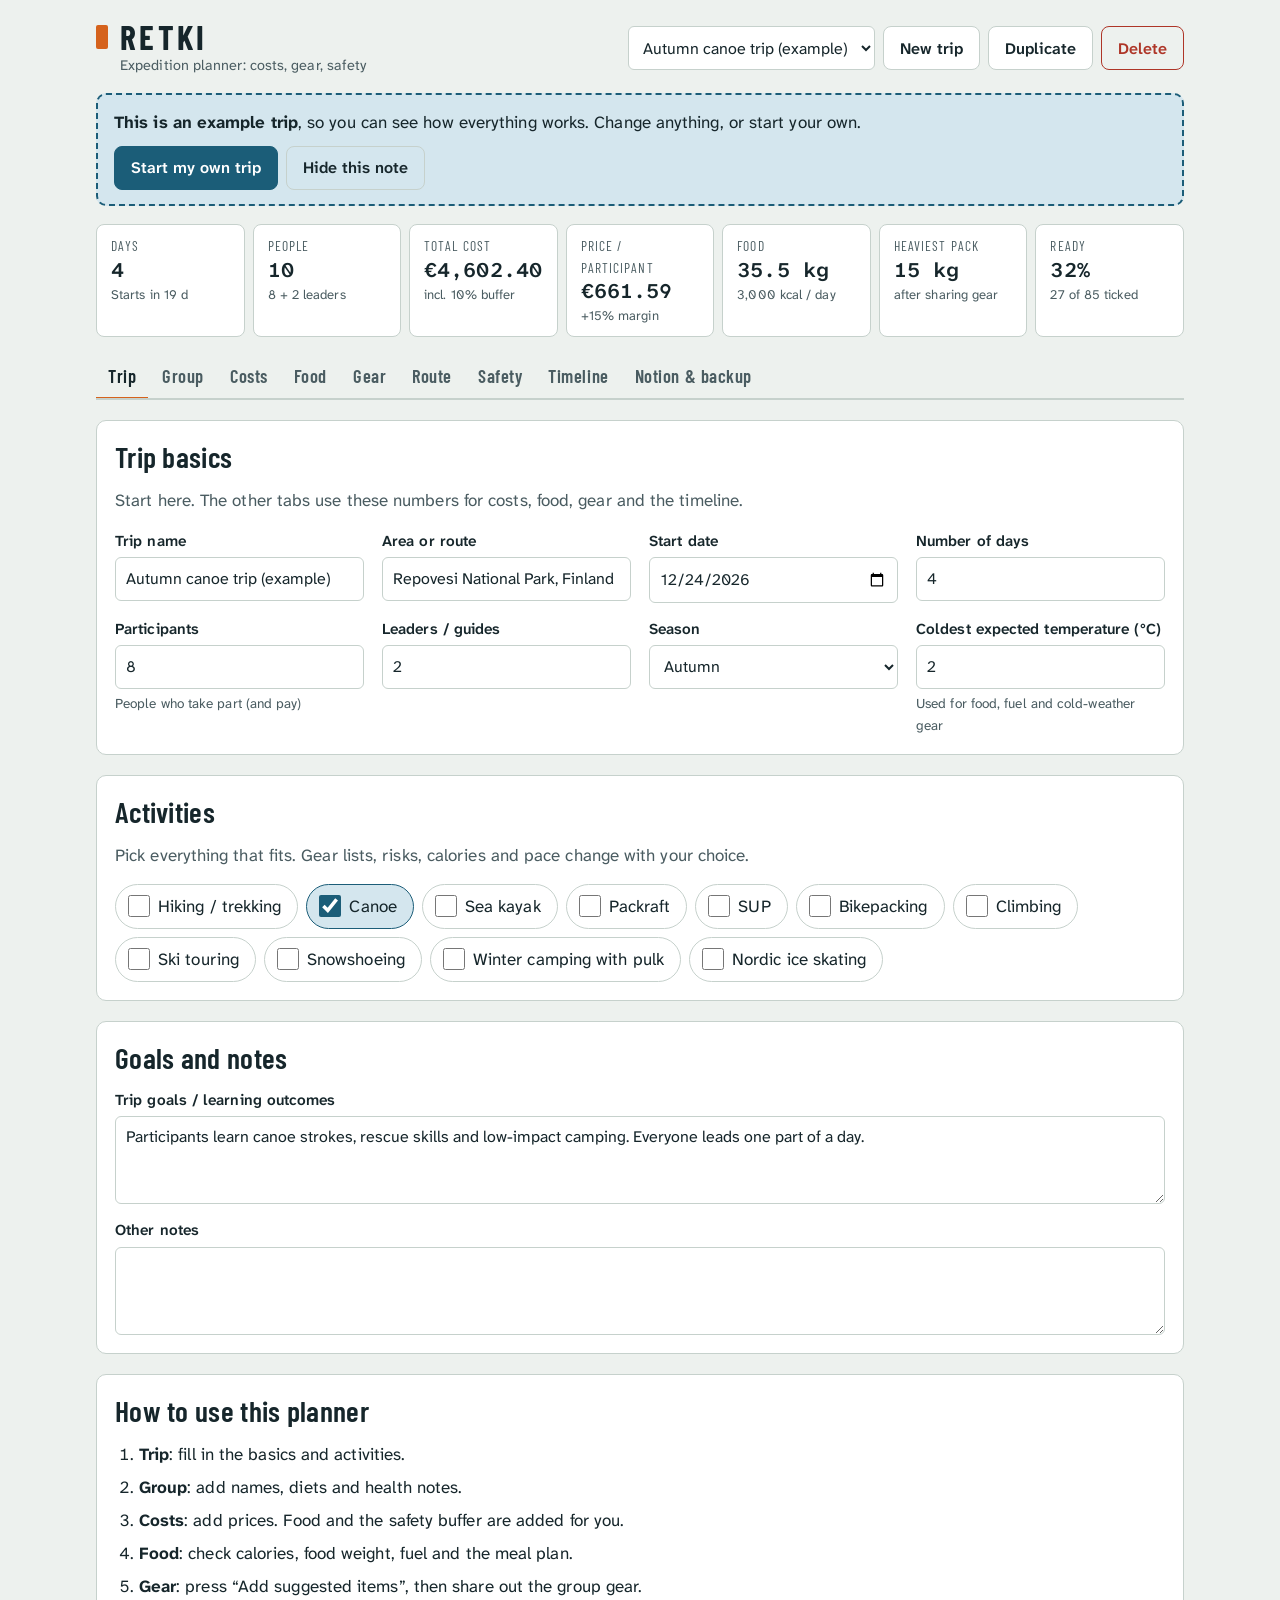
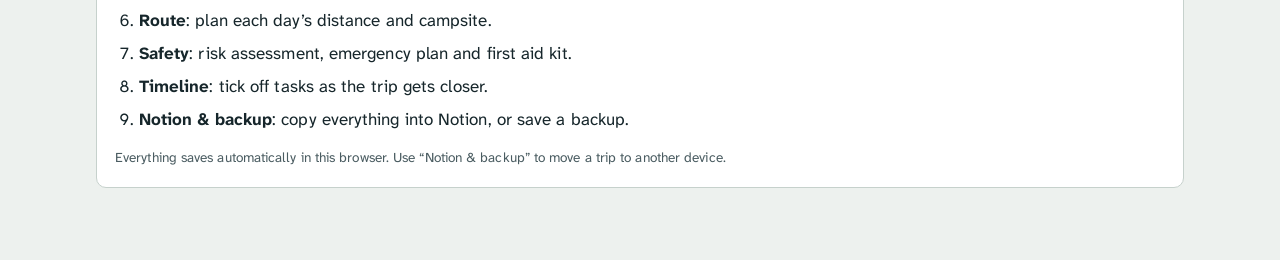
<file: retki-planner/index.html>
<!doctype html>
<html lang="en">
<head>
<meta charset="utf-8">
<meta name="viewport" content="width=device-width, initial-scale=1, viewport-fit=cover">
<title>Retki Planner</title>
<link rel="preconnect" href="https://fonts.googleapis.com">
<link rel="preconnect" href="https://fonts.gstatic.com" crossorigin>
<link rel="stylesheet" href="https://fonts.googleapis.com/css2?family=Atkinson+Hyperlegible+Mono:wght@400;600&family=Atkinson+Hyperlegible+Next:wght@400;600;700&family=Barlow+Condensed:wght@500;600;700&display=swap">
<style>
:root{
  --bg:#EDF1EE; --surface:#FFFFFF; --surface-2:#E2E9E5; --ink:#16262B; --ink-2:#4A5C61; --line:#C6D1CC;
  --accent:#1B5D78; --accent-ink:#FFFFFF; --accent-soft:#D4E6EE;
  --trail:#D5621C;
  --ok:#2A7549; --ok-soft:#DAEEE1; --warn:#8C5A00; --warn-soft:#F6EACB; --bad:#AE3527; --bad-soft:#F6DCD7;
  --focus:#D5621C;
  --display:"Barlow Condensed","Arial Narrow",Arial,sans-serif;
  --body:"Atkinson Hyperlegible Next","Atkinson Hyperlegible",Verdana,system-ui,sans-serif;
  --mono:"Atkinson Hyperlegible Mono",ui-monospace,Menlo,Consolas,monospace;
}
@media (prefers-color-scheme: dark){
  :root:not([data-theme="light"]){
    color-scheme:dark;
    --bg:#0E181B; --surface:#152328; --surface-2:#1C2E34; --ink:#E2EBE9; --ink-2:#A2B3B2; --line:#2D4148;
    --accent:#6CB3D0; --accent-ink:#0A1A20; --accent-soft:#1D3945;
    --trail:#F08B47;
    --ok:#6CC08C; --ok-soft:#163225; --warn:#E2B04E; --warn-soft:#382C12; --bad:#F08676; --bad-soft:#3D1E1A;
    --focus:#F08B47;
  }
}
:root[data-theme="dark"]{
  color-scheme:dark;
  --bg:#0E181B; --surface:#152328; --surface-2:#1C2E34; --ink:#E2EBE9; --ink-2:#A2B3B2; --line:#2D4148;
  --accent:#6CB3D0; --accent-ink:#0A1A20; --accent-soft:#1D3945;
  --trail:#F08B47;
  --ok:#6CC08C; --ok-soft:#163225; --warn:#E2B04E; --warn-soft:#382C12; --bad:#F08676; --bad-soft:#3D1E1A;
  --focus:#F08B47;
}
*,*::before,*::after{box-sizing:border-box}
html{-webkit-text-size-adjust:100%}
body{margin:0;background:var(--bg);color:var(--ink);font:17px/1.6 var(--body);letter-spacing:.005em}
.wrap{max-width:1120px;margin:0 auto;padding-inline:16px;padding-block:20px 72px}
h1,h2,h3{font-family:var(--display);font-weight:600;line-height:1.15;text-wrap:balance;margin:0;letter-spacing:.01em}
h2{font-size:1.85rem}
h3{font-size:1.35rem}
p{margin:0}
a{color:var(--accent)}
.sr{position:absolute;width:1px;height:1px;overflow:hidden;clip:rect(0 0 0 0);white-space:nowrap}

/* header */
.top{display:flex;flex-wrap:wrap;gap:12px 24px;align-items:center;justify-content:space-between}
.brand{display:flex;flex-direction:column;gap:0}
.mark{font-family:var(--display);font-weight:700;font-size:2.1rem;letter-spacing:.1em;display:inline-flex;align-items:center;gap:12px;line-height:1}
.mark::before{content:"";width:12px;height:24px;background:var(--trail);border-radius:2px}
.brand-sub{font-size:.9rem;color:var(--ink-2);padding-left:24px}
.tripbar{display:flex;flex-wrap:wrap;gap:8px;align-items:center}
.tripbar select{width:auto;max-width:100%;min-width:0;flex:1 1 220px}

/* buttons & inputs */
button{font:600 1rem/1.2 var(--body);min-height:44px;padding:10px 16px;border-radius:8px;border:1px solid var(--line);background:var(--surface);color:var(--ink);cursor:pointer}
button:hover{border-color:var(--accent)}
button.primary{background:var(--accent);border-color:var(--accent);color:var(--accent-ink)}
button.ghost{background:transparent}
button.danger{color:var(--bad);border-color:var(--bad)}
button.icon{min-width:44px;padding:8px 10px}
button.small{min-height:36px;padding:6px 12px;font-size:.92rem}
:focus-visible{outline:3px solid var(--focus);outline-offset:2px}
input,select,textarea{font:inherit;font-size:1rem;color:var(--ink);background:var(--surface);border:1px solid var(--line);border-radius:6px;padding:8px 10px;min-height:44px;width:100%}
input::placeholder,textarea::placeholder{color:var(--ink-2);opacity:.75}
textarea{min-height:88px;resize:vertical;line-height:1.5}
input[type=checkbox]{width:22px;height:22px;min-height:0;padding:0;accent-color:var(--accent);flex:none;margin:0}

/* summary */
.stats{display:grid;grid-template-columns:repeat(auto-fit,minmax(148px,1fr));gap:8px;margin-block:18px}
.stat{background:var(--surface);border:1px solid var(--line);border-radius:8px;padding:10px 14px}
.stat .k{font-family:var(--display);text-transform:uppercase;letter-spacing:.08em;font-size:.85rem;color:var(--ink-2)}
.stat .v{font-family:var(--mono);font-size:1.3rem;font-weight:600;font-variant-numeric:tabular-nums;line-height:1.3}
.stat .s{font-size:.82rem;color:var(--ink-2)}

/* tabs */
.tabs{position:sticky;top:env(safe-area-inset-top,0px);z-index:5;background:var(--bg);display:flex;gap:2px;overflow-x:auto;border-bottom:2px solid var(--line);scrollbar-width:thin}
.tab{border:0;background:transparent;border-bottom:3px solid transparent;border-radius:0;margin-bottom:-2px;white-space:nowrap;color:var(--ink-2);font-family:var(--display);font-weight:600;font-size:1.15rem;letter-spacing:.03em;padding:10px 12px}
.tab:hover{color:var(--ink)}
.tab[aria-selected="true"]{color:var(--ink);border-bottom-color:var(--trail)}

/* panels */
.panel{display:grid;gap:20px;margin-top:20px}
.card{background:var(--surface);border:1px solid var(--line);border-radius:10px;padding:18px;display:grid;gap:14px;min-width:0}
.card-head{display:flex;flex-wrap:wrap;gap:10px 16px;align-items:center;justify-content:space-between}
.intro{max-width:68ch;color:var(--ink-2)}
.form{display:grid;grid-template-columns:repeat(auto-fit,minmax(220px,1fr));gap:14px 18px}
.fld{display:flex;flex-direction:column;gap:4px;min-width:0}
.fld.wide{grid-column:1/-1}
.lbl{font-weight:600;font-size:.95rem}
.help{font-size:.85rem;color:var(--ink-2)}
.chk{display:flex;gap:10px;align-items:center;min-height:44px;cursor:pointer}
.chips{display:flex;flex-wrap:wrap;gap:8px}
.chip{display:inline-flex;align-items:center;gap:8px;border:1px solid var(--line);border-radius:999px;padding:8px 16px 8px 12px;background:var(--surface);cursor:pointer}
.chip:has(input:checked){background:var(--accent-soft);border-color:var(--accent)}
.actions{display:flex;flex-wrap:wrap;gap:8px;align-items:center}
.cols{display:grid;grid-template-columns:repeat(auto-fit,minmax(min(100%,320px),1fr));gap:20px}
.steps{margin:0;padding-left:1.4em;display:grid;gap:6px;max-width:68ch}

/* tables */
.tablewrap{overflow-x:auto;border:1px solid var(--line);border-radius:8px}
table{border-collapse:collapse;width:100%;font-size:.95rem}
th{font-family:var(--display);text-transform:uppercase;letter-spacing:.06em;font-weight:600;font-size:.85rem;color:var(--ink-2);text-align:left;padding:8px 10px;background:var(--surface-2);white-space:nowrap}
td{padding:6px 8px;border-top:1px solid var(--line);vertical-align:middle}
td input,td select{min-width:72px}
td textarea{min-height:64px;min-width:220px}
.num{text-align:right;font-family:var(--mono);font-variant-numeric:tabular-nums;white-space:nowrap}
.w-xs input{min-width:64px;width:72px}
.w-s input,.w-s select{min-width:96px}
.w-m input,.w-m select{min-width:150px}
.w-l input,.w-l textarea{min-width:220px}
tr.is-done td{background:var(--ok-soft)}
tr.sub td{background:var(--surface-2);font-weight:600}
.muted{color:var(--ink-2)}
.center{text-align:center}

/* state */
.pill{display:inline-block;padding:2px 10px;border-radius:999px;font-size:.85rem;font-weight:600;white-space:nowrap;line-height:1.5}
.pill.ok{background:var(--ok-soft);color:var(--ok)}
.pill.warn{background:var(--warn-soft);color:var(--warn)}
.pill.bad{background:var(--bad-soft);color:var(--bad)}
.pill.info{background:var(--accent-soft);color:var(--accent)}
.note{border-radius:8px;padding:12px 14px;background:var(--surface-2);max-width:none}
.note.warn{background:var(--warn-soft)}
.note.bad{background:var(--bad-soft)}
.note.info{background:var(--accent-soft)}
.banner{border:2px dashed var(--accent);background:var(--accent-soft);border-radius:10px;padding:14px 16px;display:flex;flex-wrap:wrap;gap:10px 16px;align-items:center;justify-content:space-between;margin-top:16px}
.confirm{display:flex;flex-wrap:wrap;gap:8px;align-items:center;background:var(--bad-soft);border-radius:8px;padding:10px 12px;width:100%}

/* totals & figures */
.totals{display:grid;gap:2px;max-width:460px}
.totals div{display:flex;justify-content:space-between;gap:16px;padding:6px 0;border-bottom:1px solid var(--line)}
.totals div:last-child{border-bottom:0}
.totals .big{font-size:1.15rem;font-weight:700}
.figs{display:grid;grid-template-columns:repeat(auto-fit,minmax(170px,1fr));gap:10px}
.fig{border:1px solid var(--line);border-radius:8px;padding:10px 14px;background:var(--surface)}
.fig .k{font-size:.88rem;color:var(--ink-2)}
.fig .v{font-family:var(--mono);font-size:1.25rem;font-weight:600;font-variant-numeric:tabular-nums}
.bar{height:8px;border-radius:4px;background:var(--surface-2);overflow:hidden;min-width:80px}
.bar span{display:block;height:100%;background:var(--accent)}

/* checklists */
.checklist{list-style:none;margin:0;padding:0;display:grid;gap:2px}
.checklist li{display:flex;gap:12px;align-items:center;padding:8px 6px;border-bottom:1px solid var(--line)}
.checklist li.is-done{color:var(--ink-2)}
.checklist li.is-done .t{text-decoration:line-through}
.checklist .q{margin-left:auto;font-family:var(--mono);font-variant-numeric:tabular-nums;white-space:nowrap}

/* carriers */
.carriers{display:grid;grid-template-columns:repeat(auto-fit,minmax(min(100%,280px),1fr));gap:12px}
.carrier{border:1px solid var(--line);border-radius:8px;padding:12px;display:grid;gap:8px;align-content:start}
.carrier-head{display:flex;justify-content:space-between;align-items:baseline;gap:8px}
.carrier ul{list-style:none;margin:0;padding:0;display:grid;gap:6px;font-size:.92rem}
.carrier li{display:grid;grid-template-columns:1fr auto;gap:6px;align-items:center}
.carrier li select{min-height:36px;padding:4px 6px;font-size:.88rem;width:auto;max-width:140px}

.out{font-family:var(--mono);font-size:.85rem;min-height:220px;white-space:pre}
.msg{font-weight:600}
@media (max-width:560px){
  body{font-size:16px}
  h2{font-size:1.6rem}
  .mark{font-size:1.8rem}
}
@media (prefers-reduced-motion: reduce){*{scroll-behavior:auto!important;transition:none!important}}
</style>
</head>
<body>
<div class="wrap" id="app"></div>
<script>
(function(){
'use strict';

/* ---------- reference data ---------- */
const ACT={
  hiking:{label:'Hiking / trekking',pace:3.5,kcal:3000,foot:true},
  canoe:{label:'Canoe',pace:4,kcal:3000},
  kayak:{label:'Sea kayak',pace:5,kcal:3200},
  packraft:{label:'Packraft',pace:3,kcal:3200,foot:true},
  sup:{label:'SUP',pace:3.5,kcal:2800},
  bike:{label:'Bikepacking',pace:12,kcal:3500},
  climb:{label:'Climbing',pace:2,kcal:3000,foot:true},
  ski:{label:'Ski touring',pace:4,kcal:3800,foot:true},
  snowshoe:{label:'Snowshoeing',pace:2.5,kcal:3500,foot:true},
  pulk:{label:'Winter camping with pulk',pace:3,kcal:4200,foot:true},
  skate:{label:'Nordic ice skating',pace:15,kcal:3400}
};
const WATER=['canoe','kayak','packraft','sup'];
const SNOW=['ski','snowshoe','pulk'];
const UNITS=[['group','per group (once)'],['person','per person (everyone)'],['participant','per participant'],['personDay','per person per day'],['day','per day']];
const CATS=['Transport','Accommodation','Food','Gear rental','Permits & fees','Staff','Insurance','Other'];
const CURRENCIES=['EUR','SEK','NOK','USD','GBP','CHF','JPY','TWD'];
const TYPES=[['personal','Personal (each person)'],['group','Group (shared)'],['transport','Boat / bike / worn (not in pack)']];

// name | type p/g/t | grams | quantity rule (number, n = everyone, n/3 = one per 3 people)
const GEAR={
  base:[
    'Backpack (60–80 L)|p|1800','Sleeping bag (comfort rating fits the forecast)|p|1400','Sleeping pad|p|500',
    'Headlamp + spare batteries|p|120','Base layers, top and bottom (wool or synthetic)|p|350','Warm mid layer (fleece or wool)|p|450',
    'Rain jacket|p|400','Rain trousers|p|300','Warm hat and gloves|p|180','Spare socks and underwear|p|250',
    'Dry camp clothes in a dry bag|p|600','Water bottle (1 L)|p|150','Mug, bowl and spoon (a kuksa works)|p|200','Knife|p|100',
    'Personal medication and small first aid kit|p|150','Sunscreen, lip balm, sunglasses|p|150','Toiletries, toothbrush, toilet paper|p|250',
    'Phone in waterproof case|p|250','Sit pad|p|80','Whistle|p|15',
    'Tent|g|2800|n/3','Stove|g|400|n/5','Cook pot set|g|800|n/5','Lighter and fire steel|g|80|2',
    'Water filter or purification tablets|g|300|n/5','Group first aid kit (see Safety tab)|g|900|1',
    'Repair kit (duct tape, cord, needle, spare buckles)|g|400|1','Map and compass|g|250|2','Emergency shelter (bothy bag)|g|600|n/6',
    'Power bank|g|350|n/4','Satellite messenger or PLB|g|150|1','Tarp|g|900|1','Saw or axe|g|700|1',
    'Toilet trowel and bags|g|150|1','Rubbish bags|g|100|1'
  ],
  summer:['Mosquito head net and repellent|p|120','Sun hat|p|80','Tick remover|g|20|2'],
  cold:['Insulated jacket (down or synthetic)|p|800','Mittens with liner gloves|p|250','Face protection (buff, balaclava)|p|80',
    'Thermos (vacuum flask)|p|450','Camp booties|p|250','Extra closed-cell foam pad|p|300','Low-reading thermometer|g|50|1','Spare hand warmers|g|200|1'],
  hiking:['Hiking poles|p|500','Gaiters|p|300'],
  canoe:['Canoe|t|30000|n/2','Paddle|t|900|n','Spare paddle|t|900|n/2','Buoyancy aid (PFD)|t|700|n','Dry bags or barrel|p|400',
    'Water shoes|p|400','Bailer and sponge|t|200|n/2','Painter lines (bow and stern)|t|400|n/2','Throw bag|g|800|n/4','Canoe repair kit|g|500|1','Waterproof map case|g|150|1'],
  kayak:['Sea kayak|t|25000|n','Paddle|t|900|n','Spray deck|t|500|n','Buoyancy aid (PFD)|t|700|n','Wetsuit or drysuit|p|1500',
    'Paddling shoes|p|400','Bilge pump|t|500|n','Paddle float|t|400|n/2','Spare split paddle|t|1000|n/3','Towline|g|600|n/3',
    'VHF radio|g|300|1','Kayak repair kit|g|500|1','Dry bags or barrel|p|400'],
  packraft:['Packraft|p|3000','Four-piece paddle|p|1000','Buoyancy aid (PFD)|p|700','Helmet|p|400','Inflation bag|p|60','Drysuit|p|1300',
    'Throw bag|g|800|n/4','Packraft repair patches|g|150|1'],
  sup:['SUP board|t|11000|n','SUP paddle|t|800|n','Leash|t|200|n','Buoyancy aid (PFD)|t|700|n','Board pump|g|1200|n/4','Dry bags or barrel|p|400'],
  bike:['Bike|t|14000|n','Helmet|p|350','Bike bags (frame, seat, handlebar)|p|1200','Lights front and rear|p|250','Spare inner tube|p|200',
    'Multitool and tyre levers|g|250|n/3','Bike pump|g|200|n/3','Chain lube and rag|g|150|1','Spare brake pads and chain links|g|150|1'],
  climb:['Helmet|p|350','Harness|p|400','Climbing shoes|p|500','Belay device and locking carabiner|p|150','Chalk bag|p|100',
    'Rope|g|3800|n/3','Quickdraws (set of 12)|g|1200|n/3','Slings and cord for anchors|g|800|n/3','Guidebook or topo|g|300|1'],
  ski:['Skis and bindings|t|3000|n','Ski boots|t|1500|n','Ski poles|t|500|n','Climbing skins|p|500','Goggles|p|200','Wax kit|g|500|1',
    'Binding and pole repair kit|g|400|1','Avalanche kit: transceiver, probe, shovel (mountain terrain only)|p|1300'],
  snowshoe:['Snowshoes|t|2000|n','Ski poles|t|500|n','Gaiters|p|300','Goggles|p|200'],
  pulk:['Pulk sled with harness|t|6000|n','Winter sleeping bag (−25 °C comfort)|p|2200','Snow shovel|g|700|n/4','Snow saw|g|400|1',
    'Big pot for melting snow|g|900|n/5','Candle lantern|g|200|n/3'],
  skate:['Nordic tour skates|p|1600','Ice claws (worn around the neck)|p|150','Throw rope in a bag|p|500','Ice pole (ice prod)|p|600',
    'Helmet|p|350','Spare dry clothes in a dry bag|p|800']
};

// hazard | likelihood | severity | how we reduce it
const RISKS={
  base:[
    'Getting lost or separated from the group|2|2|Route briefing every morning, map and compass in each small group, buddy system, agreed regroup points.',
    'Slip, trip or sprain on uneven ground|2|2|WFA-trained leader, group first aid kit, sensible pace, good footwear.',
    'Sudden weather change (storm, heavy rain)|2|3|Check the forecast (FMI / Ilmatieteen laitos) every day, set a turn-around time, have a plan B campsite.',
    'Hypothermia|2|3|Layer check before leaving, dry spare clothes in a dry bag, warm drinks, watch for the "umbles" (stumbles, mumbles, fumbles).',
    'Stomach illness from food or water|1|2|Filter or boil water, wash hands before cooking, store food safely (hygiene passport rules).',
    'Medical condition or allergy in the group|1|3|Collect health forms before the trip, know where EpiPens and medicines are kept, brief the co-leader.',
    'No phone signal in an emergency|2|3|Check coverage maps, carry a satellite messenger, leave the route plan and check-in times with a contact person.',
    'Campfire or stove fire|1|3|Follow forest fire warnings (open fire is banned during a warning in Finland), use marked fire sites only, keep water ready.'
  ],
  water:[
    'Capsize and cold-water immersion|2|3|PFD worn at all times, capsize and rescue practice on day 1, stay near the shore when the water is cold, spare clothes in a dry bag.',
    'Wind and waves on open water|2|3|Cross big open areas on calm mornings, set a wind limit (e.g. 6–7 m/s for beginners), follow the shoreline around bays.',
    'Drowning|1|3|Know everyone’s swimming ability, PFD always on, throw bag ready, leaders trained in water rescue.'
  ],
  rapids:['Rapids, weirs or strong current|1|3|Scout from the shore, portage when in doubt, know the river grade.'],
  winter:[
    'Frostbite|2|2|Buddy face checks, mittens and face protection, keep feet warm and dry, stop and rewarm early.',
    'Falling through lake or river ice|1|3|Ice claws worn, check ice thickness, avoid currents, river mouths and reeds, keep distance between people.',
    'Short daylight and darkness (kaamos)|2|2|Plan days around daylight, headlamps with spare batteries, set up camp before dark.',
    'Snow blindness|1|2|Sunglasses or goggles in bright snow.'
  ],
  avalanche:['Avalanche (mountain terrain only)|1|3|Check the avalanche forecast, full avalanche kit and training for everyone, avoid slopes steeper than 30°.'],
  skate:[
    'Falling through ice while skating|2|3|Never skate alone, ice claws and throw rope on everyone, test the ice with an ice pole, 5+ m between skaters, dry clothes in a floating bag.',
    'Fall on hard ice (head injury)|2|2|Helmets, knee pads for beginners, adjust speed to the ice.'
  ],
  climb:[
    'Fall while climbing|1|3|Partner checks (harness, knot, belay), helmets on at the crag, qualified instructor.',
    'Rockfall|1|3|Helmets, no standing under climbers, choose solid rock.'
  ],
  bike:[
    'Traffic collision|1|3|Helmets, lights and reflective vests, ride in single file on roads, avoid busy roads.',
    'Crash on a rough trail|2|2|Ride within skill level, check brakes every morning.'
  ],
  summer:[
    'Tick bites (Lyme disease, TBE)|2|2|Long trousers, daily tick checks, tick remover in the kit, know TBE risk areas.',
    'Heat and dehydration|1|2|Plenty of water, sun hat, rest in the shade at midday.',
    'Wasp sting with allergic reaction|1|3|Know who has allergies, all leaders know where the EpiPen is, antihistamines in the kit.'
  ]
};

const EMERGENCY={
  FI:{name:'Finland',lines:[['112','All emergencies (ambulance, fire, police, sea rescue)'],['112 Suomi app','Sends your exact location to the emergency centre'],['+358 294 1000','Maritime rescue (MRCC Turku)'],['0800 147 111','Poison Information Centre']]},
  SE:{name:'Sweden',lines:[['112','All emergencies'],['1177','Health advice (non-urgent)']]},
  NO:{name:'Norway',lines:[['113','Ambulance'],['112','Police'],['110','Fire']]},
  AT:{name:'Austria',lines:[['112','All emergencies'],['144','Ambulance'],['140','Mountain rescue (Bergrettung)']]},
  JP:{name:'Japan',lines:[['119','Ambulance and fire'],['110','Police'],['118','Coast guard']]},
  TW:{name:'Taiwan',lines:[['119','Ambulance and fire'],['110','Police'],['118','Coast guard']]}
};

const TASKS=[
  [90,'before','Choose area and dates. Check permits and national park rules.'],
  [60,'before','Make the budget and set the price (Costs tab).'],
  [56,'before','Book huts, campsites and transport.'],
  [49,'before','Send the info letter. Collect health, diet and swimming forms.'],
  [42,'before','Book or rent gear (boats, pulks, skis…).'],
  [28,'before','Finish the risk assessment and emergency plan (Safety tab).'],
  [21,'before','Check group gear and repair what is broken.'],
  [14,'before','Make the meal plan and shopping list (Food tab).'],
  [10,'before','Leave the route plan and check-in times with the contact person at home.'],
  [7,'before','Check the long-range forecast, ice or water conditions and forest fire warnings.'],
  [3,'before','Food shopping and repacking into daily bags.'],
  [2,'before','Pack and share out group gear. Charge all batteries.'],
  [1,'before','Final forecast check. Gear check with the group.'],
  [0,'after-start','Departure: head count and safety briefing.'],
  [0,'after-end','Tell the contact person you are back safely.'],
  [3,'after-end','Clean, dry and return gear.'],
  [7,'after-end','Debrief and reflection with the group. Collect feedback.'],
  [14,'after-end','Final accounting: receipts against the budget.']
];

/* ---------- helpers ---------- */
const uid=()=>Math.random().toString(36).slice(2,10);
const esc=s=>String(s??'').replace(/[&<>"']/g,c=>({'&':'&amp;','<':'&lt;','>':'&gt;','"':'&quot;',"'":'&#39;'}[c]));
function num(v){const n=parseFloat(String(v??'').replace(/\s/g,'').replace(',','.'));return isFinite(n)?n:0;}
const r1=n=>Math.round(n*10)/10;
const kg=g=>r1(g/1000).toLocaleString('en-GB')+' kg';
function money(v,cur){
  const whole=cur==='JPY'||cur==='TWD';
  try{return new Intl.NumberFormat('en-IE',{style:'currency',currency:cur,minimumFractionDigits:whole?0:2,maximumFractionDigits:whole?0:2}).format(v||0);}
  catch(e){return (v||0).toFixed(whole?0:2)+' '+cur;}
}
function parseDate(s){const m=/^(\d{4})-(\d{2})-(\d{2})$/.exec(s||'');return m?new Date(+m[1],+m[2]-1,+m[3]):null;}
function addDays(d,n){const x=new Date(d);x.setDate(x.getDate()+n);return x;}
function iso(d){return d.getFullYear()+'-'+String(d.getMonth()+1).padStart(2,'0')+'-'+String(d.getDate()).padStart(2,'0');}
function nice(d){return d?d.toLocaleDateString('en-GB',{weekday:'short',day:'numeric',month:'short',year:'numeric'}):'';}
function today(){const t=new Date();return new Date(t.getFullYear(),t.getMonth(),t.getDate());}
function qtyFor(rule,n){
  if(rule==='n')return Math.max(1,n);
  const m=/^n\/(\d+)$/.exec(rule);
  if(m)return Math.max(1,Math.ceil(n/+m[1]));
  return Math.max(1,parseInt(rule,10)||1);
}

/* ---------- state ---------- */
const KEY='retki-planner-v1';
let store;
const ui={confirm:null,exportText:'',exportLabel:'',msg:'',restoreText:'',gearFilter:'all'};

function blankTrip(){
  return {
    id:uid(),name:'New trip',example:false,location:'',activities:['hiking'],start:'',days:'3',participants:'6',leaders:'2',
    season:'summer',minTemp:'',currency:'EUR',altCurrency:'JPY',altRate:'165',buffer:'10',margin:'0',goals:'',notes:'',
    costs:[['Transport','Transport to the start'],['Accommodation','Huts or campsites'],['Gear rental','Gear rental'],['Permits & fees','Permits and fees'],['Insurance','Insurance']]
      .map(([cat,label])=>({id:uid(),cat,label,amount:'',qty:'1',unit:'group'})),
    food:{costPPD:'12',spareDay:true,includeInCosts:true,kcalOverride:'',meltSnow:false},
    meals:[],gear:[],assign:{},people:[],risks:[],
    emergency:{country:'FI',hospital:'',evac:'',coverage:'',satDevice:'',homeContact:'',checkIn:'',notes:''},
    firstAid:{},route:[],pace:'',exportHealth:false,
    tasks:TASKS.map(([n,rel,text])=>({id:uid(),n:String(n),rel,text,done:false}))
  };
}

function exampleTrip(){
  const t=blankTrip();
  const start=addDays(today(),19);
  Object.assign(t,{name:'Autumn canoe trip (example)',example:true,location:'Repovesi National Park, Finland',activities:['canoe'],
    start:iso(start),days:'4',participants:'8',leaders:'2',season:'autumn',minTemp:'2',buffer:'10',margin:'15',
    goals:'Participants learn canoe strokes, rescue skills and low-impact camping. Everyone leads one part of a day.'});
  t.costs=[
    ['Transport','Minivan rental','110','2','day'],['Transport','Fuel','160','1','group'],
    ['Gear rental','Canoe rental (incl. paddles and PFDs)','38','5','day'],['Gear rental','Gas cartridges','7','6','group'],
    ['Permits & fees','Parking','5','2','day'],['Accommodation','Campfire sites (free in the national park)','0','1','group'],
    ['Staff','Leader wage','180','2','day'],['Insurance','Group accident insurance','3.5','1','personDay'],['Other','Outdoor map','22','1','group']
  ].map(([cat,label,amount,qty,unit])=>({id:uid(),cat,label,amount,qty,unit}));
  t.food.costPPD='14';
  t.people=[
    ['Aya','leader','','WFA (NOLS)','yes'],['Ville','leader','','','yes'],['Aino','participant','Vegetarian','','yes'],
    ['Eetu','participant','','','yes'],['Mikko','participant','Nut allergy','EpiPen in the top pocket of his PFD','yes'],
    ['Sofia','participant','Vegan','','yes'],['Lauri','participant','','','yes'],['Emma','participant','Lactose-free','','yes'],
    ['Jussi','participant','','','unknown'],['Helmi','participant','','Asthma, carries an inhaler','yes']
  ].map(([name,role,diet,health,swim])=>({id:uid(),name,role,diet,health,swim,contact:''}));
  t.route=[
    ['1','Launch site','Island campsite','11','0','','Lean-to (laavu) by the lake','Practise strokes and a capsize drill before leaving'],
    ['2','Island campsite','Lakeside campfire site','14','0','','Tents','Short portage (about 200 m)'],
    ['3','Lakeside campfire site','Lakeside campfire site','4','0','','Tents','Skills day: rescue practice, fire lighting, rest'],
    ['4','Lakeside campfire site','Launch site','12','0','','Home','Clean and return canoes']
  ].map(([day,from,to,km,up,hours,over,notes])=>({id:uid(),day,from,to,km,up,hours,over,notes}));
  Object.assign(t.emergency,{evac:'Paddle back to the nearest road access point. Rescue services can reach the launch site by car.',
    coverage:'Check the operator coverage map before the trip.',satDevice:'Satellite messenger carried by Aya',
    homeContact:'Staff contact on duty (name + phone)',checkIn:'Text message every evening at 20:00'});
  suggestGear(t);suggestRisks(t);
  t.gear.forEach((g,i)=>{if(i%3===0)g.packed=true;});
  t.risks.slice(0,3).forEach(r=>r.who='Aya');
  const s=parseDate(t.start),now=today();
  t.tasks.forEach(k=>{const d=taskDate(t,k,s);if(d&&d<addDays(now,-7))k.done=true;});
  ['gloves','plasters','blister','gauze','tape'].forEach(k=>t.firstAid[k]=true);
  shareOut(t);
  return t;
}

function load(){
  try{
    const raw=localStorage.getItem(KEY);
    if(raw){const s=JSON.parse(raw);if(s&&s.trips&&s.trips[s.current])return s;}
  }catch(e){}
  const t=exampleTrip();
  return {v:1,current:t.id,tab:'trip',trips:{[t.id]:t}};
}
function persist(){try{localStorage.setItem(KEY,JSON.stringify(store));}catch(e){}}
const T=()=>store.trips[store.current];
function getPath(o,p){return p.split('.').reduce((a,k)=>a==null?a:a[k],o);}
function setPath(o,p,v){const ks=p.split('.');const last=ks.pop();const tgt=ks.reduce((a,k)=>a[k],o);tgt[last]=v;}

/* ---------- suggestions ---------- */
function peopleCount(t){return Math.max(0,num(t.participants))+Math.max(0,num(t.leaders));}
function coldTemp(t){return String(t.minTemp).trim()===''?(t.season==='winter'?-10:t.season==='summer'?10:3):num(t.minTemp);}
function isCold(t){return coldTemp(t)<0||t.season==='winter';}
function suggestGear(t){
  const n=peopleCount(t)||1;
  const keys=['base',...t.activities];
  if(t.season==='summer')keys.push('summer');
  if(isCold(t))keys.push('cold');
  const have=new Set(t.gear.map(g=>g.name.trim().toLowerCase()));
  let added=0;
  keys.forEach(k=>(GEAR[k]||[]).forEach(s=>{
    const [name,ty,g,rule]=s.split('|');
    if(have.has(name.toLowerCase()))return;
    have.add(name.toLowerCase());
    const type={p:'personal',g:'group',t:'transport'}[ty];
    t.gear.push({id:uid(),name,type,grams:g,qty:String(type==='personal'?1:qtyFor(rule||'1',n)),packed:false});
    added++;
  }));
  return added;
}
function suggestRisks(t){
  const a=t.activities,keys=['base'];
  if(a.some(x=>WATER.includes(x)))keys.push('water');
  if(a.includes('canoe')||a.includes('packraft'))keys.push('rapids');
  if(a.some(x=>SNOW.includes(x))||a.includes('skate')||isCold(t))keys.push('winter');
  if(a.includes('ski'))keys.push('avalanche');
  if(a.includes('skate'))keys.push('skate');
  if(a.includes('climb'))keys.push('climb');
  if(a.includes('bike'))keys.push('bike');
  if(t.season==='summer')keys.push('summer');
  const have=new Set(t.risks.map(r=>r.hazard.trim().toLowerCase()));
  let added=0;
  keys.forEach(k=>RISKS[k].forEach(s=>{
    const [hazard,l,sv,fix]=s.split('|');
    if(have.has(hazard.toLowerCase()))return;
    have.add(hazard.toLowerCase());
    t.risks.push({id:uid(),hazard,l,s:sv,fix,who:''});added++;
  }));
  return added;
}

/* ---------- calculations ---------- */
function calc(t){
  const days=Math.max(0,num(t.days)),part=Math.max(0,num(t.participants)),lead=Math.max(0,num(t.leaders)),people=part+lead;
  const acts=t.activities.length?t.activities:['hiking'];
  const minT=coldTemp(t);
  let kcal=Math.max(...acts.map(a=>ACT[a].kcal));
  if(minT<0)kcal+=Math.min(800,Math.round(-minT*25/50)*50);
  if(num(t.food.kcalOverride)>0)kcal=num(t.food.kcalOverride);
  const foodDays=days+(t.food.spareDay?1:0);
  const kgPPD=Math.round(kcal/4200*100)/100;
  const foodKg=kgPPD*foodDays*people;
  const foodCost=num(t.food.costPPD)*foodDays*people;
  const gasPPD=t.food.meltSnow?90:minT<-5?45:minT<5?35:25;
  const fuelG=gasPPD*days*people;
  const mult={group:1,person:people,participant:part,personDay:people*days,day:days};
  const rows=t.costs.map(c=>({c,total:num(c.amount)*num(c.qty)*(mult[c.unit]??1)}));
  const byCat={};
  rows.forEach(r=>{byCat[r.c.cat]=(byCat[r.c.cat]||0)+r.total;});
  if(t.food.includeInCosts)byCat.Food=(byCat.Food||0)+foodCost;
  const subtotal=rows.reduce((a,r)=>a+r.total,0)+(t.food.includeInCosts?foodCost:0);
  const buffer=subtotal*num(t.buffer)/100;
  const total=subtotal+buffer;
  const perPart=part?total/part:0,perPerson=people?total/people:0;
  const price=perPart*(1+num(t.margin)/100);
  let personalG=0,groupG=0;
  t.gear.forEach(g=>{const w=num(g.grams)*num(g.qty);if(g.type==='personal')personalG+=w;else if(g.type==='group')groupG+=w;});
  const pace=num(t.pace)||ACT[acts[0]].pace;
  const foot=ACT[acts[0]].foot;
  return {days,part,lead,people,acts,minT,kcal,foodDays,kgPPD,foodKg,foodCost,gasPPD,fuelG,rows,byCat,subtotal,buffer,total,perPart,perPerson,price,personalG,groupG,pace,foot};
}
function loads(t,c){
  const eachFood=c.people?(c.foodKg*1000+c.fuelG)/c.people:0;
  const base=c.personalG+eachFood;
  const units=[];
  t.gear.filter(g=>g.type==='group').forEach(g=>{
    const q=Math.max(0,Math.round(num(g.qty)));
    for(let i=0;i<q;i++)units.push({key:g.id+':'+i,name:g.name+(q>1?' ('+(i+1)+'/'+q+')':''),g:num(g.grams)});
  });
  const map={};
  t.people.forEach(p=>{map[p.id]={p,items:[],g:base};});
  const unassigned=[];
  units.forEach(u=>{const pid=t.assign[u.key];if(pid&&map[pid]){map[pid].items.push(u);map[pid].g+=u.g;}else unassigned.push(u);});
  return {rows:t.people.map(p=>map[p.id]),unassigned,base,eachFood,units};
}
function shareOut(t){
  const c=calc(t),L=loads(t,c);
  if(!L.rows.length)return false;
  t.assign={};
  const bins=L.rows.map(r=>({id:r.p.id,g:L.base}));
  L.units.slice().sort((a,b)=>b.g-a.g).forEach(u=>{bins.sort((a,b)=>a.g-b.g);bins[0].g+=u.g;t.assign[u.key]=bins[0].id;});
  return true;
}
function routeHours(r,c){
  if(String(r.hours).trim()!=='')return num(r.hours);
  const h=num(r.km)/c.pace+(c.foot?num(r.up)/600:0);
  return Math.round(h*2)/2;
}
function taskDate(t,k,start){
  start=start||parseDate(t.start);if(!start)return null;
  const n=num(k.n),days=Math.max(1,num(t.days));
  if(k.rel==='before')return addDays(start,-n);
  if(k.rel==='after-start')return addDays(start,n);
  return addDays(start,days-1+n);
}
function firstAidList(t,c){
  const n=Math.max(1,c.people),d=Math.max(1,c.days);
  const L=[
    ['gloves','Nitrile gloves (pairs)',Math.max(6,n)],
    ['plasters','Plasters, mixed sizes',20+2*n],
    ['blister','Blister kit (blister plasters, moleskin)',Math.ceil(n/4)],
    ['gauze','Sterile gauze pads 10 × 10 cm',10+2*d],
    ['strips','Wound closure strips (packs)',1],
    ['tape','Athletic tape 3.8 cm (rolls)',2],
    ['elastic','Elastic bandage',2],
    ['splint','SAM splint',n>10?2:1],
    ['triangle','Triangular bandage',2],
    ['shears','Trauma shears',1],
    ['tweezers','Tweezers and tick remover',1],
    ['syringe','Irrigation syringe',1],
    ['wipes','Antiseptic wipes',10+n],
    ['pain','Pain relief (paracetamol, ibuprofen)',1],
    ['antihist','Antihistamine tablets (packs)',1],
    ['ors','Oral rehydration salts (sachets)',Math.max(6,n)],
    ['blanket','Emergency (space) blanket',Math.ceil(n/4)+1],
    ['cpr','CPR pocket mask',1],
    ['sanitiser','Hand sanitiser',1],
    ['soap','Pencil, notebook and SOAP note forms',1]
  ];
  if(isCold(t))L.push(['thermo','Low-reading thermometer (hypothermia)',1]);
  if(t.activities.some(a=>WATER.includes(a)))L.push(['drybag','Waterproof bag for the kit',1]);
  return L.map(([key,name,qty])=>({key,name,qty}));
}

/* ---------- small render helpers ---------- */
const idOf=p=>'f-'+p.replace(/\./g,'-');
function inp(path,label,o={}){
  const v=getPath(T(),path)??'';
  return `<label class="fld${o.wide?' wide':''}" for="${idOf(path)}"><span class="lbl">${label}</span>
    <input id="${idOf(path)}" type="${o.type||'text'}"${o.mode?` inputmode="${o.mode}"`:''} data-path="${path}" value="${esc(v)}" placeholder="${esc(o.ph||'')}" autocomplete="off">
    ${o.help?`<span class="help">${o.help}</span>`:''}</label>`;
}
function sel(path,label,opts,o={}){
  const v=getPath(T(),path);
  return `<label class="fld${o.wide?' wide':''}" for="${idOf(path)}"><span class="lbl">${label}</span>
    <select id="${idOf(path)}" data-path="${path}">${opts.map(([k,t])=>`<option value="${esc(k)}"${String(v)===String(k)?' selected':''}>${esc(t)}</option>`).join('')}</select>
    ${o.help?`<span class="help">${o.help}</span>`:''}</label>`;
}
function area(path,label,o={}){
  const v=getPath(T(),path)??'';
  return `<label class="fld${o.wide?' wide':''}" for="${idOf(path)}"><span class="lbl">${label}</span>
    <textarea id="${idOf(path)}" data-path="${path}" placeholder="${esc(o.ph||'')}">${esc(v)}</textarea></label>`;
}
function chk(path,label){
  const v=getPath(T(),path);
  return `<label class="chk" for="${idOf(path)}"><input type="checkbox" id="${idOf(path)}" data-path="${path}"${v?' checked':''}><span>${label}</span></label>`;
}
function rin(list,row,f,o={}){
  return `<input id="r-${list}-${row.id}-${f}" data-list="${list}" data-id="${row.id}" data-f="${f}" value="${esc(row[f])}"${o.mode?` inputmode="${o.mode}"`:''} placeholder="${esc(o.ph||'')}" aria-label="${esc(o.aria||f)}" autocomplete="off">`;
}
function rarea(list,row,f,o={}){
  return `<textarea id="r-${list}-${row.id}-${f}" data-list="${list}" data-id="${row.id}" data-f="${f}" aria-label="${esc(o.aria||f)}" placeholder="${esc(o.ph||'')}">${esc(row[f])}</textarea>`;
}
function rsel(list,row,f,opts,o={}){
  return `<select id="r-${list}-${row.id}-${f}" data-list="${list}" data-id="${row.id}" data-f="${f}" aria-label="${esc(o.aria||f)}">${opts.map(([k,t])=>`<option value="${esc(k)}"${String(row[f])===String(k)?' selected':''}>${esc(t)}</option>`).join('')}</select>`;
}
function rchk(list,row,f,aria){
  return `<input type="checkbox" id="r-${list}-${row.id}-${f}" data-list="${list}" data-id="${row.id}" data-f="${f}"${row[f]?' checked':''} aria-label="${esc(aria)}">`;
}
const del=(list,id,what)=>`<button class="icon ghost small" data-act="del-row" data-list="${list}" data-id="${id}" aria-label="Delete ${esc(what)}" title="Delete">✕</button>`;
function riskPill(l,s){const x=num(l)*num(s);return x>=6?`<span class="pill bad">High · ${x}</span>`:x>=3?`<span class="pill warn">Medium · ${x}</span>`:`<span class="pill ok">Low · ${x}</span>`;}
function loadPill(g,pulk){const k=g/1000;const lim=pulk?[30,40]:[18,23];return k>lim[1]?`<span class="pill bad">${kg(g)}</span>`:k>lim[0]?`<span class="pill warn">${kg(g)}</span>`:`<span class="pill ok">${kg(g)}</span>`;}

/* ---------- panels ---------- */
function pTrip(){
  const t=T();
  return `
  <section class="card">
    <h2>Trip basics</h2>
    <p class="intro">Start here. The other tabs use these numbers for costs, food, gear and the timeline.</p>
    <div class="form">
      ${inp('name','Trip name')}
      ${inp('location','Area or route',{ph:'e.g. Repovesi National Park'})}
      ${inp('start','Start date',{type:'date'})}
      ${inp('days','Number of days',{mode:'numeric'})}
      ${inp('participants','Participants',{mode:'numeric',help:'People who take part (and pay)'})}
      ${inp('leaders','Leaders / guides',{mode:'numeric'})}
      ${sel('season','Season',[['spring','Spring'],['summer','Summer'],['autumn','Autumn'],['winter','Winter']])}
      ${inp('minTemp','Coldest expected temperature (°C)',{mode:'decimal',ph:String(coldTemp(t)),help:'Used for food, fuel and cold-weather gear'})}
    </div>
  </section>
  <section class="card">
    <h2>Activities</h2>
    <p class="intro">Pick everything that fits. Gear lists, risks, calories and pace change with your choice.</p>
    <div class="chips">${Object.entries(ACT).map(([k,a])=>`<label class="chip" for="act-${k}"><input type="checkbox" id="act-${k}" data-activity="${k}"${t.activities.includes(k)?' checked':''}>${a.label}</label>`).join('')}</div>
  </section>
  <section class="card">
    <h2>Goals and notes</h2>
    <div class="form">
      ${area('goals','Trip goals / learning outcomes',{wide:true,ph:'What should participants learn or experience?'})}
      ${area('notes','Other notes',{wide:true})}
    </div>
  </section>
  <section class="card">
    <h2>How to use this planner</h2>
    <ol class="steps">
      <li><b>Trip</b>: fill in the basics and activities.</li>
      <li><b>Group</b>: add names, diets and health notes.</li>
      <li><b>Costs</b>: add prices. Food and the safety buffer are added for you.</li>
      <li><b>Food</b>: check calories, food weight, fuel and the meal plan.</li>
      <li><b>Gear</b>: press “Add suggested items”, then share out the group gear.</li>
      <li><b>Route</b>: plan each day’s distance and campsite.</li>
      <li><b>Safety</b>: risk assessment, emergency plan and first aid kit.</li>
      <li><b>Timeline</b>: tick off tasks as the trip gets closer.</li>
      <li><b>Notion &amp; backup</b>: copy everything into Notion, or save a backup.</li>
    </ol>
    <p class="help">Everything saves automatically in this browser. Use “Notion &amp; backup” to move a trip to another device.</p>
  </section>`;
}

function pGroup(){
  const t=T(),c=calc(t);
  const leaders=t.people.filter(p=>p.role==='leader').length,parts=t.people.length-leaders;
  const mismatch=t.people.length&&(leaders!==c.lead||parts!==c.part);
  const diets=t.people.filter(p=>(p.diet||'').trim());
  const health=t.people.filter(p=>(p.health||'').trim());
  const noSwim=t.people.filter(p=>p.swim!=='yes');
  return `
  <section class="card">
    <div class="card-head"><h2>Group</h2><div class="actions"><button class="primary" data-act="add-person">Add person</button></div></div>
    <p class="note info">Health information is private. It stays only in this browser, and it is left out of the Notion export unless you turn it on.</p>
    ${mismatch?`<div class="note warn actions"><span>The Trip tab says ${c.part} participants and ${c.lead} leaders, but this list has ${parts} and ${leaders}.</span><button class="small" data-act="sync-counts">Use this list’s numbers</button></div>`:''}
    <div class="tablewrap"><table>
      <thead><tr><th>Name</th><th>Role</th><th>Diet / allergies</th><th>Health notes</th><th>Swims?</th><th>Emergency contact</th><th></th></tr></thead>
      <tbody>${t.people.map(p=>`<tr>
        <td class="w-m">${rin('people',p,'name',{aria:'Name'})}</td>
        <td class="w-s">${rsel('people',p,'role',[['participant','Participant'],['leader','Leader']],{aria:'Role'})}</td>
        <td class="w-m">${rin('people',p,'diet',{aria:'Diet',ph:'e.g. vegan'})}</td>
        <td class="w-l">${rin('people',p,'health',{aria:'Health notes',ph:'e.g. asthma'})}</td>
        <td class="w-s">${rsel('people',p,'swim',[['yes','Yes'],['no','No'],['unknown','Not asked']],{aria:'Swimming'})}</td>
        <td class="w-m">${rin('people',p,'contact',{aria:'Emergency contact',ph:'Name + phone'})}</td>
        <td>${del('people',p.id,p.name||'person')}</td></tr>`).join('')||`<tr><td colspan="7" class="muted">No people yet. Press “Add person”.</td></tr>`}
      </tbody></table></div>
  </section>
  <div class="cols">
    <section class="card"><h3>Diets and allergies</h3>
      ${diets.length?`<ul class="checklist">${diets.map(p=>`<li><span class="t"><b>${esc(p.name)}</b>: ${esc(p.diet)}</span></li>`).join('')}</ul>`:'<p class="muted">No special diets listed.</p>'}
      <p class="help">Use this list when you plan meals in the Food tab.</p></section>
    <section class="card"><h3>Health and swimming</h3>
      ${health.length?`<ul class="checklist">${health.map(p=>`<li><span class="t"><b>${esc(p.name)}</b>: ${esc(p.health)}</span></li>`).join('')}</ul>`:'<p class="muted">No health notes listed.</p>'}
      ${noSwim.length?`<p class="note warn">Check swimming ability: ${noSwim.map(p=>esc(p.name||'unnamed')).join(', ')}.</p>`:t.people.length?'<p><span class="pill ok">Everyone can swim</span></p>':''}
    </section>
  </div>`;
}

function pCosts(){
  const t=T(),c=calc(t),cur=t.currency;
  const alt=t.altCurrency&&t.altCurrency!==cur?num(t.altRate):0;
  const cats=Object.entries(c.byCat).filter(([,v])=>v>0).sort((a,b)=>b[1]-a[1]);
  const maxCat=cats.length?cats[0][1]:1;
  return `
  <section class="card">
    <h2>Costs</h2>
    <p class="intro">Add one row per cost. Choose how it counts: once for the group, per person, per day and so on. The total updates as you type. You can use a comma or a dot for decimals.</p>
    <div class="form">
      ${sel('currency','Currency',CURRENCIES.map(x=>[x,x]))}
      ${sel('altCurrency','Also show in',CURRENCIES.map(x=>[x,x]))}
      ${inp('altRate',`1 ${esc(cur)} = ? ${esc(t.altCurrency)}`,{mode:'decimal',help:'Exchange rates change. Update this before you use it.'})}
      ${inp('buffer','Safety buffer (%)',{mode:'decimal',help:'For surprises. 10–15% is common.'})}
      ${inp('margin','Margin for client price (%)',{mode:'decimal',help:'Use 0 for a school or club trip at cost.'})}
    </div>
  </section>
  <section class="card">
    <div class="card-head"><h3>Cost rows</h3><button class="primary" data-act="add-cost">Add cost</button></div>
    <div class="tablewrap"><table>
      <thead><tr><th>What</th><th>Category</th><th class="num">Price</th><th class="num">Qty</th><th>Counts</th><th class="num">Total</th><th></th></tr></thead>
      <tbody>
      ${c.rows.map(({c:r,total})=>`<tr>
        <td class="w-l">${rin('costs',r,'label',{aria:'What'})}</td>
        <td class="w-m">${rsel('costs',r,'cat',CATS.map(x=>[x,x]),{aria:'Category'})}</td>
        <td class="w-xs">${rin('costs',r,'amount',{mode:'decimal',aria:'Price',ph:'0'})}</td>
        <td class="w-xs">${rin('costs',r,'qty',{mode:'decimal',aria:'Quantity'})}</td>
        <td class="w-m">${rsel('costs',r,'unit',UNITS,{aria:'How it counts'})}</td>
        <td class="num">${money(total,cur)}</td>
        <td>${del('costs',r.id,r.label||'cost')}</td></tr>`).join('')}
      ${t.food.includeInCosts?`<tr class="sub"><td>Food (from the Food tab)</td><td>Food</td><td class="num">${money(num(t.food.costPPD),cur)}</td><td class="num">${c.foodDays} d</td><td>per person per day</td><td class="num">${money(c.foodCost,cur)}</td><td></td></tr>`:''}
      </tbody></table></div>
  </section>
  <div class="cols">
    <section class="card"><h3>Totals</h3>
      <div class="totals">
        <div><span>Subtotal</span><span class="num">${money(c.subtotal,cur)}</span></div>
        <div><span>Safety buffer (${esc(num(t.buffer))}%)</span><span class="num">${money(c.buffer,cur)}</span></div>
        <div class="big"><span>Total trip cost</span><span class="num">${money(c.total,cur)}</span></div>
        <div><span>Per person, everyone (${c.people})</span><span class="num">${money(c.perPerson,cur)}</span></div>
        <div><span>Cost per participant (${c.part})</span><span class="num">${money(c.perPart,cur)}</span></div>
        ${num(t.margin)?`<div class="big"><span>Price per participant (+${esc(num(t.margin))}%)</span><span class="num">${money(c.price,cur)}</span></div>`:''}
      </div>
      ${alt?`<p class="help">Total ≈ ${money(c.total*alt,t.altCurrency)} · per participant ≈ ${money((num(t.margin)?c.price:c.perPart)*alt,t.altCurrency)}</p>`:''}
      <p class="help">Leaders’ own costs are included in the total, so participants share them.</p>
    </section>
    <section class="card"><h3>Where the money goes</h3>
      ${cats.length?`<div class="tablewrap"><table><tbody>${cats.map(([k,v])=>`<tr><td>${esc(k)}</td><td style="width:40%"><div class="bar" aria-hidden="true"><span style="width:${Math.max(2,v/maxCat*100)}%"></span></div></td><td class="num">${c.subtotal?Math.round(v/c.subtotal*100):0}%</td><td class="num">${money(v,cur)}</td></tr>`).join('')}</tbody></table></div>`:'<p class="muted">Add prices to see the split.</p>'}
    </section>
  </div>`;
}

function pFood(){
  const t=T(),c=calc(t),start=parseDate(t.start);
  while(t.meals.length<c.foodDays)t.meals.push({id:uid(),b:'',l:'',d:'',s:''});
  const diets=t.people.filter(p=>(p.diet||'').trim());
  const cans=Math.ceil(c.fuelG/230);
  return `
  <section class="card">
    <h2>Food and fuel</h2>
    <p class="intro">Calories go up with hard activities and cold weather. These are planning estimates. Adjust them for your group.</p>
    <div class="form">
      ${inp('food.costPPD',`Food cost per person per day (${esc(t.currency)})`,{mode:'decimal'})}
      ${inp('food.kcalOverride','Calories per person per day',{mode:'numeric',ph:String(c.kcal),help:'Leave empty to use the estimate'})}
    </div>
    <div class="actions">
      ${chk('food.spareDay','Pack one extra day of emergency food')}
      ${chk('food.includeInCosts','Add food to the Costs tab')}
      ${chk('food.meltSnow','We melt snow for water (uses much more fuel)')}
    </div>
  </section>
  <section class="card">
    <h3>Numbers for this trip</h3>
    <div class="figs">
      <div class="fig"><div class="k">Calories / person / day</div><div class="v">${c.kcal.toLocaleString('en-GB')} kcal</div></div>
      <div class="fig"><div class="k">Food weight / person / day</div><div class="v">${c.kgPPD.toLocaleString('en-GB')} kg</div></div>
      <div class="fig"><div class="k">Food days (incl. spare)</div><div class="v">${c.foodDays}</div></div>
      <div class="fig"><div class="k">Total food for the group</div><div class="v">${kg(c.foodKg*1000)}</div></div>
      <div class="fig"><div class="k">Food cost</div><div class="v">${money(c.foodCost,t.currency)}</div></div>
      <div class="fig"><div class="k">Gas fuel (about)</div><div class="v">${kg(c.fuelG)}</div><div class="help">≈ ${cans} × 230 g cartridges · ${c.gasPPD} g / person / day</div></div>
      <div class="fig"><div class="k">Water / person / day</div><div class="v">${c.minT<0?'3–4 L':'3–5 L'}</div><div class="help">Drinking and cooking</div></div>
    </div>
    ${c.minT<-10?'<p class="note warn">Below −10 °C gas cartridges lose pressure. Think about a liquid-fuel stove, and keep cartridges warm.</p>':''}
  </section>
  ${diets.length?`<section class="card"><h3>Remember these diets</h3><p>${diets.map(p=>`<b>${esc(p.name)}</b>: ${esc(p.diet)}`).join(' · ')}</p></section>`:''}
  <section class="card">
    <h3>Meal plan</h3>
    <p class="help">One row per day. The last row is the spare day if you turned it on.</p>
    <div class="tablewrap"><table>
      <thead><tr><th>Day</th><th>Breakfast</th><th>Lunch</th><th>Dinner</th><th>Snacks</th></tr></thead>
      <tbody>${t.meals.slice(0,c.foodDays).map((m,i)=>`<tr>
        <td><b>${i<c.days?'Day '+(i+1):'Spare'}</b>${start&&i<c.days?`<div class="help">${nice(addDays(start,i))}</div>`:''}</td>
        <td class="w-m">${rin('meals',m,'b',{aria:'Breakfast'})}</td><td class="w-m">${rin('meals',m,'l',{aria:'Lunch'})}</td>
        <td class="w-m">${rin('meals',m,'d',{aria:'Dinner'})}</td><td class="w-m">${rin('meals',m,'s',{aria:'Snacks'})}</td></tr>`).join('')}
      </tbody></table></div>
  </section>`;
}

function pGear(){
  const t=T(),c=calc(t),L=loads(t,c);
  const pulk=t.activities.includes('pulk');
  const f=ui.gearFilter;
  const list=t.gear.filter(g=>f==='all'||(f==='todo'?!g.packed:g.type===f));
  const packed=t.gear.filter(g=>g.packed).length;
  const opt=t.people.map(p=>[p.id,p.name||'(no name)']);
  const selFor=u=>`<select id="as-${u.key}" data-assign="${u.key}" aria-label="Who carries ${esc(u.name)}"><option value="">Nobody yet</option>${opt.map(([k,n])=>`<option value="${k}"${t.assign[u.key]===k?' selected':''}>${esc(n)}</option>`).join('')}</select>`;
  return `
  <section class="card">
    <div class="card-head"><h2>Gear</h2>
      <div class="actions"><button class="primary" data-act="suggest-gear">Add suggested items</button><button data-act="add-gear">Add item</button></div></div>
    <p class="intro">“Add suggested items” adds gear for your activities, season and temperature. It skips items you already have. Weights are typical examples. Change them to match your own gear.</p>
    <div class="figs">
      <div class="fig"><div class="k">Packed</div><div class="v">${packed} / ${t.gear.length}</div></div>
      <div class="fig"><div class="k">Personal gear (each)</div><div class="v">${kg(c.personalG)}</div></div>
      <div class="fig"><div class="k">Group gear (total)</div><div class="v">${kg(c.groupG)}</div></div>
      <div class="fig"><div class="k">Food + fuel (each)</div><div class="v">${kg(L.eachFood)}</div></div>
    </div>
    <div class="actions" role="group" aria-label="Show">
      ${[['all','All'],['personal','Personal'],['group','Group'],['transport','Not in pack'],['todo','Not packed yet']].map(([k,n])=>`<button class="small${f===k?' primary':''}" data-act="gear-filter" data-f="${k}" aria-pressed="${f===k}">${n}</button>`).join('')}
    </div>
    <div class="tablewrap"><table>
      <thead><tr><th class="center">Packed</th><th>Item</th><th>Type</th><th class="num">Grams</th><th class="num">Qty</th><th class="num">Weight</th><th></th></tr></thead>
      <tbody>${list.map(g=>`<tr class="${g.packed?'is-done':''}">
        <td class="center">${rchk('gear',g,'packed','Packed: '+g.name)}</td>
        <td class="w-l">${rin('gear',g,'name',{aria:'Item'})}</td>
        <td class="w-m">${rsel('gear',g,'type',TYPES,{aria:'Type'})}</td>
        <td class="w-xs">${rin('gear',g,'grams',{mode:'numeric',aria:'Grams'})}</td>
        <td class="w-xs">${rin('gear',g,'qty',{mode:'numeric',aria:g.type==='personal'?'Quantity per person':'Quantity'})}</td>
        <td class="num">${kg(num(g.grams)*num(g.qty))}${g.type==='personal'?'<div class="help">each</div>':''}</td>
        <td>${del('gear',g.id,g.name||'item')}</td></tr>`).join('')||`<tr><td colspan="7" class="muted">Nothing here yet. Press “Add suggested items”.</td></tr>`}
      </tbody></table></div>
  </section>
  <section class="card">
    <div class="card-head"><h3>Who carries what</h3>
      <div class="actions"><button class="primary" data-act="share-gear">Share out group gear</button><button class="ghost" data-act="clear-assign">Clear</button></div></div>
    <p class="intro">“Share out” gives the heaviest items first to whoever has the lightest pack. You can move single items after that. Each pack includes personal gear plus a share of food and fuel. Items marked “not in pack” are left out.</p>
    ${pulk?'<p class="note info">With a pulk, most weight is pulled, so higher totals are fine.</p>':`<p class="help">Guide: under 18 kg is comfortable, 18–23 kg is heavy, over 23 kg is too much for most people.</p>`}
    ${!t.people.length?'<p class="note warn">Add people in the Group tab first.</p>':`
    <div class="carriers">${L.rows.map(r=>`<div class="carrier">
      <div class="carrier-head"><b>${esc(r.p.name||'(no name)')}</b>${loadPill(r.g,pulk)}</div>
      <span class="help">Personal + food: ${kg(L.base)}</span>
      ${r.items.length?`<ul>${r.items.map(u=>`<li><span>${esc(u.name)} <span class="muted">${kg(u.g)}</span></span>${selFor(u)}</li>`).join('')}</ul>`:'<span class="muted">No group gear.</span>'}
    </div>`).join('')}</div>
    ${L.unassigned.length?`<div class="carrier"><div class="carrier-head"><b>Not shared out yet</b><span class="pill warn">${L.unassigned.length} items</span></div>
      <ul>${L.unassigned.map(u=>`<li><span>${esc(u.name)} <span class="muted">${kg(u.g)}</span></span>${selFor(u)}</li>`).join('')}</ul></div>`:''}`}
  </section>`;
}

function pRoute(){
  const t=T(),c=calc(t),start=parseDate(t.start);
  let km=0,h=0;
  t.route.forEach(r=>{km+=num(r.km);h+=routeHours(r,c);});
  return `
  <section class="card">
    <div class="card-head"><h2>Route plan</h2><button class="primary" data-act="add-route">Add day</button></div>
    <p class="intro">Leave “Hours” empty to get an estimate from distance and pace. For activities on foot, it adds 1 hour for every 600 m of climbing. Add extra time for breaks, portages and group size.</p>
    <div class="form">${inp('pace','Average pace (km/h)',{mode:'decimal',ph:String(ACT[c.acts[0]].pace),help:`Default for ${ACT[c.acts[0]].label.toLowerCase()}`})}</div>
    <div class="tablewrap"><table>
      <thead><tr><th>Day</th><th>From</th><th>To</th><th class="num">km</th><th class="num">Climb (m)</th><th class="num">Hours</th><th>Overnight</th><th>Notes</th><th></th></tr></thead>
      <tbody>${t.route.map(r=>{const d=start&&num(r.day)?addDays(start,num(r.day)-1):null;return `<tr>
        <td class="w-xs">${rin('route',r,'day',{mode:'numeric',aria:'Day'})}${d?`<div class="help">${d.toLocaleDateString('en-GB',{weekday:'short',day:'numeric',month:'short'})}</div>`:''}</td>
        <td class="w-m">${rin('route',r,'from',{aria:'From'})}</td><td class="w-m">${rin('route',r,'to',{aria:'To'})}</td>
        <td class="w-xs">${rin('route',r,'km',{mode:'decimal',aria:'Kilometres'})}</td><td class="w-xs">${rin('route',r,'up',{mode:'numeric',aria:'Climb in metres'})}</td>
        <td class="w-xs">${rin('route',r,'hours',{mode:'decimal',aria:'Hours',ph:String(routeHours({...r,hours:''},c))})}</td>
        <td class="w-m">${rin('route',r,'over',{aria:'Overnight'})}</td><td class="w-l">${rin('route',r,'notes',{aria:'Notes'})}</td>
        <td>${del('route',r.id,'day '+r.day)}</td></tr>`;}).join('')||`<tr><td colspan="9" class="muted">No days yet. Press “Add day”.</td></tr>`}
      ${t.route.length?`<tr class="sub"><td colspan="3">Total</td><td class="num">${r1(km)}</td><td></td><td class="num">${r1(h)}</td><td colspan="3"></td></tr>`:''}
      </tbody></table></div>
  </section>`;
}

function pSafety(){
  const t=T(),c=calc(t),e=t.emergency,em=EMERGENCY[e.country]||EMERGENCY.FI;
  const fa=firstAidList(t,c);
  const faDone=fa.filter(x=>t.firstAid[x.key]).length;
  const high=t.risks.filter(r=>num(r.l)*num(r.s)>=6).length;
  return `
  <section class="card">
    <div class="card-head"><h2>Risk assessment</h2>
      <div class="actions"><button class="primary" data-act="suggest-risks">Add suggested risks</button><button data-act="add-risk">Add risk</button></div></div>
    <p class="intro">Score = likelihood × severity (1 = low, 3 = high). Write how you reduce each risk. After that, think about the score again.</p>
    ${high?`<p><span class="pill bad">${high} high risks</span> <span class="muted">Make sure each one has a clear plan and a person responsible.</span></p>`:''}
    <div class="tablewrap"><table>
      <thead><tr><th>Hazard</th><th>Likelihood</th><th>Severity</th><th>Score</th><th>How we reduce it</th><th>Who</th><th></th></tr></thead>
      <tbody>${t.risks.map(r=>`<tr>
        <td class="w-l">${rarea('risks',r,'hazard',{aria:'Hazard'})}</td>
        <td class="w-s">${rsel('risks',r,'l',[['1','1 Unlikely'],['2','2 Possible'],['3','3 Likely']],{aria:'Likelihood'})}</td>
        <td class="w-s">${rsel('risks',r,'s',[['1','1 Minor'],['2','2 Serious'],['3','3 Severe']],{aria:'Severity'})}</td>
        <td>${riskPill(r.l,r.s)}</td>
        <td class="w-l">${rarea('risks',r,'fix',{aria:'How we reduce it'})}</td>
        <td class="w-s">${rin('risks',r,'who',{aria:'Who is responsible'})}</td>
        <td>${del('risks',r.id,'risk')}</td></tr>`).join('')||`<tr><td colspan="7" class="muted">No risks yet. Press “Add suggested risks”.</td></tr>`}
      </tbody></table></div>
  </section>
  <div class="cols">
    <section class="card">
      <h2>Emergency plan</h2>
      <div class="form">
        ${sel('emergency.country','Country',Object.entries(EMERGENCY).map(([k,v])=>[k,v.name]))}
        ${inp('emergency.hospital','Nearest emergency department',{ph:'Name, address, drive time',wide:true})}
        ${area('emergency.evac','Evacuation routes',{wide:true,ph:'Road access points, where a car or boat can reach you'})}
        ${inp('emergency.coverage','Phone coverage',{wide:true})}
        ${inp('emergency.satDevice','Satellite messenger / PLB',{wide:true,ph:'Which device, who carries it'})}
        ${inp('emergency.homeContact','Contact person at home',{wide:true,ph:'Name + phone'})}
        ${inp('emergency.checkIn','Check-in plan',{wide:true,ph:'e.g. text every evening at 20:00'})}
        ${area('emergency.notes','Other notes',{wide:true})}
      </div>
    </section>
    <section class="card">
      <h3>Emergency numbers: ${esc(em.name)}</h3>
      <div class="tablewrap"><table><tbody>${em.lines.map(([n,w])=>`<tr><td class="num" style="text-align:left"><b>${esc(n)}</b></td><td>${esc(w)}</td></tr>`).join('')}</tbody></table></div>
      <p class="help">Check these numbers again before you travel.</p>
      <h3>First aid kit <span class="pill ${faDone===fa.length?'ok':'info'}">${faDone} / ${fa.length}</span></h3>
      <p class="help">Amounts are for ${c.people} people and ${c.days} days. Add participants’ own medicines from the Group tab.</p>
      <ul class="checklist">${fa.map(x=>`<li class="${t.firstAid[x.key]?'is-done':''}"><input type="checkbox" id="fa-${x.key}" data-fa="${x.key}"${t.firstAid[x.key]?' checked':''}><label class="t" for="fa-${x.key}">${esc(x.name)}</label><span class="q">× ${x.qty}</span></li>`).join('')}</ul>
    </section>
  </div>`;
}

function pTimeline(){
  const t=T(),start=parseDate(t.start),now=today();
  const rows=t.tasks.map(k=>({k,d:taskDate(t,k,start)}));
  rows.sort((a,b)=>(a.d&&b.d)?a.d-b.d:0);
  const done=t.tasks.filter(k=>k.done).length;
  function status(k,d){
    if(k.done)return '<span class="pill ok">Done</span>';
    if(!d)return '<span class="pill info">No date</span>';
    const diff=Math.round((d-now)/864e5);
    if(diff<0)return `<span class="pill bad">Late by ${-diff} d</span>`;
    if(diff===0)return '<span class="pill warn">Today</span>';
    if(diff<=7)return `<span class="pill warn">In ${diff} d</span>`;
    return `<span class="pill info">In ${diff} d</span>`;
  }
  return `
  <section class="card">
    <div class="card-head"><h2>Timeline <span class="pill ${done===t.tasks.length?'ok':'info'}">${done} / ${t.tasks.length}</span></h2><button class="primary" data-act="add-task">Add task</button></div>
    <p class="intro">Each task has a date counted from the trip start or end. Late tasks turn red.</p>
    ${start?'':'<p class="note warn">Add a start date in the Trip tab to see real dates.</p>'}
    <div class="tablewrap"><table>
      <thead><tr><th class="center">Done</th><th>Task</th><th class="num">Days</th><th>When</th><th>Date</th><th>Status</th><th></th></tr></thead>
      <tbody>${rows.map(({k,d})=>`<tr class="${k.done?'is-done':''}">
        <td class="center">${rchk('tasks',k,'done','Done: '+k.text)}</td>
        <td class="w-l">${rin('tasks',k,'text',{aria:'Task'})}</td>
        <td class="w-xs">${rin('tasks',k,'n',{mode:'numeric',aria:'Number of days'})}</td>
        <td class="w-m">${rsel('tasks',k,'rel',[['before','days before start'],['after-start','days after start'],['after-end','days after the end']],{aria:'Counted from'})}</td>
        <td style="white-space:nowrap">${d?nice(d):'<span class="muted">—</span>'}</td>
        <td>${status(k,d)}</td>
        <td>${del('tasks',k.id,'task')}</td></tr>`).join('')}
      </tbody></table></div>
  </section>`;
}

function pExport(){
  const t=T();
  return `
  <section class="card">
    <h2>Copy to Notion</h2>
    <p class="intro">Copy the whole plan, then paste it into an empty Notion page. Notion turns it into headings, to-do checkboxes and tables by itself.</p>
    <div class="actions">
      <button class="primary" data-act="copy-md">Copy whole plan for Notion</button>
      ${chk('exportHealth','Include health notes and emergency contacts')}
    </div>
    <h3>Single lists as CSV (for Notion databases)</h3>
    <p class="intro">CSV turns one list into a Notion database. Save the text as a <code>.csv</code> file, then in Notion choose <b>Import → CSV</b>.</p>
    <div class="actions">
      ${[['gear','Gear'],['costs','Costs'],['risks','Risks'],['route','Route'],['tasks','Timeline'],['people','Group']].map(([k,n])=>`<button data-act="copy-csv" data-kind="${k}">${n} CSV</button>`).join('')}
    </div>
    ${ui.msg?`<p class="msg" role="status">${esc(ui.msg)}</p>`:''}
    ${ui.exportText?`<label class="fld" for="export-out"><span class="lbl">${esc(ui.exportLabel)}</span><textarea id="export-out" class="out" readonly>${esc(ui.exportText)}</textarea></label>`:''}
  </section>
  <section class="card">
    <h2>Backup and move trips</h2>
    <p class="intro">Trips are saved in this browser only. To keep a safe copy, or to move a trip to your phone or another computer, copy the backup code and paste it on the other device.</p>
    <div class="actions">
      <button data-act="copy-json">Copy backup of this trip</button>
      <button data-act="copy-json-all">Copy backup of all trips</button>
    </div>
    <label class="fld" for="restore-text"><span class="lbl">Paste a backup here to load it</span><textarea id="restore-text" class="out" placeholder="{ … }">${esc(ui.restoreText)}</textarea></label>
    <div class="actions">
      <button class="primary" data-act="restore">Load backup</button>
      <label class="fld" for="restore-file" style="flex:1 1 240px"><span class="help">Or choose a backup file (.json)</span><input type="file" id="restore-file" accept=".json,application/json,text/plain"></label>
    </div>
  </section>
  <section class="card">
    <h2>Using it inside Notion later</h2>
    <ol class="steps">
      <li>Put this page online, for example with GitHub Pages (free).</li>
      <li>In Notion, type <code>/embed</code> and paste the page link.</li>
      <li>The planner then works right inside your Notion page.</li>
    </ol>
    <p class="help">The copy buttons above already work today. Embedding is a later step.</p>
  </section>`;
}

/* ---------- export builders ---------- */
const cell=s=>String(s??'').replace(/\|/g,'\\|').replace(/\s*\n\s*/g,' ');
function mdTable(head,rows){return '| '+head.join(' | ')+' |\n| '+head.map(()=>'---').join(' | ')+' |\n'+rows.map(r=>'| '+r.map(cell).join(' | ')+' |').join('\n')+'\n';}
function buildMarkdown(){
  const t=T(),c=calc(t),cur=t.currency,start=parseDate(t.start),L=loads(t,c),out=[];
  const name=id=>(t.people.find(p=>p.id===id)||{}).name||'';
  out.push('# '+t.name);
  out.push([t.location&&('**Where:** '+t.location),start&&('**Start:** '+nice(start)),'**Days:** '+c.days,'**People:** '+c.part+' participants + '+c.lead+' leaders'].filter(Boolean).join(' · '));
  out.push('**Activities:** '+c.acts.map(a=>ACT[a].label).join(', ')+' · **Season:** '+t.season+' · **Coldest:** '+c.minT+' °C');
  if(t.goals)out.push('## Goals\n'+t.goals);
  out.push('## Budget\n'+mdTable(['Item','Category','Price','Qty','Counts','Total'],
    c.rows.map(({c:r,total})=>[r.label,r.cat,money(num(r.amount),cur),r.qty,(UNITS.find(u=>u[0]===r.unit)||['',''])[1],money(total,cur)])
      .concat(t.food.includeInCosts?[['Food','Food',money(num(t.food.costPPD),cur),c.foodDays+' days','per person per day',money(c.foodCost,cur)]]:[])));
  out.push(['- Subtotal: '+money(c.subtotal,cur),'- Safety buffer ('+num(t.buffer)+'%): '+money(c.buffer,cur),'- **Total: '+money(c.total,cur)+'**',
    '- Per participant: '+money(c.perPart,cur)].concat(num(t.margin)?['- **Price per participant (+'+num(t.margin)+'%): '+money(c.price,cur)+'**']:[]).join('\n'));
  out.push('## Food\n- '+c.kcal+' kcal per person per day\n- '+c.kgPPD+' kg food per person per day, '+c.foodDays+' food days\n- Total food: '+r1(c.foodKg)+' kg\n- Gas fuel: about '+r1(c.fuelG/1000)+' kg');
  const meals=t.meals.slice(0,c.foodDays).filter(m=>m.b||m.l||m.d||m.s);
  if(meals.length)out.push('### Meal plan\n'+mdTable(['Day','Breakfast','Lunch','Dinner','Snacks'],t.meals.slice(0,c.foodDays).map((m,i)=>[i<c.days?'Day '+(i+1):'Spare',m.b,m.l,m.d,m.s])));
  const diets=t.people.filter(p=>(p.diet||'').trim());
  if(diets.length)out.push('### Diets\n'+diets.map(p=>'- '+p.name+': '+p.diet).join('\n'));
  const gl=type=>t.gear.filter(g=>g.type===type).map(g=>'- ['+(g.packed?'x':' ')+'] '+g.name+(num(g.qty)!==1?' × '+g.qty:'')).join('\n');
  out.push('## Gear\n### Personal (each person)\n'+(gl('personal')||'- (none)')+'\n### Group\n'+(gl('group')||'- (none)')+'\n### Boats, bikes and worn gear\n'+(gl('transport')||'- (none)'));
  if(t.people.length)out.push('### Who carries what\n'+L.rows.map(r=>'- **'+(r.p.name||'?')+'** ('+kg(r.g)+'): '+(r.items.map(u=>u.name).join(', ')||'personal gear only')).join('\n'));
  if(t.route.length)out.push('## Route\n'+mdTable(['Day','From','To','km','Climb m','Hours','Overnight','Notes'],t.route.map(r=>[r.day,r.from,r.to,r.km,r.up,routeHours(r,c),r.over,r.notes])));
  if(t.risks.length)out.push('## Risk assessment\n'+mdTable(['Hazard','Likelihood','Severity','Score','How we reduce it','Who'],t.risks.map(r=>[r.hazard,r.l,r.s,num(r.l)*num(r.s),r.fix,r.who])));
  const e=t.emergency,em=EMERGENCY[e.country]||EMERGENCY.FI;
  out.push('## Emergency plan\n'+[['Emergency numbers ('+em.name+')',em.lines.map(l=>l[0]+' '+l[1]).join('; ')],['Nearest emergency department',e.hospital],['Evacuation',e.evac],['Phone coverage',e.coverage],['Satellite device',e.satDevice],['Check-in plan',e.checkIn]]
    .concat(t.exportHealth?[['Contact at home',e.homeContact]]:[]).filter(x=>x[1]).map(([k,v])=>'- **'+k+':** '+cell(v)).join('\n')+(e.notes?'\n- '+cell(e.notes):''));
  out.push('## First aid kit\n'+firstAidList(t,c).map(x=>'- ['+(t.firstAid[x.key]?'x':' ')+'] '+x.name+' × '+x.qty).join('\n'));
  out.push('## Timeline\n'+t.tasks.map(k=>({k,d:taskDate(t,k,start)})).sort((a,b)=>(a.d&&b.d)?a.d-b.d:0).map(({k,d})=>'- ['+(k.done?'x':' ')+'] '+(d?nice(d)+' — ':'')+k.text).join('\n'));
  if(t.people.length)out.push('## Group\n'+mdTable(t.exportHealth?['Name','Role','Diet','Health','Swims','Emergency contact']:['Name','Role','Diet','Swims'],
    t.people.map(p=>t.exportHealth?[p.name,p.role,p.diet,p.health,p.swim,p.contact]:[p.name,p.role,p.diet,p.swim])));
  if(t.notes)out.push('## Notes\n'+t.notes);
  out.push('_Made with Retki Planner_');
  return out.join('\n\n')+'\n';
}
function csv(head,rows){const q=v=>{const s=String(v??'');return /[",\n;]/.test(s)?'"'+s.replace(/"/g,'""')+'"':s;};return [head,...rows].map(r=>r.map(q).join(',')).join('\n')+'\n';}
function buildCsv(kind){
  const t=T(),c=calc(t),start=parseDate(t.start),L=loads(t,c);
  const carriers=g=>{const q=Math.max(0,Math.round(num(g.qty)));const ns=[];for(let i=0;i<q;i++){const p=t.people.find(x=>x.id===t.assign[g.id+':'+i]);if(p)ns.push(p.name);}return ns.join('; ');};
  switch(kind){
    case 'gear':return csv(['Item','Type','Grams','Qty','Packed','Carried by'],t.gear.map(g=>[g.name,g.type,g.grams,g.qty,g.packed?'Yes':'No',g.type==='group'?carriers(g):'']));
    case 'costs':return csv(['Item','Category','Price','Qty','Counts','Total','Currency'],c.rows.map(({c:r,total})=>[r.label,r.cat,num(r.amount),num(r.qty),r.unit,total.toFixed(2),t.currency]));
    case 'risks':return csv(['Hazard','Likelihood','Severity','Score','How we reduce it','Who'],t.risks.map(r=>[r.hazard,r.l,r.s,num(r.l)*num(r.s),r.fix,r.who]));
    case 'route':return csv(['Day','Date','From','To','km','Climb m','Hours','Overnight','Notes'],t.route.map(r=>[r.day,start&&num(r.day)?iso(addDays(start,num(r.day)-1)):'',r.from,r.to,num(r.km),num(r.up),routeHours(r,c),r.over,r.notes]));
    case 'tasks':return csv(['Task','Date','Done'],t.tasks.map(k=>{const d=taskDate(t,k,start);return [k.text,d?iso(d):'',k.done?'Yes':'No'];}));
    case 'people':return csv(t.exportHealth?['Name','Role','Diet','Health','Swims','Emergency contact']:['Name','Role','Diet','Swims'],t.people.map(p=>t.exportHealth?[p.name,p.role,p.diet,p.health,p.swim,p.contact]:[p.name,p.role,p.diet,p.swim]));
  }
  return '';
}
function copyOut(text,label){
  ui.exportText=text;ui.exportLabel=label;ui.msg='';
  let p;
  try{p=navigator.clipboard.writeText(text);}catch(e){p=Promise.reject(e);}
  render();
  p.then(()=>{ui.msg='Copied: '+label+'. Now paste it where you need it.';render();})
   .catch(()=>{ui.msg='Copying was blocked here. The text is in the box below. Select it all and copy it yourself.';render();const ta=document.getElementById('export-out');if(ta){ta.focus();ta.select();}});
}
function restoreFrom(text){
  let data;
  try{data=JSON.parse(text);}catch(e){ui.msg='That is not a valid backup. Paste the full text, starting with {';return;}
  const add=tr=>{const b=blankTrip();const n=Object.assign(b,tr,{id:uid(),example:false});n.food=Object.assign(blankTrip().food,tr.food||{});n.emergency=Object.assign(blankTrip().emergency,tr.emergency||{});store.trips[n.id]=n;return n;};
  let last,count=0;
  if(data&&data.trips){Object.values(data.trips).forEach(tr=>{last=add(tr);count++;});}
  else if(data&&Array.isArray(data.costs)&&data.name!==undefined){last=add(data);count=1;}
  if(!last){ui.msg='No trip found in that backup.';return;}
  store.current=last.id;ui.restoreText='';ui.msg='Loaded '+count+(count===1?' trip.':' trips.');
}

/* ---------- main render ---------- */
const TABS=[['trip','Trip'],['group','Group'],['costs','Costs'],['food','Food'],['gear','Gear'],['route','Route'],['safety','Safety'],['timeline','Timeline'],['export','Notion & backup']];
const PANELS={trip:pTrip,group:pGroup,costs:pCosts,food:pFood,gear:pGear,route:pRoute,safety:pSafety,timeline:pTimeline,export:pExport};
const app=document.getElementById('app');

function render(){
  const a=document.activeElement,fid=a&&a.id;
  let s0=null,s1=null;
  try{if(a&&(a.tagName==='INPUT'||a.tagName==='TEXTAREA')){s0=a.selectionStart;s1=a.selectionEnd;}}catch(e){}
  const t=T(),c=calc(t),L=loads(t,c);
  const heaviest=L.rows.length?Math.max(...L.rows.map(r=>r.g)):L.base;
  const fa=firstAidList(t,c);
  const checks=t.gear.length+t.tasks.length+fa.length;
  const ticks=t.gear.filter(g=>g.packed).length+t.tasks.filter(k=>k.done).length+fa.filter(x=>t.firstAid[x.key]).length;
  const ready=checks?Math.round(ticks/checks*100):0;
  const start=parseDate(t.start);
  const until=start?Math.round((start-today())/864e5):null;
  const tab=PANELS[store.tab]?store.tab:'trip';
  app.innerHTML=`
  <header class="top">
    <div class="brand"><span class="mark">RETKI</span><span class="brand-sub">Expedition planner: costs, gear, safety</span></div>
    <div class="tripbar">
      <label for="trip-pick" class="sr">Choose a trip</label>
      <select id="trip-pick">${Object.values(store.trips).map(x=>`<option value="${x.id}"${x.id===t.id?' selected':''}>${esc(x.name||'Untitled trip')}</option>`).join('')}</select>
      <button data-act="new-trip">New trip</button>
      <button data-act="dup-trip">Duplicate</button>
      <button class="ghost danger" data-act="del-trip">Delete</button>
    </div>
    ${ui.confirm==='del-trip'?`<div class="confirm" role="alert"><span>Delete “${esc(t.name)}” for good?</span><button class="danger" data-act="del-trip-yes">Yes, delete</button><button data-act="cancel">Cancel</button></div>`:''}
  </header>
  ${t.example?`<div class="banner"><span><b>This is an example trip</b>, so you can see how everything works. Change anything, or start your own.</span><span class="actions"><button class="primary" data-act="new-trip">Start my own trip</button><button class="ghost" data-act="hide-example">Hide this note</button></span></div>`:''}
  <section class="stats" aria-label="Trip summary">
    <div class="stat"><div class="k">Days</div><div class="v">${c.days}</div><div class="s">${until===null?'No start date':until>0?'Starts in '+until+' d':until===0?'Starts today':'Started'}</div></div>
    <div class="stat"><div class="k">People</div><div class="v">${c.people}</div><div class="s">${c.part} + ${c.lead} leaders</div></div>
    <div class="stat"><div class="k">Total cost</div><div class="v">${money(c.total,t.currency)}</div><div class="s">incl. ${esc(num(t.buffer))}% buffer</div></div>
    <div class="stat"><div class="k">${num(t.margin)?'Price':'Cost'} / participant</div><div class="v">${money(num(t.margin)?c.price:c.perPart,t.currency)}</div><div class="s">${num(t.margin)?'+'+esc(num(t.margin))+'% margin':'at cost'}</div></div>
    <div class="stat"><div class="k">Food</div><div class="v">${kg(c.foodKg*1000)}</div><div class="s">${c.kcal.toLocaleString('en-GB')} kcal / day</div></div>
    <div class="stat"><div class="k">Heaviest pack</div><div class="v">${kg(heaviest)}</div><div class="s">${L.rows.length?'after sharing gear':'personal + food only'}</div></div>
    <div class="stat"><div class="k">Ready</div><div class="v">${ready}%</div><div class="s">${ticks} of ${checks} ticked</div></div>
  </section>
  <nav class="tabs" role="tablist" aria-label="Sections">${TABS.map(([k,n])=>`<button class="tab" role="tab" id="tab-${k}" aria-selected="${k===tab}" data-act="tab" data-tab="${k}">${n}</button>`).join('')}</nav>
  <main class="panel" role="tabpanel" aria-labelledby="tab-${tab}">${PANELS[tab]()}</main>`;
  if(fid){const el=document.getElementById(fid);if(el){try{el.focus({preventScroll:true});if(s0!==null&&el.setSelectionRange)el.setSelectionRange(s0,s1);}catch(e){}}}
}

/* ---------- events ---------- */
function apply(el){
  const d=el.dataset,t=T(),val=el.type==='checkbox'?el.checked:el.value;
  if(el.id==='trip-pick'){store.current=val;ui.confirm=null;ui.exportText='';ui.msg='';return true;}
  if(d.path){setPath(t,d.path,val);return true;}
  if(d.list){const row=(t[d.list]||[]).find(r=>r.id===d.id);if(row){row[d.f]=val;return true;}return false;}
  if(d.activity){const set=new Set(t.activities);el.checked?set.add(d.activity):set.delete(d.activity);t.activities=Object.keys(ACT).filter(k=>set.has(k));return true;}
  if(d.fa){t.firstAid[d.fa]=el.checked;return true;}
  if(d.assign!==undefined){if(val)t.assign[d.assign]=val;else delete t.assign[d.assign];return true;}
  return false;
}
app.addEventListener('input',e=>{
  const el=e.target;
  if(el.type==='checkbox'||el.type==='file')return;
  if(el.id==='restore-text'){ui.restoreText=el.value;return;}
  if(el.id==='export-out')return;
  if(apply(el)){persist();render();}
});
app.addEventListener('change',e=>{
  const el=e.target;
  if(el.type==='file'){
    const f=el.files&&el.files[0];if(!f)return;
    const r=new FileReader();
    r.onload=()=>{restoreFrom(String(r.result));persist();render();};
    r.onerror=()=>{ui.msg='Could not read that file.';render();};
    r.readAsText(f);return;
  }
  if(el.type==='checkbox'&&apply(el)){persist();render();}
});
app.addEventListener('click',e=>{
  const b=e.target.closest('[data-act]');if(!b)return;
  const t=T(),act=b.dataset.act;
  switch(act){
    case 'tab':store.tab=b.dataset.tab;ui.msg='';try{history.replaceState(null,'','#'+store.tab);}catch(x){}persist();render();window.scrollTo({top:0});return;
    case 'new-trip':{const n=blankTrip();store.trips[n.id]=n;store.current=n.id;store.tab='trip';break;}
    case 'dup-trip':{const n=JSON.parse(JSON.stringify(t));n.id=uid();n.name=t.name.replace(/ \(example\)$/,'')+' (copy)';n.example=false;store.trips[n.id]=n;store.current=n.id;break;}
    case 'del-trip':ui.confirm='del-trip';render();return;
    case 'cancel':ui.confirm=null;render();return;
    case 'del-trip-yes':{delete store.trips[t.id];ui.confirm=null;const ids=Object.keys(store.trips);if(!ids.length){const n=blankTrip();store.trips[n.id]=n;store.current=n.id;}else store.current=ids[0];break;}
    case 'hide-example':t.example=false;break;
    case 'del-row':{
      const list=b.dataset.list,id=b.dataset.id;t[list]=t[list].filter(r=>r.id!==id);
      if(list==='gear')Object.keys(t.assign).forEach(k=>{if(k.startsWith(id+':'))delete t.assign[k];});
      if(list==='people')Object.keys(t.assign).forEach(k=>{if(t.assign[k]===id)delete t.assign[k];});
      break;}
    case 'add-cost':t.costs.push({id:uid(),cat:'Other',label:'',amount:'',qty:'1',unit:'group'});break;
    case 'add-person':t.people.push({id:uid(),name:'',role:'participant',diet:'',health:'',swim:'unknown',contact:''});break;
    case 'sync-counts':{const l=t.people.filter(p=>p.role==='leader').length;t.leaders=String(l);t.participants=String(t.people.length-l);break;}
    case 'add-gear':t.gear.unshift({id:uid(),name:'',type:'personal',grams:'',qty:'1',packed:false});ui.gearFilter='all';break;
    case 'suggest-gear':suggestGear(t);break;
    case 'gear-filter':ui.gearFilter=b.dataset.f;break;
    case 'share-gear':shareOut(t);break;
    case 'clear-assign':t.assign={};break;
    case 'add-route':{const last=t.route.reduce((m,r)=>Math.max(m,num(r.day)),0);t.route.push({id:uid(),day:String(last+1),from:'',to:'',km:'',up:'',hours:'',over:'',notes:''});break;}
    case 'add-risk':t.risks.push({id:uid(),hazard:'',l:'2',s:'2',fix:'',who:''});break;
    case 'suggest-risks':suggestRisks(t);break;
    case 'add-task':t.tasks.push({id:uid(),n:'7',rel:'before',text:'',done:false});break;
    case 'copy-md':copyOut(buildMarkdown(),'whole plan for Notion');return;
    case 'copy-csv':copyOut(buildCsv(b.dataset.kind),b.textContent.trim());return;
    case 'copy-json':copyOut(JSON.stringify(t,null,1),'backup of this trip');return;
    case 'copy-json-all':copyOut(JSON.stringify(store,null,1),'backup of all trips');return;
    case 'restore':restoreFrom(ui.restoreText);break;
    default:return;
  }
  persist();render();
});

store=load();
const h=(location.hash||'').slice(1);
if(PANELS[h])store.tab=h;
render();
})();
</script>
</body>
</html>
</file>
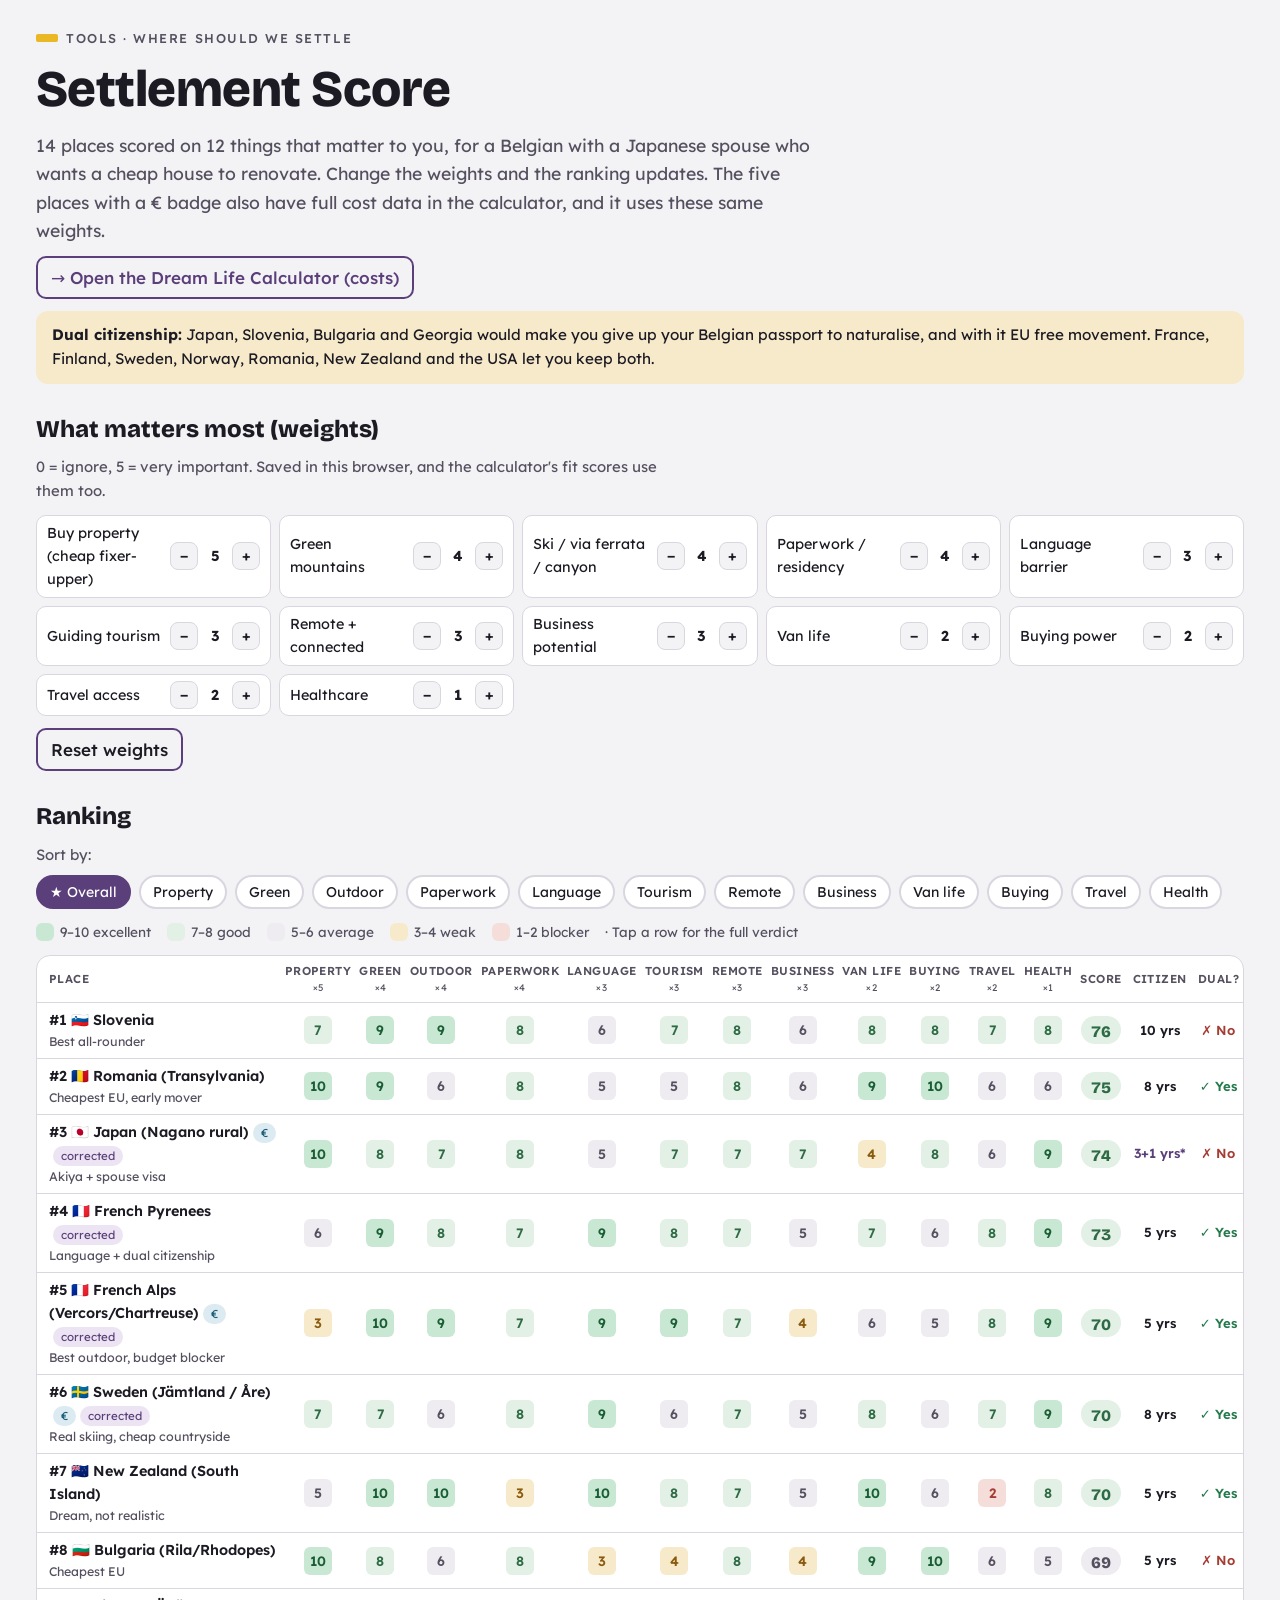
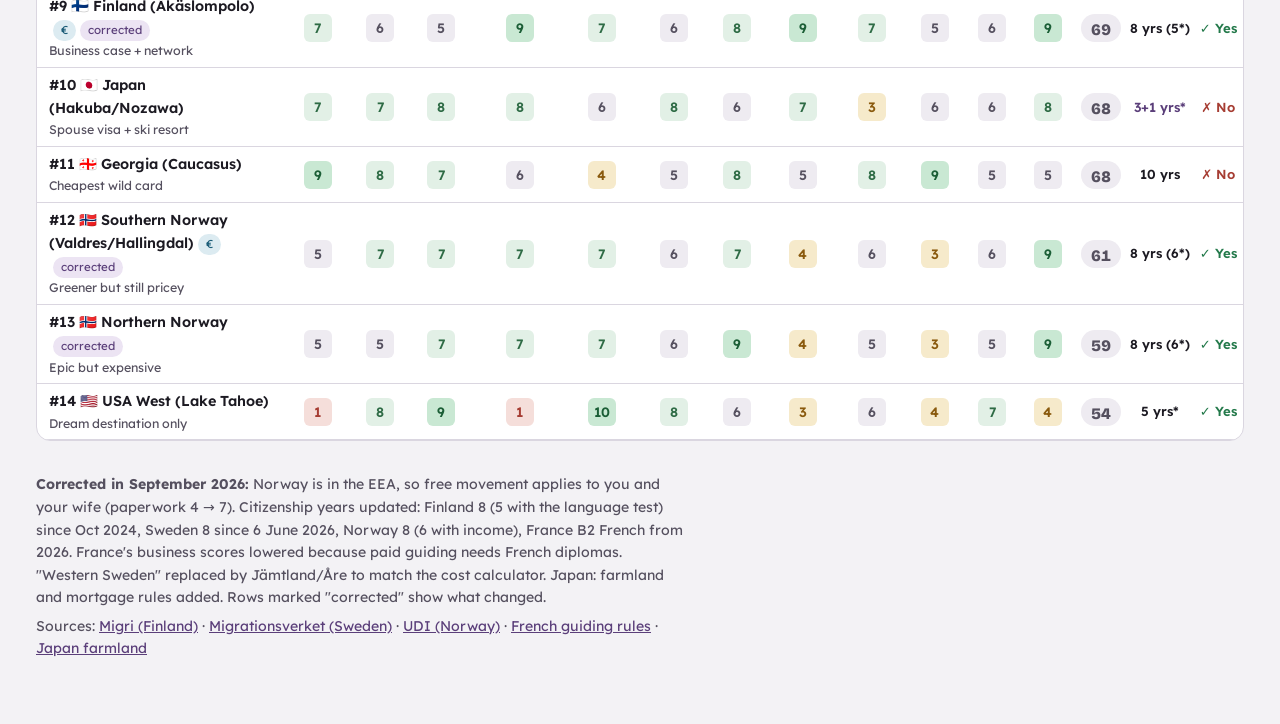
<file: dream-life/settlement.html>
<!doctype html>
<html lang="en">
<head>
<meta charset="utf-8">
<meta name="viewport" content="width=device-width, initial-scale=1, viewport-fit=cover">
<title>Settlement Score</title>
<link rel="preconnect" href="https://fonts.googleapis.com">
<link rel="preconnect" href="https://fonts.gstatic.com" crossorigin>
<link rel="stylesheet" href="https://fonts.googleapis.com/css2?family=Bricolage+Grotesque:opsz,wght@12..96,600;12..96,800&family=Lexend:wght@300;400;500;600&display=swap">
<style>
:root{
  --bg:#F3F2F5; --surface:#FFFFFF; --ink:#1C1A22; --muted:#55505F; --line:#DAD6E0;
  --accent:#5B3F7A; --accent-ink:#FFFFFF; --accent-soft:#ECE4F3; --marker:#E9B824;
  --ok:#23794A; --ok-soft:#DDF0E3; --mid:#8A5A0E; --mid-soft:#F6EACB; --no:#A63D33; --no-soft:#F5DEDA;
  --co:#1C5D78; --co-soft:#DCEBF1; --track:#EAE6EE; --grp:#F7F5F9;
  --s1:#F5DEDA; --s1i:#A63D33; --s2:#F6EACB; --s2i:#8A5A0E; --s3:#EEEBF1; --s3i:#55505F; --s4:#E2F0E6; --s4i:#2E6B45; --s5:#C9E8D3; --s5i:#1B5E36;
  --font-body:"Lexend", "Segoe UI", system-ui, sans-serif;
  --font-display:"Bricolage Grotesque", "Lexend", system-ui, sans-serif;
  color-scheme:light;
}
@media (prefers-color-scheme: dark){
  :root:not([data-theme="light"]){
    color-scheme:dark;
    --bg:#131118; --surface:#1C1922; --ink:#ECE8F1; --muted:#ABA4B6; --line:#2F2A38;
    --accent:#C4A6E0; --accent-ink:#131118; --accent-soft:#2D2438;
    --ok:#6FCF97; --ok-soft:#173826; --mid:#E3B45A; --mid-soft:#3A2E14; --no:#F08A7E; --no-soft:#3E1E1B;
    --co:#7CC0DB; --co-soft:#183440; --track:#29242F; --grp:#221E29;
    --s1:#3E1E1B; --s1i:#F08A7E; --s2:#3A2E14; --s2i:#E3B45A; --s3:#29242F; --s3i:#ABA4B6; --s4:#1B3325; --s4i:#8FD6AA; --s5:#1F4A30; --s5i:#A8E8C0;
  }
}
:root[data-theme="dark"]{
  color-scheme:dark;
  --bg:#131118; --surface:#1C1922; --ink:#ECE8F1; --muted:#ABA4B6; --line:#2F2A38;
  --accent:#C4A6E0; --accent-ink:#131118; --accent-soft:#2D2438;
  --ok:#6FCF97; --ok-soft:#173826; --mid:#E3B45A; --mid-soft:#3A2E14; --no:#F08A7E; --no-soft:#3E1E1B;
  --co:#7CC0DB; --co-soft:#183440; --track:#29242F; --grp:#221E29;
  --s1:#3E1E1B; --s1i:#F08A7E; --s2:#3A2E14; --s2i:#E3B45A; --s3:#29242F; --s3i:#ABA4B6; --s4:#1B3325; --s4i:#8FD6AA; --s5:#1F4A30; --s5i:#A8E8C0;
}
*{box-sizing:border-box}
[hidden]{display:none!important}
html{padding-top:env(safe-area-inset-top,0px);padding-bottom:env(safe-area-inset-bottom,0px)}
body{margin:0;background:var(--bg);color:var(--ink);font-family:var(--font-body);font-size:17px;line-height:1.6}
.wrap{max-width:1240px;margin:0 auto;padding-inline:16px;padding-block:28px 64px;display:flex;flex-direction:column;gap:32px}
h1,h2,h3{font-family:var(--font-display);line-height:1.15;text-wrap:balance;margin:0}
h1{font-size:clamp(2rem,6vw,3.2rem);font-weight:800;letter-spacing:-0.01em}
h2{font-size:1.5rem;font-weight:800}
p{margin:0;max-width:72ch}
a{color:var(--accent)}
button{font:inherit;color:inherit;cursor:pointer}
:focus-visible{outline:3px solid var(--marker);outline-offset:2px;border-radius:6px}
.eyebrow{font-size:.8rem;text-transform:uppercase;letter-spacing:.12em;color:var(--muted);font-weight:500;display:flex;align-items:center;gap:8px}
.eyebrow::before{content:"";width:22px;height:8px;background:var(--marker);border-radius:2px;display:inline-block}
header{display:flex;flex-direction:column;gap:12px}
.lead{font-size:1.1rem;color:var(--muted)}
.hint{color:var(--muted);font-size:.93rem}
.row{display:flex;flex-wrap:wrap;gap:8px;align-items:center}
.navlink{display:inline-flex;align-items:center;gap:6px;border:2px solid var(--accent);border-radius:10px;padding:6px 13px;font-weight:500;text-decoration:none;width:fit-content}
.alert{background:var(--mid-soft);border-radius:12px;padding:12px 16px;font-size:.95rem}
section{display:flex;flex-direction:column;gap:12px}
.seg button{border:2px solid var(--line);background:var(--surface);border-radius:999px;padding:4px 12px;font-size:.88rem}
.seg button[aria-pressed="true"]{border-color:var(--accent);background:var(--accent);color:var(--accent-ink)}
.weights{display:grid;grid-template-columns:repeat(auto-fill,minmax(230px,1fr));gap:8px}
.w{background:var(--surface);border:1px solid var(--line);border-radius:10px;padding:6px 10px;display:flex;align-items:center;justify-content:space-between;gap:8px;font-size:.9rem}
.w .ctl{display:flex;align-items:center;gap:6px}
.w button{width:28px;height:28px;border-radius:8px;border:1.5px solid var(--line);background:var(--bg);font-weight:600}
.w b{min-width:22px;text-align:center;font-variant-numeric:tabular-nums}
.tbl-wrap{overflow-x:auto;background:var(--surface);border:1px solid var(--line);border-radius:14px}
table{border-collapse:collapse;width:100%;font-size:.9rem}
th,td{padding:6px 4px;border-bottom:1px solid var(--line);text-align:center;vertical-align:middle}
th{font-size:.72rem;text-transform:uppercase;letter-spacing:.04em;color:var(--muted);font-weight:600;white-space:nowrap}
th.on{color:var(--accent)}
th small{display:block;font-weight:400;text-transform:none}
td.place{text-align:left;padding-left:12px;min-width:210px}
td.place .nm{font-weight:600}
td.place .nt{display:block;font-size:.78rem;color:var(--muted)}
tr.main{cursor:pointer}
tr.main:hover td{background:var(--grp)}
.sc{display:inline-block;width:28px;height:28px;line-height:28px;border-radius:6px;font-weight:600;font-size:.85rem;font-variant-numeric:tabular-nums}
.v1{background:var(--s1);color:var(--s1i)} .v2{background:var(--s2);color:var(--s2i)} .v3{background:var(--s3);color:var(--s3i)} .v4{background:var(--s4);color:var(--s4i)} .v5{background:var(--s5);color:var(--s5i)}
.tot{display:inline-block;padding:2px 10px;border-radius:999px;font-weight:800;font-family:var(--font-display);font-size:1rem;font-variant-numeric:tabular-nums}
.chip{display:inline-block;font-size:.72rem;border-radius:999px;padding:1px 8px;margin-left:4px;vertical-align:middle}
.chip.eur{background:var(--co-soft);color:var(--co)}
.chip.fix{background:var(--accent-soft);color:var(--accent)}
.dual{font-weight:600;font-size:.82rem}
.dual.y{color:var(--ok)} .dual.n{color:var(--no)}
.yrs{font-size:.82rem;font-weight:600;white-space:nowrap}
.yrs.sp{color:var(--accent)}
td.detail{text-align:left;padding:0 10px 14px;background:var(--grp)}
.det{display:flex;flex-direction:column;gap:10px;padding-top:12px}
.det .box{background:var(--surface);border:1px solid var(--line);border-radius:10px;padding:10px 14px;font-size:.93rem}
.det .lbl{font-size:.72rem;text-transform:uppercase;letter-spacing:.08em;color:var(--muted);font-weight:600}
.legend{display:flex;flex-wrap:wrap;gap:10px 16px;font-size:.85rem;color:var(--muted);align-items:center}
.legend span{display:inline-flex;align-items:center;gap:6px}
footer{color:var(--muted);font-size:.88rem;display:flex;flex-direction:column;gap:6px}
</style>
</head>
<body>
<div class="wrap">
  <header>
    <div class="eyebrow">Tools · where should we settle</div>
    <h1>Settlement Score</h1>
    <p class="lead">14 places scored on 12 things that matter to you, for a Belgian with a Japanese spouse who wants a cheap house to renovate. Change the weights and the ranking updates. The five places with a € badge also have full cost data in the calculator, and it uses these same weights.</p>
    <a class="navlink" href="index.html">→ Open the Dream Life Calculator (costs)</a>
    <div class="alert"><b>Dual citizenship:</b> Japan, Slovenia, Bulgaria and Georgia would make you give up your Belgian passport to naturalise, and with it EU free movement. France, Finland, Sweden, Norway, Romania, New Zealand and the USA let you keep both.</div>
  </header>

  <section aria-labelledby="h-w">
    <h2 id="h-w">What matters most (weights)</h2>
    <p class="hint">0 = ignore, 5 = very important. Saved in this browser, and the calculator's fit scores use them too.</p>
    <div class="weights" id="weights"></div>
    <div class="row"><button class="navlink" style="border-width:2px;background:none" type="button" id="resetW">Reset weights</button></div>
  </section>

  <section aria-labelledby="h-t">
    <h2 id="h-t">Ranking</h2>
    <div class="row"><span class="hint">Sort by:</span><div class="seg row" id="sort"></div></div>
    <div class="legend">
      <span><i class="sc v5" style="width:18px;height:18px"></i>9–10 excellent</span>
      <span><i class="sc v4" style="width:18px;height:18px"></i>7–8 good</span>
      <span><i class="sc v3" style="width:18px;height:18px"></i>5–6 average</span>
      <span><i class="sc v2" style="width:18px;height:18px"></i>3–4 weak</span>
      <span><i class="sc v1" style="width:18px;height:18px"></i>1–2 blocker</span>
      <span>· Tap a row for the full verdict</span>
    </div>
    <div class="tbl-wrap"><table id="tbl"></table></div>
  </section>

  <footer>
    <p><b>Corrected in September 2026:</b> Norway is in the EEA, so free movement applies to you and your wife (paperwork 4 → 7). Citizenship years updated: Finland 8 (5 with the language test) since Oct 2024, Sweden 8 since 6 June 2026, Norway 8 (6 with income), France B2 French from 2026. France's business scores lowered because paid guiding needs French diplomas. "Western Sweden" replaced by Jämtland/Åre to match the cost calculator. Japan: farmland and mortgage rules added. Rows marked "corrected" show what changed.</p>
    <p>Sources: <a href="https://migri.fi/en/period-of-residence" target="_blank" rel="noopener">Migri (Finland)</a> · <a href="https://www.migrationsverket.se/nyheter/news-archive/2026-05-06-new-rules-for-swedish-citizenship-from-6-june-2026.html" target="_blank" rel="noopener">Migrationsverket (Sweden)</a> · <a href="https://www.udi.no/en/want-to-apply/citizenship/citizenship-for-eueea-nationals-who-have-held-a-residence-permit-in-norway/" target="_blank" rel="noopener">UDI (Norway)</a> · <a href="https://www.sportsdenature.gouv.fr/canyonisme/reglementation/encadrement" target="_blank" rel="noopener">French guiding rules</a> · <a href="https://japan-law-tax.com/blog/real-estate-japan/buy-farm-land-japan/" target="_blank" rel="noopener">Japan farmland</a></p>
  </footer>
</div>

<script src="settlement-data.js"></script>
<script>
"use strict";
let W = settleWeights(), sortBy = "overall", open = null;
const saveW = () => { try { localStorage.setItem(SETTLE_KEY, JSON.stringify({ weights: W })); } catch(e){} };
const esc = s => String(s ?? "").replace(/[&<>"]/g, c => ({"&":"&amp;","<":"&lt;",">":"&gt;",'"':"&quot;"}[c]));
const band = v => v >= 9 ? 5 : v >= 7 ? 4 : v >= 5 ? 3 : v >= 3 ? 2 : 1;

function buildWeights(){
  document.getElementById("weights").innerHTML = SETTLE_CRITERIA.map(c => `<div class="w"><span>${esc(c.label)}</span><span class="ctl">
    <button type="button" data-k="${c.key}" data-d="-1" aria-label="Less important: ${esc(c.label)}">−</button><b id="wv-${c.key}">${W[c.key]}</b>
    <button type="button" data-k="${c.key}" data-d="1" aria-label="More important: ${esc(c.label)}">+</button></span></div>`).join("");
  document.querySelectorAll("#weights button").forEach(b => b.addEventListener("click", () => {
    const k = b.dataset.k; W[k] = Math.max(0, Math.min(5, W[k] + +b.dataset.d));
    document.getElementById("wv-"+k).textContent = W[k]; saveW(); render();
  }));
}
function buildSort(){
  const opts = [["overall","★ Overall"]].concat(SETTLE_CRITERIA.map(c => [c.key, c.short]));
  const el = document.getElementById("sort");
  el.innerHTML = opts.map(([k,t]) => `<button type="button" data-k="${k}" aria-pressed="${k===sortBy}">${esc(t)}</button>`).join("");
  el.querySelectorAll("button").forEach(b => b.addEventListener("click", () => { sortBy = b.dataset.k; buildSort(); render(); }));
}
function render(){
  const rows = SETTLE_PLACES.map(p => ({ p, total: settleScore(p, W) }))
    .sort((a,b) => sortBy === "overall" ? b.total - a.total : (b.p.scores[sortBy] - a.p.scores[sortBy]) || (b.total - a.total));
  const cols = SETTLE_CRITERIA.length + 4;
  let h = `<thead><tr><th style="text-align:left;padding-left:12px">Place</th>${SETTLE_CRITERIA.map(c => `<th class="${c.key===sortBy?"on":""}">${esc(c.short)}<small>×${W[c.key]}</small></th>`).join("")}<th>Score</th><th>Citizen</th><th>Dual?</th></tr></thead><tbody>`;
  rows.forEach(({p,total}, i) => {
    h += `<tr class="main" data-id="${p.id}" tabindex="0" aria-expanded="${open===p.id}">
      <td class="place"><span class="nm">#${i+1} ${p.flag} ${esc(p.name)}</span>${p.calc?`<span class="chip eur" title="Full cost data in the calculator">€</span>`:""}${p.fixed?`<span class="chip fix">corrected</span>`:""}<span class="nt">${esc(p.note)}</span></td>
      ${SETTLE_CRITERIA.map(c => `<td><span class="sc v${band(p.scores[c.key])}">${p.scores[c.key]}</span></td>`).join("")}
      <td><span class="tot sc v${band(total/10)}" style="width:auto">${total}</span></td>
      <td><span class="yrs${p.citizenship.spouse?" sp":""}">${esc(p.citizenship.years)}</span></td>
      <td><span class="dual ${p.citizenship.dual?"y":"n"}">${p.citizenship.dual?"✓ Yes":"✗ No"}</span></td></tr>`;
    if (open === p.id) h += `<tr><td class="detail" colspan="${cols}"><div class="det">
      <div class="box"><span class="lbl">Verdict</span><p>${esc(p.comments)}</p></div>
      <div class="box"><span class="lbl">Citizenship path</span><p>${esc(p.citizenship.note)}</p></div>
      ${p.fixed?`<div class="box"><span class="lbl">Corrected</span><p>${esc(p.fixed)}</p></div>`:""}
      ${p.calc?`<a class="navlink" href="index.html">→ See what ${esc(p.name)} costs in the calculator</a>`:""}
    </div></td></tr>`;
  });
  const t = document.getElementById("tbl");
  t.innerHTML = h + `</tbody>`;
  t.querySelectorAll("tr.main").forEach(tr => {
    const toggle = () => { open = open === tr.dataset.id ? null : tr.dataset.id; render(); };
    tr.addEventListener("click", toggle);
    tr.addEventListener("keydown", e => { if (e.key === "Enter" || e.key === " ") { e.preventDefault(); toggle(); } });
  });
}
document.getElementById("resetW").addEventListener("click", () => {
  SETTLE_CRITERIA.forEach(c => W[c.key] = c.weight); saveW(); buildWeights(); render();
});
buildWeights(); buildSort(); render();
</script>
</body>
</html>
</file>
